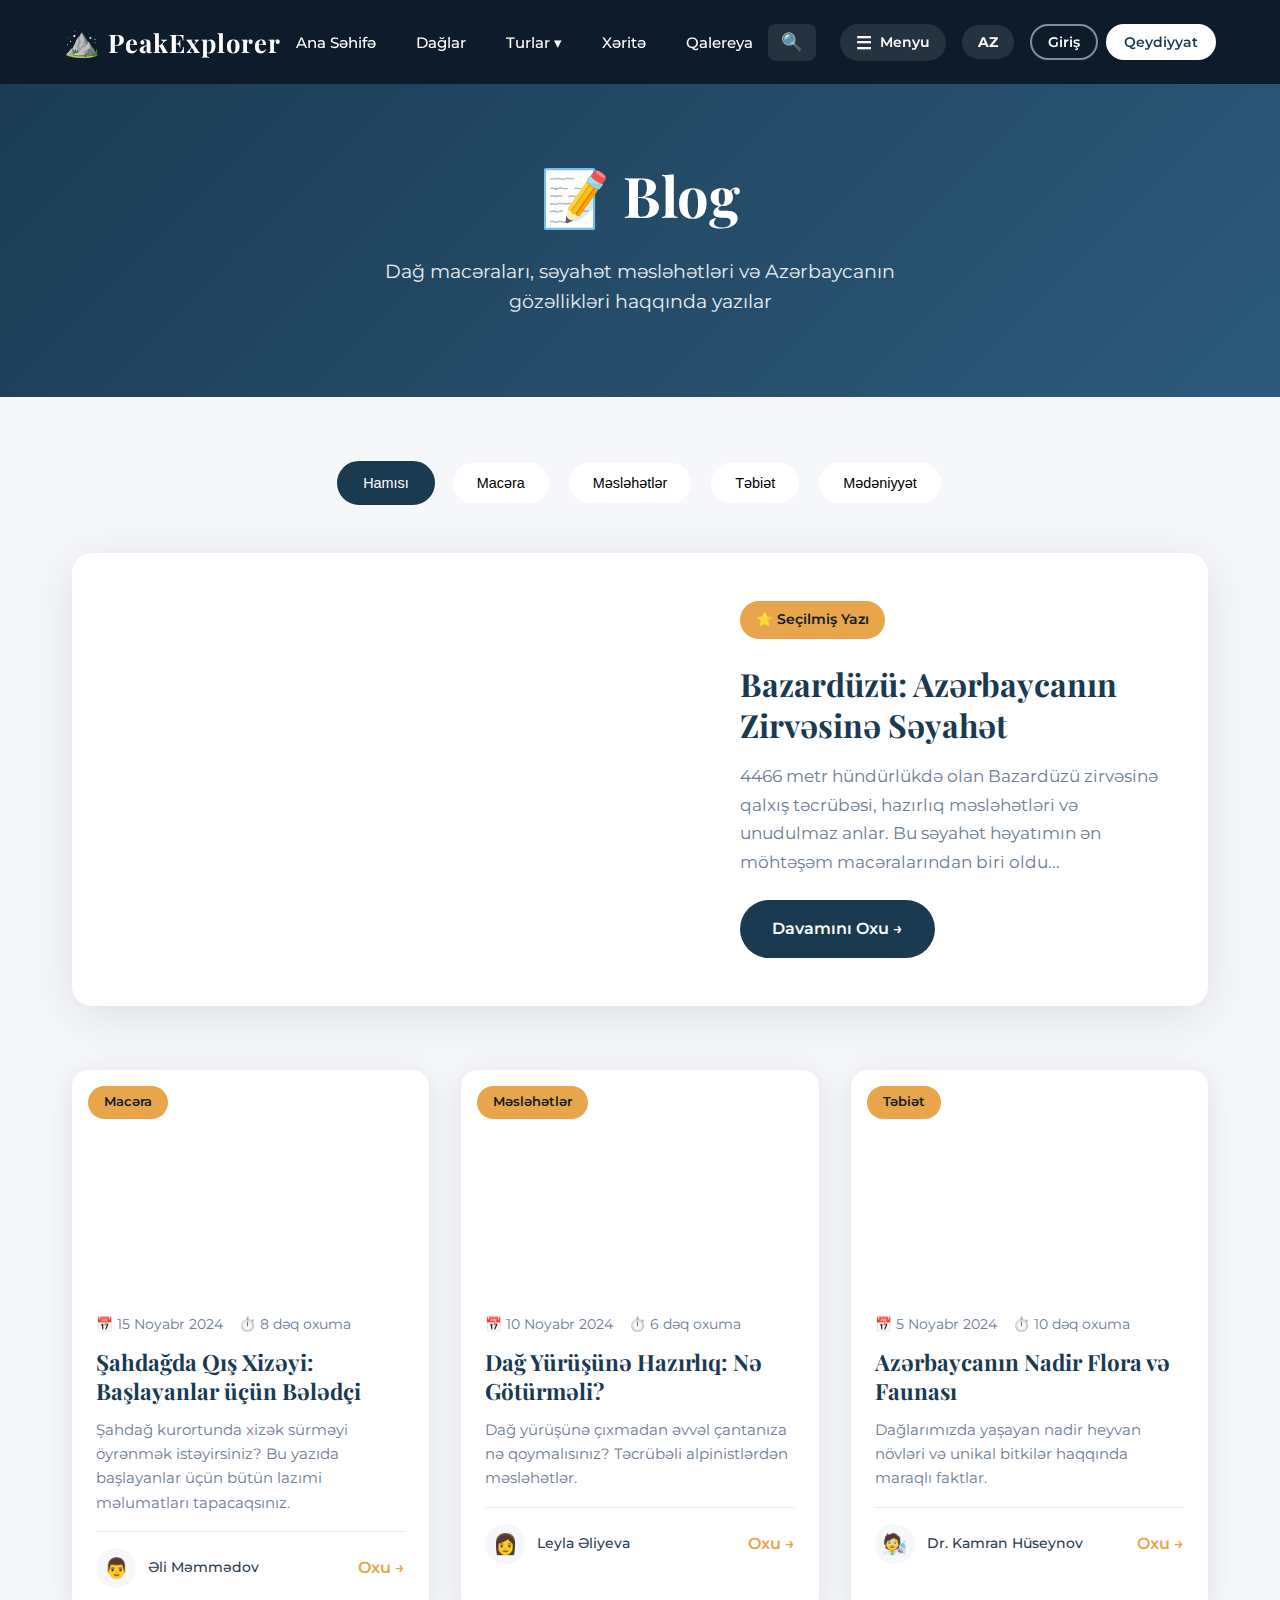
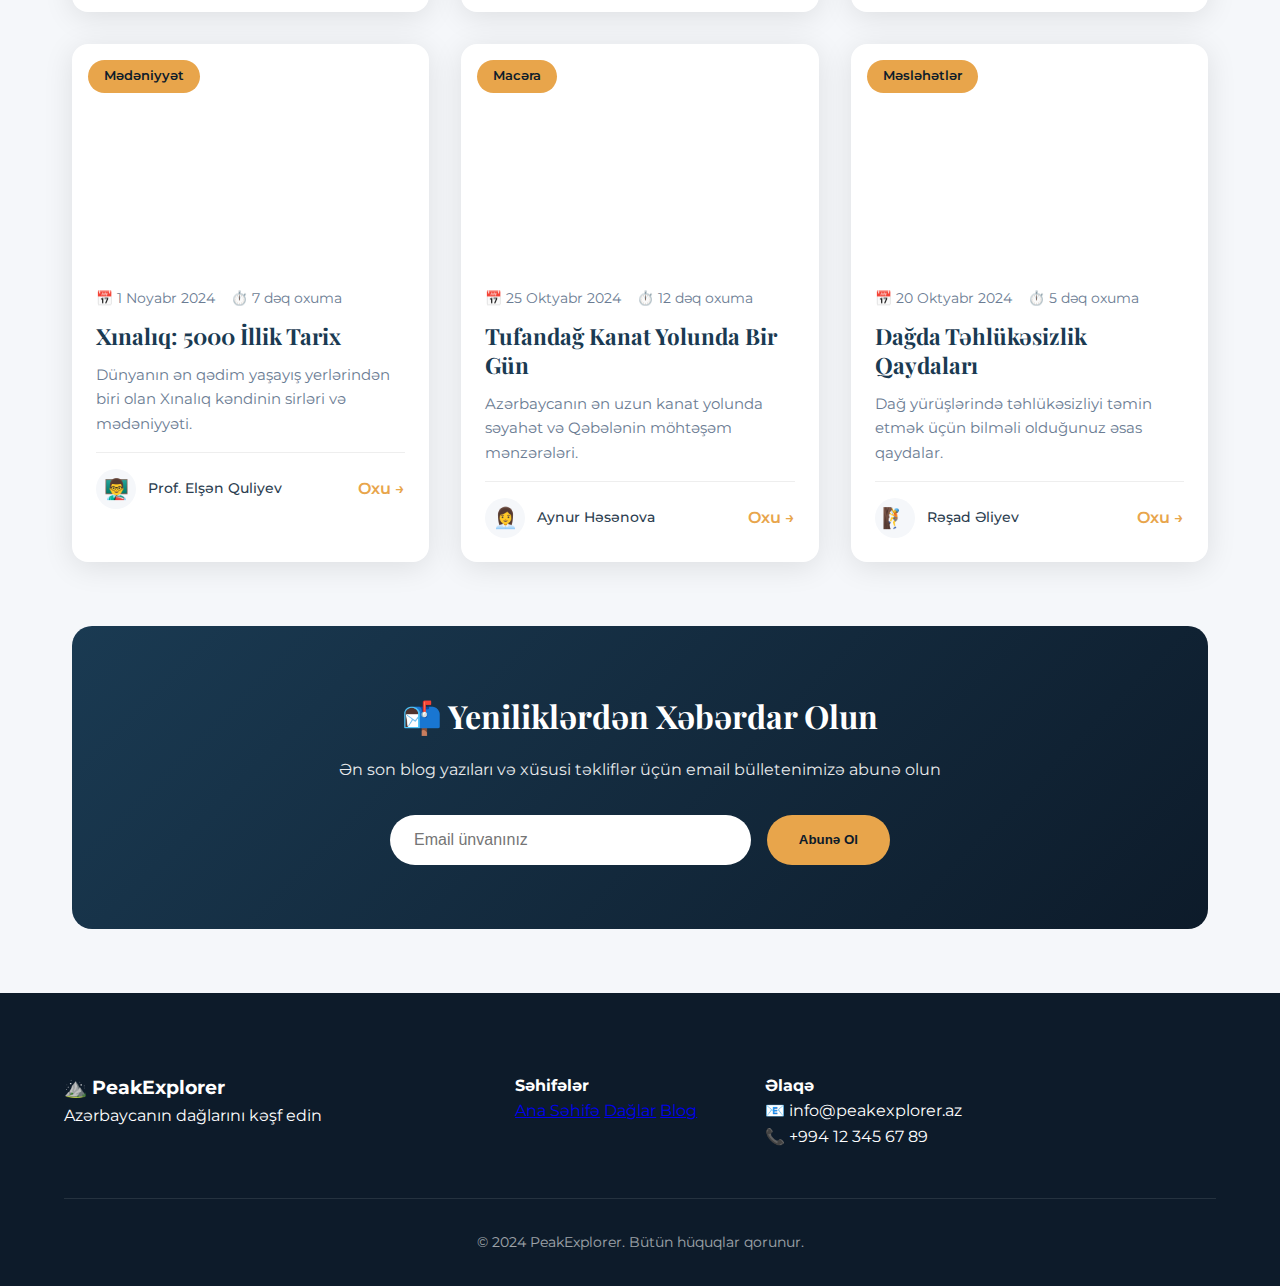
<file: blog.html>
﻿<!DOCTYPE html>
<html lang="az">
<head>
    <meta charset="UTF-8">
    <meta name="viewport" content="width=device-width, initial-scale=1.0">
    <title>Blog | PeakExplorer</title>
    <link rel="icon" href="data:image/svg+xml,<svg xmlns='http://www.w3.org/2000/svg' viewBox='0 0 100 100'><text y='0.9em' font-size='90'>⛰️</text></svg>">
    <link rel="stylesheet" href="style.css">
    <link rel="preconnect" href="https://fonts.googleapis.com">
    <link rel="preconnect" href="https://fonts.gstatic.com" crossorigin>
    <link href="https://fonts.googleapis.com/css2?family=Playfair+Display:wght@400;600;700&family=Montserrat:wght@300;400;500;600&display=swap" rel="stylesheet">
    <style>
        .blog-hero {
            background: linear-gradient(135deg, var(--color-primary) 0%, var(--color-secondary) 100%);
            padding: 150px 0 80px;
            text-align: center;
            color: white;
        }
        
        .blog-hero h1 {
            font-family: var(--font-heading);
            font-size: 3.5rem;
            margin-bottom: 1rem;
        }
        
        .blog-hero p {
            font-size: 1.2rem;
            opacity: 0.9;
            max-width: 600px;
            margin: 0 auto;
        }
        
        .blog-container {
            max-width: 1200px;
            margin: 0 auto;
            padding: 4rem 2rem;
        }
        
        .blog-categories {
            display: flex;
            justify-content: center;
            gap: 1rem;
            margin-bottom: 3rem;
            flex-wrap: wrap;
        }
        
        .category-btn {
            padding: 0.75rem 1.5rem;
            background: white;
            border: 2px solid var(--color-light);
            border-radius: 50px;
            font-size: 0.9rem;
            font-weight: 500;
            cursor: pointer;
            transition: all 0.3s ease;
        }
        
        .category-btn:hover,
        .category-btn.active {
            background: var(--color-primary);
            color: white;
            border-color: var(--color-primary);
        }
        
        .blog-grid {
            display: grid;
            grid-template-columns: repeat(auto-fill, minmax(350px, 1fr));
            gap: 2rem;
        }
        
        .blog-card {
            background: white;
            border-radius: 16px;
            overflow: hidden;
            box-shadow: 0 5px 30px rgba(0, 0, 0, 0.1);
            transition: all 0.3s ease;
        }
        
        .blog-card:hover {
            transform: translateY(-10px);
            box-shadow: 0 15px 50px rgba(0, 0, 0, 0.15);
        }
        
        .blog-card-image {
            height: 220px;
            background-size: cover;
            background-position: center;
            position: relative;
        }
        
        .blog-card-category {
            position: absolute;
            top: 1rem;
            left: 1rem;
            background: var(--color-accent);
            color: var(--color-dark);
            padding: 0.4rem 1rem;
            border-radius: 50px;
            font-size: 0.8rem;
            font-weight: 600;
        }
        
        .blog-card-content {
            padding: 1.5rem;
        }
        
        .blog-card-meta {
            display: flex;
            align-items: center;
            gap: 1rem;
            font-size: 0.85rem;
            color: var(--color-text-light);
            margin-bottom: 0.75rem;
        }
        
        .blog-card-title {
            font-family: var(--font-heading);
            font-size: 1.4rem;
            color: var(--color-primary);
            margin-bottom: 0.75rem;
            line-height: 1.3;
        }
        
        .blog-card-excerpt {
            color: var(--color-text-light);
            font-size: 0.95rem;
            line-height: 1.6;
            margin-bottom: 1rem;
        }
        
        .blog-card-footer {
            display: flex;
            justify-content: space-between;
            align-items: center;
            padding-top: 1rem;
            border-top: 1px solid #eee;
        }
        
        .blog-author {
            display: flex;
            align-items: center;
            gap: 0.75rem;
        }
        
        .blog-author-avatar {
            width: 40px;
            height: 40px;
            border-radius: 50%;
            background: var(--color-light);
            display: flex;
            align-items: center;
            justify-content: center;
            font-size: 1.25rem;
        }
        
        .blog-author-name {
            font-weight: 500;
            font-size: 0.9rem;
        }
        
        .blog-read-more {
            color: var(--color-accent);
            font-weight: 600;
            text-decoration: none;
            display: flex;
            align-items: center;
            gap: 0.5rem;
            transition: all 0.3s ease;
        }
        
        .blog-read-more:hover {
            color: var(--color-accent-dark);
            gap: 0.75rem;
        }
        
        /* Featured Post */
        .featured-post {
            background: white;
            border-radius: 20px;
            overflow: hidden;
            box-shadow: 0 10px 50px rgba(0, 0, 0, 0.1);
            margin-bottom: 4rem;
            display: grid;
            grid-template-columns: 1.2fr 1fr;
        }
        
        .featured-image {
            height: 100%;
            min-height: 400px;
            background-size: cover;
            background-position: center;
        }
        
        .featured-content {
            padding: 3rem;
            display: flex;
            flex-direction: column;
            justify-content: center;
        }
        
        .featured-badge {
            display: inline-flex;
            align-items: center;
            gap: 0.5rem;
            background: var(--color-accent);
            color: var(--color-dark);
            padding: 0.5rem 1rem;
            border-radius: 50px;
            font-size: 0.85rem;
            font-weight: 600;
            width: fit-content;
            margin-bottom: 1.5rem;
        }
        
        .featured-title {
            font-family: var(--font-heading);
            font-size: 2rem;
            color: var(--color-primary);
            margin-bottom: 1rem;
            line-height: 1.3;
        }
        
        .featured-excerpt {
            color: var(--color-text-light);
            font-size: 1.05rem;
            line-height: 1.7;
            margin-bottom: 1.5rem;
        }
        
        .featured-btn {
            display: inline-flex;
            align-items: center;
            gap: 0.5rem;
            background: var(--color-primary);
            color: white;
            padding: 1rem 2rem;
            border-radius: 50px;
            text-decoration: none;
            font-weight: 600;
            transition: all 0.3s ease;
            width: fit-content;
        }
        
        .featured-btn:hover {
            background: var(--color-secondary);
            transform: translateX(5px);
        }
        
        /* Newsletter */
        .newsletter-section {
            background: linear-gradient(135deg, var(--color-primary) 0%, var(--color-dark) 100%);
            padding: 4rem;
            border-radius: 20px;
            text-align: center;
            margin-top: 4rem;
            color: white;
        }
        
        .newsletter-section h2 {
            font-family: var(--font-heading);
            font-size: 2rem;
            margin-bottom: 1rem;
        }
        
        .newsletter-section p {
            opacity: 0.9;
            margin-bottom: 2rem;
        }
        
        .newsletter-form {
            display: flex;
            gap: 1rem;
            max-width: 500px;
            margin: 0 auto;
        }
        
        .newsletter-form input {
            flex: 1;
            padding: 1rem 1.5rem;
            border: none;
            border-radius: 50px;
            font-size: 1rem;
        }
        
        .newsletter-form button {
            background: var(--color-accent);
            color: var(--color-dark);
            border: none;
            padding: 1rem 2rem;
            border-radius: 50px;
            font-weight: 600;
            cursor: pointer;
            transition: all 0.3s ease;
        }
        
        .newsletter-form button:hover {
            background: var(--color-accent-dark);
        }
        
        @media (max-width: 768px) {
            .blog-hero h1 {
                font-size: 2.5rem;
            }
            
            .featured-post {
                grid-template-columns: 1fr;
            }
            
            .featured-image {
                min-height: 250px;
            }
            
            .blog-grid {
                grid-template-columns: 1fr;
            }
            
            .newsletter-form {
                flex-direction: column;
            }
        }
    </style>
</head>
<body>
    
    <nav class="navbar navbar-dark">
        <a href="index.html" class="logo">
            <span class="logo-icon">⛰️</span>
            <span class="logo-text">PeakExplorer</span>
        </a>
        <ul class="nav-links">
            <li><a href="index.html">Ana Səhifə</a></li>
            <li><a href="index.html#mountains">Dağlar</a></li>
            <li class="nav-dropdown-item">
                <a href="index.html#tours" class="nav-dropdown-trigger">Turlar ▾</a>
                <div class="nav-submenu">
                    <a href="index.html#tours" class="submenu-item">
                        <span class="submenu-icon">🌟</span>
                        <span>Popular Turlar</span>
                    </a>
                    <a href="hotels.html" class="submenu-item">
                        <span class="submenu-icon">🏨</span>
                        <span>Otellər</span>
                    </a>
                    <a href="restaurants.html" class="submenu-item">
                        <span class="submenu-icon">🍽️</span>
                        <span>Restoranlar</span>
                    </a>
                    <a href="car-rental.html" class="submenu-item">
                        <span class="submenu-icon">🚗</span>
                        <span>Maşın Kirayəsi</span>
                    </a>
                </div>
            </li>
            <li><a href="index.html#map">Xəritə</a></li>
            <li><a href="index.html#gallery">Qalereya</a></li>
        </ul>
        <div class="nav-actions">
            
            <div class="nav-search">
                <button class="search-toggle-btn" id="searchToggleBtn" title="Axtar">🔍</button>
            </div>
            
            
            <div class="nav-dropdown menu-dropdown">
                <button class="nav-dropdown-btn">
                    <span>☰</span>
                    <span>Menyu</span>
                </button>
                <div class="nav-dropdown-content">
                    <a href="about.html">Haqqımızda</a>
                    <a href="contact.html">Əlaqə</a>
                    <a href="blog.html" class="active">Blog</a>
                    <a href="faq.html">FAQ</a>
                </div>
            </div>
            
            
            <div class="nav-dropdown lang-dropdown">
                <button class="nav-dropdown-btn" id="langDropdownBtn">
                    <span class="lang-current">AZ</span>
                </button>
                <div class="nav-dropdown-content">
                    <button class="lang-option active" data-lang="az">
                        <span class="lang-flag">🇦🇿</span>
                        <span>Azərbaycan</span>
                    </button>
                    <button class="lang-option" data-lang="en">
                        <span class="lang-flag">🇬🇧</span>
                        <span>English</span>
                    </button>
                    <button class="lang-option" data-lang="ru">
                        <span class="lang-flag">🇷🇺</span>
                        <span>Русский</span>
                    </button>
                    <button class="lang-option" data-lang="tr">
                        <span class="lang-flag">🇹🇷</span>
                        <span>Türkçe</span>
                    </button>
                </div>
            </div>
            
            
            <div class="auth-buttons" id="authButtons">
                <button class="auth-btn login-btn" onclick="window.location.href='index.html'">Giriş</button>
                <button class="auth-btn signup-btn" onclick="window.location.href='index.html'">Qeydiyyat</button>
            </div>
            
            <div class="nav-dropdown user-dropdown" id="userProfile" style="display: none;">
                <button class="nav-dropdown-btn user-dropdown-btn" id="userDropdownBtn">
                    <span class="user-avatar" id="userAvatarNav">👤</span>
                    <span class="user-name" id="userName"></span>
                </button>
                <div class="nav-dropdown-content" id="userDropdownContent">
                    <a href="profile.html" class="dropdown-item">
                        <span>👤</span>
                        <span>Profil</span>
                    </a>
                    <button class="dropdown-item logout-item" onclick="logout()">
                        <span>🚪</span>
                        <span>Çıxış</span>
                    </button>
                </div>
            </div>
        </div>
    </nav>

    
    <div class="search-modal" id="searchModal">
        <div class="search-modal-content">
            <button class="search-close-btn" id="searchCloseBtn">✕</button>
            <div class="search-header">
                <h2 data-lang-az="Axtar" data-lang-en="Search" data-lang-ru="Поиск" data-lang-tr="Ara">Axtar</h2>
            </div>
            <div class="search-input-wrapper">
                <span class="search-icon">🔍</span>
                <input type="text" id="searchInput" placeholder="Dağ, tur və ya məkan axtar..." data-placeholder-az="Dağ, tur və ya məkan axtar..." data-placeholder-en="Search for mountains, tours or locations..." data-placeholder-ru="Поиск гор, туров или мест..." data-placeholder-tr="Dağ, tur veya yer ara...">
                <button class="search-clear-btn" id="searchClearBtn" style="display: none;">✕</button>
            </div>
            <div class="search-filters">
                <button class="search-filter-btn active" data-filter="all" data-lang-az="Hamısı" data-lang-en="All" data-lang-ru="Все" data-lang-tr="Tümü">Hamısı</button>
                <button class="search-filter-btn" data-filter="mountains" data-lang-az="Dağlar" data-lang-en="Mountains" data-lang-ru="Горы" data-lang-tr="Dağlar">Dağlar</button>
                <button class="search-filter-btn" data-filter="tours" data-lang-az="Turlar" data-lang-en="Tours" data-lang-ru="Туры" data-lang-tr="Turlar">Turlar</button>
            </div>
            <div class="search-results" id="searchResults">
                <div class="search-placeholder">
                    <span>🔍</span>
                    <p data-lang-az="Axtarış nəticələri burada görünəcək" data-lang-en="Search results will appear here" data-lang-ru="Результаты поиска появятся здесь" data-lang-tr="Arama sonuçları burada görünecek">Axtarış nəticələri burada görünəcək</p>
                </div>
            </div>
        </div>
    </div>

    
    <section class="blog-hero">
        <h1>📝 Blog</h1>
        <p>Dağ macəraları, səyahət məsləhətləri və Azərbaycanın gözəllikləri haqqında yazılar</p>
    </section>

    
    <div class="blog-container">
        
        <div class="blog-categories">
            <button class="category-btn active" data-category="all">Hamısı</button>
            <button class="category-btn" data-category="adventure">Macəra</button>
            <button class="category-btn" data-category="tips">Məsləhətlər</button>
            <button class="category-btn" data-category="nature">Təbiət</button>
            <button class="category-btn" data-category="culture">Mədəniyyət</button>
        </div>

        
        <article class="featured-post">
            <div class="featured-image" style="background-image: url('https://images.unsplash.com/photo-1464822759023-fed622ff2c3b?q=80&w=2070')"></div>
            <div class="featured-content">
                <span class="featured-badge">⭐ Seçilmiş Yazı</span>
                <h2 class="featured-title">Bazardüzü: Azərbaycanın Zirvəsinə Səyahət</h2>
                <p class="featured-excerpt">4466 metr hündürlükdə olan Bazardüzü zirvəsinə qalxış təcrübəsi, hazırlıq məsləhətləri və unudulmaz anlar. Bu səyahət həyatımın ən möhtəşəm macəralarından biri oldu...</p>
                <a href="javascript:void(0)" class="featured-btn" onclick="openBlogPost('featured')">Davamını Oxu →</a>
            </div>
        </article>

        
        <div class="blog-grid">
            <article class="blog-card" data-category="adventure">
                <div class="blog-card-image" style="background-image: url('https://images.unsplash.com/photo-1491002052546-bf38f186af56?q=80&w=2083')">
                    <span class="blog-card-category">Macəra</span>
                </div>
                <div class="blog-card-content">
                    <div class="blog-card-meta">
                        <span>📅 15 Noyabr 2024</span>
                        <span>⏱️ 8 dəq oxuma</span>
                    </div>
                    <h3 class="blog-card-title">Şahdağda Qış Xizəyi: Başlayanlar üçün Bələdçi</h3>
                    <p class="blog-card-excerpt">Şahdağ kurortunda xizək sürməyi öyrənmək istəyirsiniz? Bu yazıda başlayanlar üçün bütün lazımi məlumatları tapacaqsınız.</p>
                    <div class="blog-card-footer">
                        <div class="blog-author">
                            <span class="blog-author-avatar">👨</span>
                            <span class="blog-author-name">Əli Məmmədov</span>
                        </div>
                        <a href="javascript:void(0)" class="blog-read-more" onclick="openBlogPost('shahdag-ski')">Oxu →</a>
                    </div>
                </div>
            </article>

            <article class="blog-card" data-category="tips">
                <div class="blog-card-image" style="background-image: url('https://images.unsplash.com/photo-1551632811-561732d1e306?q=80&w=2070')">
                    <span class="blog-card-category">Məsləhətlər</span>
                </div>
                <div class="blog-card-content">
                    <div class="blog-card-meta">
                        <span>📅 10 Noyabr 2024</span>
                        <span>⏱️ 6 dəq oxuma</span>
                    </div>
                    <h3 class="blog-card-title">Dağ Yürüşünə Hazırlıq: Nə Götürməli?</h3>
                    <p class="blog-card-excerpt">Dağ yürüşünə çıxmadan əvvəl çantanıza nə qoymalısınız? Təcrübəli alpinistlərdən məsləhətlər.</p>
                    <div class="blog-card-footer">
                        <div class="blog-author">
                            <span class="blog-author-avatar">👩</span>
                            <span class="blog-author-name">Leyla Əliyeva</span>
                        </div>
                        <a href="javascript:void(0)" class="blog-read-more" onclick="openBlogPost('hiking-prep')">Oxu →</a>
                    </div>
                </div>
            </article>

            <article class="blog-card" data-category="nature">
                <div class="blog-card-image" style="background-image: url('https://images.unsplash.com/photo-1506905925346-21bda4d32df4?q=80&w=2070')">
                    <span class="blog-card-category">Təbiət</span>
                </div>
                <div class="blog-card-content">
                    <div class="blog-card-meta">
                        <span>📅 5 Noyabr 2024</span>
                        <span>⏱️ 10 dəq oxuma</span>
                    </div>
                    <h3 class="blog-card-title">Azərbaycanın Nadir Flora və Faunası</h3>
                    <p class="blog-card-excerpt">Dağlarımızda yaşayan nadir heyvan növləri və unikal bitkilər haqqında maraqlı faktlar.</p>
                    <div class="blog-card-footer">
                        <div class="blog-author">
                            <span class="blog-author-avatar">🧑‍🔬</span>
                            <span class="blog-author-name">Dr. Kamran Hüseynov</span>
                        </div>
                        <a href="javascript:void(0)" class="blog-read-more" onclick="openBlogPost('flora-fauna')">Oxu →</a>
                    </div>
                </div>
            </article>

            <article class="blog-card" data-category="culture">
                <div class="blog-card-image" style="background-image: url('https://images.unsplash.com/photo-1518709268805-4e9042af9f23?q=80&w=2084')">
                    <span class="blog-card-category">Mədəniyyət</span>
                </div>
                <div class="blog-card-content">
                    <div class="blog-card-meta">
                        <span>📅 1 Noyabr 2024</span>
                        <span>⏱️ 7 dəq oxuma</span>
                    </div>
                    <h3 class="blog-card-title">Xınalıq: 5000 İllik Tarix</h3>
                    <p class="blog-card-excerpt">Dünyanın ən qədim yaşayış yerlərindən biri olan Xınalıq kəndinin sirləri və mədəniyyəti.</p>
                    <div class="blog-card-footer">
                        <div class="blog-author">
                            <span class="blog-author-avatar">👨‍🏫</span>
                            <span class="blog-author-name">Prof. Elşən Quliyev</span>
                        </div>
                        <a href="javascript:void(0)" class="blog-read-more" onclick="openBlogPost('khinaliq')">Oxu →</a>
                    </div>
                </div>
            </article>

            <article class="blog-card" data-category="adventure">
                <div class="blog-card-image" style="background-image: url('https://images.unsplash.com/photo-1454496522488-7a8e488e8606?q=80&w=2076')">
                    <span class="blog-card-category">Macəra</span>
                </div>
                <div class="blog-card-content">
                    <div class="blog-card-meta">
                        <span>📅 25 Oktyabr 2024</span>
                        <span>⏱️ 12 dəq oxuma</span>
                    </div>
                    <h3 class="blog-card-title">Tufandağ Kanat Yolunda Bir Gün</h3>
                    <p class="blog-card-excerpt">Azərbaycanın ən uzun kanat yolunda səyahət və Qəbələnin möhtəşəm mənzərələri.</p>
                    <div class="blog-card-footer">
                        <div class="blog-author">
                            <span class="blog-author-avatar">👩‍💼</span>
                            <span class="blog-author-name">Aynur Həsənova</span>
                        </div>
                        <a href="javascript:void(0)" class="blog-read-more" onclick="openBlogPost('tufandag')">Oxu →</a>
                    </div>
                </div>
            </article>

            <article class="blog-card" data-category="tips">
                <div class="blog-card-image" style="background-image: url('https://images.unsplash.com/photo-1533240332313-0db49b459ad6?q=80&w=2074')">
                    <span class="blog-card-category">Məsləhətlər</span>
                </div>
                <div class="blog-card-content">
                    <div class="blog-card-meta">
                        <span>📅 20 Oktyabr 2024</span>
                        <span>⏱️ 5 dəq oxuma</span>
                    </div>
                    <h3 class="blog-card-title">Dağda Təhlükəsizlik Qaydaları</h3>
                    <p class="blog-card-excerpt">Dağ yürüşlərində təhlükəsizliyi təmin etmək üçün bilməli olduğunuz əsas qaydalar.</p>
                    <div class="blog-card-footer">
                        <div class="blog-author">
                            <span class="blog-author-avatar">🧗</span>
                            <span class="blog-author-name">Rəşad Əliyev</span>
                        </div>
                        <a href="javascript:void(0)" class="blog-read-more" onclick="openBlogPost('safety')">Oxu →</a>
                    </div>
                </div>
            </article>
        </div>

        
        <div class="newsletter-section">
            <h2>📬 Yeniliklərdən Xəbərdar Olun</h2>
            <p>Ən son blog yazıları və xüsusi təkliflər üçün email bülletenimizə abunə olun</p>
            <form class="newsletter-form" onsubmit="subscribeNewsletter(event)">
                <input type="email" placeholder="Email ünvanınız" required>
                <button type="submit">Abunə Ol</button>
            </form>
        </div>
    </div>

    
    <footer class="footer">
        <div class="footer-content">
            <div class="footer-section">
                <h3>⛰️ PeakExplorer</h3>
                <p>Azərbaycanın dağlarını kəşf edin</p>
            </div>
            <div class="footer-section">
                <h4>Səhifələr</h4>
                <a href="index.html">Ana Səhifə</a>
                <a href="index.html#mountains">Dağlar</a>
                <a href="blog.html">Blog</a>
            </div>
            <div class="footer-section">
                <h4>Əlaqə</h4>
                <p>📧 info@peakexplorer.az</p>
                <p>📞 +994 12 345 67 89</p>
            </div>
        </div>
        <div class="footer-bottom">
            <p>© 2024 PeakExplorer. Bütün hüquqlar qorunur.</p>
        </div>
    </footer>

    
    <div class="blog-modal" id="blogModal">
        <div class="blog-modal-content">
            <button class="blog-modal-close" onclick="closeBlogModal()">✕</button>
            <div class="blog-modal-image" id="modalImage"></div>
            <div class="blog-modal-body">
                <span class="blog-modal-category" id="modalCategory">Kateqoriya</span>
                <h1 class="blog-modal-title" id="modalTitle">Başlıq</h1>
                <div class="blog-modal-meta">
                    <span id="modalDate">📅 Tarix</span>
                    <span id="modalReadTime">⏱️ Oxuma vaxtı</span>
                    <span id="modalAuthor">✍️ Müəllif</span>
                </div>
                <div class="blog-modal-text" id="modalText">
                    Mətn...
                </div>
                <div class="blog-modal-tags">
                    <span class="blog-tag">#dağlar</span>
                    <span class="blog-tag">#səyahət</span>
                    <span class="blog-tag">#Azərbaycan</span>
                </div>
                <div class="blog-modal-share">
                    <span>Paylaş:</span>
                    <button onclick="sharePost('facebook')">📘 Facebook</button>
                    <button onclick="sharePost('twitter')">🐦 Twitter</button>
                    <button onclick="sharePost('whatsapp')">💬 WhatsApp</button>
                </div>
            </div>
        </div>
    </div>

    <style>
        .blog-modal {
            display: none;
            position: fixed;
            top: 0;
            left: 0;
            width: 100%;
            height: 100%;
            background: rgba(0, 0, 0, 0.8);
            z-index: 10000;
            overflow-y: auto;
            padding: 2rem;
        }
        
        .blog-modal.active {
            display: flex;
            justify-content: center;
            align-items: flex-start;
        }
        
        .blog-modal-content {
            background: white;
            border-radius: 20px;
            max-width: 800px;
            width: 100%;
            margin: 2rem auto;
            overflow: hidden;
            position: relative;
        }
        
        .blog-modal-close {
            position: absolute;
            top: 1rem;
            right: 1rem;
            width: 40px;
            height: 40px;
            border: none;
            background: white;
            border-radius: 50%;
            font-size: 1.25rem;
            cursor: pointer;
            z-index: 10;
            transition: all 0.3s ease;
        }
        
        .blog-modal-close:hover {
            background: #ff4757;
            color: white;
        }
        
        .blog-modal-image {
            height: 350px;
            background-size: cover;
            background-position: center;
        }
        
        .blog-modal-body {
            padding: 2rem;
        }
        
        .blog-modal-category {
            display: inline-block;
            background: var(--color-accent);
            color: var(--color-dark);
            padding: 0.4rem 1rem;
            border-radius: 50px;
            font-size: 0.85rem;
            font-weight: 600;
            margin-bottom: 1rem;
        }
        
        .blog-modal-title {
            font-family: var(--font-heading);
            font-size: 2rem;
            color: var(--color-primary);
            margin-bottom: 1rem;
            line-height: 1.3;
        }
        
        .blog-modal-meta {
            display: flex;
            gap: 1.5rem;
            margin-bottom: 1.5rem;
            color: var(--color-text-light);
            font-size: 0.9rem;
            flex-wrap: wrap;
        }
        
        .blog-modal-text {
            color: var(--color-text);
            line-height: 1.8;
            font-size: 1.05rem;
        }
        
        .blog-modal-text p {
            margin-bottom: 1rem;
        }
        
        .blog-modal-text h3 {
            font-family: var(--font-heading);
            color: var(--color-primary);
            margin: 1.5rem 0 1rem;
        }
        
        .blog-modal-text ul {
            margin: 1rem 0;
            padding-left: 1.5rem;
        }
        
        .blog-modal-text li {
            margin-bottom: 0.5rem;
        }
        
        .blog-modal-tags {
            display: flex;
            gap: 0.5rem;
            margin: 2rem 0;
            flex-wrap: wrap;
        }
        
        .blog-tag {
            background: var(--color-light);
            padding: 0.4rem 1rem;
            border-radius: 50px;
            font-size: 0.85rem;
            color: var(--color-text-light);
        }
        
        .blog-modal-share {
            display: flex;
            align-items: center;
            gap: 1rem;
            padding-top: 1.5rem;
            border-top: 1px solid #eee;
            flex-wrap: wrap;
        }
        
        .blog-modal-share span {
            font-weight: 600;
            color: var(--color-text);
        }
        
        .blog-modal-share button {
            background: var(--color-light);
            border: none;
            padding: 0.5rem 1rem;
            border-radius: 50px;
            cursor: pointer;
            transition: all 0.3s ease;
        }
        
        .blog-modal-share button:hover {
            background: var(--color-primary);
            color: white;
        }
        
        @media (max-width: 768px) {
            .blog-modal-title {
                font-size: 1.5rem;
            }
            
            .blog-modal-image {
                height: 200px;
            }
        }
    </style>

    <script>
        const blogPosts = {
            'featured': {
                title: 'Bazardüzü: Azərbaycanın Zirvəsinə Səyahət',
                category: 'Macəra',
                date: '20 Noyabr 2024',
                readTime: '15 dəq oxuma',
                author: 'Tural Həsənov',
                image: 'https://images.unsplash.com/photo-1464822759023-fed622ff2c3b?q=80&w=2070',
                content: `
                    <p>4466 metr hündürlükdə olan Bazardüzü zirvəsinə qalxış təcrübəsi, hazırlıq məsləhətləri və unudulmaz anlar. Bu səyahət həyatımın ən möhtəşəm macəralarından biri oldu.</p>
                    
                    <h3>Hazırlıq Mərhələsi</h3>
                    <p>Bazardüzü zirvəsinə qalxış üçün ciddi hazırlıq tələb olunur. Ən azı 3-4 ay əvvəldən fiziki hazırlığa başlamaq lazımdır. Gündəlik qaçış, dağ yürüşləri və güc məşqləri mütləqdir.</p>
                    
                    <h3>Lazımi Avadanlıq</h3>
                    <ul>
                        <li>Professional alpinizm çəkmələri</li>
                        <li>Qış geyimləri və termal alt paltarları</li>
                        <li>Alpinizm ipi və karabinlər</li>
                        <li>Buz baltası və kramponlar</li>
                        <li>Çadır və yataq torbası (-20°C)</li>
                    </ul>
                    
                    <h3>Marşrut</h3>
                    <p>Ləzə kəndindən başlayan marşrut 2-3 gün çəkir. İlk gün baza düşərgəsinə qədər yürüş, ikinci gün zirvəyə qalxış və geri dönüş.</p>
                    
                    <h3>Zirvədə</h3>
                    <p>Zirvəyə çatdığınız an bütün yorğunluğu unudursunuz. 360 dərəcə panoramik mənzərə, Qafqaz silsiləsinin möhtəşəm görünüşü və Azərbaycanın ən hündür nöqtəsində olmaq hissi təsvirəgəlməzdir.</p>
                `
            },
            'shahdag-ski': {
                title: 'Şahdağda Qış Xizəyi: Başlayanlar üçün Bələdçi',
                category: 'Macəra',
                date: '15 Noyabr 2024',
                readTime: '8 dəq oxuma',
                author: 'Əli Məmmədov',
                image: 'https://images.unsplash.com/photo-1491002052546-bf38f186af56?q=80&w=2083',
                content: `
                    <p>Şahdağ kurortunda xizək sürməyi öyrənmək istəyirsiniz? Bu yazıda başlayanlar üçün bütün lazımi məlumatları tapacaqsınız.</p>
                    
                    <h3>Şahdağ Haqqında</h3>
                    <p>Şahdağ Azərbaycanın ən müasir qış idmanı kurortudur. 2012-ci ildə açılıb və hər il minlərlə turisti cəlb edir.</p>
                    
                    <h3>Xizək Dərsləri</h3>
                    <p>Kurortda professional instruktorlar var. Başlayanlar üçün 2-3 saatlıq dərslər kifayətdir. Qiymət təxminən 50-80 AZN arasındadır.</p>
                    
                    <h3>Avadanlıq Kirayəsi</h3>
                    <ul>
                        <li>Xizək dəsti: 40-60 AZN/gün</li>
                        <li>Snowboard: 50-70 AZN/gün</li>
                        <li>Dəbilqə: 10 AZN/gün</li>
                        <li>Geyim: 30-50 AZN/gün</li>
                    </ul>
                    
                    <h3>Ən Yaxşı Vaxt</h3>
                    <p>Dekabr-Mart ayları xizək üçün ən yaxşı dövrdür. Qar örtüyü bu aylarda ən qalın olur.</p>
                `
            },
            'hiking-prep': {
                title: 'Dağ Yürüşünə Hazırlıq: Nə Götürməli?',
                category: 'Məsləhətlər',
                date: '10 Noyabr 2024',
                readTime: '6 dəq oxuma',
                author: 'Leyla Əliyeva',
                image: 'https://images.unsplash.com/photo-1551632811-561732d1e306?q=80&w=2070',
                content: `
                    <p>Dağ yürüşünə çıxmadan əvvəl çantanıza nə qoymalısınız? Təcrübəli alpinistlərdən məsləhətlər.</p>
                    
                    <h3>Əsas Avadanlıq</h3>
                    <ul>
                        <li>Rahat trekking ayaqqabıları</li>
                        <li>Su keçirməyən gödəkçə</li>
                        <li>Trekking çubuqları</li>
                        <li>Günəş eynəyi və şlyapa</li>
                        <li>Baş lampası</li>
                    </ul>
                    
                    <h3>Qidalanma</h3>
                    <ul>
                        <li>Ən azı 2 litr su</li>
                        <li>Enerji barları</li>
                        <li>Quru meyvələr</li>
                        <li>Sendviçlər</li>
                    </ul>
                    
                    <h3>Təhlükəsizlik</h3>
                    <ul>
                        <li>İlk yardım dəsti</li>
                        <li>Fit (fitil)</li>
                        <li>Xəritə və kompas</li>
                        <li>Telefon + əlavə batareya</li>
                    </ul>
                `
            },
            'flora-fauna': {
                title: 'Azərbaycanın Nadir Flora və Faunası',
                category: 'Təbiət',
                date: '5 Noyabr 2024',
                readTime: '10 dəq oxuma',
                author: 'Dr. Kamran Hüseynov',
                image: 'https://images.unsplash.com/photo-1506905925346-21bda4d32df4?q=80&w=2070',
                content: `
                    <p>Dağlarımızda yaşayan nadir heyvan növləri və unikal bitkilər haqqında maraqlı faktlar.</p>
                    
                    <h3>Nadir Heyvanlar</h3>
                    <p>Azərbaycan dağlarında bir çox nadir heyvan növü yaşayır:</p>
                    <ul>
                        <li><strong>Qafqaz bəbiri</strong> - Ən nadir böyük pişik növü</li>
                        <li><strong>Bezoar keçisi</strong> - Dağ keçilərinin əcdadı</li>
                        <li><strong>Qafqaz tetrası</strong> - Endemik quş növü</li>
                        <li><strong>Cüyür</strong> - Nadir maral növü</li>
                    </ul>
                    
                    <h3>Unikal Bitkilər</h3>
                    <p>Azərbaycanın dağ florasında 4500-dən çox bitki növü var. Bunların 950-si endemikdir.</p>
                    
                    <h3>Qorunan Ərazilər</h3>
                    <p>Bu nadir növləri qorumaq üçün bir neçə milli park yaradılıb: Şahdağ, Hirkan, Qobustan və s.</p>
                `
            },
            'khinaliq': {
                title: 'Xınalıq: 5000 İllik Tarix',
                category: 'Mədəniyyət',
                date: '1 Noyabr 2024',
                readTime: '7 dəq oxuma',
                author: 'Prof. Elşən Quliyev',
                image: 'https://images.unsplash.com/photo-1518709268805-4e9042af9f23?q=80&w=2084',
                content: `
                    <p>Dünyanın ən qədim yaşayış yerlərindən biri olan Xınalıq kəndinin sirləri və mədəniyyəti.</p>
                    
                    <h3>Tarixi</h3>
                    <p>Xınalıq kəndi 5000 ildən çox tarixə malikdir. Dəniz səviyyəsindən 2350 metr yüksəklikdə yerləşir.</p>
                    
                    <h3>Unikal Dil</h3>
                    <p>Xınalıq dili dünyada yalnız bu kənddə danışılır. Təxminən 2000 nəfər bu dildə danışır.</p>
                    
                    <h3>Mədəniyyət</h3>
                    <p>Xınalıqlılar öz ənənəvi həyat tərzini qoruyub saxlayıblar. Xalça toxuculuğu, maldarlıq və əkinçilik əsas məşğuliyyətləridir.</p>
                    
                    <h3>Ziyarət</h3>
                    <p>Kəndə Qubadan 2-3 saatlıq yolla çatmaq olar. Yay ayları ziyarət üçün ən yaxşı vaxtdır.</p>
                `
            },
            'tufandag': {
                title: 'Tufandağ Kanat Yolunda Bir Gün',
                category: 'Macəra',
                date: '25 Oktyabr 2024',
                readTime: '12 dəq oxuma',
                author: 'Aynur Həsənova',
                image: 'https://images.unsplash.com/photo-1454496522488-7a8e488e8606?q=80&w=2076',
                content: `
                    <p>Azərbaycanın ən uzun kanat yolunda səyahət və Qəbələnin möhtəşəm mənzərələri.</p>
                    
                    <h3>Kanat Yolu</h3>
                    <p>Tufandağ kanat yolu 3.2 km uzunluğundadır - Azərbaycanda ən uzun. Yol 15-20 dəqiqə çəkir.</p>
                    
                    <h3>Mənzərələr</h3>
                    <p>Kanat yolunda Qəbələnin meşələri, dağları və vadilərinin panoramik görünüşü açılır.</p>
                    
                    <h3>Qiymətlər</h3>
                    <ul>
                        <li>Böyüklər: 15 AZN</li>
                        <li>Uşaqlar: 10 AZN</li>
                        <li>İş günləri endirimli</li>
                    </ul>
                    
                    <h3>Zirvədə</h3>
                    <p>Zirvədə kafe, baxış meydançası və yürüş cığırları var. Qışda xizək pistləri açılır.</p>
                `
            },
            'safety': {
                title: 'Dağda Təhlükəsizlik Qaydaları',
                category: 'Məsləhətlər',
                date: '20 Oktyabr 2024',
                readTime: '5 dəq oxuma',
                author: 'Rəşad Əliyev',
                image: 'https://images.unsplash.com/photo-1533240332313-0db49b459ad6?q=80&w=2074',
                content: `
                    <p>Dağ yürüşlərində təhlükəsizliyi təmin etmək üçün bilməli olduğunuz əsas qaydalar.</p>
                    
                    <h3>Planlaşdırma</h3>
                    <ul>
                        <li>Hava proqnozunu yoxlayın</li>
                        <li>Marşrutu öncədən öyrənin</li>
                        <li>Kimisə məlumatlandırın</li>
                    </ul>
                    
                    <h3>Yürüş Zamanı</h3>
                    <ul>
                        <li>Tək getməyin</li>
                        <li>Cığırdan çıxmayın</li>
                        <li>Tempinizi tənzimləyin</li>
                        <li>Hidrasiyaya diqqət edin</li>
                    </ul>
                    
                    <h3>Təcili Hallar</h3>
                    <ul>
                        <li>Sakit qalın</li>
                        <li>112-yə zəng edin</li>
                        <li>Yerinizdə qalın</li>
                        <li>Görünən olun</li>
                    </ul>
                `
            }
        };
        document.querySelectorAll('.category-btn').forEach(btn => {
            btn.addEventListener('click', function() {
                document.querySelectorAll('.category-btn').forEach(b => b.classList.remove('active'));
                this.classList.add('active');
                
                const category = this.dataset.category;
                document.querySelectorAll('.blog-card').forEach(card => {
                    if (category === 'all' || card.dataset.category === category) {
                        card.style.display = 'block';
                    } else {
                        card.style.display = 'none';
                    }
                });
            });
        });
        function openBlogPost(postId) {
            const post = blogPosts[postId];
            if (!post) return;
            
            document.getElementById('modalImage').style.backgroundImage = `url('${post.image}')`;
            document.getElementById('modalCategory').textContent = post.category;
            document.getElementById('modalTitle').textContent = post.title;
            document.getElementById('modalDate').textContent = '📅 ' + post.date;
            document.getElementById('modalReadTime').textContent = '⏱️ ' + post.readTime;
            document.getElementById('modalAuthor').textContent = '✍️ ' + post.author;
            document.getElementById('modalText').innerHTML = post.content;
            
            document.getElementById('blogModal').classList.add('active');
            document.body.style.overflow = 'hidden';
        }
        
        function closeBlogModal() {
            document.getElementById('blogModal').classList.remove('active');
            document.body.style.overflow = 'auto';
        }
        document.addEventListener('keydown', function(e) {
            if (e.key === 'Escape') closeBlogModal();
        });
        document.getElementById('blogModal').addEventListener('click', function(e) {
            if (e.target === this) closeBlogModal();
        });
        function sharePost(platform) {
            const url = window.location.href;
            const title = document.getElementById('modalTitle').textContent;
            
            let shareUrl;
            switch(platform) {
                case 'facebook':
                    shareUrl = `https://www.facebook.com/sharer/sharer.php?u=${encodeURIComponent(url)}`;
                    break;
                case 'twitter':
                    shareUrl = `https://twitter.com/intent/tweet?text=${encodeURIComponent(title)}&url=${encodeURIComponent(url)}`;
                    break;
                case 'whatsapp':
                    shareUrl = `https://wa.me/?text=${encodeURIComponent(title + ' ' + url)}`;
                    break;
            }
            
            window.open(shareUrl, '_blank', 'width=600,height=400');
        }
        function subscribeNewsletter(e) {
            e.preventDefault();
            const email = e.target.querySelector('input').value;
            alert('Təşəkkür edirik! ' + email + ' ünvanına abunə oldunuz.');
            e.target.reset();
        }
        
        const CURRENT_USER_KEY = 'peakexplorer_current_user';
        function checkSession() {
            const savedUser = localStorage.getItem(CURRENT_USER_KEY);
            if (savedUser) {
                try {
                    const user = JSON.parse(savedUser);
                    document.getElementById('authButtons').style.display = 'none';
                    document.getElementById('userProfile').style.display = 'block';
                    document.getElementById('userName').textContent = user.name || 'İstifadəçi';
                } catch (e) {}
            }
        }
        function logout() {
            localStorage.removeItem(CURRENT_USER_KEY);
            window.location.reload();
        }
        checkSession();
        
        document.getElementById('userDropdownBtn')?.addEventListener('click', function(e) {
            e.stopPropagation();
            const dropdown = this.closest('.nav-dropdown');
            const isActive = dropdown.classList.contains('active');
            document.querySelectorAll('.nav-dropdown').forEach(d => d.classList.remove('active'));
            if (!isActive) dropdown.classList.add('active');
        });
        
        // Language system
        let currentLanguage = localStorage.getItem('language') || 'az';
        
        const langFlags = { 'az': '🇦🇿', 'en': '🇬🇧', 'ru': '🇷🇺', 'tr': '🇹🇷' };
        const langNames = { 'az': 'AZ', 'en': 'EN', 'ru': 'RU', 'tr': 'TR' };
        
        function changeLanguage(lang) {
            currentLanguage = lang;
            localStorage.setItem('language', lang);
            
            // Update language option buttons
            document.querySelectorAll('.lang-option').forEach(btn => {
                btn.classList.toggle('active', btn.dataset.lang === lang);
            });
            document.querySelectorAll('.lang-btn').forEach(btn => {
                btn.classList.toggle('active', btn.dataset.lang === lang);
            });
            
            // Update language dropdown button
            const langBtn = document.getElementById('langDropdownBtn');
            if (langBtn) {
                const flagEl = langBtn.querySelector('.lang-flag');
                const currentEl = langBtn.querySelector('.lang-current');
                if (flagEl) flagEl.textContent = langFlags[lang];
                if (currentEl) currentEl.textContent = langNames[lang];
            }
            
            // Update all elements with data-lang attributes
            document.querySelectorAll('[data-lang-az]').forEach(el => {
                const text = el.getAttribute(`data-lang-${lang}`) || el.getAttribute('data-lang-az');
                if (text) el.textContent = text;
            });
            
            // Update placeholders
            document.querySelectorAll('[data-placeholder-az]').forEach(el => {
                const placeholder = el.getAttribute(`data-placeholder-${lang}`) || el.getAttribute('data-placeholder-az');
                if (placeholder) el.placeholder = placeholder;
            });
            
            // Update select options
            document.querySelectorAll('select option[data-lang-az]').forEach(option => {
                const text = option.getAttribute(`data-lang-${lang}`) || option.getAttribute('data-lang-az');
                if (text) option.textContent = text;
            });
            
            // Update HTML lang attribute
            document.documentElement.lang = lang;
            
            // Close dropdowns
            document.querySelectorAll('.nav-dropdown').forEach(d => d.classList.remove('active'));
        }
        
        document.addEventListener('DOMContentLoaded', function() {
            changeLanguage(currentLanguage);
            
            document.querySelectorAll('.nav-dropdown-btn').forEach(btn => {
                btn.addEventListener('click', function(e) {
                    e.stopPropagation();
                    const dropdown = this.closest('.nav-dropdown');
                    const isActive = dropdown.classList.contains('active');
                    document.querySelectorAll('.nav-dropdown').forEach(d => d.classList.remove('active'));
                    if (!isActive) dropdown.classList.add('active');
                });
            });
            
            document.addEventListener('click', function(e) {
                if (!e.target.closest('.nav-dropdown')) {
                    document.querySelectorAll('.nav-dropdown').forEach(d => d.classList.remove('active'));
                }
            });
            
            document.querySelectorAll('.lang-option').forEach(btn => {
                btn.addEventListener('click', () => changeLanguage(btn.dataset.lang));
            });
            document.querySelectorAll('.lang-btn').forEach(btn => {
                btn.addEventListener('click', () => changeLanguage(btn.dataset.lang));
            });
            
            // Search modal functions
            function openSearchModal() {
                const modal = document.getElementById('searchModal');
                if (modal) {
                    modal.classList.add('active');
                    const input = document.getElementById('searchInput');
                    if (input) input.focus();
                }
            }
            
            function closeSearchModal() {
                const modal = document.getElementById('searchModal');
                if (modal) {
                    modal.classList.remove('active');
                    const input = document.getElementById('searchInput');
                    if (input) input.value = '';
                    const results = document.getElementById('searchResults');
                    if (results) {
                        results.innerHTML = `
                            <div class="search-placeholder">
                                <span>🔍</span>
                                <p data-lang-az="Axtarış nəticələri burada görünəcək" data-lang-en="Search results will appear here" data-lang-ru="Результаты поиска появятся здесь" data-lang-tr="Arama sonuçları burada görünecek">Axtarış nəticələri burada görünəcək</p>
                            </div>
                        `;
                    }
                }
            }
            
            const searchToggleBtn = document.getElementById('searchToggleBtn');
            const searchCloseBtn = document.getElementById('searchCloseBtn');
            const searchModal = document.getElementById('searchModal');
            
            if (searchToggleBtn) {
                searchToggleBtn.addEventListener('click', openSearchModal);
            }
            
            if (searchCloseBtn) {
                searchCloseBtn.addEventListener('click', closeSearchModal);
            }
            
            if (searchModal) {
                searchModal.addEventListener('click', function(e) {
                    if (e.target === this) closeSearchModal();
                });
            }
            
            // Close on Escape key
            document.addEventListener('keydown', function(e) {
                if (e.key === 'Escape') {
                    closeSearchModal();
                }
            });
        });
    </script>
</body>
</html>
</file>
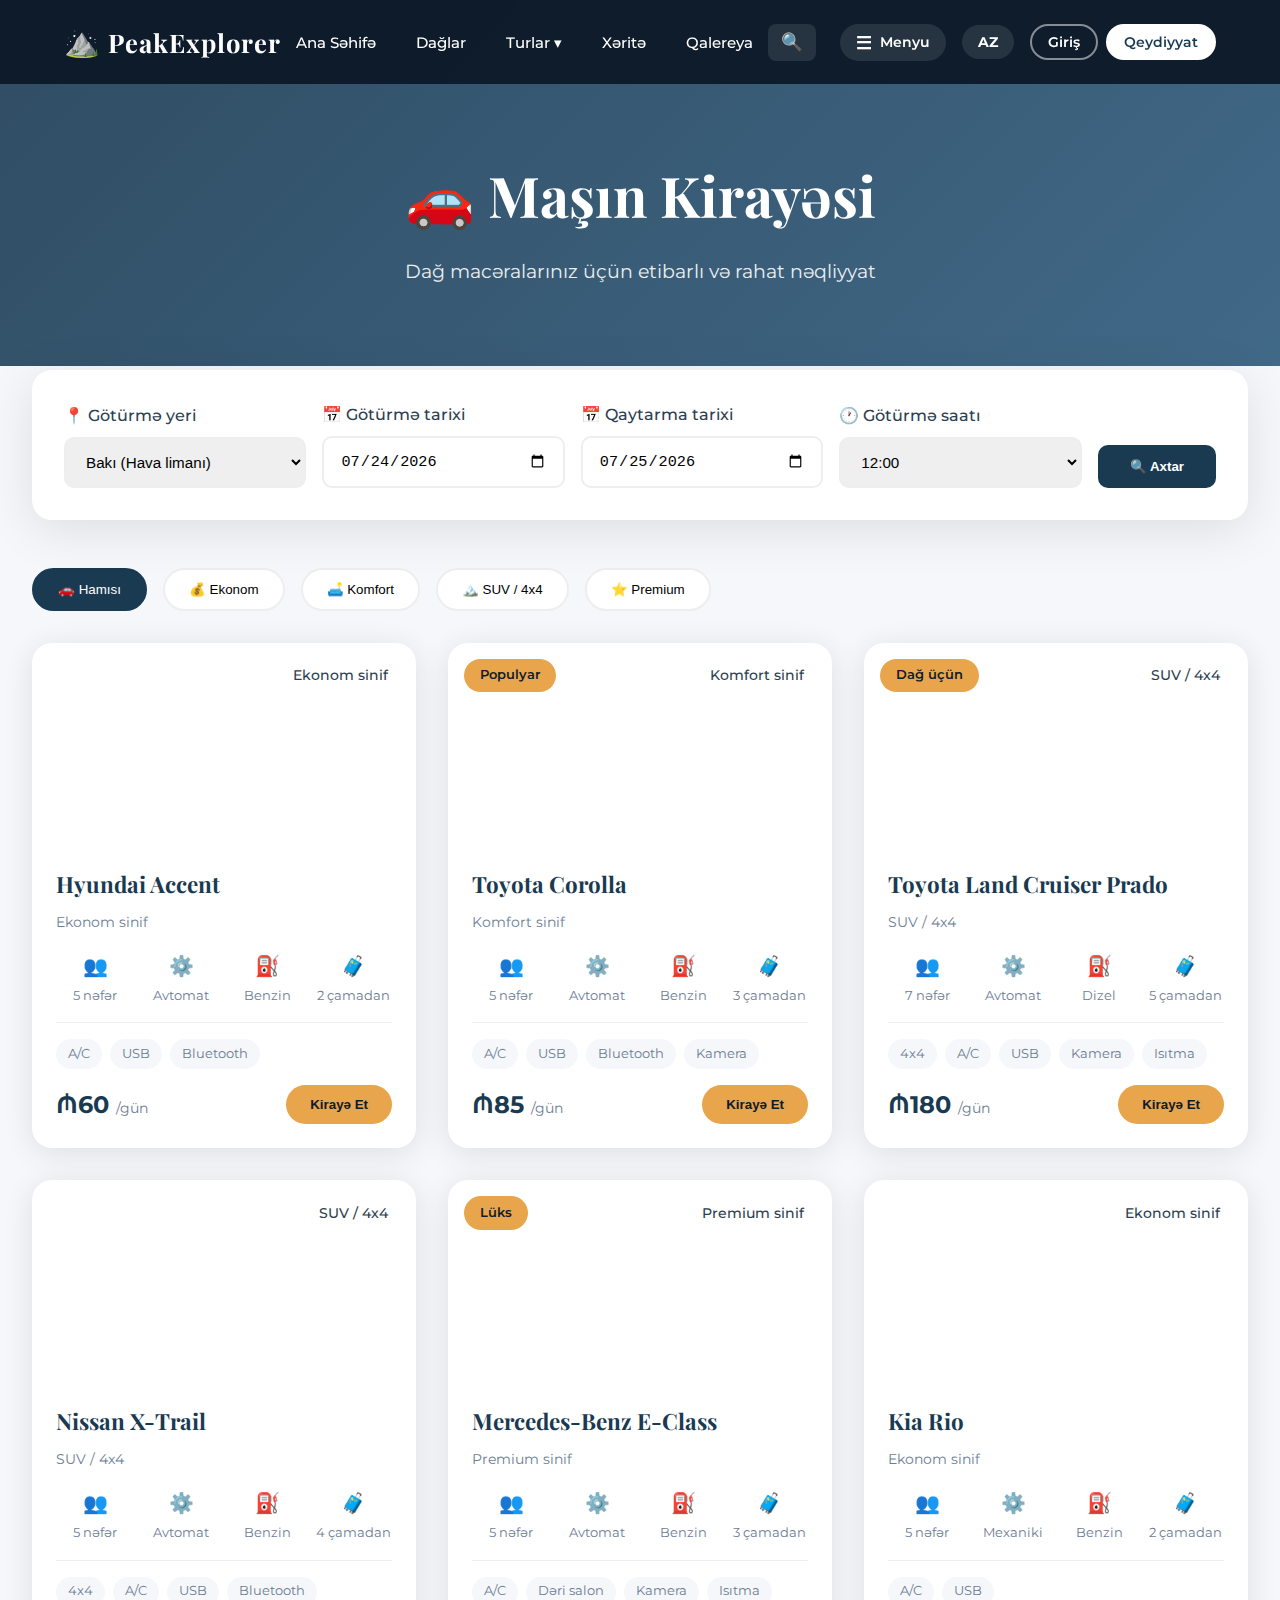
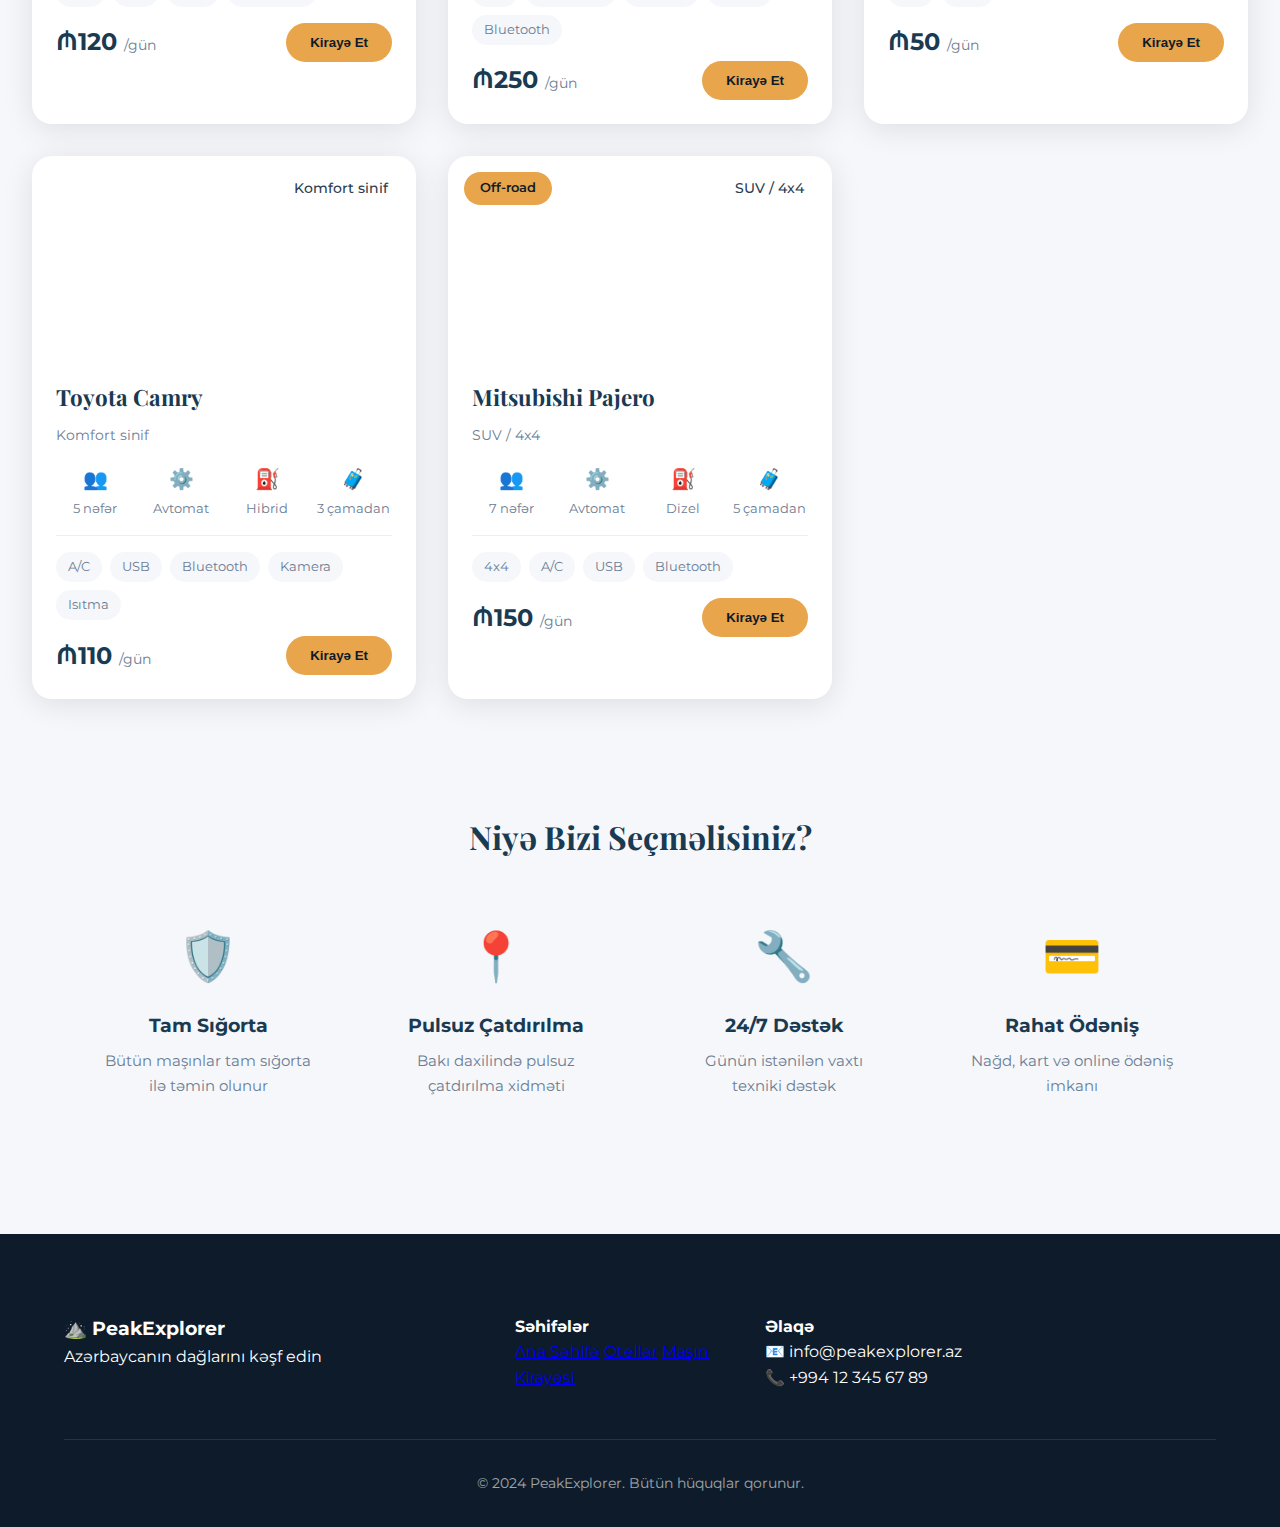
<file: car-rental.html>
﻿<!DOCTYPE html>
<html lang="az">
<head>
    <meta charset="UTF-8">
    <meta name="viewport" content="width=device-width, initial-scale=1.0">
    <title>Maşın Kirayəsi | PeakExplorer</title>
    <link rel="icon" href="data:image/svg+xml,<svg xmlns='http://www.w3.org/2000/svg' viewBox='0 0 100 100'><text y='0.9em' font-size='90'>⛰️</text></svg>">
    <link rel="stylesheet" href="style.css">
    <link rel="preconnect" href="https://fonts.googleapis.com">
    <link rel="preconnect" href="https://fonts.gstatic.com" crossorigin>
    <link href="https://fonts.googleapis.com/css2?family=Playfair+Display:wght@400;600;700&family=Montserrat:wght@300;400;500;600&display=swap" rel="stylesheet">
    <style>
        .rental-hero {
            background: linear-gradient(135deg, rgba(26, 58, 82, 0.9), rgba(45, 90, 123, 0.9)),
                        url('https://images.unsplash.com/photo-1449965408869-eaa3f722e40d?q=80&w=2070') center/cover;
            padding: 150px 0 80px;
            text-align: center;
            color: white;
        }
        
        .rental-hero h1 {
            font-family: var(--font-heading);
            font-size: 3.5rem;
            margin-bottom: 1rem;
        }
        
        .rental-hero p {
            font-size: 1.2rem;
            opacity: 0.9;
            max-width: 600px;
            margin: 0 auto;
        }
        
        .rental-container {
            max-width: 1400px;
            margin: 0 auto;
            padding: 4rem 2rem;
        }
        
        /* Search Form */
        .rental-search {
            background: white;
            border-radius: 20px;
            padding: 2rem;
            box-shadow: 0 10px 50px rgba(0, 0, 0, 0.1);
            margin-bottom: 3rem;
            margin-top: -60px;
            position: relative;
            z-index: 10;
        }
        
        .search-grid {
            display: grid;
            grid-template-columns: 1fr 1fr 1fr 1fr auto;
            gap: 1rem;
            align-items: end;
        }
        
        .search-group label {
            display: block;
            font-weight: 500;
            margin-bottom: 0.5rem;
            color: var(--color-text);
        }
        
        .search-group input,
        .search-group select {
            width: 100%;
            padding: 0.875rem 1rem;
            border: 2px solid #eee;
            border-radius: 10px;
            font-size: 0.95rem;
            transition: all 0.3s ease;
        }
        
        .search-group input:focus,
        .search-group select:focus {
            border-color: var(--color-primary);
            outline: none;
        }
        
        .search-btn {
            background: var(--color-primary);
            color: white;
            border: none;
            padding: 0.875rem 2rem;
            border-radius: 10px;
            font-weight: 600;
            cursor: pointer;
            transition: all 0.3s ease;
            height: fit-content;
        }
        
        .search-btn:hover {
            background: var(--color-secondary);
        }
        
        /* Car Type Tabs */
        .car-types {
            display: flex;
            gap: 1rem;
            margin-bottom: 2rem;
            flex-wrap: wrap;
        }
        
        .car-type-btn {
            padding: 0.75rem 1.5rem;
            background: white;
            border: 2px solid #eee;
            border-radius: 50px;
            font-weight: 500;
            cursor: pointer;
            transition: all 0.3s ease;
            display: flex;
            align-items: center;
            gap: 0.5rem;
        }
        
        .car-type-btn:hover,
        .car-type-btn.active {
            background: var(--color-primary);
            color: white;
            border-color: var(--color-primary);
        }
        
        /* Cars Grid */
        .cars-grid {
            display: grid;
            grid-template-columns: repeat(auto-fill, minmax(380px, 1fr));
            gap: 2rem;
        }
        
        .car-card {
            background: white;
            border-radius: 20px;
            overflow: hidden;
            box-shadow: 0 5px 30px rgba(0, 0, 0, 0.1);
            transition: all 0.3s ease;
        }
        
        .car-card:hover {
            transform: translateY(-10px);
            box-shadow: 0 20px 60px rgba(0, 0, 0, 0.15);
        }
        
        .car-image {
            height: 200px;
            background-size: cover;
            background-position: center;
            position: relative;
        }
        
        .car-badge {
            position: absolute;
            top: 1rem;
            left: 1rem;
            background: var(--color-accent);
            color: var(--color-dark);
            padding: 0.4rem 1rem;
            border-radius: 50px;
            font-size: 0.8rem;
            font-weight: 600;
        }
        
        .car-type-badge {
            position: absolute;
            top: 1rem;
            right: 1rem;
            background: white;
            padding: 0.4rem 0.75rem;
            border-radius: 50px;
            font-size: 0.85rem;
            font-weight: 500;
        }
        
        .car-content {
            padding: 1.5rem;
        }
        
        .car-name {
            font-family: var(--font-heading);
            font-size: 1.4rem;
            color: var(--color-primary);
            margin-bottom: 0.5rem;
        }
        
        .car-category {
            color: var(--color-text-light);
            font-size: 0.9rem;
            margin-bottom: 1rem;
        }
        
        .car-specs {
            display: grid;
            grid-template-columns: repeat(4, 1fr);
            gap: 0.5rem;
            margin-bottom: 1rem;
            padding-bottom: 1rem;
            border-bottom: 1px solid #eee;
        }
        
        .car-spec {
            text-align: center;
        }
        
        .car-spec-icon {
            font-size: 1.25rem;
            margin-bottom: 0.25rem;
        }
        
        .car-spec-value {
            font-size: 0.8rem;
            color: var(--color-text-light);
        }
        
        .car-features {
            display: flex;
            gap: 0.5rem;
            flex-wrap: wrap;
            margin-bottom: 1rem;
        }
        
        .car-feature {
            background: var(--color-light);
            padding: 0.3rem 0.75rem;
            border-radius: 50px;
            font-size: 0.8rem;
            color: var(--color-text-light);
        }
        
        .car-footer {
            display: flex;
            justify-content: space-between;
            align-items: center;
        }
        
        .car-price {
            font-size: 1.5rem;
            font-weight: 700;
            color: var(--color-primary);
        }
        
        .car-price span {
            font-size: 0.9rem;
            font-weight: 400;
            color: var(--color-text-light);
        }
        
        .car-rent-btn {
            background: var(--color-accent);
            color: var(--color-dark);
            border: none;
            padding: 0.75rem 1.5rem;
            border-radius: 50px;
            font-weight: 600;
            cursor: pointer;
            transition: all 0.3s ease;
        }
        
        .car-rent-btn:hover {
            background: var(--color-accent-dark);
            transform: translateY(-2px);
        }
        
        /* Rental Modal */
        .rental-modal {
            display: none;
            position: fixed;
            top: 0;
            left: 0;
            width: 100%;
            height: 100%;
            background: rgba(0, 0, 0, 0.7);
            z-index: 10000;
            justify-content: center;
            align-items: center;
            padding: 2rem;
        }
        
        .rental-modal.active {
            display: flex;
        }
        
        .rental-content {
            background: white;
            border-radius: 20px;
            max-width: 700px;
            width: 100%;
            max-height: 90vh;
            overflow-y: auto;
        }
        
        .rental-header {
            display: flex;
            gap: 1.5rem;
            padding: 2rem;
            border-bottom: 1px solid #eee;
        }
        
        .rental-car-image {
            width: 200px;
            height: 120px;
            border-radius: 12px;
            background-size: cover;
            background-position: center;
        }
        
        .rental-car-info h2 {
            font-family: var(--font-heading);
            color: var(--color-primary);
            margin-bottom: 0.5rem;
        }
        
        .rental-car-info p {
            color: var(--color-text-light);
        }
        
        .rental-close {
            position: absolute;
            top: 1rem;
            right: 1rem;
            width: 40px;
            height: 40px;
            border: none;
            background: var(--color-light);
            border-radius: 50%;
            font-size: 1.25rem;
            cursor: pointer;
            transition: all 0.3s ease;
        }
        
        .rental-close:hover {
            background: #ff4757;
            color: white;
        }
        
        .rental-body {
            padding: 2rem;
            position: relative;
        }
        
        .rental-form-group {
            margin-bottom: 1.5rem;
        }
        
        .rental-form-group label {
            display: block;
            font-weight: 500;
            margin-bottom: 0.5rem;
        }
        
        .rental-form-group input,
        .rental-form-group select {
            width: 100%;
            padding: 0.875rem 1rem;
            border: 2px solid #eee;
            border-radius: 10px;
            font-size: 1rem;
        }
        
        .rental-form-row {
            display: grid;
            grid-template-columns: 1fr 1fr;
            gap: 1rem;
        }
        
        .rental-extras {
            background: var(--color-light);
            border-radius: 12px;
            padding: 1.5rem;
            margin-bottom: 1.5rem;
        }
        
        .rental-extras h4 {
            margin-bottom: 1rem;
            color: var(--color-primary);
        }
        
        .extra-item {
            display: flex;
            justify-content: space-between;
            align-items: center;
            padding: 0.75rem 0;
            border-bottom: 1px solid #ddd;
        }
        
        .extra-item:last-child {
            border-bottom: none;
        }
        
        .extra-item label {
            display: flex;
            align-items: center;
            gap: 0.5rem;
            cursor: pointer;
        }
        
        .extra-item input[type="checkbox"] {
            width: 18px;
            height: 18px;
        }
        
        .extra-price {
            color: var(--color-accent);
            font-weight: 600;
        }
        
        .rental-summary {
            background: var(--color-primary);
            color: white;
            border-radius: 12px;
            padding: 1.5rem;
            margin-bottom: 1.5rem;
        }
        
        .rental-summary-row {
            display: flex;
            justify-content: space-between;
            margin-bottom: 0.5rem;
        }
        
        .rental-summary-total {
            font-size: 1.25rem;
            font-weight: 700;
            padding-top: 0.5rem;
            border-top: 1px solid rgba(255,255,255,0.3);
            margin-top: 0.5rem;
        }
        
        .rental-submit {
            width: 100%;
            background: var(--color-accent);
            color: var(--color-dark);
            border: none;
            padding: 1rem;
            border-radius: 10px;
            font-size: 1.1rem;
            font-weight: 600;
            cursor: pointer;
            transition: all 0.3s ease;
        }
        
        .rental-submit:hover {
            background: var(--color-accent-dark);
        }
        
        /* Benefits Section */
        .benefits-section {
            margin-top: 4rem;
            padding: 3rem;
            background: var(--color-light);
            border-radius: 20px;
        }
        
        .benefits-title {
            text-align: center;
            font-family: var(--font-heading);
            font-size: 2rem;
            color: var(--color-primary);
            margin-bottom: 2rem;
        }
        
        .benefits-grid {
            display: grid;
            grid-template-columns: repeat(auto-fit, minmax(250px, 1fr));
            gap: 2rem;
        }
        
        .benefit-card {
            text-align: center;
            padding: 1.5rem;
        }
        
        .benefit-icon {
            font-size: 3rem;
            margin-bottom: 1rem;
        }
        
        .benefit-card h3 {
            color: var(--color-primary);
            margin-bottom: 0.5rem;
        }
        
        .benefit-card p {
            color: var(--color-text-light);
            font-size: 0.95rem;
        }
        
        @media (max-width: 768px) {
            .rental-hero h1 {
                font-size: 2.5rem;
            }
            
            .search-grid {
                grid-template-columns: 1fr;
            }
            
            .cars-grid {
                grid-template-columns: 1fr;
            }
            
            .rental-form-row {
                grid-template-columns: 1fr;
            }
            
            .rental-header {
                flex-direction: column;
            }
            
            .rental-car-image {
                width: 100%;
            }
        }
    </style>
</head>
<body>
    
    <nav class="navbar navbar-dark">
        <a href="index.html" class="logo">
            <span class="logo-icon">⛰️</span>
            <span class="logo-text">PeakExplorer</span>
        </a>
        <ul class="nav-links">
            <li><a href="index.html">Ana Səhifə</a></li>
            <li><a href="index.html#mountains">Dağlar</a></li>
            <li class="nav-dropdown-item">
                <a href="index.html#tours" class="nav-dropdown-trigger">Turlar ▾</a>
                <div class="nav-submenu">
                    <a href="index.html#tours" class="submenu-item">
                        <span class="submenu-icon">🌟</span>
                        <span>Popular Turlar</span>
                    </a>
                    <a href="hotels.html" class="submenu-item">
                        <span class="submenu-icon">🏨</span>
                        <span>Otellər</span>
                    </a>
                    <a href="restaurants.html" class="submenu-item">
                        <span class="submenu-icon">🍽️</span>
                        <span>Restoranlar</span>
                    </a>
                    <a href="car-rental.html" class="submenu-item active">
                        <span class="submenu-icon">🚗</span>
                        <span>Maşın Kirayəsi</span>
                    </a>
                </div>
            </li>
            <li><a href="index.html#map">Xəritə</a></li>
            <li><a href="index.html#gallery">Qalereya</a></li>
        </ul>
        <div class="nav-actions">
            
            <div class="nav-search">
                <button class="search-toggle-btn" id="searchToggleBtn" title="Axtar">🔍</button>
            </div>
            
            
            <div class="nav-dropdown menu-dropdown">
                <button class="nav-dropdown-btn">
                    <span>☰</span>
                    <span>Menyu</span>
                </button>
                <div class="nav-dropdown-content">
                    <a href="about.html">Haqqımızda</a>
                    <a href="contact.html">Əlaqə</a>
                    <a href="blog.html">Blog</a>
                    <a href="faq.html">FAQ</a>
                </div>
            </div>
            
            
            <div class="nav-dropdown lang-dropdown">
                <button class="nav-dropdown-btn" id="langDropdownBtn">
                    <span class="lang-current">AZ</span>
                </button>
                <div class="nav-dropdown-content">
                    <button class="lang-option active" data-lang="az">
                        <span class="lang-flag">🇦🇿</span>
                        <span>Azərbaycan</span>
                    </button>
                    <button class="lang-option" data-lang="en">
                        <span class="lang-flag">🇬🇧</span>
                        <span>English</span>
                    </button>
                    <button class="lang-option" data-lang="ru">
                        <span class="lang-flag">🇷🇺</span>
                        <span>Русский</span>
                    </button>
                    <button class="lang-option" data-lang="tr">
                        <span class="lang-flag">🇹🇷</span>
                        <span>Türkçe</span>
                    </button>
                </div>
            </div>
            
            
            <div class="auth-buttons" id="authButtons">
                <button class="auth-btn login-btn" onclick="window.location.href='index.html'">Giriş</button>
                <button class="auth-btn signup-btn" onclick="window.location.href='index.html'">Qeydiyyat</button>
            </div>
            
            <div class="nav-dropdown user-dropdown" id="userProfile" style="display: none;">
                <button class="nav-dropdown-btn user-dropdown-btn" id="userDropdownBtn">
                    <span class="user-avatar" id="userAvatarNav">👤</span>
                    <span class="user-name" id="userName"></span>
                </button>
                <div class="nav-dropdown-content" id="userDropdownContent">
                    <a href="profile.html" class="dropdown-item">
                        <span>👤</span>
                        <span>Profil</span>
                    </a>
                    <button class="dropdown-item logout-item" onclick="logout()">
                        <span>🚪</span>
                        <span>Çıxış</span>
                    </button>
                </div>
            </div>
        </div>
    </nav>

    
    <div class="search-modal" id="searchModal">
        <div class="search-modal-content">
            <button class="search-close-btn" id="searchCloseBtn">✕</button>
            <div class="search-header">
                <h2 data-lang-az="Axtar" data-lang-en="Search" data-lang-ru="Поиск" data-lang-tr="Ara">Axtar</h2>
            </div>
            <div class="search-input-wrapper">
                <span class="search-icon">🔍</span>
                <input type="text" id="searchInput" placeholder="Dağ, tur və ya məkan axtar..." data-placeholder-az="Dağ, tur və ya məkan axtar..." data-placeholder-en="Search for mountains, tours or locations..." data-placeholder-ru="Поиск гор, туров или мест..." data-placeholder-tr="Dağ, tur veya yer ara...">
                <button class="search-clear-btn" id="searchClearBtn" style="display: none;">✕</button>
            </div>
            <div class="search-filters">
                <button class="search-filter-btn active" data-filter="all" data-lang-az="Hamısı" data-lang-en="All" data-lang-ru="Все" data-lang-tr="Tümü">Hamısı</button>
                <button class="search-filter-btn" data-filter="mountains" data-lang-az="Dağlar" data-lang-en="Mountains" data-lang-ru="Горы" data-lang-tr="Dağlar">Dağlar</button>
                <button class="search-filter-btn" data-filter="tours" data-lang-az="Turlar" data-lang-en="Tours" data-lang-ru="Туры" data-lang-tr="Turlar">Turlar</button>
            </div>
            <div class="search-results" id="searchResults">
                <div class="search-placeholder">
                    <span>🔍</span>
                    <p data-lang-az="Axtarış nəticələri burada görünəcək" data-lang-en="Search results will appear here" data-lang-ru="Результаты поиска появятся здесь" data-lang-tr="Arama sonuçları burada görünecek">Axtarış nəticələri burada görünəcək</p>
                </div>
            </div>
        </div>
    </div>

    
    <section class="rental-hero">
        <h1 data-lang-az="🚗 Maşın Kirayəsi" data-lang-en="🚗 Car Rental" data-lang-ru="🚗 Аренда автомобилей" data-lang-tr="🚗 Araba Kiralama">🚗 Maşın Kirayəsi</h1>
        <p data-lang-az="Dağ macəralarınız üçün etibarlı və rahat nəqliyyat" data-lang-en="Reliable and comfortable transportation for your mountain adventures" data-lang-ru="Надежный и комфортный транспорт для ваших горных приключений" data-lang-tr="Dağ maceralarınız için güvenilir ve rahat ulaşım">Dağ macəralarınız üçün etibarlı və rahat nəqliyyat</p>
    </section>

    
    <div class="rental-container">
        
        <div class="rental-search">
            <div class="search-grid">
                <div class="search-group">
                    <label data-lang-az="📍 Götürmə yeri" data-lang-en="📍 Pickup location" data-lang-ru="📍 Место получения" data-lang-tr="📍 Teslim yeri">📍 Götürmə yeri</label>
                    <select id="pickupLocation">
                        <option value="baku" data-lang-az="Bakı (Hava limanı)" data-lang-en="Baku (Airport)" data-lang-ru="Баку (Аэропорт)" data-lang-tr="Bakü (Havalimanı)">Bakı (Hava limanı)</option>
                        <option value="baku-center" data-lang-az="Bakı (Mərkəz)" data-lang-en="Baku (Center)" data-lang-ru="Баку (Центр)" data-lang-tr="Bakü (Merkez)">Bakı (Mərkəz)</option>
                        <option value="quba">Quba</option>
                        <option value="qebele">Qəbələ</option>
                        <option value="sheki">Şəki</option>
                    </select>
                </div>
                <div class="search-group">
                    <label data-lang-az="📅 Götürmə tarixi" data-lang-en="📅 Pickup date" data-lang-ru="📅 Дата получения" data-lang-tr="📅 Teslim tarihi">📅 Götürmə tarixi</label>
                    <input type="date" id="pickupDate">
                </div>
                <div class="search-group">
                    <label data-lang-az="📅 Qaytarma tarixi" data-lang-en="📅 Return date" data-lang-ru="📅 Дата возврата" data-lang-tr="📅 İade tarihi">📅 Qaytarma tarixi</label>
                    <input type="date" id="returnDate">
                </div>
                <div class="search-group">
                    <label data-lang-az="🕐 Götürmə saatı" data-lang-en="🕐 Pickup time" data-lang-ru="🕐 Время получения" data-lang-tr="🕐 Teslim saati">🕐 Götürmə saatı</label>
                    <select id="pickupTime">
                        <option value="09:00">09:00</option>
                        <option value="10:00">10:00</option>
                        <option value="11:00">11:00</option>
                        <option value="12:00" selected>12:00</option>
                        <option value="14:00">14:00</option>
                        <option value="16:00">16:00</option>
                        <option value="18:00">18:00</option>
                    </select>
                </div>
                <button class="search-btn" onclick="searchCars()" data-lang-az="🔍 Axtar" data-lang-en="🔍 Search" data-lang-ru="🔍 Поиск" data-lang-tr="🔍 Ara">🔍 Axtar</button>
            </div>
        </div>

        
        <div class="car-types">
            <button class="car-type-btn active" data-type="all" data-lang-az="🚗 Hamısı" data-lang-en="🚗 All" data-lang-ru="🚗 Все" data-lang-tr="🚗 Tümü">🚗 Hamısı</button>
            <button class="car-type-btn" data-type="economy" data-lang-az="💰 Ekonom" data-lang-en="💰 Economy" data-lang-ru="💰 Эконом" data-lang-tr="💰 Ekonomi">💰 Ekonom</button>
            <button class="car-type-btn" data-type="comfort" data-lang-az="🛋️ Komfort" data-lang-en="🛋️ Comfort" data-lang-ru="🛋️ Комфорт" data-lang-tr="🛋️ Konfor">🛋️ Komfort</button>
            <button class="car-type-btn" data-type="suv" data-lang-az="🏔️ SUV / 4x4" data-lang-en="🏔️ SUV / 4x4" data-lang-ru="🏔️ SUV / 4x4" data-lang-tr="🏔️ SUV / 4x4">🏔️ SUV / 4x4</button>
            <button class="car-type-btn" data-type="premium" data-lang-az="⭐ Premium" data-lang-en="⭐ Premium" data-lang-ru="⭐ Премиум" data-lang-tr="⭐ Premium">⭐ Premium</button>
        </div>

        
        <div class="cars-grid" id="carsGrid">
            
        </div>

        
        <div class="benefits-section">
            <h2 class="benefits-title" data-lang-az="Niyə Bizi Seçməlisiniz?" data-lang-en="Why Choose Us?" data-lang-ru="Почему выбирают нас?" data-lang-tr="Neden Bizi Seçmelisiniz?">Niyə Bizi Seçməlisiniz?</h2>
            <div class="benefits-grid">
                <div class="benefit-card">
                    <div class="benefit-icon">🛡️</div>
                    <h3 data-lang-az="Tam Sığorta" data-lang-en="Full Insurance" data-lang-ru="Полная страховка" data-lang-tr="Tam Sigorta">Tam Sığorta</h3>
                    <p data-lang-az="Bütün maşınlar tam sığorta ilə təmin olunur" data-lang-en="All cars are fully insured" data-lang-ru="Все автомобили полностью застрахованы" data-lang-tr="Tüm arabalar tam sigortalıdır">Bütün maşınlar tam sığorta ilə təmin olunur</p>
                </div>
                <div class="benefit-card">
                    <div class="benefit-icon">📍</div>
                    <h3 data-lang-az="Pulsuz Çatdırılma" data-lang-en="Free Delivery" data-lang-ru="Бесплатная доставка" data-lang-tr="Ücretsiz Teslimat">Pulsuz Çatdırılma</h3>
                    <p data-lang-az="Bakı daxilində pulsuz çatdırılma xidməti" data-lang-en="Free delivery service within Baku" data-lang-ru="Бесплатная доставка в пределах Баку" data-lang-tr="Bakü içinde ücretsiz teslimat hizmeti">Bakı daxilində pulsuz çatdırılma xidməti</p>
                </div>
                <div class="benefit-card">
                    <div class="benefit-icon">🔧</div>
                    <h3 data-lang-az="24/7 Dəstək" data-lang-en="24/7 Support" data-lang-ru="Поддержка 24/7" data-lang-tr="7/24 Destek">24/7 Dəstək</h3>
                    <p data-lang-az="Günün istənilən vaxtı texniki dəstək" data-lang-en="Technical support anytime" data-lang-ru="Техническая поддержка в любое время" data-lang-tr="Her zaman teknik destek">Günün istənilən vaxtı texniki dəstək</p>
                </div>
                <div class="benefit-card">
                    <div class="benefit-icon">💳</div>
                    <h3 data-lang-az="Rahat Ödəniş" data-lang-en="Easy Payment" data-lang-ru="Удобная оплата" data-lang-tr="Kolay Ödeme">Rahat Ödəniş</h3>
                    <p data-lang-az="Nağd, kart və online ödəniş imkanı" data-lang-en="Cash, card and online payment options" data-lang-ru="Наличные, карта и онлайн оплата" data-lang-tr="Nakit, kart ve online ödeme seçenekleri">Nağd, kart və online ödəniş imkanı</p>
                </div>
            </div>
        </div>
    </div>

    
    <div class="rental-modal" id="rentalModal">
        <div class="rental-content">
            <div class="rental-body">
                <button class="rental-close" onclick="closeRentalModal()">✕</button>
                
                <div class="rental-header">
                    <div class="rental-car-image" id="modalCarImage"></div>
                    <div class="rental-car-info">
                        <h2 id="modalCarName">Maşın Adı</h2>
                        <p id="modalCarCategory">Kateqoriya</p>
                    </div>
                </div>
                
                <form id="rentalForm" onsubmit="submitRental(event)">
                    <div class="rental-form-row">
                        <div class="rental-form-group">
                            <label data-lang-az="Ad Soyad" data-lang-en="Full Name" data-lang-ru="ФИО" data-lang-tr="Ad Soyad">Ad Soyad</label>
                            <input type="text" required data-placeholder-az="Tam adınız" data-placeholder-en="Your full name" data-placeholder-ru="Ваше полное имя" data-placeholder-tr="Tam adınız" placeholder="Tam adınız">
                        </div>
                        <div class="rental-form-group">
                            <label data-lang-az="Telefon" data-lang-en="Phone" data-lang-ru="Телефон" data-lang-tr="Telefon">Telefon</label>
                            <input type="tel" required placeholder="+994 XX XXX XX XX">
                        </div>
                    </div>
                    
                    <div class="rental-form-group">
                        <label data-lang-az="Email" data-lang-en="Email" data-lang-ru="Email" data-lang-tr="E-posta">Email</label>
                        <input type="email" required placeholder="email@example.com">
                    </div>
                    
                    <div class="rental-form-row">
                        <div class="rental-form-group">
                            <label data-lang-az="Sürücülük vəsiqəsi №" data-lang-en="Driver's license №" data-lang-ru="№ водительских прав" data-lang-tr="Ehliyet numarası">Sürücülük vəsiqəsi №</label>
                            <input type="text" required placeholder="AA1234567">
                        </div>
                        <div class="rental-form-group">
                            <label data-lang-az="Yaş" data-lang-en="Age" data-lang-ru="Возраст" data-lang-tr="Yaş">Yaş</label>
                            <select required>
                                <option value="" data-lang-az="Seçin" data-lang-en="Select" data-lang-ru="Выберите" data-lang-tr="Seçin">Seçin</option>
                                <option value="21-25">21-25</option>
                                <option value="26-35">26-35</option>
                                <option value="36-50">36-50</option>
                                <option value="50+">50+</option>
                            </select>
                        </div>
                    </div>
                    
                    <div class="rental-extras">
                        <h4 data-lang-az="🎁 Əlavə xidmətlər" data-lang-en="🎁 Additional services" data-lang-ru="🎁 Дополнительные услуги" data-lang-tr="🎁 Ek hizmetler">🎁 Əlavə xidmətlər</h4>
                        <div class="extra-item">
                            <label>
                                <input type="checkbox" id="extraGPS" onchange="updateTotal()">
                                <span data-lang-az="📍 GPS naviqasiya" data-lang-en="📍 GPS navigation" data-lang-ru="📍 GPS навигация" data-lang-tr="📍 GPS navigasyon">📍 GPS naviqasiya</span>
                            </label>
                            <span class="extra-price">₼10/gün</span>
                        </div>
                        <div class="extra-item">
                            <label>
                                <input type="checkbox" id="extraChildSeat" onchange="updateTotal()">
                                <span data-lang-az="👶 Uşaq oturacağı" data-lang-en="👶 Child seat" data-lang-ru="👶 Детское кресло" data-lang-tr="👶 Çocuk koltuğu">👶 Uşaq oturacağı</span>
                            </label>
                            <span class="extra-price">₼15/gün</span>
                        </div>
                        <div class="extra-item">
                            <label>
                                <input type="checkbox" id="extraDriver" onchange="updateTotal()">
                                <span data-lang-az="👨‍✈️ Əlavə sürücü" data-lang-en="👨‍✈️ Additional driver" data-lang-ru="👨‍✈️ Дополнительный водитель" data-lang-tr="👨‍✈️ Ek sürücü">👨‍✈️ Əlavə sürücü</span>
                            </label>
                            <span class="extra-price">₼20/gün</span>
                        </div>
                        <div class="extra-item">
                            <label>
                                <input type="checkbox" id="extraInsurance" onchange="updateTotal()">
                                <span data-lang-az="🛡️ Tam sığorta" data-lang-en="🛡️ Full insurance" data-lang-ru="🛡️ Полная страховка" data-lang-tr="🛡️ Tam sigorta">🛡️ Tam sığorta</span>
                            </label>
                            <span class="extra-price">₼25/gün</span>
                        </div>
                    </div>
                    
                    <div class="rental-summary">
                        <div class="rental-summary-row">
                            <span data-lang-az="Maşın kirayəsi" data-lang-en="Car rental" data-lang-ru="Аренда автомобиля" data-lang-tr="Araba kiralama">Maşın kirayəsi</span>
                            <span id="carRentalPrice">₼0</span>
                        </div>
                        <div class="rental-summary-row">
                            <span data-lang-az="Gün sayı" data-lang-en="Number of days" data-lang-ru="Количество дней" data-lang-tr="Gün sayısı">Gün sayı</span>
                            <span id="rentalDays">1 gün</span>
                        </div>
                        <div class="rental-summary-row">
                            <span data-lang-az="Əlavə xidmətlər" data-lang-en="Additional services" data-lang-ru="Дополнительные услуги" data-lang-tr="Ek hizmetler">Əlavə xidmətlər</span>
                            <span id="extrasPrice">₼0</span>
                        </div>
                        <div class="rental-summary-row rental-summary-total">
                            <span>Cəmi</span>
                            <span id="totalRentalPrice">₼0</span>
                        </div>
                    </div>
                    
                    <button type="submit" class="rental-submit">🚗 Kirayə Et</button>
                </form>
            </div>
        </div>
    </div>

    
    <footer class="footer">
        <div class="footer-content">
            <div class="footer-section">
                <h3>⛰️ PeakExplorer</h3>
                <p>Azərbaycanın dağlarını kəşf edin</p>
            </div>
            <div class="footer-section">
                <h4>Səhifələr</h4>
                <a href="index.html">Ana Səhifə</a>
                <a href="hotels.html">Otellər</a>
                <a href="car-rental.html">Maşın Kirayəsi</a>
            </div>
            <div class="footer-section">
                <h4>Əlaqə</h4>
                <p>📧 info@peakexplorer.az</p>
                <p>📞 +994 12 345 67 89</p>
            </div>
        </div>
        <div class="footer-bottom">
            <p>© 2024 PeakExplorer. Bütün hüquqlar qorunur.</p>
        </div>
    </footer>

    <script>
        const cars = [
            {
                id: 1,
                name: 'Hyundai Accent',
                category: 'Ekonom sinif',
                type: 'economy',
                image: 'https://www.hyundai.com/content/dam/hyundai/ww/en/images/find-a-car/pip/cars/accent-hc/accent-hc-highlights-right-side-rear-view-silver-m.jpg',
                price: 60,
                seats: 5,
                transmission: 'Avtomat',
                fuel: 'Benzin',
                luggage: 2,
                features: ['A/C', 'USB', 'Bluetooth']
            },
            {
                id: 2,
                name: 'Toyota Corolla',
                category: 'Komfort sinif',
                type: 'comfort',
                image: 'https://images.unsplash.com/photo-1621007947382-bb3c3994e3fb?w=800',
                price: 85,
                badge: 'Populyar',
                seats: 5,
                transmission: 'Avtomat',
                fuel: 'Benzin',
                luggage: 3,
                features: ['A/C', 'USB', 'Bluetooth', 'Kamera']
            },
            {
                id: 3,
                name: 'Toyota Land Cruiser Prado',
                category: 'SUV / 4x4',
                type: 'suv',
                image: 'https://images.unsplash.com/photo-1519641471654-76ce0107ad1b?w=800',
                price: 180,
                badge: 'Dağ üçün',
                seats: 7,
                transmission: 'Avtomat',
                fuel: 'Dizel',
                luggage: 5,
                features: ['4x4', 'A/C', 'USB', 'Kamera', 'Isıtma']
            },
            {
                id: 4,
                name: 'Nissan X-Trail',
                category: 'SUV / 4x4',
                type: 'suv',
                image: 'https://images.unsplash.com/photo-1609521263047-f8f205293f24?w=800',
                price: 120,
                seats: 5,
                transmission: 'Avtomat',
                fuel: 'Benzin',
                luggage: 4,
                features: ['4x4', 'A/C', 'USB', 'Bluetooth']
            },
            {
                id: 5,
                name: 'Mercedes-Benz E-Class',
                category: 'Premium sinif',
                type: 'premium',
                image: 'https://images.unsplash.com/photo-1618843479313-40f8afb4b4d8?w=800',
                price: 250,
                badge: 'Lüks',
                seats: 5,
                transmission: 'Avtomat',
                fuel: 'Benzin',
                luggage: 3,
                features: ['A/C', 'Dəri salon', 'Kamera', 'Isıtma', 'Bluetooth']
            },
            {
                id: 6,
                name: 'Kia Rio',
                category: 'Ekonom sinif',
                type: 'economy',
                image: 'https://images.prismic.io/carwow/1993a4c8-cfbd-49ef-a6eb-22e942bfd0e6_Kia+Rio+Front+%C2%BE+static.jpg?auto=format&cs=tinysrgb&fit=max&q=60',
                price: 50,
                seats: 5,
                transmission: 'Mexaniki',
                fuel: 'Benzin',
                luggage: 2,
                features: ['A/C', 'USB']
            },
            {
                id: 7,
                name: 'Toyota Camry',
                category: 'Komfort sinif',
                type: 'comfort',
                image: 'https://images.unsplash.com/photo-1621993202323-f438eec934ff?w=800',
                price: 110,
                seats: 5,
                transmission: 'Avtomat',
                fuel: 'Hibrid',
                luggage: 3,
                features: ['A/C', 'USB', 'Bluetooth', 'Kamera', 'Isıtma']
            },
            {
                id: 8,
                name: 'Mitsubishi Pajero',
                category: 'SUV / 4x4',
                type: 'suv',
                image: 'https://images.unsplash.com/photo-1533473359331-0135ef1b58bf?w=800',
                price: 150,
                badge: 'Off-road',
                seats: 7,
                transmission: 'Avtomat',
                fuel: 'Dizel',
                luggage: 5,
                features: ['4x4', 'A/C', 'USB', 'Bluetooth']
            }
        ];

        let selectedCar = null;
        let rentalDays = 1;
        function renderCars(filteredCars = cars) {
            const grid = document.getElementById('carsGrid');
            grid.innerHTML = filteredCars.map(car => `
                <div class="car-card" data-type="${car.type}">
                    <div class="car-image" style="background-image: url('${car.image}')">
                        ${car.badge ? `<span class="car-badge">${car.badge}</span>` : ''}
                        <span class="car-type-badge">${car.category}</span>
                    </div>
                    <div class="car-content">
                        <h3 class="car-name">${car.name}</h3>
                        <p class="car-category">${car.category}</p>
                        <div class="car-specs">
                            <div class="car-spec">
                                <div class="car-spec-icon">👥</div>
                                <div class="car-spec-value">${car.seats} nəfər</div>
                            </div>
                            <div class="car-spec">
                                <div class="car-spec-icon">⚙️</div>
                                <div class="car-spec-value">${car.transmission}</div>
                            </div>
                            <div class="car-spec">
                                <div class="car-spec-icon">⛽</div>
                                <div class="car-spec-value">${car.fuel}</div>
                            </div>
                            <div class="car-spec">
                                <div class="car-spec-icon">🧳</div>
                                <div class="car-spec-value">${car.luggage} çamadan</div>
                            </div>
                        </div>
                        <div class="car-features">
                            ${car.features.map(f => `<span class="car-feature">${f}</span>`).join('')}
                        </div>
                        <div class="car-footer">
                            <div class="car-price">
                                ₼${car.price} <span>/gün</span>
                            </div>
                            <button class="car-rent-btn" onclick="openRentalModal(${car.id})">Kirayə Et</button>
                        </div>
                    </div>
                </div>
            `).join('');
        }
        document.querySelectorAll('.car-type-btn').forEach(btn => {
            btn.addEventListener('click', function() {
                document.querySelectorAll('.car-type-btn').forEach(b => b.classList.remove('active'));
                this.classList.add('active');
                
                const type = this.dataset.type;
                if (type === 'all') {
                    renderCars(cars);
                } else {
                    renderCars(cars.filter(c => c.type === type));
                }
            });
        });
        function openRentalModal(carId) {
            selectedCar = cars.find(c => c.id === carId);
            if (!selectedCar) return;
            
            document.getElementById('modalCarImage').style.backgroundImage = `url('${selectedCar.image}')`;
            document.getElementById('modalCarName').textContent = selectedCar.name;
            document.getElementById('modalCarCategory').textContent = selectedCar.category;
            
            calculateDays();
            updateTotal();
            
            document.getElementById('rentalModal').classList.add('active');
        }
        function closeRentalModal() {
            document.getElementById('rentalModal').classList.remove('active');
        }
        function calculateDays() {
            const pickup = document.getElementById('pickupDate').value;
            const returnD = document.getElementById('returnDate').value;
            
            if (pickup && returnD) {
                const diff = new Date(returnD) - new Date(pickup);
                rentalDays = Math.max(1, Math.ceil(diff / (1000 * 60 * 60 * 24)));
            } else {
                rentalDays = 1;
            }
            
            document.getElementById('rentalDays').textContent = rentalDays + ' gün';
        }
        function updateTotal() {
            if (!selectedCar) return;
            
            const basePrice = selectedCar.price * rentalDays;
            
            let extras = 0;
            if (document.getElementById('extraGPS')?.checked) extras += 10 * rentalDays;
            if (document.getElementById('extraChildSeat')?.checked) extras += 15 * rentalDays;
            if (document.getElementById('extraDriver')?.checked) extras += 20 * rentalDays;
            if (document.getElementById('extraInsurance')?.checked) extras += 25 * rentalDays;
            
            document.getElementById('carRentalPrice').textContent = '₼' + basePrice;
            document.getElementById('extrasPrice').textContent = '₼' + extras;
            document.getElementById('totalRentalPrice').textContent = '₼' + (basePrice + extras);
        }
        function submitRental(e) {
            e.preventDefault();
            
            const orderNumber = 'CAR-' + Date.now().toString().slice(-8);
            
            alert(`✅ Kirayə sifarişiniz təsdiqləndi!\n\nSifariş №: ${orderNumber}\nMaşın: ${selectedCar.name}\nMüddət: ${rentalDays} gün\n\nTəsdiq emaili göndəriləcək.`);
            
            closeRentalModal();
        }
        function searchCars() {
            calculateDays();
            alert('Axtarış nəticələri yeniləndi!');
        }
        const today = new Date();
        const tomorrow = new Date(today);
        tomorrow.setDate(tomorrow.getDate() + 1);
        
        document.getElementById('pickupDate').value = today.toISOString().split('T')[0];
        document.getElementById('returnDate').value = tomorrow.toISOString().split('T')[0];
        document.getElementById('pickupDate').addEventListener('change', () => {
            calculateDays();
            updateTotal();
        });
        document.getElementById('returnDate').addEventListener('change', () => {
            calculateDays();
            updateTotal();
        });
        renderCars();
        
        const CURRENT_USER_KEY = 'peakexplorer_current_user';
        function checkSession() {
            const savedUser = localStorage.getItem(CURRENT_USER_KEY);
            if (savedUser) {
                try {
                    const user = JSON.parse(savedUser);
                    document.getElementById('authButtons').style.display = 'none';
                    document.getElementById('userProfile').style.display = 'block';
                    document.getElementById('userName').textContent = user.name || 'İstifadəçi';
                } catch (e) {}
            }
        }
        function logout() {
            localStorage.removeItem(CURRENT_USER_KEY);
            window.location.reload();
        }
        checkSession();
        
        document.getElementById('userDropdownBtn')?.addEventListener('click', function(e) {
            e.stopPropagation();
            const dropdown = this.closest('.nav-dropdown');
            const isActive = dropdown.classList.contains('active');
            document.querySelectorAll('.nav-dropdown').forEach(d => d.classList.remove('active'));
            if (!isActive) dropdown.classList.add('active');
        });
        
        // Language system
        let currentLanguage = localStorage.getItem('language') || 'az';
        
        const langFlags = { 'az': '🇦🇿', 'en': '🇬🇧', 'ru': '🇷🇺', 'tr': '🇹🇷' };
        const langNames = { 'az': 'AZ', 'en': 'EN', 'ru': 'RU', 'tr': 'TR' };
        
        function changeLanguage(lang) {
            currentLanguage = lang;
            localStorage.setItem('language', lang);
            
            // Update language option buttons
            document.querySelectorAll('.lang-option').forEach(btn => {
                btn.classList.toggle('active', btn.dataset.lang === lang);
            });
            document.querySelectorAll('.lang-btn').forEach(btn => {
                btn.classList.toggle('active', btn.dataset.lang === lang);
            });
            
            // Update language dropdown button
            const langBtn = document.getElementById('langDropdownBtn');
            if (langBtn) {
                const flagEl = langBtn.querySelector('.lang-flag');
                const currentEl = langBtn.querySelector('.lang-current');
                if (flagEl) flagEl.textContent = langFlags[lang];
                if (currentEl) currentEl.textContent = langNames[lang];
            }
            
            // Update all elements with data-lang attributes
            document.querySelectorAll('[data-lang-az]').forEach(el => {
                const text = el.getAttribute(`data-lang-${lang}`) || el.getAttribute('data-lang-az');
                if (text) el.textContent = text;
            });
            
            // Update placeholders
            document.querySelectorAll('[data-placeholder-az]').forEach(el => {
                const placeholder = el.getAttribute(`data-placeholder-${lang}`) || el.getAttribute('data-placeholder-az');
                if (placeholder) el.placeholder = placeholder;
            });
            
            // Update select options
            document.querySelectorAll('select option[data-lang-az]').forEach(option => {
                const text = option.getAttribute(`data-lang-${lang}`) || option.getAttribute('data-lang-az');
                if (text) option.textContent = text;
            });
            
            // Update HTML lang attribute
            document.documentElement.lang = lang;
            
            // Close dropdowns
            document.querySelectorAll('.nav-dropdown').forEach(d => d.classList.remove('active'));
        }
        
        document.addEventListener('DOMContentLoaded', function() {
            changeLanguage(currentLanguage);
            
            document.querySelectorAll('.nav-dropdown-btn').forEach(btn => {
                btn.addEventListener('click', function(e) {
                    e.stopPropagation();
                    const dropdown = this.closest('.nav-dropdown');
                    const isActive = dropdown.classList.contains('active');
                    document.querySelectorAll('.nav-dropdown').forEach(d => d.classList.remove('active'));
                    if (!isActive) dropdown.classList.add('active');
                });
            });
            
            document.addEventListener('click', function(e) {
                if (!e.target.closest('.nav-dropdown')) {
                    document.querySelectorAll('.nav-dropdown').forEach(d => d.classList.remove('active'));
                }
            });
            
            document.querySelectorAll('.lang-option').forEach(btn => {
                btn.addEventListener('click', () => changeLanguage(btn.dataset.lang));
            });
            document.querySelectorAll('.lang-btn').forEach(btn => {
                btn.addEventListener('click', () => changeLanguage(btn.dataset.lang));
            });
            
            // Search modal functions
            function openSearchModal() {
                const modal = document.getElementById('searchModal');
                if (modal) {
                    modal.classList.add('active');
                    const input = document.getElementById('searchInput');
                    if (input) input.focus();
                }
            }
            
            function closeSearchModal() {
                const modal = document.getElementById('searchModal');
                if (modal) {
                    modal.classList.remove('active');
                    const input = document.getElementById('searchInput');
                    if (input) input.value = '';
                    const results = document.getElementById('searchResults');
                    if (results) {
                        results.innerHTML = `
                            <div class="search-placeholder">
                                <span>🔍</span>
                                <p data-lang-az="Axtarış nəticələri burada görünəcək" data-lang-en="Search results will appear here" data-lang-ru="Результаты поиска появятся здесь" data-lang-tr="Arama sonuçları burada görünecek">Axtarış nəticələri burada görünəcək</p>
                            </div>
                        `;
                    }
                }
            }
            
            const searchToggleBtn = document.getElementById('searchToggleBtn');
            const searchCloseBtn = document.getElementById('searchCloseBtn');
            const searchModal = document.getElementById('searchModal');
            
            if (searchToggleBtn) {
                searchToggleBtn.addEventListener('click', openSearchModal);
            }
            
            if (searchCloseBtn) {
                searchCloseBtn.addEventListener('click', closeSearchModal);
            }
            
            if (searchModal) {
                searchModal.addEventListener('click', function(e) {
                    if (e.target === this) closeSearchModal();
                });
            }
            
            // Close on Escape key
            document.addEventListener('keydown', function(e) {
                if (e.key === 'Escape') {
                    closeSearchModal();
                }
            });
        });
    </script>
</body>
</html>
</file>
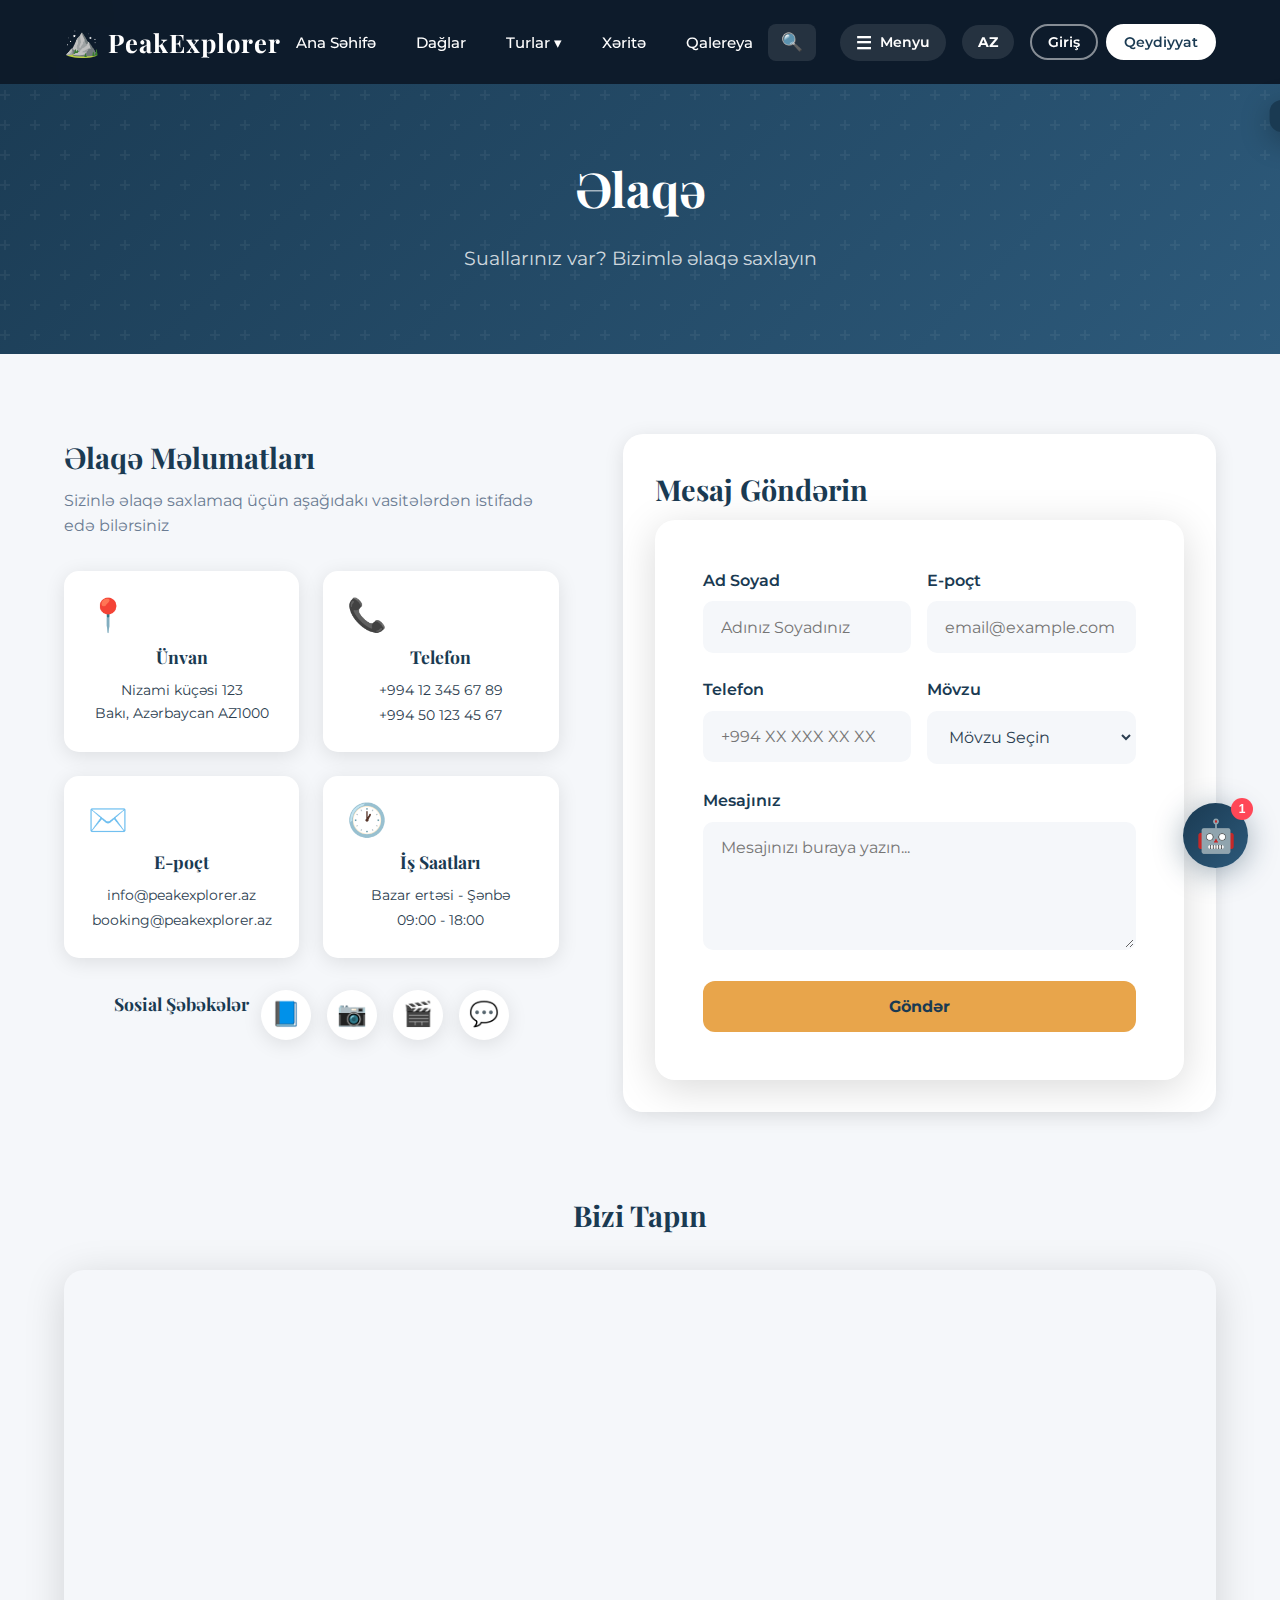
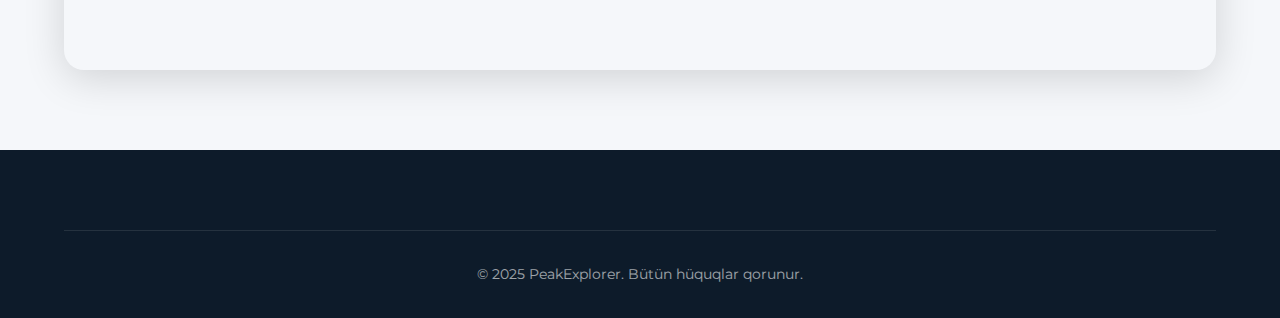
<file: contact.html>
﻿<!DOCTYPE html>
<html lang="az">
<head>
    <meta charset="UTF-8">
    <meta name="viewport" content="width=device-width, initial-scale=1.0">
    <title>Əlaqə | PeakExplorer</title>
    <link rel="icon" href="data:image/svg+xml,<svg xmlns='http://www.w3.org/2000/svg' viewBox='0 0 100 100'><text y='0.9em' font-size='90'>⛰️</text></svg>">
    <link rel="stylesheet" href="style.css">
    <link rel="preconnect" href="https://fonts.googleapis.com">
    <link rel="preconnect" href="https://fonts.gstatic.com" crossorigin>
    <link href="https://fonts.googleapis.com/css2?family=Playfair+Display:wght@400;600;700&family=Montserrat:wght@300;400;500;600&display=swap" rel="stylesheet">
</head>
<body class="contact-page">
    
    <nav class="navbar navbar-dark">
        <a href="index.html" class="logo">
            <span class="logo-icon">⛰️</span>
            <span class="logo-text">PeakExplorer</span>
        </a>
        <ul class="nav-links">
            <li><a href="index.html">Ana Səhifə</a></li>
            <li><a href="index.html#mountains">Dağlar</a></li>
            <li class="nav-dropdown-item">
                <a href="index.html#tours" class="nav-dropdown-trigger">Turlar ▾</a>
                <div class="nav-submenu">
                    <a href="index.html#tours" class="submenu-item">
                        <span class="submenu-icon">🌟</span>
                        <span>Popular Turlar</span>
                    </a>
                    <a href="hotels.html" class="submenu-item">
                        <span class="submenu-icon">🏨</span>
                        <span>Otellər</span>
                    </a>
                    <a href="restaurants.html" class="submenu-item">
                        <span class="submenu-icon">🍽️</span>
                        <span>Restoranlar</span>
                    </a>
                    <a href="car-rental.html" class="submenu-item">
                        <span class="submenu-icon">🚗</span>
                        <span>Maşın Kirayəsi</span>
                    </a>
                </div>
            </li>
            <li><a href="index.html#map">Xəritə</a></li>
            <li><a href="index.html#gallery">Qalereya</a></li>
        </ul>
        <div class="nav-actions">
            
            <div class="nav-search">
                <button class="search-toggle-btn" id="searchToggleBtn" title="Axtar">🔍</button>
            </div>
            
            
            <div class="nav-dropdown menu-dropdown">
                <button class="nav-dropdown-btn">
                    <span>☰</span>
                    <span>Menyu</span>
                </button>
                <div class="nav-dropdown-content">
                    <a href="about.html">Haqqımızda</a>
                    <a href="contact.html" class="active">Əlaqə</a>
                    <a href="blog.html">Blog</a>
                    <a href="faq.html">FAQ</a>
                </div>
            </div>
            
            
            <div class="nav-dropdown lang-dropdown">
                <button class="nav-dropdown-btn">
                    <span class="lang-current">AZ</span>
                </button>
                <div class="nav-dropdown-content">
                    <button class="lang-option active" data-lang="az">
                        <span class="lang-flag">🇦🇿</span>
                        <span>Azərbaycan</span>
                    </button>
                    <button class="lang-option" data-lang="en">
                        <span class="lang-flag">🇬🇧</span>
                        <span>English</span>
                    </button>
                    <button class="lang-option" data-lang="ru">
                        <span class="lang-flag">🇷🇺</span>
                        <span>Русский</span>
                    </button>
                    <button class="lang-option" data-lang="tr">
                        <span class="lang-flag">🇹🇷</span>
                        <span>Türkçe</span>
                    </button>
                </div>
            </div>
            
            
            <div class="auth-buttons" id="authButtons">
                <button class="auth-btn login-btn" onclick="window.location.href='index.html'">Giriş</button>
                <button class="auth-btn signup-btn" onclick="window.location.href='index.html'">Qeydiyyat</button>
            </div>
            
            <div class="nav-dropdown user-dropdown" id="userProfile" style="display: none;">
                <button class="nav-dropdown-btn user-dropdown-btn" id="userDropdownBtn">
                    <span class="user-avatar" id="userAvatarNav">👤</span>
                    <span class="user-name" id="userName"></span>
                </button>
                <div class="nav-dropdown-content" id="userDropdownContent">
                    <a href="profile.html" class="dropdown-item">
                        <span>👤</span>
                        <span>Profil</span>
                    </a>
                    <button class="dropdown-item logout-item" onclick="logout()">
                        <span>🚪</span>
                        <span>Çıxış</span>
                    </button>
                </div>
            </div>
        </div>
    </nav>

    
    <div class="search-modal" id="searchModal">
        <div class="search-modal-content">
            <button class="search-close-btn" id="searchCloseBtn">✕</button>
            <div class="search-header">
                <h2 data-lang-az="Axtar" data-lang-en="Search" data-lang-ru="Поиск" data-lang-tr="Ara">Axtar</h2>
            </div>
            <div class="search-input-wrapper">
                <span class="search-icon">🔍</span>
                <input type="text" id="searchInput" placeholder="Dağ, tur və ya məkan axtar..." data-placeholder-az="Dağ, tur və ya məkan axtar..." data-placeholder-en="Search for mountains, tours or locations..." data-placeholder-ru="Поиск гор, туров или мест..." data-placeholder-tr="Dağ, tur veya yer ara...">
                <button class="search-clear-btn" id="searchClearBtn" style="display: none;">✕</button>
            </div>
            <div class="search-filters">
                <button class="search-filter-btn active" data-filter="all" data-lang-az="Hamısı" data-lang-en="All" data-lang-ru="Все" data-lang-tr="Tümü">Hamısı</button>
                <button class="search-filter-btn" data-filter="mountains" data-lang-az="Dağlar" data-lang-en="Mountains" data-lang-ru="Горы" data-lang-tr="Dağlar">Dağlar</button>
                <button class="search-filter-btn" data-filter="tours" data-lang-az="Turlar" data-lang-en="Tours" data-lang-ru="Туры" data-lang-tr="Turlar">Turlar</button>
            </div>
            <div class="search-results" id="searchResults">
                <div class="search-placeholder">
                    <span>🔍</span>
                    <p data-lang-az="Axtarış nəticələri burada görünəcək" data-lang-en="Search results will appear here" data-lang-ru="Результаты поиска появятся здесь" data-lang-tr="Arama sonuçları burada görünecek">Axtarış nəticələri burada görünəcək</p>
                </div>
            </div>
        </div>
    </div>

    
    <section class="page-hero contact-hero">
        <div class="page-hero-content">
            <h1 data-lang-az="Əlaqə" data-lang-en="Contact Us" data-lang-ru="Контакты" data-lang-tr="İletişim">Əlaqə</h1>
            <p data-lang-az="Suallarınız var? Bizimlə əlaqə saxlayın" data-lang-en="Have questions? Get in touch with us" data-lang-ru="Есть вопросы? Свяжитесь с нами" data-lang-tr="Sorularınız mı var? Bizimle iletişime geçin">Suallarınız var? Bizimlə əlaqə saxlayın</p>
        </div>
    </section>

    
    <section class="contact-content">
        <div class="contact-container">
            
            <div class="contact-info-section">
                <h2 data-lang-az="Əlaqə Məlumatları" data-lang-en="Contact Information" data-lang-ru="Контактная информация" data-lang-tr="İletişim Bilgileri">Əlaqə Məlumatları</h2>
                <p data-lang-az="Sizinlə əlaqə saxlamaq üçün aşağıdakı vasitələrdən istifadə edə bilərsiniz" data-lang-en="You can use the following methods to contact us" data-lang-ru="Вы можете связаться с нами следующими способами" data-lang-tr="Bizimle iletişime geçmek için aşağıdaki yöntemleri kullanabilirsiniz">Sizinlə əlaqə saxlamaq üçün aşağıdakı vasitələrdən istifadə edə bilərsiniz</p>
                
                <div class="contact-cards">
                    <div class="contact-card">
                        <span class="contact-card-icon">📍</span>
                        <h3 data-lang-az="Ünvan" data-lang-en="Address" data-lang-ru="Адрес" data-lang-tr="Adres">Ünvan</h3>
                        <p>Nizami küçəsi 123<br>Bakı, Azərbaycan AZ1000</p>
                    </div>
                    <div class="contact-card">
                        <span class="contact-card-icon">📞</span>
                        <h3 data-lang-az="Telefon" data-lang-en="Phone" data-lang-ru="Телефон" data-lang-tr="Telefon">Telefon</h3>
                        <p><a href="tel:+994123456789">+994 12 345 67 89</a></p>
                        <p><a href="tel:+994501234567">+994 50 123 45 67</a></p>
                    </div>
                    <div class="contact-card">
                        <span class="contact-card-icon">✉️</span>
                        <h3 data-lang-az="E-poçt" data-lang-en="Email" data-lang-ru="Эл. почта" data-lang-tr="E-posta">E-poçt</h3>
                        <p><a href="mailto:info@peakexplorer.az">info@peakexplorer.az</a></p>
                        <p><a href="mailto:booking@peakexplorer.az">booking@peakexplorer.az</a></p>
                    </div>
                    <div class="contact-card">
                        <span class="contact-card-icon">🕐</span>
                        <h3 data-lang-az="İş Saatları" data-lang-en="Working Hours" data-lang-ru="Рабочие часы" data-lang-tr="Çalışma Saatleri">İş Saatları</h3>
                        <p data-lang-az="Bazar ertəsi - Şənbə" data-lang-en="Monday - Saturday" data-lang-ru="Понедельник - Суббота" data-lang-tr="Pazartesi - Cumartesi">Bazar ertəsi - Şənbə</p>
                        <p>09:00 - 18:00</p>
                    </div>
                </div>

                
                <div class="contact-social">
                    <h3 data-lang-az="Sosial Şəbəkələr" data-lang-en="Social Media" data-lang-ru="Социальные сети" data-lang-tr="Sosyal Medya">Sosial Şəbəkələr</h3>
                    <div class="social-links">
                        <a href="#" class="social-link" title="Facebook">📘</a>
                        <a href="#" class="social-link" title="Instagram">📷</a>
                        <a href="#" class="social-link" title="YouTube">🎬</a>
                        <a href="#" class="social-link" title="WhatsApp">💬</a>
                    </div>
                </div>
            </div>

            
            <div class="contact-form-section">
                <h2 data-lang-az="Mesaj Göndərin" data-lang-en="Send a Message" data-lang-ru="Отправить сообщение" data-lang-tr="Mesaj Gönderin">Mesaj Göndərin</h2>
                <form class="contact-form" id="contactForm">
                    <div class="form-row">
                        <div class="form-group">
                            <label data-lang-az="Ad Soyad" data-lang-en="Full Name" data-lang-ru="Полное имя" data-lang-tr="Ad Soyad">Ad Soyad</label>
                            <input type="text" id="contactName" required data-placeholder-az="Adınız Soyadınız" data-placeholder-en="Your Full Name" data-placeholder-ru="Ваше полное имя" data-placeholder-tr="Adınız Soyadınız" placeholder="Adınız Soyadınız">
                        </div>
                        <div class="form-group">
                            <label data-lang-az="E-poçt" data-lang-en="Email" data-lang-ru="Эл. почта" data-lang-tr="E-posta">E-poçt</label>
                            <input type="email" id="contactEmail" required placeholder="email@example.com">
                        </div>
                    </div>
                    <div class="form-row">
                        <div class="form-group">
                            <label data-lang-az="Telefon" data-lang-en="Phone" data-lang-ru="Телефон" data-lang-tr="Telefon">Telefon</label>
                            <input type="tel" id="contactPhone" placeholder="+994 XX XXX XX XX">
                        </div>
                        <div class="form-group">
                            <label data-lang-az="Mövzu" data-lang-en="Subject" data-lang-ru="Тема" data-lang-tr="Konu">Mövzu</label>
                            <select id="contactSubject" required>
                                <option value="" data-lang-az="Mövzu Seçin" data-lang-en="Select Subject" data-lang-ru="Выберите тему" data-lang-tr="Konu Seçin">Mövzu Seçin</option>
                                <option value="tour" data-lang-az="Tur Sorğusu" data-lang-en="Tour Inquiry" data-lang-ru="Запрос тура" data-lang-tr="Tur Sorgusu">Tur Sorğusu</option>
                                <option value="booking" data-lang-az="Sifariş" data-lang-en="Booking" data-lang-ru="Бронирование" data-lang-tr="Rezervasyon">Sifariş</option>
                                <option value="complaint" data-lang-az="Şikayət" data-lang-en="Complaint" data-lang-ru="Жалоба" data-lang-tr="Şikayet">Şikayət</option>
                                <option value="partnership" data-lang-az="Əməkdaşlıq" data-lang-en="Partnership" data-lang-ru="Партнерство" data-lang-tr="Ortaklık">Əməkdaşlıq</option>
                                <option value="other" data-lang-az="Digər" data-lang-en="Other" data-lang-ru="Другое" data-lang-tr="Diğer">Digər</option>
                            </select>
                        </div>
                    </div>
                    <div class="form-group">
                        <label data-lang-az="Mesajınız" data-lang-en="Your Message" data-lang-ru="Ваше сообщение" data-lang-tr="Mesajınız">Mesajınız</label>
                        <textarea id="contactMessage" rows="5" required data-placeholder-az="Mesajınızı buraya yazın..." data-placeholder-en="Write your message here..." data-placeholder-ru="Напишите ваше сообщение здесь..." data-placeholder-tr="Mesajınızı buraya yazın..." placeholder="Mesajınızı buraya yazın..."></textarea>
                    </div>
                    <button type="submit" class="submit-btn" data-lang-az="Göndər" data-lang-en="Send" data-lang-ru="Отправить" data-lang-tr="Gönder">Göndər</button>
                </form>
            </div>
        </div>
    </section>

    
    <section class="contact-map-section">
        <h2 data-lang-az="Bizi Tapın" data-lang-en="Find Us" data-lang-ru="Найдите нас" data-lang-tr="Bizi Bulun">Bizi Tapın</h2>
        <div class="contact-map">
            <iframe 
                src="https://www.google.com/maps/embed?pb=!1m18!1m12!1m3!1d3039.4!2d49.8671!3d40.4093!2m3!1f0!2f0!3f0!3m2!1i1024!2i768!4f13.1!3m3!1m2!1s0x0%3A0x0!2zNDDCsDI0JzMzLjUiTiA0OcKwNTInMDEuNiJF!5e0!3m2!1sen!2saz!4v1234567890"
                width="100%" 
                height="400" 
                style="border:0;" 
                allowfullscreen="" 
                loading="lazy" 
                referrerpolicy="no-referrer-when-downgrade">
            </iframe>
        </div>
    </section>

    
    <footer class="footer">
        <div class="footer-bottom">
            <p data-lang-az="© 2025 PeakExplorer. Bütün hüquqlar qorunur." data-lang-en="© 2025 PeakExplorer. All rights reserved." data-lang-ru="© 2025 PeakExplorer. Все права защищены." data-lang-tr="© 2025 PeakExplorer. Tüm hakları saklıdır.">© 2025 PeakExplorer. Bütün hüquqlar qorunur.</p>
        </div>
    </footer>

    
    <div class="notification" id="notification"></div>

    <script>
        let currentLanguage = localStorage.getItem('language') || 'az';
        
        const langFlags = { 'az': '🇦🇿', 'en': '🇬🇧', 'ru': '🇷🇺', 'tr': '🇹🇷' };
        const langNames = { 'az': 'AZ', 'en': 'EN', 'ru': 'RU', 'tr': 'TR' };

        function changeLanguage(lang) {
            currentLanguage = lang;
            localStorage.setItem('language', lang);
            
            // Update language option buttons
            document.querySelectorAll('.lang-option').forEach(btn => {
                btn.classList.toggle('active', btn.dataset.lang === lang);
            });
            document.querySelectorAll('.lang-btn').forEach(btn => {
                btn.classList.toggle('active', btn.dataset.lang === lang);
            });
            
            // Update language dropdown button
            const langBtn = document.getElementById('langDropdownBtn');
            if (langBtn) {
                const flagEl = langBtn.querySelector('.lang-flag');
                const currentEl = langBtn.querySelector('.lang-current');
                if (flagEl) flagEl.textContent = langFlags[lang];
                if (currentEl) currentEl.textContent = langNames[lang];
            }
            
            // Update all elements with data-lang attributes
            document.querySelectorAll('[data-lang-az]').forEach(el => {
                const text = el.getAttribute(`data-lang-${lang}`) || el.getAttribute('data-lang-az');
                if (text) el.textContent = text;
            });
            
            // Update placeholders
            document.querySelectorAll('[data-placeholder-az]').forEach(el => {
                const placeholder = el.getAttribute(`data-placeholder-${lang}`) || el.getAttribute('data-placeholder-az');
                if (placeholder) el.placeholder = placeholder;
            });
            
            // Update select options
            document.querySelectorAll('select option[data-lang-az]').forEach(option => {
                const text = option.getAttribute(`data-lang-${lang}`) || option.getAttribute('data-lang-az');
                if (text) option.textContent = text;
            });
            
            // Update HTML lang attribute
            document.documentElement.lang = lang;
            
            // Close dropdowns
            document.querySelectorAll('.nav-dropdown').forEach(d => d.classList.remove('active'));
        }
        function showNotification(message, type = 'success') {
            const notification = document.getElementById('notification');
            notification.textContent = message;
            notification.className = `notification ${type} show`;
            
            setTimeout(() => {
                notification.classList.remove('show');
            }, 3000);
        }
        document.getElementById('contactForm').addEventListener('submit', function(e) {
            e.preventDefault();
            
            const name = document.getElementById('contactName').value;
            const email = document.getElementById('contactEmail').value;
            const phone = document.getElementById('contactPhone').value;
            const subject = document.getElementById('contactSubject').value;
            const message = document.getElementById('contactMessage').value;
            const messages = {
                az: 'Mesajınız uğurla göndərildi! Tezliklə sizinlə əlaqə saxlayacağıq.',
                en: 'Your message has been sent successfully! We will contact you soon.',
                ru: 'Ваше сообщение успешно отправлено! Мы скоро свяжемся с вами.',
                tr: 'Mesajınız başarıyla gönderildi! En kısa sürede sizinle iletişime geçeceğiz.'
            };

            showNotification(messages[currentLanguage] || messages.az, 'success');
            this.reset();
        });
        document.addEventListener('DOMContentLoaded', function() {
            changeLanguage(currentLanguage);
            document.querySelectorAll('.nav-dropdown-btn').forEach(btn => {
                btn.addEventListener('click', function(e) {
                    e.stopPropagation();
                    const dropdown = this.closest('.nav-dropdown');
                    const isActive = dropdown.classList.contains('active');
                    document.querySelectorAll('.nav-dropdown').forEach(d => d.classList.remove('active'));
                    if (!isActive) dropdown.classList.add('active');
                });
            });
            
            document.addEventListener('click', function(e) {
                if (!e.target.closest('.nav-dropdown')) {
                    document.querySelectorAll('.nav-dropdown').forEach(d => d.classList.remove('active'));
                }
            });
            
            document.querySelectorAll('.lang-option').forEach(btn => {
                btn.addEventListener('click', () => changeLanguage(btn.dataset.lang));
            });
            document.querySelectorAll('.lang-btn').forEach(btn => {
                btn.addEventListener('click', () => changeLanguage(btn.dataset.lang));
            });
            
            // Search modal functions
            function openSearchModal() {
                const modal = document.getElementById('searchModal');
                if (modal) {
                    modal.classList.add('active');
                    const input = document.getElementById('searchInput');
                    if (input) input.focus();
                }
            }
            
            function closeSearchModal() {
                const modal = document.getElementById('searchModal');
                if (modal) {
                    modal.classList.remove('active');
                    const input = document.getElementById('searchInput');
                    if (input) input.value = '';
                    const results = document.getElementById('searchResults');
                    if (results) {
                        results.innerHTML = `
                            <div class="search-placeholder">
                                <span>🔍</span>
                                <p data-lang-az="Axtarış nəticələri burada görünəcək" data-lang-en="Search results will appear here" data-lang-ru="Результаты поиска появятся здесь" data-lang-tr="Arama sonuçları burada görünecek">Axtarış nəticələri burada görünəcək</p>
                            </div>
                        `;
                    }
                }
            }
            
            const searchToggleBtn = document.getElementById('searchToggleBtn');
            const searchCloseBtn = document.getElementById('searchCloseBtn');
            const searchModal = document.getElementById('searchModal');
            
            if (searchToggleBtn) {
                searchToggleBtn.addEventListener('click', openSearchModal);
            }
            
            if (searchCloseBtn) {
                searchCloseBtn.addEventListener('click', closeSearchModal);
            }
            
            if (searchModal) {
                searchModal.addEventListener('click', function(e) {
                    if (e.target === this) closeSearchModal();
                });
            }
            
            // Close on Escape key
            document.addEventListener('keydown', function(e) {
                if (e.key === 'Escape') {
                    closeSearchModal();
                }
            });
        });
        
        const CURRENT_USER_KEY = 'peakexplorer_current_user';
        function checkSession() {
            const savedUser = localStorage.getItem(CURRENT_USER_KEY);
            if (savedUser) {
                try {
                    const user = JSON.parse(savedUser);
                    document.getElementById('authButtons').style.display = 'none';
                    document.getElementById('userProfile').style.display = 'block';
                    document.getElementById('userName').textContent = user.name || 'İstifadəçi';
                } catch (e) {}
            }
        }
        function logout() {
            localStorage.removeItem(CURRENT_USER_KEY);
            window.location.reload();
        }
        checkSession();
        
        document.getElementById('userDropdownBtn')?.addEventListener('click', function(e) {
            e.stopPropagation();
            const dropdown = this.closest('.nav-dropdown');
            const isActive = dropdown.classList.contains('active');
            document.querySelectorAll('.nav-dropdown').forEach(d => d.classList.remove('active'));
            if (!isActive) dropdown.classList.add('active');
        });
        
        // Chatbot functions - Same as about.html
        let chatbotOpen = false;
        function toggleChatbot() {
            chatbotOpen = !chatbotOpen;
            const chatbotWindow = document.getElementById('chatbotWindow');
            const chatbotBadge = document.getElementById('chatbotBadge');
            if (chatbotWindow) chatbotWindow.classList.toggle('active', chatbotOpen);
            if (chatbotBadge) chatbotBadge.classList.add('hidden');
        }
        function sendSuggestion(text) {
            const chatInput = document.getElementById('chatInput');
            if (chatInput) { chatInput.value = text; sendMessage(); }
        }
        function handleChatKeypress(e) {
            if (e.key === 'Enter') sendMessage();
        }
        function sendMessage() {
            const input = document.getElementById('chatInput');
            if (!input) return;
            const message = input.value.trim();
            if (!message) return;
            addMessage(message, 'user');
            input.value = '';
            showTyping();
            setTimeout(() => {
                hideTyping();
                const response = generateResponse(message);
                addMessage(response, 'bot');
            }, 1000 + Math.random() * 1000);
        }
        function formatMessage(text) {
            let formatted = text.replace(/\*\*(.+?)\*\*/g, '<strong>$1</strong>').replace(/\n/g, '<br>');
            formatted = formatted.replace(/(\d+️⃣)\s+(.+?)(?=\d+️⃣|<br>|$)/g, '<div style="margin: 0.5rem 0; padding-left: 0.5rem;"><strong>$1</strong> $2</div>');
            formatted = formatted.replace(/([📏📍⛰️📅💰🎯🏨💡❄️🌲🎫🌤️📊⚠️✅📱🚨⭐🥇🥈🥉📋💳📧🕒💬🏔️🎒🍽️🚗📅🌸☀️🍂🎒🏕️])/g, '<span style="font-size: 1.1em;">$1</span>');
            return `<p style="white-space: pre-line;">${formatted}</p>`;
        }
        function addMessage(text, type) {
            const messagesDiv = document.getElementById('chatbotMessages');
            if (!messagesDiv) return;
            const avatar = type === 'bot' ? '🤖' : '👤';
            const formattedText = type === 'bot' ? formatMessage(text) : text;
            const messageHtml = `<div class="chat-message ${type}"><span class="message-avatar">${avatar}</span><div class="message-content">${type === 'bot' ? formattedText : `<p>${text}</p>`}</div></div>`;
            messagesDiv.insertAdjacentHTML('beforeend', messageHtml);
            messagesDiv.scrollTop = messagesDiv.scrollHeight;
        }
        function showTyping() {
            const messagesDiv = document.getElementById('chatbotMessages');
            if (!messagesDiv) return;
            const typingHtml = `<div class="chat-message bot" id="typingIndicator"><span class="message-avatar">🤖</span><div class="message-content"><div class="typing-indicator"><span></span><span></span><span></span></div></div></div>`;
            messagesDiv.insertAdjacentHTML('beforeend', typingHtml);
            messagesDiv.scrollTop = messagesDiv.scrollHeight;
        }
        function hideTyping() {
            const typing = document.getElementById('typingIndicator');
            if (typing) typing.remove();
        }
        function generateResponse(message) {
            const lowerMsg = message.toLowerCase();
            const lang = localStorage.getItem('language') || 'az';
            const responses = {
                az: {
                    greeting: 'Salam! 👋 Mən PeakBot-am. Azərbaycanın dağları, turlar, otellər, restoranlar və səyahət məsləhətləri haqqında suallarınıza cavab verə bilərəm. Sizə necə kömək edə bilərəm?',
                    thanks: 'Dəyməz! 😊 Başqa sualınız varsa, soruşmaqdan çəkinməyin. Yaxşı səyahətlər və unudulmaz xatirələr! 🏔️',
                    default: 'Maraqlı sual! Dağlar, turlar, otellər, restoranlar, maşın kirayəsi və ya səyahət məsləhətləri haqqında daha dəqiq sual versəniz, sizə daha yaxşı kömək edə bilərəm. 🏔️',
                    bazarduzu: '🏔️ **Bazardüzü** - Azərbaycanın ən hündür zirvəsi!\n\n📏 Hündürlük: 4466 metr\n📍 Yerləşmə: Qusar rayonu, Böyük Qafqaz silsiləsi\n⛰️ Çətinlik: Mürəkkəb (təcrübəli alpinistlər üçün)\n\n📅 Ən yaxşı vaxt: İyul-Sentyabr ayları\n💰 Tur qiyməti: ₼1200-dən başlayır\n\n🎯 Fəaliyyətlər: Alpinizm, trekking, foto-tur, düşərgə\n🏨 Yaxın otellər: Şahdağ Resort, Qusar Park Hotel\n\n💡 Məsləhət: Hündür zirvə olduğu üçün fiziki hazırlıq və xüsusi avadanlıq tələb olunur. Dağ bələdçisi ilə getmək tövsiyə olunur.',
                    shahdag: '⛷️ **Şahdağ** - Azərbaycanın ən populyar qış kurortu!\n\n📏 Hündürlük: 4243 metr\n📍 Yerləşmə: Qusar rayonu\n⛰️ Çətinlik: Orta\n\n❄️ Qış fəaliyyətləri: Xizək, snowboard, paraqlaydinq\n🌲 Yay fəaliyyətləri: Trekking, ATV turu, təbiət gəzintiləri\n\n🏨 Otel qiymətləri: ₼250-400/gecə\n🎫 Kanat yolu: Mövcuddur\n\n💡 Məsləhət: Həm qışda, həm yayda ziyarət edə bilərsiniz. Qışda xizək üçün, yayda isə təbiət görmək üçün mükəmməl yerdir. Əvvəlcədən rezervasiya etmək tövsiyə olunur.',
                    tours: '🎒 **Ən Populyar Turlarımız:**\n\n1️⃣ **Şahdağ Qış Turu** - ₼450\n   ❄️ Xizək, snowboard, qış əyləncələri\n\n2️⃣ **Bazardüzü Alpinizm** - ₼1200\n   ⛰️ Azərbaycanın ən hündür zirvəsinə çıxış\n\n3️⃣ **Xınalıq Mədəni Tur** - ₼350\n   🏘️ Qədim kənd, mədəni irs, autentik yeməklər\n\n4️⃣ **Qəbələ Weekend** - ₼200\n   🎢 Əyləncə parkı, təbiət, rahatlıq\n\n5️⃣ **Şəki Mədəni Tur** - ₼280\n   🏛️ Tarixi abidələr, Şəki xan sarayı\n\n📱 Ana səhifədəki "Turlar" bölməsinə baxın daha ətraflı məlumat üçün!',
                    hotels: '🏨 **Ən Yaxşı Otellərimiz:**\n\n⭐ **Premium Otellər:**\n• Şahdağ Hotel & Spa (5⭐) - ₼350/gecə\n  Spa, restoran, xizək yolu yaxınlığında\n\n• Pik Palace (5⭐) - ₼400/gecə\n  Lüks otaqlar, panoramik görünüş\n\n• Qafqaz Riverside (5⭐) - ₼320/gecə\n  Çay kənarında, təbiət içində\n\n⭐ **Orta Qiymətli:**\n• Qusar Park Hotel (4⭐) - ₼150/gecə\n• Qəbələ Resort (4⭐) - ₼180/gecə\n\n💡 Məsləhət: Qış mövsümündə (dekabr-mart) əvvəlcədən rezervasiya etmək vacibdir. Otellər səhifəsinə keçid edin rezervasiya üçün!',
                    restaurants: '🍽️ **Dağ Bölgələrində Ən Yaxşı Restoranlar:**\n\n🥇 **Premium:**\n• Şahdağ Dağ Restoranı - Premium mətbəx, panoramik görünüş\n• Altitude Restaurant - Müasir Avropa mətbəxi\n\n🥈 **Ənənəvi:**\n• Şəki Piti Evi - Ənənəvi Azərbaycan yeməkləri\n• Xınalıq Ev Yeməkləri - Autentik ləzgi mətbəxi\n• Qusar Milli Mətbəx - Regional spesiallar\n\n🥉 **Kafe və Snack:**\n• Dağ Evi - Qəhvə, dessert, yüngül yeməklər\n• Şahdağ Lounge - İçkilər və snack\n\n💡 Məsləhət: Restoranlar səhifəsinə baxın menyu və rezervasiya üçün!',
                    carRental: '🚗 **Maşın Kirayəsi:**\n\nDağ turları üçün **SUV/4x4** maşınlar tövsiyə olunur.\n\n💰 **Qiymət Aralığı:**\n• Ekonom (kiçik maşın) - ₼50-60/gün\n• Orta (sedan) - ₼80-100/gün\n• SUV/4x4 - ₼120-180/gün\n• Premium (lüks) - ₼200-300/gün\n\n📋 **Daxildir:**\n✓ Sığorta\n✓ 24/7 dəstək\n✓ GPS navigasiya\n✓ Uşaq oturacağı (tələb olunarsa)\n\n💡 Məsləhət: Qışda 4x4 maşın seçmək vacibdir. Maşın Kirayəsi səhifəsinə keçin rezervasiya üçün!',
                    weather: '🌤️ **Dağ Hava Şəraiti:**\n\nDağ hava şəraiti dəyişkəndir və tez dəyişə bilər.\n\n📊 **Ümumi Məlumat:**\n• Hündür zirvələrdə hətta yayda soyuq ola bilər\n• Qışda temperatur -10°C-dən aşağı düşə bilər\n• Yayda gündüz +20-25°C, gecə +5-10°C\n\n💡 **Məsləhətlər:**\n✓ Həmişə qat-qat geyinmək (layering)\n✓ Külək və yağışdan qoruyan geyim\n✓ Günəş gözlüyü və krem (UV qoruyucu)\n✓ Dağ səhifəsində hər dağın cari hava durumunu yoxlayın\n\n⚠️ Xəbərdarlıq: Hava şəraiti pisləşərsə, turları ləğv etmək daha yaxşıdır.',
                    price: '💰 **Qiymət Məlumatları:**\n\n🏔️ **Turlar:**\n• Qısa turlar (1-2 gün): ₼200-450\n• Orta turlar (3-5 gün): ₼600-1200\n• Uzun turlar (6+ gün): ₼1500+\n\n🏨 **Otellər (gecə):**\n• Ekonom: ₼80-150\n• Orta: ₼150-250\n• Premium: ₼250-400\n• Lüks: ₼400+\n\n🍽️ **Yemək:**\n• Kafe: ₼15-30/şəxs\n• Restoran: ₼30-80/şəxs\n• Premium: ₼80+/şəxs\n\n🚗 **Nəqliyyat:**\n• Maşın kirayəsi: ₼50-300/gün\n• Transfer: ₼100-200\n\n💡 Məsləhət: Qış mövsümündə qiymətlər yüksələ bilər. Əvvəlcədən rezervasiya etmək qənaət edir.',
                    contact: '📞 **Əlaqə Məlumatları:**\n\n📧 Email: info@peakexplorer.az\n📱 Telefon: +994 12 XXX XX XX\n💬 WhatsApp: +994 50 XXX XX XX\n\n🕒 **İş Saatları:**\nBazar ertəsi - Cümə: 09:00 - 18:00\nŞənbə: 10:00 - 16:00\nBazar: Qeyri-iş günü\n\n📍 **Ofis:**\nBakı şəhəri, [Ünvan]\n\n💡 Bizimlə əlaqə saxlayın suallarınız və rezervasiyalar üçün!',
                    help: '💬 **Mən sizə kömək edə bilərəm:**\n\n🏔️ Dağlar haqqında məlumat\n🎒 Tur paketləri və qiymətlər\n🏨 Otel tövsiyələri və rezervasiya\n🍽️ Restoranlar və yemək\n🚗 Maşın kirayəsi\n🌤️ Hava şəraiti\n📅 Mövsüm məsləhətləri\n🎒 Avadanlıq tövsiyələri\n⚠️ Təhlükəsizlik məsləhətləri\n\n💡 Daha dəqiq sual versəniz, daha yaxşı kömək edə bilərəm!'
                },
                en: {
                    greeting: 'Hello! 👋 I\'m PeakBot. I can answer your questions about Azerbaijan\'s mountains, tours, hotels, restaurants, and travel advice. How can I help you?',
                    thanks: 'You\'re welcome! 😊 If you have any other questions, don\'t hesitate to ask. Have great travels and unforgettable memories! 🏔️',
                    default: 'Interesting question! If you ask a more specific question about mountains, tours, hotels, restaurants, car rental, or travel advice, I can help you better. 🏔️',
                    bazarduzu: '🏔️ **Bazardüzü** - Azerbaijan\'s highest peak!\n\n📏 Height: 4466 meters\n📍 Location: Qusar district, Greater Caucasus range\n⛰️ Difficulty: Hard (for experienced climbers)\n\n📅 Best time: July-September\n💰 Tour price: Starting from ₼1200\n\n🎯 Activities: Mountaineering, trekking, photo tour, camping\n🏨 Nearby hotels: Shahdag Resort, Qusar Park Hotel\n\n💡 Tip: Physical preparation and special equipment are required due to the high altitude. It is recommended to go with a mountain guide.',
                    shahdag: '⛷️ **Shahdag** - Azerbaijan\'s most popular winter resort!\n\n📏 Height: 4243 meters\n📍 Location: Qusar district\n⛰️ Difficulty: Medium\n\n❄️ Winter activities: Skiing, snowboarding, paragliding\n🌲 Summer activities: Trekking, ATV tour, nature walks\n\n🏨 Hotel prices: ₼250-400/night\n🎫 Cable car: Available\n\n💡 Tip: You can visit both in winter and summer. Perfect for skiing in winter and enjoying nature in summer. Advance booking is recommended.',
                    tours: '🎒 **Our Most Popular Tours:**\n\n1️⃣ **Shahdag Winter Tour** - ₼450\n   ❄️ Skiing, snowboarding, winter fun\n\n2️⃣ **Bazardüzü Mountaineering** - ₼1200\n   ⛰️ Climb to Azerbaijan\'s highest peak\n\n3️⃣ **Khinalug Cultural Tour** - ₼350\n   🏘️ Ancient village, cultural heritage, authentic food\n\n4️⃣ **Gabala Weekend** - ₼200\n   🎢 Amusement park, nature, relaxation\n\n5️⃣ **Sheki Cultural Tour** - ₼280\n   🏛️ Historical monuments, Sheki Khan Palace\n\n📱 Check the "Tours" section on the homepage for more details!',
                    hotels: '🏨 **Our Best Hotels:**\n\n⭐ **Premium Hotels:**\n• Shahdag Hotel & Spa (5⭐) - ₼350/night\n  Spa, restaurant, near ski slopes\n\n• Pik Palace (5⭐) - ₼400/night\n  Luxury rooms, panoramic views\n\n• Caucasus Riverside (5⭐) - ₼320/night\n  By the river, in nature\n\n⭐ **Mid-Range:**\n• Qusar Park Hotel (4⭐) - ₼150/night\n• Gabala Resort (4⭐) - ₼180/night\n\n💡 Tip: Advance booking is essential during winter season (December-March). Visit the Hotels page to book!',
                    restaurants: '🍽️ **Best Restaurants in Mountain Regions:**\n\n🥇 **Premium:**\n• Shahdag Mountain Restaurant - Premium cuisine, panoramic views\n• Altitude Restaurant - Modern European cuisine\n\n🥈 **Traditional:**\n• Sheki Piti House - Traditional Azerbaijani dishes\n• Khinalug Home Cooking - Authentic Lezgi cuisine\n• Qusar National Cuisine - Regional specialties\n\n🥉 **Cafes & Snacks:**\n• Mountain House - Coffee, desserts, light meals\n• Shahdag Lounge - Drinks and snacks\n\n💡 Tip: Check the Restaurants page for menus and reservations!',
                    carRental: '🚗 **Car Rental:**\n\n**SUV/4x4** vehicles are recommended for mountain tours.\n\n💰 **Price Range:**\n• Economy (small car) - ₼50-60/day\n• Mid-size (sedan) - ₼80-100/day\n• SUV/4x4 - ₼120-180/day\n• Premium (luxury) - ₼200-300/day\n\n📋 **Included:**\n✓ Insurance\n✓ 24/7 support\n✓ GPS navigation\n✓ Child seat (if needed)\n\n💡 Tip: Choosing a 4x4 vehicle is essential in winter. Visit the Car Rental page to book!',
                    weather: '🌤️ **Mountain Weather:**\n\nMountain weather is variable and can change quickly.\n\n📊 **General Information:**\n• High peaks can be cold even in summer\n• Winter temperatures can drop below -10°C\n• Summer: +20-25°C during day, +5-10°C at night\n\n💡 **Tips:**\n✓ Always dress in layers\n✓ Wind and rain protection\n✓ Sunglasses and sunscreen (UV protection)\n✓ Check current weather for each mountain on the mountain page\n\n⚠️ Warning: If weather conditions worsen, it\'s better to cancel tours.',
                    price: '💰 **Price Information:**\n\n🏔️ **Tours:**\n• Short tours (1-2 days): ₼200-450\n• Medium tours (3-5 days): ₼600-1200\n• Long tours (6+ days): ₼1500+\n\n🏨 **Hotels (per night):**\n• Economy: ₼80-150\n• Mid-range: ₼150-250\n• Premium: ₼250-400\n• Luxury: ₼400+\n\n🍽️ **Food:**\n• Cafe: ₼15-30/person\n• Restaurant: ₼30-80/person\n• Premium: ₼80+/person\n\n🚗 **Transportation:**\n• Car rental: ₼50-300/day\n• Transfer: ₼100-200\n\n💡 Tip: Prices may increase during winter season. Advance booking saves money.',
                    contact: '📞 **Contact Information:**\n\n📧 Email: info@peakexplorer.az\n📱 Phone: +994 12 XXX XX XX\n💬 WhatsApp: +994 50 XXX XX XX\n\n🕒 **Working Hours:**\nMonday - Friday: 09:00 - 18:00\nSaturday: 10:00 - 16:00\nSunday: Day off\n\n📍 **Office:**\nBaku city, [Address]\n\n💡 Contact us for questions and bookings!',
                    help: '💬 **I can help you with:**\n\n🏔️ Information about mountains\n🎒 Tour packages and prices\n🏨 Hotel recommendations and booking\n🍽️ Restaurants and food\n🚗 Car rental\n🌤️ Weather conditions\n📅 Seasonal advice\n🎒 Equipment recommendations\n⚠️ Safety tips\n\n💡 If you ask a more specific question, I can help you better!'
                }
            };
            const resp = responses[lang] || responses['az'];
            if (lowerMsg.includes('salam') || lowerMsg.includes('hello') || lowerMsg.includes('hi') || lowerMsg.includes('hey') || lowerMsg.includes('привет') || lowerMsg.includes('merhaba')) {
                return resp.greeting;
            }
            if (lowerMsg.includes('təşəkkür') || lowerMsg.includes('sağol') || lowerMsg.includes('thanks') || lowerMsg.includes('thank you') || lowerMsg.includes('спасибо') || lowerMsg.includes('teşekkür')) {
                return resp.thanks;
            }
            if (lowerMsg.includes('bazardüzü') || lowerMsg.includes('bazarduzu') || lowerMsg.includes('bazarduzi')) {
                return resp.bazarduzu;
            }
            if (lowerMsg.includes('şahdağ') || lowerMsg.includes('shahdag') || lowerMsg.includes('шахдаг') || lowerMsg.includes('shah dag')) {
                return resp.shahdag;
            }
            if (lowerMsg.includes('tufandağ') || lowerMsg.includes('tufandag') || lowerMsg.includes('туфандаг') || lowerMsg.includes('tufan dag')) {
                return resp.tufandag;
            }
            if (lowerMsg.includes('tur') || lowerMsg.includes('tour') || lowerMsg.includes('туры') || lowerMsg.includes('turlar') || lowerMsg.includes('turları')) {
                return resp.tours;
            }
            if (lowerMsg.includes('otel') || lowerMsg.includes('hotel') || lowerMsg.includes('отель') || lowerMsg.includes('oteller') || lowerMsg.includes('otellər')) {
                return resp.hotels;
            }
            if (lowerMsg.includes('restoran') || lowerMsg.includes('yemək') || lowerMsg.includes('mətbəx') || lowerMsg.includes('restaurant') || lowerMsg.includes('ресторан') || lowerMsg.includes('yemek') || lowerMsg.includes('yemekler')) {
                return resp.restaurants;
            }
            if (lowerMsg.includes('maşın') || lowerMsg.includes('kiraye') || lowerMsg.includes('avtomobil') || lowerMsg.includes('car') || lowerMsg.includes('rental') || lowerMsg.includes('машина') || lowerMsg.includes('araba') || lowerMsg.includes('kiralama')) {
                return resp.carRental;
            }
            if (lowerMsg.includes('hava') || lowerMsg.includes('weather') || lowerMsg.includes('погода') || lowerMsg.includes('hava durumu') || lowerMsg.includes('temperatur') || lowerMsg.includes('temperature')) {
                return resp.weather;
            }
            if (lowerMsg.includes('qiymət') || lowerMsg.includes('price') || lowerMsg.includes('стоимость') || lowerMsg.includes('fiyat') || lowerMsg.includes('neçə') || lowerMsg.includes('how much') || lowerMsg.includes('сколько')) {
                return resp.price;
            }
            if (lowerMsg.includes('mövsüm') || lowerMsg.includes('season') || lowerMsg.includes('сезон') || lowerMsg.includes('mevsim') || lowerMsg.includes('qış') || lowerMsg.includes('yay') || lowerMsg.includes('winter') || lowerMsg.includes('summer')) {
                return resp.season;
            }
            if (lowerMsg.includes('avadanlıq') || lowerMsg.includes('equipment') || lowerMsg.includes('снаряжение') || lowerMsg.includes('ekipman') || lowerMsg.includes('nə götürməli') || lowerMsg.includes('what to bring')) {
                return resp.equipment;
            }
            if (lowerMsg.includes('təhlükəsizlik') || lowerMsg.includes('safety') || lowerMsg.includes('безопасность') || lowerMsg.includes('güvenlik') || lowerMsg.includes('təhlükə') || lowerMsg.includes('danger')) {
                return resp.safety;
            }
            if (lowerMsg.includes('rezervasiya') || lowerMsg.includes('booking') || lowerMsg.includes('бронирование') || lowerMsg.includes('rezervasyon') || lowerMsg.includes('sifariş') || lowerMsg.includes('order')) {
                return resp.booking;
            }
            if (lowerMsg.includes('əlaqə') || lowerMsg.includes('contact') || lowerMsg.includes('контакт') || lowerMsg.includes('iletişim') || lowerMsg.includes('telefon') || lowerMsg.includes('phone') || lowerMsg.includes('email')) {
                return resp.contact;
            }
            if (lowerMsg.includes('kömək') || lowerMsg.includes('help') || lowerMsg.includes('помощь') || lowerMsg.includes('yardım') || lowerMsg.includes('nə edə bilərəm') || lowerMsg.includes('what can')) {
                return resp.help;
            }
            if (lowerMsg.includes('ən yaxşı') || lowerMsg.includes('best') || lowerMsg.includes('лучший') || lowerMsg.includes('en iyi') || lowerMsg.includes('hansı') || lowerMsg.includes('which')) {
                if (lowerMsg.includes('tur') || lowerMsg.includes('tour')) {
                    return resp.tours;
                }
            }
            return resp.default;
        }
    </script>
    
    <!-- Chatbot HTML - Same as about.html -->
    <div class="chatbot-container" id="chatbotContainer">
        <button class="chatbot-toggle" id="chatbotToggle" onclick="toggleChatbot()">
            <span class="chatbot-icon">🤖</span>
            <span class="chatbot-badge" id="chatbotBadge">1</span>
        </button>
        <div class="chatbot-window" id="chatbotWindow">
            <div class="chatbot-header">
                <div class="chatbot-header-info">
                    <span class="chatbot-avatar">🤖</span>
                    <div>
                        <h4>PeakBot</h4>
                        <span class="chatbot-status" data-lang-az="🟢 Online" data-lang-en="🟢 Online" data-lang-ru="🟢 Онлайн" data-lang-tr="🟢 Çevrimiçi">🟢 Online</span>
                    </div>
                </div>
                <button class="chatbot-close" onclick="toggleChatbot()">✕</button>
            </div>
            <div class="chatbot-messages" id="chatbotMessages">
                <div class="chat-message bot">
                    <span class="message-avatar">🤖</span>
                    <div class="message-content">
                        <p data-lang-az="Salam! Mən PeakBot-am 👋" data-lang-en="Hello! I'm PeakBot 👋" data-lang-ru="Привет! Я PeakBot 👋" data-lang-tr="Merhaba! Ben PeakBot 👋">Salam! Mən PeakBot-am 👋</p>
                        <p data-lang-az="Azərbaycanın dağları, turlar və səyahətlər haqqında suallarınıza cavab verə bilərəm." data-lang-en="I can answer your questions about Azerbaijan's mountains, tours and travels." data-lang-ru="Я могу ответить на ваши вопросы о горах Азербайджана, турах и путешествиях." data-lang-tr="Azerbaycan'ın dağları, turları ve seyahatleri hakkında sorularınıza cevap verebilirim.">Azərbaycanın dağları, turlar və səyahətlər haqqında suallarınıza cavab verə bilərəm.</p>
                    </div>
                </div>
                <div class="chat-suggestions">
                    <button onclick="sendSuggestion('Ən yaxşı dağ turları hansılardır?')" data-lang-az="🏔️ Ən yaxşı turlar" data-lang-en="🏔️ Best tours" data-lang-ru="🏔️ Лучшие туры" data-lang-tr="🏔️ En iyi turlar">🏔️ Ən yaxşı turlar</button>
                    <button onclick="sendSuggestion('Şahdağ haqqında məlumat')" data-lang-az="⛷️ Şahdağ" data-lang-en="⛷️ Shahdag" data-lang-ru="⛷️ Шахдаг" data-lang-tr="⛷️ Şahdağ">⛷️ Şahdağ</button>
                    <button onclick="sendSuggestion('Otel tövsiyəsi')" data-lang-az="🏨 Otellər" data-lang-en="🏨 Hotels" data-lang-ru="🏨 Отели" data-lang-tr="🏨 Oteller">🏨 Otellər</button>
                </div>
            </div>
            <div class="chatbot-input">
                <input type="text" id="chatInput" data-placeholder-az="Sualınızı yazın..." data-placeholder-en="Type your question..." data-placeholder-ru="Введите ваш вопрос..." data-placeholder-tr="Sorunuzu yazın..." placeholder="Sualınızı yazın..." onkeypress="handleChatKeypress(event)">
                <button onclick="sendMessage()">📤</button>
            </div>
        </div>
    </div>
    
    <style>
        /* AI Chatbot Styles - Same as about.html */
        .chatbot-container { position: fixed; bottom: 2rem; right: 2rem; z-index: 9999; }
        .chatbot-toggle { width: 65px; height: 65px; border-radius: 50%; background: linear-gradient(135deg, var(--color-primary), var(--color-secondary)); border: none; cursor: pointer; display: flex; align-items: center; justify-content: center; box-shadow: 0 5px 30px rgba(26, 58, 82, 0.4); transition: all 0.3s ease; position: relative; animation: chatbotPulse 2s ease-in-out infinite, chatbotBounce 3s ease-in-out infinite; }
        @keyframes chatbotPulse { 0%, 100% { box-shadow: 0 5px 30px rgba(26, 58, 82, 0.4), 0 0 0 0 rgba(232, 165, 75, 0.4); } 50% { box-shadow: 0 5px 30px rgba(26, 58, 82, 0.4), 0 0 0 15px rgba(232, 165, 75, 0); } }
        @keyframes chatbotBounce { 0%, 100% { transform: translateY(0); } 25% { transform: translateY(-8px); } 50% { transform: translateY(0); } 75% { transform: translateY(-4px); } }
        .chatbot-toggle:hover { transform: scale(1.15); box-shadow: 0 8px 40px rgba(26, 58, 82, 0.5); animation: none; }
        .chatbot-icon { font-size: 2rem; animation: chatbotIconWiggle 2.5s ease-in-out infinite; }
        @keyframes chatbotIconWiggle { 0%, 100% { transform: rotate(0deg); } 10% { transform: rotate(-10deg); } 20% { transform: rotate(10deg); } 30% { transform: rotate(-10deg); } 40% { transform: rotate(10deg); } 50%, 100% { transform: rotate(0deg); } }
        .chatbot-badge { position: absolute; top: -5px; right: -5px; width: 22px; height: 22px; background: #ff4757; color: white; border-radius: 50%; font-size: 0.75rem; font-weight: 700; display: flex; align-items: center; justify-content: center; animation: pulse 2s infinite; }
        .chatbot-badge.hidden { display: none; }
        @keyframes pulse { 0%, 100% { transform: scale(1); } 50% { transform: scale(1.1); } }
        .chatbot-window { position: absolute; bottom: 80px; right: 0; width: 380px; height: 520px; background: white; border-radius: 20px; box-shadow: 0 15px 60px rgba(0, 0, 0, 0.2); display: none; flex-direction: column; overflow: hidden; animation: slideUp 0.3s ease; }
        .chatbot-window.active { display: flex; }
        @keyframes slideUp { from { opacity: 0; transform: translateY(20px); } to { opacity: 1; transform: translateY(0); } }
        .chatbot-header { background: linear-gradient(135deg, var(--color-primary), var(--color-secondary)); color: white; padding: 1rem 1.25rem; display: flex; justify-content: space-between; align-items: center; }
        .chatbot-header-info { display: flex; align-items: center; gap: 0.75rem; }
        .chatbot-avatar { font-size: 2rem; }
        .chatbot-header h4 { margin: 0; font-size: 1.1rem; }
        .chatbot-status { font-size: 0.75rem; opacity: 0.9; }
        .chatbot-close { background: rgba(255,255,255,0.2); border: none; color: white; width: 32px; height: 32px; border-radius: 50%; cursor: pointer; font-size: 1rem; transition: background 0.3s ease; }
        .chatbot-close:hover { background: rgba(255,255,255,0.3); }
        .chatbot-messages { flex: 1; overflow-y: auto; padding: 1rem; display: flex; flex-direction: column; gap: 1rem; }
        .chat-message { display: flex; gap: 0.75rem; max-width: 85%; }
        .chat-message.bot { align-self: flex-start; }
        .chat-message.user { align-self: flex-end; flex-direction: row-reverse; }
        .message-avatar { font-size: 1.5rem; flex-shrink: 0; }
        .message-content { background: var(--color-light); padding: 0.75rem 1rem; border-radius: 16px; border-top-left-radius: 4px; }
        .chat-message.user .message-content { background: var(--color-primary); color: white; border-radius: 16px; border-top-right-radius: 4px; }
        .message-content p { margin: 0; margin-bottom: 0.5rem; font-size: 0.9rem; line-height: 1.5; }
        .message-content p:last-child { margin-bottom: 0; }
        .chat-suggestions { display: flex; flex-wrap: wrap; gap: 0.5rem; margin-top: 0.5rem; }
        .chat-suggestions button { background: white; border: 1px solid var(--color-primary); color: var(--color-primary); padding: 0.4rem 0.75rem; border-radius: 50px; font-size: 0.8rem; cursor: pointer; transition: all 0.3s ease; }
        .chat-suggestions button:hover { background: var(--color-primary); color: white; }
        .chatbot-input { display: flex; gap: 0.5rem; padding: 1rem; border-top: 1px solid #eee; }
        .chatbot-input input { flex: 1; padding: 0.75rem 1rem; border: 2px solid #eee; border-radius: 50px; font-size: 0.9rem; outline: none; transition: border 0.3s ease; }
        .chatbot-input input:focus { border-color: var(--color-primary); }
        .chatbot-input button { width: 44px; height: 44px; border-radius: 50%; background: var(--color-primary); border: none; cursor: pointer; font-size: 1.1rem; transition: all 0.3s ease; }
        .chatbot-input button:hover { background: var(--color-secondary); transform: scale(1.05); }
        .typing-indicator { display: flex; gap: 4px; padding: 0.5rem; }
        .typing-indicator span { width: 8px; height: 8px; background: var(--color-text-light); border-radius: 50%; animation: typing 1.4s infinite ease-in-out; }
        .typing-indicator span:nth-child(2) { animation-delay: 0.2s; }
        .typing-indicator span:nth-child(3) { animation-delay: 0.4s; }
        @keyframes typing { 0%, 100% { transform: translateY(0); } 50% { transform: translateY(-5px); } }
        @media (max-width: 480px) { .chatbot-window { width: calc(100vw - 2rem); right: -1rem; height: 70vh; } }
    </style>
</body>
</html>
</file>
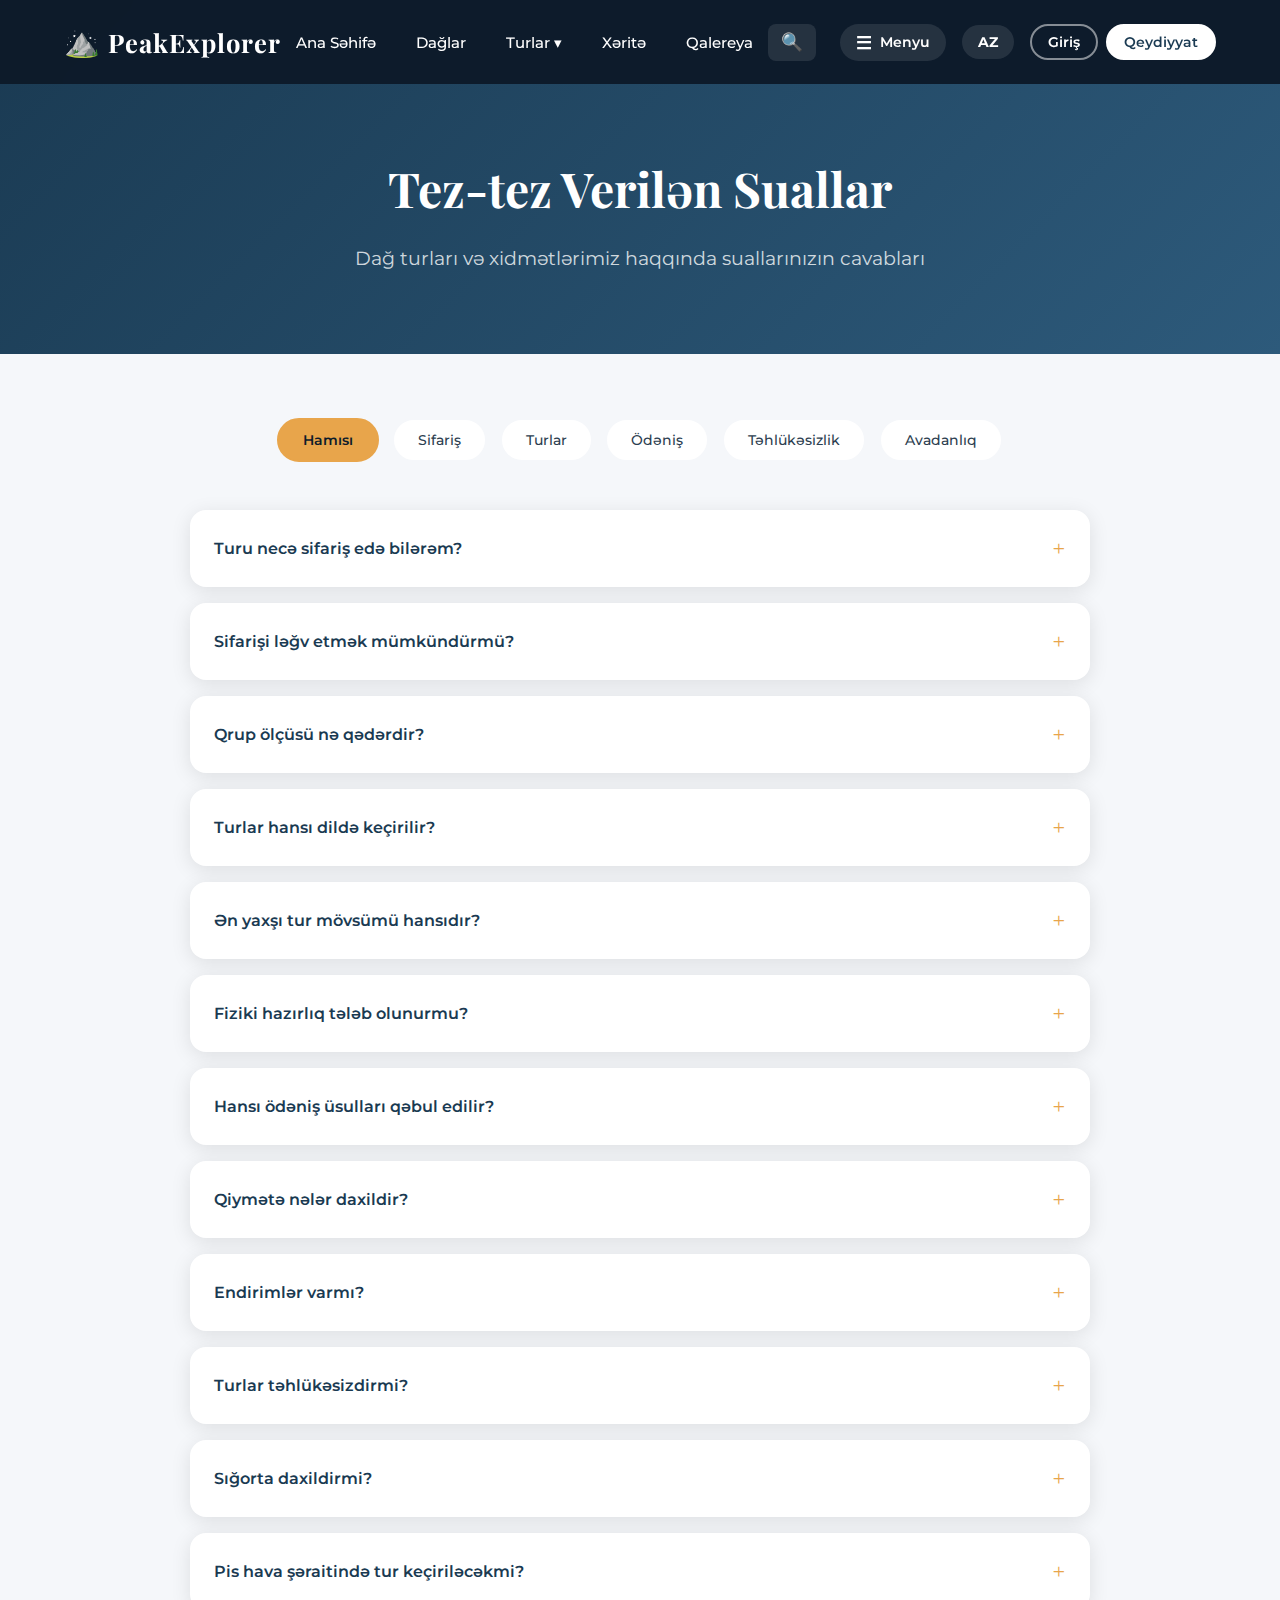
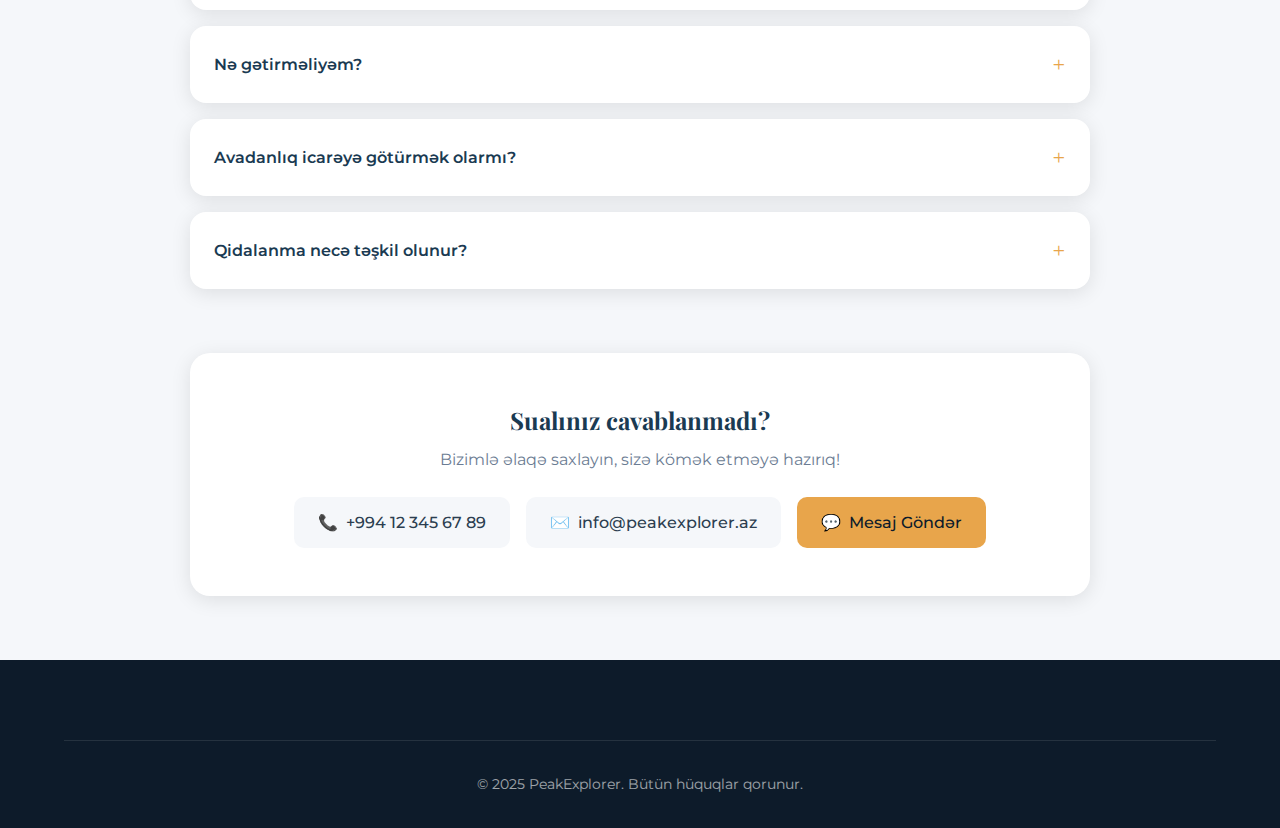
<file: faq.html>
﻿<!DOCTYPE html>
<html lang="az">
<head>
    <meta charset="UTF-8">
    <meta name="viewport" content="width=device-width, initial-scale=1.0">
    <title>FAQ | PeakExplorer</title>
    <link rel="icon" href="data:image/svg+xml,<svg xmlns='http://www.w3.org/2000/svg' viewBox='0 0 100 100'><text y='0.9em' font-size='90'>⛰️</text></svg>">
    <link rel="stylesheet" href="style.css">
    <link rel="preconnect" href="https://fonts.googleapis.com">
    <link rel="preconnect" href="https://fonts.gstatic.com" crossorigin>
    <link href="https://fonts.googleapis.com/css2?family=Playfair+Display:wght@400;600;700&family=Montserrat:wght@300;400;500;600&display=swap" rel="stylesheet">
</head>
<body class="faq-page">
    
    <nav class="navbar navbar-dark">
        <a href="index.html" class="logo">
            <span class="logo-icon">⛰️</span>
            <span class="logo-text">PeakExplorer</span>
        </a>
        <ul class="nav-links">
            <li><a href="index.html">Ana Səhifə</a></li>
            <li><a href="index.html#mountains">Dağlar</a></li>
            <li class="nav-dropdown-item">
                <a href="index.html#tours" class="nav-dropdown-trigger">Turlar ▾</a>
                <div class="nav-submenu">
                    <a href="index.html#tours" class="submenu-item">
                        <span class="submenu-icon">🌟</span>
                        <span>Popular Turlar</span>
                    </a>
                    <a href="hotels.html" class="submenu-item">
                        <span class="submenu-icon">🏨</span>
                        <span>Otellər</span>
                    </a>
                    <a href="restaurants.html" class="submenu-item">
                        <span class="submenu-icon">🍽️</span>
                        <span>Restoranlar</span>
                    </a>
                    <a href="car-rental.html" class="submenu-item">
                        <span class="submenu-icon">🚗</span>
                        <span>Maşın Kirayəsi</span>
                    </a>
                </div>
            </li>
            <li><a href="index.html#map">Xəritə</a></li>
            <li><a href="index.html#gallery">Qalereya</a></li>
        </ul>
        <div class="nav-actions">
            
            <div class="nav-search">
                <button class="search-toggle-btn" id="searchToggleBtn" title="Axtar">🔍</button>
            </div>
            
            
            <div class="nav-dropdown menu-dropdown">
                <button class="nav-dropdown-btn">
                    <span>☰</span>
                    <span>Menyu</span>
                </button>
                <div class="nav-dropdown-content">
                    <a href="about.html">Haqqımızda</a>
                    <a href="contact.html">Əlaqə</a>
                    <a href="blog.html">Blog</a>
                    <a href="faq.html" class="active">FAQ</a>
                </div>
            </div>
            
            
            <div class="nav-dropdown lang-dropdown">
                <button class="nav-dropdown-btn">
                    <span class="lang-current">AZ</span>
                </button>
                <div class="nav-dropdown-content">
                    <button class="lang-option active" data-lang="az">
                        <span class="lang-flag">🇦🇿</span>
                        <span>Azərbaycan</span>
                    </button>
                    <button class="lang-option" data-lang="en">
                        <span class="lang-flag">🇬🇧</span>
                        <span>English</span>
                    </button>
                    <button class="lang-option" data-lang="ru">
                        <span class="lang-flag">🇷🇺</span>
                        <span>Русский</span>
                    </button>
                    <button class="lang-option" data-lang="tr">
                        <span class="lang-flag">🇹🇷</span>
                        <span>Türkçe</span>
                    </button>
                </div>
            </div>
            
            
            <div class="auth-buttons" id="authButtons">
                <button class="auth-btn login-btn" onclick="window.location.href='index.html'">Giriş</button>
                <button class="auth-btn signup-btn" onclick="window.location.href='index.html'">Qeydiyyat</button>
            </div>
            
            <div class="nav-dropdown user-dropdown" id="userProfile" style="display: none;">
                <button class="nav-dropdown-btn user-dropdown-btn" id="userDropdownBtn">
                    <span class="user-avatar" id="userAvatarNav">👤</span>
                    <span class="user-name" id="userName"></span>
                </button>
                <div class="nav-dropdown-content" id="userDropdownContent">
                    <a href="profile.html" class="dropdown-item">
                        <span>👤</span>
                        <span>Profil</span>
                    </a>
                    <button class="dropdown-item logout-item" onclick="logout()">
                        <span>🚪</span>
                        <span>Çıxış</span>
                    </button>
                </div>
            </div>
        </div>
    </nav>

    
    <div class="search-modal" id="searchModal">
        <div class="search-modal-content">
            <button class="search-close-btn" id="searchCloseBtn">✕</button>
            <div class="search-header">
                <h2 data-lang-az="Axtar" data-lang-en="Search" data-lang-ru="Поиск" data-lang-tr="Ara">Axtar</h2>
            </div>
            <div class="search-input-wrapper">
                <span class="search-icon">🔍</span>
                <input type="text" id="searchInput" placeholder="Dağ, tur və ya məkan axtar..." data-placeholder-az="Dağ, tur və ya məkan axtar..." data-placeholder-en="Search for mountains, tours or locations..." data-placeholder-ru="Поиск гор, туров или мест..." data-placeholder-tr="Dağ, tur veya yer ara...">
                <button class="search-clear-btn" id="searchClearBtn" style="display: none;">✕</button>
            </div>
            <div class="search-filters">
                <button class="search-filter-btn active" data-filter="all" data-lang-az="Hamısı" data-lang-en="All" data-lang-ru="Все" data-lang-tr="Tümü">Hamısı</button>
                <button class="search-filter-btn" data-filter="mountains" data-lang-az="Dağlar" data-lang-en="Mountains" data-lang-ru="Горы" data-lang-tr="Dağlar">Dağlar</button>
                <button class="search-filter-btn" data-filter="tours" data-lang-az="Turlar" data-lang-en="Tours" data-lang-ru="Туры" data-lang-tr="Turlar">Turlar</button>
            </div>
            <div class="search-results" id="searchResults">
                <div class="search-placeholder">
                    <span>🔍</span>
                    <p data-lang-az="Axtarış nəticələri burada görünəcək" data-lang-en="Search results will appear here" data-lang-ru="Результаты поиска появятся здесь" data-lang-tr="Arama sonuçları burada görünecek">Axtarış nəticələri burada görünəcək</p>
                </div>
            </div>
        </div>
    </div>

    
    <section class="faq-hero">
        <div class="faq-hero-content">
            <h1 data-lang-az="Tez-tez Verilən Suallar" data-lang-en="Frequently Asked Questions">Tez-tez Verilən Suallar</h1>
            <p data-lang-az="Dağ turları və xidmətlərimiz haqqında suallarınızın cavabları" data-lang-en="Answers to your questions about mountain tours and our services">Dağ turları və xidmətlərimiz haqqında suallarınızın cavabları</p>
        </div>
    </section>

    
    <section class="faq-content">
        <div class="faq-container">
            
            <div class="faq-categories">
                <button class="faq-cat-btn active" data-category="all" data-lang-az="Hamısı" data-lang-en="All">Hamısı</button>
                <button class="faq-cat-btn" data-category="booking" data-lang-az="Sifariş" data-lang-en="Booking">Sifariş</button>
                <button class="faq-cat-btn" data-category="tours" data-lang-az="Turlar" data-lang-en="Tours">Turlar</button>
                <button class="faq-cat-btn" data-category="payment" data-lang-az="Ödəniş" data-lang-en="Payment">Ödəniş</button>
                <button class="faq-cat-btn" data-category="safety" data-lang-az="Təhlükəsizlik" data-lang-en="Safety">Təhlükəsizlik</button>
                <button class="faq-cat-btn" data-category="equipment" data-lang-az="Avadanlıq" data-lang-en="Equipment">Avadanlıq</button>
            </div>

            
            <div class="faq-list">
                
                <div class="faq-item" data-category="booking">
                    <button class="faq-question">
                        <span data-lang-az="Turu necə sifariş edə bilərəm?" data-lang-en="How can I book a tour?">Turu necə sifariş edə bilərəm?</span>
                        <span class="faq-icon">+</span>
                    </button>
                    <div class="faq-answer">
                        <p data-lang-az="Turu sifariş etmək üçün bir neçə yol var: 1) Saytımızda istədiyiniz turu seçib 'Sifariş' düyməsinə basın, 2) Bizimlə telefon vasitəsilə əlaqə saxlayın: +994 12 345 67 89, 3) E-poçt göndərin: info@peakexplorer.az. Sifariş zamanı şəxsi məlumatlarınızı, tur tarixini və iştirakçı sayını bildirməlisiniz." data-lang-en="There are several ways to book a tour: 1) Select your desired tour on our website and click 'Book', 2) Contact us by phone: +994 12 345 67 89, 3) Send an email: info@peakexplorer.az. When booking, you need to provide your personal information, tour date, and number of participants.">Turu sifariş etmək üçün bir neçə yol var: 1) Saytımızda istədiyiniz turu seçib 'Sifariş' düyməsinə basın, 2) Bizimlə telefon vasitəsilə əlaqə saxlayın: +994 12 345 67 89, 3) E-poçt göndərin: info@peakexplorer.az. Sifariş zamanı şəxsi məlumatlarınızı, tur tarixini və iştirakçı sayını bildirməlisiniz.</p>
                    </div>
                </div>

                <div class="faq-item" data-category="booking">
                    <button class="faq-question">
                        <span data-lang-az="Sifarişi ləğv etmək mümkündürmü?" data-lang-en="Is it possible to cancel a booking?">Sifarişi ləğv etmək mümkündürmü?</span>
                        <span class="faq-icon">+</span>
                    </button>
                    <div class="faq-answer">
                        <p data-lang-az="Bəli, sifarişi ləğv etmək mümkündür. Ləğv şərtləri: Turdan 14 gün əvvəl - tam geri ödəmə, 7-14 gün əvvəl - 50% geri ödəmə, 7 gündən az - geri ödəmə yoxdur. Fövqəladə hallarda (xəstəlik, ailə problemləri) fərdi yanaşma tətbiq olunur." data-lang-en="Yes, it is possible to cancel a booking. Cancellation terms: 14 days before tour - full refund, 7-14 days before - 50% refund, less than 7 days - no refund. In emergency cases (illness, family problems), individual approach is applied.">Bəli, sifarişi ləğv etmək mümkündür. Ləğv şərtləri: Turdan 14 gün əvvəl - tam geri ödəmə, 7-14 gün əvvəl - 50% geri ödəmə, 7 gündən az - geri ödəmə yoxdur. Fövqəladə hallarda (xəstəlik, ailə problemləri) fərdi yanaşma tətbiq olunur.</p>
                    </div>
                </div>

                <div class="faq-item" data-category="booking">
                    <button class="faq-question">
                        <span data-lang-az="Qrup ölçüsü nə qədərdir?" data-lang-en="What is the group size?">Qrup ölçüsü nə qədərdir?</span>
                        <span class="faq-icon">+</span>
                    </button>
                    <div class="faq-answer">
                        <p data-lang-az="Qrup ölçüsü tura görə dəyişir. Ümumiyyətlə: Trekking turları - 4-12 nəfər, Alpinizm ekspedisiyaları - 5-15 nəfər, Qış turları - 2-20 nəfər. Fərdi turlar da mümkündür - əlavə ödənişlə." data-lang-en="Group size varies by tour. Generally: Trekking tours - 4-12 people, Alpinism expeditions - 5-15 people, Winter tours - 2-20 people. Private tours are also available - with additional payment.">Qrup ölçüsü tura görə dəyişir. Ümumiyyətlə: Trekking turları - 4-12 nəfər, Alpinizm ekspedisiyaları - 5-15 nəfər, Qış turları - 2-20 nəfər. Fərdi turlar da mümkündür - əlavə ödənişlə.</p>
                    </div>
                </div>

                
                <div class="faq-item" data-category="tours">
                    <button class="faq-question">
                        <span data-lang-az="Turlar hansı dildə keçirilir?" data-lang-en="In what language are tours conducted?">Turlar hansı dildə keçirilir?</span>
                        <span class="faq-icon">+</span>
                    </button>
                    <div class="faq-answer">
                        <p data-lang-az="Turlarımız əsasən Azərbaycan və Rus dillərində keçirilir. İngilis dilli bələdçilər əvvəlcədən sifariş əsasında təmin edilə bilər. Bələdçilərimiz peşəkar təhsilli və təcrübəlidir." data-lang-en="Our tours are mainly conducted in Azerbaijani and Russian. English-speaking guides can be provided upon advance request. Our guides are professionally trained and experienced.">Turlarımız əsasən Azərbaycan və Rus dillərində keçirilir. İngilis dilli bələdçilər əvvəlcədən sifariş əsasında təmin edilə bilər. Bələdçilərimiz peşəkar təhsilli və təcrübəlidir.</p>
                    </div>
                </div>

                <div class="faq-item" data-category="tours">
                    <button class="faq-question">
                        <span data-lang-az="Ən yaxşı tur mövsümü hansıdır?" data-lang-en="What is the best tour season?">Ən yaxşı tur mövsümü hansıdır?</span>
                        <span class="faq-icon">+</span>
                    </button>
                    <div class="faq-answer">
                        <p data-lang-az="Mövsüm tur növünə görə dəyişir: Trekking və alpinizm - May-Oktyabr (ən yaxşısı İyun-Sentyabr), Qış idmanları - Dekabr-Mart, Mədəni turlar - Bütün il boyu. Hava şəraiti dağlarda tez dəyişə bilər, ona görə hazırlıqlı olun." data-lang-en="Season varies by tour type: Trekking and alpinism - May-October (best June-September), Winter sports - December-March, Cultural tours - Year-round. Weather conditions can change quickly in the mountains, so be prepared.">Mövsüm tur növünə görə dəyişir: Trekking və alpinizm - May-Oktyabr (ən yaxşısı İyun-Sentyabr), Qış idmanları - Dekabr-Mart, Mədəni turlar - Bütün il boyu. Hava şəraiti dağlarda tez dəyişə bilər, ona görə hazırlıqlı olun.</p>
                    </div>
                </div>

                <div class="faq-item" data-category="tours">
                    <button class="faq-question">
                        <span data-lang-az="Fiziki hazırlıq tələb olunurmu?" data-lang-en="Is physical fitness required?">Fiziki hazırlıq tələb olunurmu?</span>
                        <span class="faq-icon">+</span>
                    </button>
                    <div class="faq-answer">
                        <p data-lang-az="Fiziki hazırlıq tələbi turun çətinlik səviyyəsinə görə dəyişir. Asan turlar - xüsusi hazırlıq tələb olunmur, Orta turlar - müntəzəm gəzinti/qaçış təcrübəsi, Mürəkkəb turlar - yaxşı fiziki forma və əvvəlki dağ təcrübəsi tövsiyə olunur." data-lang-en="Physical fitness requirements vary by tour difficulty level. Easy tours - no special preparation required, Medium tours - regular walking/running experience, Difficult tours - good physical shape and previous mountain experience recommended.">Fiziki hazırlıq tələbi turun çətinlik səviyyəsinə görə dəyişir. Asan turlar - xüsusi hazırlıq tələb olunmur, Orta turlar - müntəzəm gəzinti/qaçış təcrübəsi, Mürəkkəb turlar - yaxşı fiziki forma və əvvəlki dağ təcrübəsi tövsiyə olunur.</p>
                    </div>
                </div>

                
                <div class="faq-item" data-category="payment">
                    <button class="faq-question">
                        <span data-lang-az="Hansı ödəniş üsulları qəbul edilir?" data-lang-en="What payment methods are accepted?">Hansı ödəniş üsulları qəbul edilir?</span>
                        <span class="faq-icon">+</span>
                    </button>
                    <div class="faq-answer">
                        <p data-lang-az="Biz müxtəlif ödəniş üsullarını qəbul edirik: Bank kartları (Visa, Mastercard), Nağd ödəniş (ofisdə və ya tura başlayarkən), Bank köçürməsi. Onlayn ödənişlər təhlükəsiz şifrələmə ilə qorunur." data-lang-en="We accept various payment methods: Bank cards (Visa, Mastercard), Cash payment (at office or at tour start), Bank transfer. Online payments are protected with secure encryption.">Biz müxtəlif ödəniş üsullarını qəbul edirik: Bank kartları (Visa, Mastercard), Nağd ödəniş (ofisdə və ya tura başlayarkən), Bank köçürməsi. Onlayn ödənişlər təhlükəsiz şifrələmə ilə qorunur.</p>
                    </div>
                </div>

                <div class="faq-item" data-category="payment">
                    <button class="faq-question">
                        <span data-lang-az="Qiymətə nələr daxildir?" data-lang-en="What is included in the price?">Qiymətə nələr daxildir?</span>
                        <span class="faq-icon">+</span>
                    </button>
                    <div class="faq-answer">
                        <p data-lang-az="Hər turun qiymətinə daxil olanlar fərqlidir. Ümumiyyətlə daxildir: Professional bələdçi, Transfer (göstərilən marşrut üzrə), Qidalanma (tur təsvirində qeyd edildiyi kimi), Sığorta. Daxil deyil: Şəxsi xərclər, Əlavə fəaliyyətlər, Tip/bəxşiş." data-lang-en="What's included varies by tour. Generally included: Professional guide, Transfer (on specified route), Meals (as stated in tour description), Insurance. Not included: Personal expenses, Additional activities, Tips/gratuities.">Hər turun qiymətinə daxil olanlar fərqlidir. Ümumiyyətlə daxildir: Professional bələdçi, Transfer (göstərilən marşrut üzrə), Qidalanma (tur təsvirində qeyd edildiyi kimi), Sığorta. Daxil deyil: Şəxsi xərclər, Əlavə fəaliyyətlər, Tip/bəxşiş.</p>
                    </div>
                </div>

                <div class="faq-item" data-category="payment">
                    <button class="faq-question">
                        <span data-lang-az="Endirimlər varmı?" data-lang-en="Are there any discounts?">Endirimlər varmı?</span>
                        <span class="faq-icon">+</span>
                    </button>
                    <div class="faq-answer">
                        <p data-lang-az="Bəli, müxtəlif endirimlərimiz var: Qrup endirimi (5+ nəfər) - 10%, Erkən sifariş (30+ gün əvvəl) - 15%, Sadiq müştəri (3+ tur) - 20%, Tələbə/pensiyaçı - 10%. Endirimlər birləşdirilə bilməz." data-lang-en="Yes, we have various discounts: Group discount (5+ people) - 10%, Early booking (30+ days in advance) - 15%, Loyal customer (3+ tours) - 20%, Student/pensioner - 10%. Discounts cannot be combined.">Bəli, müxtəlif endirimlərimiz var: Qrup endirimi (5+ nəfər) - 10%, Erkən sifariş (30+ gün əvvəl) - 15%, Sadiq müştəri (3+ tur) - 20%, Tələbə/pensiyaçı - 10%. Endirimlər birləşdirilə bilməz.</p>
                    </div>
                </div>

                
                <div class="faq-item" data-category="safety">
                    <button class="faq-question">
                        <span data-lang-az="Turlar təhlükəsizdirmi?" data-lang-en="Are tours safe?">Turlar təhlükəsizdirmi?</span>
                        <span class="faq-icon">+</span>
                    </button>
                    <div class="faq-answer">
                        <p data-lang-az="Təhlükəsizlik bizim əsas prioritetimizdir. Bütün turlarımızda: Sertifikatlı bələdçilər, İlk yardım dəstləri, Rabitə avadanlığı, Hava monitorinqi, Fövqəladə hal planları mövcuddur. Bütün iştirakçılar sığortalanır." data-lang-en="Safety is our top priority. All our tours include: Certified guides, First aid kits, Communication equipment, Weather monitoring, Emergency plans. All participants are insured.">Təhlükəsizlik bizim əsas prioritetimizdir. Bütün turlarımızda: Sertifikatlı bələdçilər, İlk yardım dəstləri, Rabitə avadanlığı, Hava monitorinqi, Fövqəladə hal planları mövcuddur. Bütün iştirakçılar sığortalanır.</p>
                    </div>
                </div>

                <div class="faq-item" data-category="safety">
                    <button class="faq-question">
                        <span data-lang-az="Sığorta daxildirmi?" data-lang-en="Is insurance included?">Sığorta daxildirmi?</span>
                        <span class="faq-icon">+</span>
                    </button>
                    <div class="faq-answer">
                        <p data-lang-az="Bəli, bütün turlarımıza əsas tibbi sığorta daxildir. Bu sığorta tur müddətində baş verə biləcək qəzaları əhatə edir. Əlavə genişləndirilmiş sığorta (helikopter evakuasiyası, xəstəlik və s.) əlavə ödənişlə təmin edilə bilər." data-lang-en="Yes, basic medical insurance is included in all our tours. This insurance covers accidents that may occur during the tour. Additional extended insurance (helicopter evacuation, illness, etc.) can be provided for an extra fee.">Bəli, bütün turlarımıza əsas tibbi sığorta daxildir. Bu sığorta tur müddətində baş verə biləcək qəzaları əhatə edir. Əlavə genişləndirilmiş sığorta (helikopter evakuasiyası, xəstəlik və s.) əlavə ödənişlə təmin edilə bilər.</p>
                    </div>
                </div>

                <div class="faq-item" data-category="safety">
                    <button class="faq-question">
                        <span data-lang-az="Pis hava şəraitində tur keçiriləcəkmi?" data-lang-en="Will the tour proceed in bad weather?">Pis hava şəraitində tur keçiriləcəkmi?</span>
                        <span class="faq-icon">+</span>
                    </button>
                    <div class="faq-answer">
                        <p data-lang-az="Hava şəraiti təhlükəli olduqda (güclü yağış, fırtına, dumanlılıq) tur təxirə salına və ya alternativ marşrut təklif edilə bilər. Qərar bələdçi tərəfindən iştirakçıların təhlükəsizliyini nəzərə alaraq verilir. Hava səbəbindən ləğv olunan turlarda tam geri ödəmə və ya yenidən planlaşdırma təklif edilir." data-lang-en="When weather conditions are dangerous (heavy rain, storm, fog), the tour may be postponed or an alternative route may be offered. The decision is made by the guide considering participants' safety. Tours cancelled due to weather receive full refund or rescheduling.">Hava şəraiti təhlükəli olduqda (güclü yağış, fırtına, dumanlılıq) tur təxirə salına və ya alternativ marşrut təklif edilə bilər. Qərar bələdçi tərəfindən iştirakçıların təhlükəsizliyini nəzərə alaraq verilir. Hava səbəbindən ləğv olunan turlarda tam geri ödəmə və ya yenidən planlaşdırma təklif edilir.</p>
                    </div>
                </div>

                
                <div class="faq-item" data-category="equipment">
                    <button class="faq-question">
                        <span data-lang-az="Nə gətirməliyəm?" data-lang-en="What should I bring?">Nə gətirməliyəm?</span>
                        <span class="faq-icon">+</span>
                    </button>
                    <div class="faq-answer">
                        <p data-lang-az="Əsas siyahı: Rahat trekking ayaqqabıları, Qatlı geyim (termal, fleece, yağmurluk), Günəş eynəyi və günəş kremi, Su qabı (1-2 litr), Şəxsi dərmanlar, Kiçik bel çantası. Xüsusi avadanlıq (alpinizm, xizək) bizdən icarəyə götürülə bilər." data-lang-en="Essential list: Comfortable trekking shoes, Layered clothing (thermal, fleece, rain jacket), Sunglasses and sunscreen, Water bottle (1-2 liters), Personal medications, Small backpack. Special equipment (alpinism, skiing) can be rented from us.">Əsas siyahı: Rahat trekking ayaqqabıları, Qatlı geyim (termal, fleece, yağmurluk), Günəş eynəyi və günəş kremi, Su qabı (1-2 litr), Şəxsi dərmanlar, Kiçik bel çantası. Xüsusi avadanlıq (alpinizm, xizək) bizdən icarəyə götürülə bilər.</p>
                    </div>
                </div>

                <div class="faq-item" data-category="equipment">
                    <button class="faq-question">
                        <span data-lang-az="Avadanlıq icarəyə götürmək olarmı?" data-lang-en="Can I rent equipment?">Avadanlıq icarəyə götürmək olarmı?</span>
                        <span class="faq-icon">+</span>
                    </button>
                    <div class="faq-answer">
                        <p data-lang-az="Bəli, müxtəlif avadanlıqları icarəyə verə bilərik: Trekking çubuqları - ₼10/gün, Yataq torbası - ₼15/gün, Çadır (2 nəfərlik) - ₼25/gün, Xizək dəsti - ₼50/gün, Alpinizm dəsti - ₼40/gün. Əvvəlcədən sifariş tövsiyə olunur." data-lang-en="Yes, we can rent various equipment: Trekking poles - ₼10/day, Sleeping bag - ₼15/day, Tent (2-person) - ₼25/day, Ski set - ₼50/day, Alpinism set - ₼40/day. Advance booking recommended.">Bəli, müxtəlif avadanlıqları icarəyə verə bilərik: Trekking çubuqları - ₼10/gün, Yataq torbası - ₼15/gün, Çadır (2 nəfərlik) - ₼25/gün, Xizək dəsti - ₼50/gün, Alpinizm dəsti - ₼40/gün. Əvvəlcədən sifariş tövsiyə olunur.</p>
                    </div>
                </div>

                <div class="faq-item" data-category="equipment">
                    <button class="faq-question">
                        <span data-lang-az="Qidalanma necə təşkil olunur?" data-lang-en="How is food organized?">Qidalanma necə təşkil olunur?</span>
                        <span class="faq-icon">+</span>
                    </button>
                    <div class="faq-answer">
                        <p data-lang-az="Qidalanma tur növünə görə dəyişir: Günübirlik turlar - snack və su təmin edilir, Çoxgünlük turlar - tam qidalanma (səhər, günorta, axşam), Otel turları - səhər yeməyi daxildir. Xüsusi pəhriz tələbləri (vegetarian, allergiya) əvvəlcədən bildirin." data-lang-en="Food varies by tour type: Day tours - snacks and water provided, Multi-day tours - full meals (breakfast, lunch, dinner), Hotel tours - breakfast included. Special dietary requirements (vegetarian, allergies) should be notified in advance.">Qidalanma tur növünə görə dəyişir: Günübirlik turlar - snack və su təmin edilir, Çoxgünlük turlar - tam qidalanma (səhər, günorta, axşam), Otel turları - səhər yeməyi daxildir. Xüsusi pəhriz tələbləri (vegetarian, allergiya) əvvəlcədən bildirin.</p>
                    </div>
                </div>
            </div>

            
            <div class="faq-contact">
                <h3 data-lang-az="Sualınız cavablanmadı?" data-lang-en="Question not answered?">Sualınız cavablanmadı?</h3>
                <p data-lang-az="Bizimlə əlaqə saxlayın, sizə kömək etməyə hazırıq!" data-lang-en="Contact us, we're ready to help!">Bizimlə əlaqə saxlayın, sizə kömək etməyə hazırıq!</p>
                <div class="faq-contact-buttons">
                    <a href="tel:+994123456789" class="faq-contact-btn">
                        <span>📞</span> +994 12 345 67 89
                    </a>
                    <a href="mailto:info@peakexplorer.az" class="faq-contact-btn">
                        <span>✉️</span> info@peakexplorer.az
                    </a>
                    <a href="index.html#contact" class="faq-contact-btn primary">
                        <span>💬</span> <span data-lang-az="Mesaj Göndər" data-lang-en="Send Message">Mesaj Göndər</span>
                    </a>
                </div>
            </div>
        </div>
    </section>

    
    <footer class="footer">
        <div class="footer-bottom">
            <p data-lang-az="© 2025 PeakExplorer. Bütün hüquqlar qorunur." data-lang-en="© 2025 PeakExplorer. All rights reserved.">© 2025 PeakExplorer. Bütün hüquqlar qorunur.</p>
        </div>
    </footer>

    <script>
        let currentLanguage = localStorage.getItem('language') || 'az';
        
        const langFlags = { 'az': '🇦🇿', 'en': '🇬🇧', 'ru': '🇷🇺', 'tr': '🇹🇷' };
        const langNames = { 'az': 'AZ', 'en': 'EN', 'ru': 'RU', 'tr': 'TR' };
        
        function changeLanguage(lang) {
            currentLanguage = lang;
            localStorage.setItem('language', lang);
            
            // Update language option buttons
            document.querySelectorAll('.lang-option').forEach(btn => {
                btn.classList.toggle('active', btn.dataset.lang === lang);
            });
            document.querySelectorAll('.lang-btn').forEach(btn => {
                btn.classList.toggle('active', btn.dataset.lang === lang);
            });
            
            // Update language dropdown button
            const langBtn = document.getElementById('langDropdownBtn');
            if (langBtn) {
                const flagEl = langBtn.querySelector('.lang-flag');
                const currentEl = langBtn.querySelector('.lang-current');
                if (flagEl) flagEl.textContent = langFlags[lang];
                if (currentEl) currentEl.textContent = langNames[lang];
            }
            
            // Update all elements with data-lang attributes
            document.querySelectorAll('[data-lang-az]').forEach(el => {
                const text = el.getAttribute(`data-lang-${lang}`) || el.getAttribute('data-lang-az');
                if (text) el.textContent = text;
            });
            
            // Update placeholders
            document.querySelectorAll('[data-placeholder-az]').forEach(el => {
                const placeholder = el.getAttribute(`data-placeholder-${lang}`) || el.getAttribute('data-placeholder-az');
                if (placeholder) el.placeholder = placeholder;
            });
            
            // Update select options
            document.querySelectorAll('select option[data-lang-az]').forEach(option => {
                const text = option.getAttribute(`data-lang-${lang}`) || option.getAttribute('data-lang-az');
                if (text) option.textContent = text;
            });
            
            // Update HTML lang attribute
            document.documentElement.lang = lang;
            
            // Close dropdowns
            document.querySelectorAll('.nav-dropdown').forEach(d => d.classList.remove('active'));
        }
        document.querySelectorAll('.faq-question').forEach(question => {
            question.addEventListener('click', function() {
                const item = this.parentElement;
                const isActive = item.classList.contains('active');
                document.querySelectorAll('.faq-item').forEach(i => i.classList.remove('active'));
                if (!isActive) {
                    item.classList.add('active');
                }
            });
        });
        document.querySelectorAll('.faq-cat-btn').forEach(btn => {
            btn.addEventListener('click', function() {
                document.querySelectorAll('.faq-cat-btn').forEach(b => b.classList.remove('active'));
                this.classList.add('active');
                
                const category = this.dataset.category;
                
                document.querySelectorAll('.faq-item').forEach(item => {
                    if (category === 'all' || item.dataset.category === category) {
                        item.style.display = 'block';
                    } else {
                        item.style.display = 'none';
                    }
                });
            });
        });
        document.addEventListener('DOMContentLoaded', function() {
            changeLanguage(currentLanguage);
            
            document.querySelectorAll('.lang-btn').forEach(btn => {
                btn.addEventListener('click', () => changeLanguage(btn.dataset.lang));
            });
            document.querySelectorAll('.lang-option').forEach(btn => {
                btn.addEventListener('click', () => changeLanguage(btn.dataset.lang));
            });
            
            // Search modal functions
            function openSearchModal() {
                const modal = document.getElementById('searchModal');
                if (modal) {
                    modal.classList.add('active');
                    const input = document.getElementById('searchInput');
                    if (input) input.focus();
                }
            }
            
            function closeSearchModal() {
                const modal = document.getElementById('searchModal');
                if (modal) {
                    modal.classList.remove('active');
                    const input = document.getElementById('searchInput');
                    if (input) input.value = '';
                    const results = document.getElementById('searchResults');
                    if (results) {
                        results.innerHTML = `
                            <div class="search-placeholder">
                                <span>🔍</span>
                                <p data-lang-az="Axtarış nəticələri burada görünəcək" data-lang-en="Search results will appear here" data-lang-ru="Результаты поиска появятся здесь" data-lang-tr="Arama sonuçları burada görünecek">Axtarış nəticələri burada görünəcək</p>
                            </div>
                        `;
                    }
                }
            }
            
            const searchToggleBtn = document.getElementById('searchToggleBtn');
            const searchCloseBtn = document.getElementById('searchCloseBtn');
            const searchModal = document.getElementById('searchModal');
            
            if (searchToggleBtn) {
                searchToggleBtn.addEventListener('click', openSearchModal);
            }
            
            if (searchCloseBtn) {
                searchCloseBtn.addEventListener('click', closeSearchModal);
            }
            
            if (searchModal) {
                searchModal.addEventListener('click', function(e) {
                    if (e.target === this) closeSearchModal();
                });
            }
            
            // Close on Escape key
            document.addEventListener('keydown', function(e) {
                if (e.key === 'Escape') {
                    closeSearchModal();
                }
            });
        });
        
        const CURRENT_USER_KEY = 'peakexplorer_current_user';
        function checkSession() {
            const savedUser = localStorage.getItem(CURRENT_USER_KEY);
            if (savedUser) {
                try {
                    const user = JSON.parse(savedUser);
                    document.getElementById('authButtons').style.display = 'none';
                    document.getElementById('userProfile').style.display = 'block';
                    document.getElementById('userName').textContent = user.name || 'İstifadəçi';
                } catch (e) {}
            }
        }
        function logout() {
            localStorage.removeItem(CURRENT_USER_KEY);
            window.location.reload();
        }
        checkSession();
        
        document.getElementById('userDropdownBtn')?.addEventListener('click', function(e) {
            e.stopPropagation();
            const dropdown = this.closest('.nav-dropdown');
            const isActive = dropdown.classList.contains('active');
            document.querySelectorAll('.nav-dropdown').forEach(d => d.classList.remove('active'));
            if (!isActive) dropdown.classList.add('active');
        });
    </script>
</body>
</html>
</file>
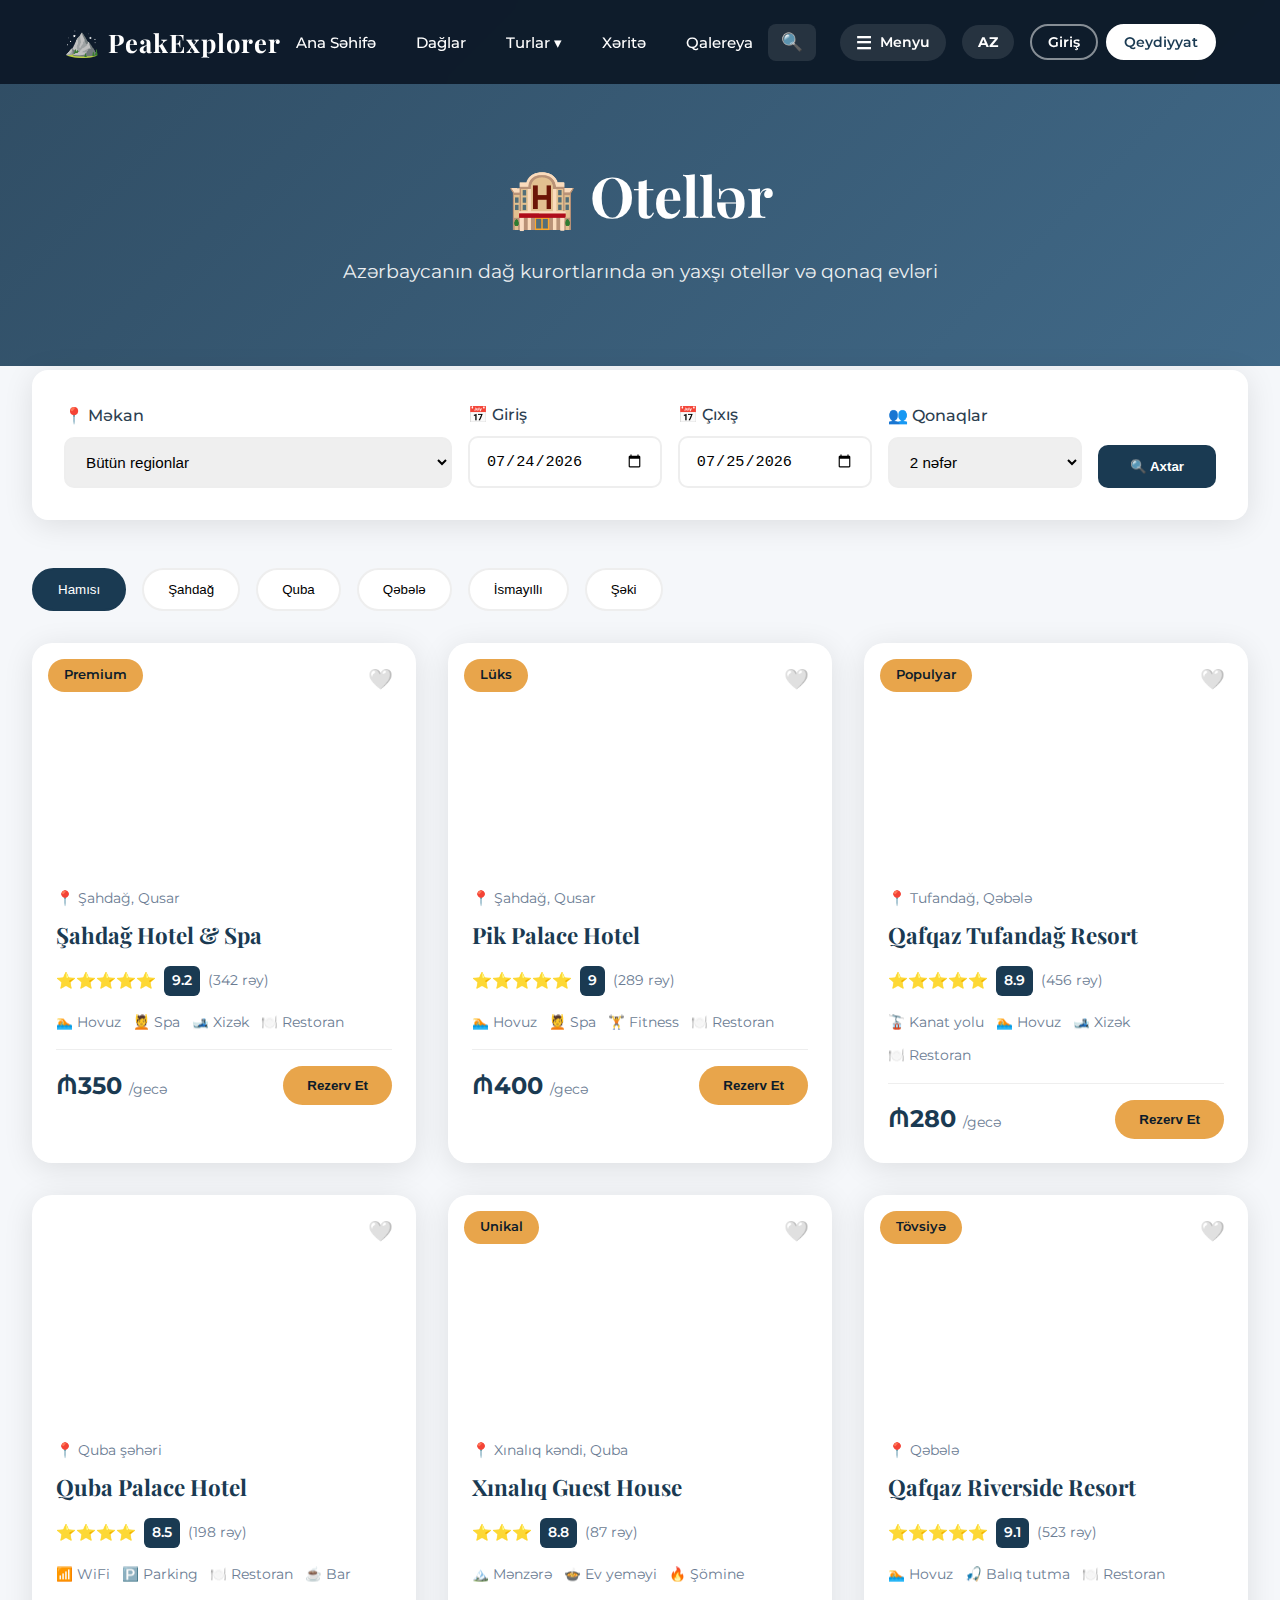
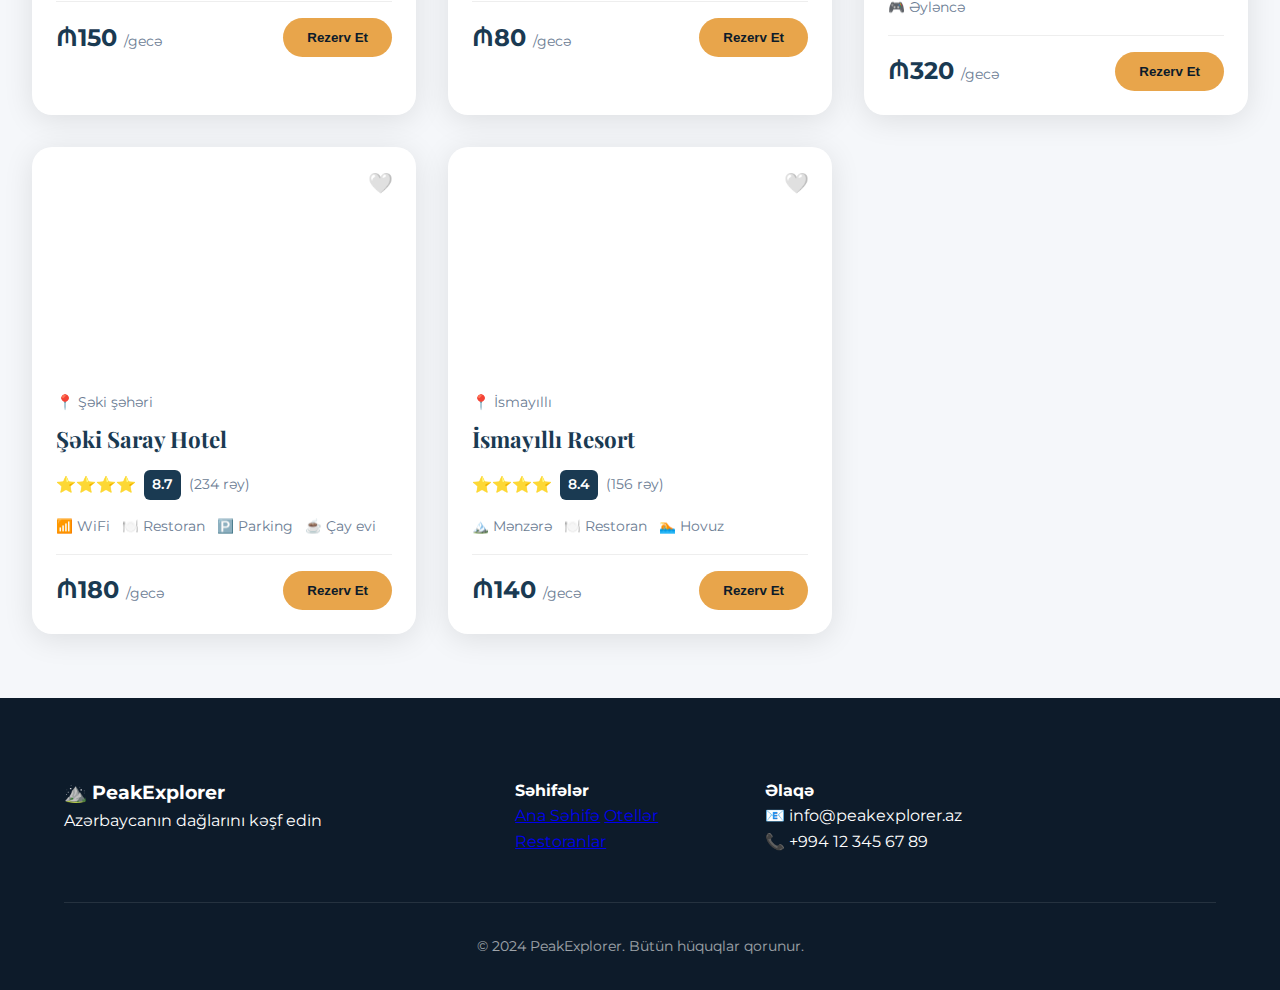
<file: hotels.html>
﻿<!DOCTYPE html>
<html lang="az">
<head>
    <meta charset="UTF-8">
    <meta name="viewport" content="width=device-width, initial-scale=1.0">
    <title>Otellər | PeakExplorer</title>
    <link rel="icon" href="data:image/svg+xml,<svg xmlns='http://www.w3.org/2000/svg' viewBox='0 0 100 100'><text y='0.9em' font-size='90'>⛰️</text></svg>">
    <link rel="stylesheet" href="style.css">
    <link rel="preconnect" href="https://fonts.googleapis.com">
    <link rel="preconnect" href="https://fonts.gstatic.com" crossorigin>
    <link href="https://fonts.googleapis.com/css2?family=Playfair+Display:wght@400;600;700&family=Montserrat:wght@300;400;500;600&display=swap" rel="stylesheet">
    <style>
        .hotels-hero {
            background: linear-gradient(135deg, rgba(26, 58, 82, 0.9), rgba(45, 90, 123, 0.9)),
                        url('https://images.unsplash.com/photo-1566073771259-6a8506099945?q=80&w=2070') center/cover;
            padding: 150px 0 80px;
            text-align: center;
            color: white;
        }
        
        .hotels-hero h1 {
            font-family: var(--font-heading);
            font-size: 3.5rem;
            margin-bottom: 1rem;
        }
        
        .hotels-hero p {
            font-size: 1.2rem;
            opacity: 0.9;
            max-width: 600px;
            margin: 0 auto;
        }
        
        .hotels-container {
            max-width: 1400px;
            margin: 0 auto;
            padding: 4rem 2rem;
        }
        
        /* Search & Filters */
        .hotels-filters {
            background: white;
            border-radius: 16px;
            padding: 2rem;
            box-shadow: 0 5px 30px rgba(0, 0, 0, 0.1);
            margin-bottom: 3rem;
            margin-top: -60px;
            position: relative;
            z-index: 10;
        }
        
        .filter-row {
            display: grid;
            grid-template-columns: 2fr 1fr 1fr 1fr auto;
            gap: 1rem;
            align-items: end;
        }
        
        .filter-group label {
            display: block;
            font-weight: 500;
            margin-bottom: 0.5rem;
            color: var(--color-text);
        }
        
        .filter-group input,
        .filter-group select {
            width: 100%;
            padding: 0.875rem 1rem;
            border: 2px solid #eee;
            border-radius: 10px;
            font-size: 0.95rem;
            transition: all 0.3s ease;
        }
        
        .filter-group input:focus,
        .filter-group select:focus {
            border-color: var(--color-primary);
            outline: none;
        }
        
        .search-btn {
            background: var(--color-primary);
            color: white;
            border: none;
            padding: 0.875rem 2rem;
            border-radius: 10px;
            font-weight: 600;
            cursor: pointer;
            transition: all 0.3s ease;
            height: fit-content;
        }
        
        .search-btn:hover {
            background: var(--color-secondary);
        }
        
        /* Region Tabs */
        .region-tabs {
            display: flex;
            gap: 1rem;
            margin-bottom: 2rem;
            flex-wrap: wrap;
        }
        
        .region-tab {
            padding: 0.75rem 1.5rem;
            background: white;
            border: 2px solid #eee;
            border-radius: 50px;
            font-weight: 500;
            cursor: pointer;
            transition: all 0.3s ease;
        }
        
        .region-tab:hover,
        .region-tab.active {
            background: var(--color-primary);
            color: white;
            border-color: var(--color-primary);
        }
        
        /* Hotels Grid */
        .hotels-grid {
            display: grid;
            grid-template-columns: repeat(auto-fill, minmax(380px, 1fr));
            gap: 2rem;
        }
        
        .hotel-card {
            background: white;
            border-radius: 20px;
            overflow: hidden;
            box-shadow: 0 5px 30px rgba(0, 0, 0, 0.1);
            transition: all 0.3s ease;
        }
        
        .hotel-card:hover {
            transform: translateY(-10px);
            box-shadow: 0 20px 60px rgba(0, 0, 0, 0.15);
        }
        
        .hotel-image {
            height: 220px;
            background-size: cover;
            background-position: center;
            position: relative;
        }
        
        .hotel-badge {
            position: absolute;
            top: 1rem;
            left: 1rem;
            background: var(--color-accent);
            color: var(--color-dark);
            padding: 0.4rem 1rem;
            border-radius: 50px;
            font-size: 0.8rem;
            font-weight: 600;
        }
        
        .hotel-favorite {
            position: absolute;
            top: 1rem;
            right: 1rem;
            width: 40px;
            height: 40px;
            background: white;
            border-radius: 50%;
            display: flex;
            align-items: center;
            justify-content: center;
            cursor: pointer;
            transition: all 0.3s ease;
            font-size: 1.25rem;
        }
        
        .hotel-favorite:hover {
            transform: scale(1.1);
        }
        
        .hotel-favorite.active {
            background: #ff4757;
            color: white;
        }
        
        .hotel-content {
            padding: 1.5rem;
        }
        
        .hotel-location {
            display: flex;
            align-items: center;
            gap: 0.5rem;
            color: var(--color-text-light);
            font-size: 0.9rem;
            margin-bottom: 0.5rem;
        }
        
        .hotel-name {
            font-family: var(--font-heading);
            font-size: 1.4rem;
            color: var(--color-primary);
            margin-bottom: 0.75rem;
        }
        
        .hotel-rating {
            display: flex;
            align-items: center;
            gap: 0.5rem;
            margin-bottom: 1rem;
        }
        
        .hotel-stars {
            color: #ffc107;
        }
        
        .hotel-score {
            background: var(--color-primary);
            color: white;
            padding: 0.25rem 0.5rem;
            border-radius: 6px;
            font-size: 0.85rem;
            font-weight: 600;
        }
        
        .hotel-reviews {
            color: var(--color-text-light);
            font-size: 0.85rem;
        }
        
        .hotel-amenities {
            display: flex;
            gap: 0.75rem;
            margin-bottom: 1rem;
            flex-wrap: wrap;
        }
        
        .amenity {
            display: flex;
            align-items: center;
            gap: 0.3rem;
            font-size: 0.85rem;
            color: var(--color-text-light);
        }
        
        .hotel-footer {
            display: flex;
            justify-content: space-between;
            align-items: center;
            padding-top: 1rem;
            border-top: 1px solid #eee;
        }
        
        .hotel-price {
            font-size: 1.5rem;
            font-weight: 700;
            color: var(--color-primary);
        }
        
        .hotel-price span {
            font-size: 0.9rem;
            font-weight: 400;
            color: var(--color-text-light);
        }
        
        .hotel-book-btn {
            background: var(--color-accent);
            color: var(--color-dark);
            border: none;
            padding: 0.75rem 1.5rem;
            border-radius: 50px;
            font-weight: 600;
            cursor: pointer;
            transition: all 0.3s ease;
        }
        
        .hotel-book-btn:hover {
            background: var(--color-accent-dark);
            transform: translateY(-2px);
        }
        
        /* Booking Modal */
        .booking-modal {
            display: none;
            position: fixed;
            top: 0;
            left: 0;
            width: 100%;
            height: 100%;
            background: rgba(0, 0, 0, 0.7);
            z-index: 10000;
            justify-content: center;
            align-items: center;
            padding: 2rem;
        }
        
        .booking-modal.active {
            display: flex;
        }
        
        .booking-content {
            background: white;
            border-radius: 20px;
            max-width: 600px;
            width: 100%;
            max-height: 90vh;
            overflow-y: auto;
        }
        
        .booking-header {
            padding: 2rem;
            border-bottom: 1px solid #eee;
            display: flex;
            justify-content: space-between;
            align-items: center;
        }
        
        .booking-header h2 {
            font-family: var(--font-heading);
            color: var(--color-primary);
        }
        
        .booking-close {
            width: 40px;
            height: 40px;
            border: none;
            background: var(--color-light);
            border-radius: 50%;
            font-size: 1.25rem;
            cursor: pointer;
            transition: all 0.3s ease;
        }
        
        .booking-close:hover {
            background: #ff4757;
            color: white;
        }
        
        .booking-body {
            padding: 2rem;
        }
        
        .booking-hotel-info {
            display: flex;
            gap: 1rem;
            margin-bottom: 2rem;
            padding-bottom: 1.5rem;
            border-bottom: 1px solid #eee;
        }
        
        .booking-hotel-image {
            width: 120px;
            height: 80px;
            border-radius: 10px;
            background-size: cover;
            background-position: center;
        }
        
        .booking-hotel-details h3 {
            color: var(--color-primary);
            margin-bottom: 0.25rem;
        }
        
        .booking-form-group {
            margin-bottom: 1.5rem;
        }
        
        .booking-form-group label {
            display: block;
            font-weight: 500;
            margin-bottom: 0.5rem;
        }
        
        .booking-form-group input,
        .booking-form-group select {
            width: 100%;
            padding: 0.875rem 1rem;
            border: 2px solid #eee;
            border-radius: 10px;
            font-size: 1rem;
        }
        
        .booking-form-row {
            display: grid;
            grid-template-columns: 1fr 1fr;
            gap: 1rem;
        }
        
        .booking-summary {
            background: var(--color-light);
            border-radius: 12px;
            padding: 1.5rem;
            margin-bottom: 1.5rem;
        }
        
        .booking-summary-row {
            display: flex;
            justify-content: space-between;
            margin-bottom: 0.5rem;
        }
        
        .booking-summary-total {
            font-size: 1.25rem;
            font-weight: 700;
            color: var(--color-primary);
            padding-top: 0.5rem;
            border-top: 1px solid #ddd;
            margin-top: 0.5rem;
        }
        
        .booking-submit {
            width: 100%;
            background: var(--color-primary);
            color: white;
            border: none;
            padding: 1rem;
            border-radius: 10px;
            font-size: 1.1rem;
            font-weight: 600;
            cursor: pointer;
            transition: all 0.3s ease;
        }
        
        .booking-submit:hover {
            background: var(--color-secondary);
        }
        
        @media (max-width: 768px) {
            .hotels-hero h1 {
                font-size: 2.5rem;
            }
            
            .filter-row {
                grid-template-columns: 1fr;
            }
            
            .hotels-grid {
                grid-template-columns: 1fr;
            }
            
            .booking-form-row {
                grid-template-columns: 1fr;
            }
        }
    </style>
</head>
<body>
    
    <nav class="navbar navbar-dark">
        <a href="index.html" class="logo">
            <span class="logo-icon">⛰️</span>
            <span class="logo-text">PeakExplorer</span>
        </a>
        <ul class="nav-links">
            <li><a href="index.html">Ana Səhifə</a></li>
            <li><a href="index.html#mountains">Dağlar</a></li>
            <li class="nav-dropdown-item">
                <a href="index.html#tours" class="nav-dropdown-trigger">Turlar ▾</a>
                <div class="nav-submenu">
                    <a href="index.html#tours" class="submenu-item">
                        <span class="submenu-icon">🌟</span>
                        <span>Popular Turlar</span>
                    </a>
                    <a href="hotels.html" class="submenu-item active">
                        <span class="submenu-icon">🏨</span>
                        <span>Otellər</span>
                    </a>
                    <a href="restaurants.html" class="submenu-item">
                        <span class="submenu-icon">🍽️</span>
                        <span>Restoranlar</span>
                    </a>
                    <a href="car-rental.html" class="submenu-item">
                        <span class="submenu-icon">🚗</span>
                        <span>Maşın Kirayəsi</span>
                    </a>
                </div>
            </li>
            <li><a href="index.html#map">Xəritə</a></li>
            <li><a href="index.html#gallery">Qalereya</a></li>
        </ul>
        <div class="nav-actions">
            
            <div class="nav-search">
                <button class="search-toggle-btn" id="searchToggleBtn" title="Axtar">🔍</button>
            </div>
            
            
            <div class="nav-dropdown menu-dropdown">
                <button class="nav-dropdown-btn">
                    <span>☰</span>
                    <span>Menyu</span>
                </button>
                <div class="nav-dropdown-content">
                    <a href="about.html">Haqqımızda</a>
                    <a href="contact.html">Əlaqə</a>
                    <a href="blog.html">Blog</a>
                    <a href="faq.html">FAQ</a>
                </div>
            </div>
            
            
            <div class="nav-dropdown lang-dropdown">
                <button class="nav-dropdown-btn" id="langDropdownBtn">
                    <span class="lang-current">AZ</span>
                </button>
                <div class="nav-dropdown-content">
                    <button class="lang-option active" data-lang="az">
                        <span class="lang-flag">🇦🇿</span>
                        <span>Azərbaycan</span>
                    </button>
                    <button class="lang-option" data-lang="en">
                        <span class="lang-flag">🇬🇧</span>
                        <span>English</span>
                    </button>
                    <button class="lang-option" data-lang="ru">
                        <span class="lang-flag">🇷🇺</span>
                        <span>Русский</span>
                    </button>
                    <button class="lang-option" data-lang="tr">
                        <span class="lang-flag">🇹🇷</span>
                        <span>Türkçe</span>
                    </button>
                </div>
            </div>
            
            
            <div class="auth-buttons" id="authButtons">
                <button class="auth-btn login-btn" onclick="window.location.href='index.html'">Giriş</button>
                <button class="auth-btn signup-btn" onclick="window.location.href='index.html'">Qeydiyyat</button>
            </div>
            
            <div class="nav-dropdown user-dropdown" id="userProfile" style="display: none;">
                <button class="nav-dropdown-btn user-dropdown-btn" id="userDropdownBtn">
                    <span class="user-avatar" id="userAvatarNav">👤</span>
                    <span class="user-name" id="userName"></span>
                </button>
                <div class="nav-dropdown-content" id="userDropdownContent">
                    <a href="profile.html" class="dropdown-item">
                        <span>👤</span>
                        <span>Profil</span>
                    </a>
                    <button class="dropdown-item logout-item" onclick="logout()">
                        <span>🚪</span>
                        <span>Çıxış</span>
                    </button>
                </div>
            </div>
        </div>
    </nav>

    
    <div class="search-modal" id="searchModal">
        <div class="search-modal-content">
            <button class="search-close-btn" id="searchCloseBtn">✕</button>
            <div class="search-header">
                <h2 data-lang-az="Axtar" data-lang-en="Search" data-lang-ru="Поиск" data-lang-tr="Ara">Axtar</h2>
            </div>
            <div class="search-input-wrapper">
                <span class="search-icon">🔍</span>
                <input type="text" id="searchInput" placeholder="Dağ, tur və ya məkan axtar..." data-placeholder-az="Dağ, tur və ya məkan axtar..." data-placeholder-en="Search for mountains, tours or locations..." data-placeholder-ru="Поиск гор, туров или мест..." data-placeholder-tr="Dağ, tur veya yer ara...">
                <button class="search-clear-btn" id="searchClearBtn" style="display: none;">✕</button>
            </div>
            <div class="search-filters">
                <button class="search-filter-btn active" data-filter="all" data-lang-az="Hamısı" data-lang-en="All" data-lang-ru="Все" data-lang-tr="Tümü">Hamısı</button>
                <button class="search-filter-btn" data-filter="mountains" data-lang-az="Dağlar" data-lang-en="Mountains" data-lang-ru="Горы" data-lang-tr="Dağlar">Dağlar</button>
                <button class="search-filter-btn" data-filter="tours" data-lang-az="Turlar" data-lang-en="Tours" data-lang-ru="Туры" data-lang-tr="Turlar">Turlar</button>
            </div>
            <div class="search-results" id="searchResults">
                <div class="search-placeholder">
                    <span>🔍</span>
                    <p data-lang-az="Axtarış nəticələri burada görünəcək" data-lang-en="Search results will appear here" data-lang-ru="Результаты поиска появятся здесь" data-lang-tr="Arama sonuçları burada görünecek">Axtarış nəticələri burada görünəcək</p>
                </div>
            </div>
        </div>
    </div>

    
    <section class="hotels-hero">
        <h1 data-lang-az="🏨 Otellər" data-lang-en="🏨 Hotels" data-lang-ru="🏨 Отели" data-lang-tr="🏨 Oteller">🏨 Otellər</h1>
        <p data-lang-az="Azərbaycanın dağ kurortlarında ən yaxşı otellər və qonaq evləri" data-lang-en="Best hotels and guesthouses in Azerbaijan's mountain resorts" data-lang-ru="Лучшие отели и гостевые дома в горных курортах Азербайджана" data-lang-tr="Azerbaycan'ın dağ tatil yerlerindeki en iyi oteller ve misafirhaneler">Azərbaycanın dağ kurortlarında ən yaxşı otellər və qonaq evləri</p>
    </section>

    
    <div class="hotels-container">
        
        <div class="hotels-filters">
            <div class="filter-row">
                <div class="filter-group">
                    <label data-lang-az="📍 Məkan" data-lang-en="📍 Location" data-lang-ru="📍 Местоположение" data-lang-tr="📍 Konum">📍 Məkan</label>
                    <select id="locationFilter">
                        <option value="" data-lang-az="Bütün regionlar" data-lang-en="All regions" data-lang-ru="Все регионы" data-lang-tr="Tüm bölgeler">Bütün regionlar</option>
                        <option value="shahdag">Şahdağ</option>
                        <option value="quba">Quba</option>
                        <option value="qebele">Qəbələ</option>
                        <option value="ismayilli">İsmayıllı</option>
                        <option value="sheki">Şəki</option>
                    </select>
                </div>
                <div class="filter-group">
                    <label data-lang-az="📅 Giriş" data-lang-en="📅 Check-in" data-lang-ru="📅 Заезд" data-lang-tr="📅 Giriş">📅 Giriş</label>
                    <input type="date" id="checkIn">
                </div>
                <div class="filter-group">
                    <label data-lang-az="📅 Çıxış" data-lang-en="📅 Check-out" data-lang-ru="📅 Выезд" data-lang-tr="📅 Çıkış">📅 Çıxış</label>
                    <input type="date" id="checkOut">
                </div>
                <div class="filter-group">
                    <label data-lang-az="👥 Qonaqlar" data-lang-en="👥 Guests" data-lang-ru="👥 Гости" data-lang-tr="👥 Misafirler">👥 Qonaqlar</label>
                    <select id="guests">
                        <option value="1" data-lang-az="1 nəfər" data-lang-en="1 person" data-lang-ru="1 человек" data-lang-tr="1 kişi">1 nəfər</option>
                        <option value="2" selected data-lang-az="2 nəfər" data-lang-en="2 people" data-lang-ru="2 человека" data-lang-tr="2 kişi">2 nəfər</option>
                        <option value="3" data-lang-az="3 nəfər" data-lang-en="3 people" data-lang-ru="3 человека" data-lang-tr="3 kişi">3 nəfər</option>
                        <option value="4" data-lang-az="4 nəfər" data-lang-en="4 people" data-lang-ru="4 человека" data-lang-tr="4 kişi">4 nəfər</option>
                        <option value="5" data-lang-az="5+ nəfər" data-lang-en="5+ people" data-lang-ru="5+ человек" data-lang-tr="5+ kişi">5+ nəfər</option>
                    </select>
                </div>
                <button class="search-btn" onclick="searchHotels()" data-lang-az="🔍 Axtar" data-lang-en="🔍 Search" data-lang-ru="🔍 Поиск" data-lang-tr="🔍 Ara">🔍 Axtar</button>
            </div>
        </div>

        
        <div class="region-tabs">
            <button class="region-tab active" data-region="all" data-lang-az="Hamısı" data-lang-en="All" data-lang-ru="Все" data-lang-tr="Tümü">Hamısı</button>
            <button class="region-tab" data-region="shahdag">Şahdağ</button>
            <button class="region-tab" data-region="quba">Quba</button>
            <button class="region-tab" data-region="qebele">Qəbələ</button>
            <button class="region-tab" data-region="ismayilli">İsmayıllı</button>
            <button class="region-tab" data-region="sheki">Şəki</button>
        </div>

        
        <div class="hotels-grid" id="hotelsGrid">
            
        </div>
    </div>

    
    <div class="booking-modal" id="bookingModal">
        <div class="booking-content">
            <div class="booking-header">
                <h2 data-lang-az="🏨 Otel Rezervasiyası" data-lang-en="🏨 Hotel Reservation" data-lang-ru="🏨 Бронирование отеля" data-lang-tr="🏨 Otel Rezervasyonu">🏨 Otel Rezervasiyası</h2>
                <button class="booking-close" onclick="closeBookingModal()">✕</button>
            </div>
            <div class="booking-body">
                <div class="booking-hotel-info">
                    <div class="booking-hotel-image" id="modalHotelImage"></div>
                    <div class="booking-hotel-details">
                        <h3 id="modalHotelName">Otel Adı</h3>
                        <p id="modalHotelLocation">📍 Məkan</p>
                        <p id="modalHotelStars">⭐⭐⭐⭐⭐</p>
                    </div>
                </div>
                
                <form id="bookingForm" onsubmit="submitBooking(event)">
                    <div class="booking-form-row">
                        <div class="booking-form-group">
                            <label data-lang-az="Ad Soyad" data-lang-en="Full Name" data-lang-ru="ФИО" data-lang-tr="Ad Soyad">Ad Soyad</label>
                            <input type="text" required data-placeholder-az="Tam adınız" data-placeholder-en="Your full name" data-placeholder-ru="Ваше полное имя" data-placeholder-tr="Tam adınız" placeholder="Tam adınız">
                        </div>
                        <div class="booking-form-group">
                            <label data-lang-az="Telefon" data-lang-en="Phone" data-lang-ru="Телефон" data-lang-tr="Telefon">Telefon</label>
                            <input type="tel" required placeholder="+994 XX XXX XX XX">
                        </div>
                    </div>
                    
                    <div class="booking-form-group">
                        <label data-lang-az="Email" data-lang-en="Email" data-lang-ru="Email" data-lang-tr="E-posta">Email</label>
                        <input type="email" required placeholder="email@example.com">
                    </div>
                    
                    <div class="booking-form-row">
                        <div class="booking-form-group">
                            <label data-lang-az="Giriş tarixi" data-lang-en="Check-in date" data-lang-ru="Дата заезда" data-lang-tr="Giriş tarihi">Giriş tarixi</label>
                            <input type="date" id="modalCheckIn" required>
                        </div>
                        <div class="booking-form-group">
                            <label data-lang-az="Çıxış tarixi" data-lang-en="Check-out date" data-lang-ru="Дата выезда" data-lang-tr="Çıkış tarihi">Çıxış tarixi</label>
                            <input type="date" id="modalCheckOut" required>
                        </div>
                    </div>
                    
                    <div class="booking-form-row">
                        <div class="booking-form-group">
                            <label data-lang-az="Otaq tipi" data-lang-en="Room type" data-lang-ru="Тип номера" data-lang-tr="Oda tipi">Otaq tipi</label>
                            <select id="roomType">
                                <option value="standard" data-lang-az="Standart Otaq" data-lang-en="Standard Room" data-lang-ru="Стандартный номер" data-lang-tr="Standart Oda">Standart Otaq</option>
                                <option value="deluxe" data-lang-az="Deluxe Otaq" data-lang-en="Deluxe Room" data-lang-ru="Номер Делюкс" data-lang-tr="Deluxe Oda">Deluxe Otaq</option>
                                <option value="suite" data-lang-az="Suite" data-lang-en="Suite" data-lang-ru="Люкс" data-lang-tr="Suit">Suite</option>
                                <option value="family" data-lang-az="Ailə Otağı" data-lang-en="Family Room" data-lang-ru="Семейный номер" data-lang-tr="Aile Odası">Ailə Otağı</option>
                            </select>
                        </div>
                        <div class="booking-form-group">
                            <label data-lang-az="Qonaq sayı" data-lang-en="Number of guests" data-lang-ru="Количество гостей" data-lang-tr="Misafir sayısı">Qonaq sayı</label>
                            <select id="modalGuests">
                                <option value="1" data-lang-az="1 nəfər" data-lang-en="1 person" data-lang-ru="1 человек" data-lang-tr="1 kişi">1 nəfər</option>
                                <option value="2" selected data-lang-az="2 nəfər" data-lang-en="2 people" data-lang-ru="2 человека" data-lang-tr="2 kişi">2 nəfər</option>
                                <option value="3" data-lang-az="3 nəfər" data-lang-en="3 people" data-lang-ru="3 человека" data-lang-tr="3 kişi">3 nəfər</option>
                                <option value="4" data-lang-az="4 nəfər" data-lang-en="4 people" data-lang-ru="4 человека" data-lang-tr="4 kişi">4 nəfər</option>
                            </select>
                        </div>
                    </div>
                    
                    <div class="booking-summary">
                        <div class="booking-summary-row">
                            <span data-lang-az="Otaq qiyməti (1 gecə)" data-lang-en="Room price (1 night)" data-lang-ru="Цена номера (1 ночь)" data-lang-tr="Oda fiyatı (1 gece)">Otaq qiyməti (1 gecə)</span>
                            <span id="roomPrice">₼250</span>
                        </div>
                        <div class="booking-summary-row">
                            <span data-lang-az="Gecə sayı" data-lang-en="Number of nights" data-lang-ru="Количество ночей" data-lang-tr="Gece sayısı">Gecə sayı</span>
                            <span id="nightCount">1</span>
                        </div>
                        <div class="booking-summary-row">
                            <span data-lang-az="Xidmət haqqı" data-lang-en="Service fee" data-lang-ru="Сервисный сбор" data-lang-tr="Hizmet ücreti">Xidmət haqqı</span>
                            <span>₼25</span>
                        </div>
                        <div class="booking-summary-row booking-summary-total">
                            <span data-lang-az="Cəmi" data-lang-en="Total" data-lang-ru="Итого" data-lang-tr="Toplam">Cəmi</span>
                            <span id="totalPrice">₼275</span>
                        </div>
                    </div>
                    
                    <button type="submit" class="booking-submit" data-lang-az="Rezerv Et" data-lang-en="Book Now" data-lang-ru="Забронировать" data-lang-tr="Rezervasyon Yap">Rezerv Et</button>
                </form>
            </div>
        </div>
    </div>

    
    <footer class="footer">
        <div class="footer-content">
            <div class="footer-section">
                <h3>⛰️ PeakExplorer</h3>
                <p data-lang-az="Azərbaycanın dağlarını kəşf edin" data-lang-en="Discover Azerbaijan's mountains" data-lang-ru="Откройте горы Азербайджана" data-lang-tr="Azerbaycan'ın dağlarını keşfedin">Azərbaycanın dağlarını kəşf edin</p>
            </div>
            <div class="footer-section">
                <h4 data-lang-az="Səhifələr" data-lang-en="Pages" data-lang-ru="Страницы" data-lang-tr="Sayfalar">Səhifələr</h4>
                <a href="index.html" data-lang-az="Ana Səhifə" data-lang-en="Home" data-lang-ru="Главная" data-lang-tr="Ana Sayfa">Ana Səhifə</a>
                <a href="hotels.html" data-lang-az="Otellər" data-lang-en="Hotels" data-lang-ru="Отели" data-lang-tr="Oteller">Otellər</a>
                <a href="restaurants.html" data-lang-az="Restoranlar" data-lang-en="Restaurants" data-lang-ru="Рестораны" data-lang-tr="Restoranlar">Restoranlar</a>
            </div>
            <div class="footer-section">
                <h4 data-lang-az="Əlaqə" data-lang-en="Contact" data-lang-ru="Контакты" data-lang-tr="İletişim">Əlaqə</h4>
                <p>📧 info@peakexplorer.az</p>
                <p>📞 +994 12 345 67 89</p>
            </div>
        </div>
        <div class="footer-bottom">
            <p data-lang-az="© 2024 PeakExplorer. Bütün hüquqlar qorunur." data-lang-en="© 2024 PeakExplorer. All rights reserved." data-lang-ru="© 2024 PeakExplorer. Все права защищены." data-lang-tr="© 2024 PeakExplorer. Tüm hakları saklıdır.">© 2024 PeakExplorer. Bütün hüquqlar qorunur.</p>
        </div>
    </footer>

    <script>
        const hotels = [
            {
                id: 1,
                name: 'Şahdağ Hotel & Spa',
                location: 'Şahdağ, Qusar',
                region: 'shahdag',
                image: 'https://images.unsplash.com/photo-1566073771259-6a8506099945?w=800',
                stars: 5,
                score: 9.2,
                reviews: 342,
                price: 350,
                badge: 'Premium',
                amenities: ['🏊 Hovuz', '💆 Spa', '🎿 Xizək', '🍽️ Restoran']
            },
            {
                id: 2,
                name: 'Pik Palace Hotel',
                location: 'Şahdağ, Qusar',
                region: 'shahdag',
                image: 'https://images.unsplash.com/photo-1551882547-ff40c63fe5fa?w=800',
                stars: 5,
                score: 9.0,
                reviews: 289,
                price: 400,
                badge: 'Lüks',
                amenities: ['🏊 Hovuz', '💆 Spa', '🏋️ Fitness', '🍽️ Restoran']
            },
            {
                id: 3,
                name: 'Qafqaz Tufandağ Resort',
                location: 'Tufandağ, Qəbələ',
                region: 'qebele',
                image: 'https://images.unsplash.com/photo-1520250497591-112f2f40a3f4?w=800',
                stars: 5,
                score: 8.9,
                reviews: 456,
                price: 280,
                badge: 'Populyar',
                amenities: ['🚡 Kanat yolu', '🏊 Hovuz', '🎿 Xizək', '🍽️ Restoran']
            },
            {
                id: 4,
                name: 'Quba Palace Hotel',
                location: 'Quba şəhəri',
                region: 'quba',
                image: 'https://images.unsplash.com/photo-1445019980597-93fa8acb246c?w=800',
                stars: 4,
                score: 8.5,
                reviews: 198,
                price: 150,
                amenities: ['📶 WiFi', '🅿️ Parking', '🍽️ Restoran', '☕ Bar']
            },
            {
                id: 5,
                name: 'Xınalıq Guest House',
                location: 'Xınalıq kəndi, Quba',
                region: 'quba',
                image: 'https://images.unsplash.com/photo-1584132967334-10e028bd69f7?w=800',
                stars: 3,
                score: 8.8,
                reviews: 87,
                price: 80,
                badge: 'Unikal',
                amenities: ['🏔️ Mənzərə', '🍲 Ev yeməyi', '🔥 Şömine']
            },
            {
                id: 6,
                name: 'Qafqaz Riverside Resort',
                location: 'Qəbələ',
                region: 'qebele',
                image: 'https://images.unsplash.com/photo-1582719508461-905c673771fd?w=800',
                stars: 5,
                score: 9.1,
                reviews: 523,
                price: 320,
                badge: 'Tövsiyə',
                amenities: ['🏊 Hovuz', '🎣 Balıq tutma', '🍽️ Restoran', '🎮 Əyləncə']
            },
            {
                id: 7,
                name: 'Şəki Saray Hotel',
                location: 'Şəki şəhəri',
                region: 'sheki',
                image: 'https://images.unsplash.com/photo-1542314831-068cd1dbfeeb?w=800',
                stars: 4,
                score: 8.7,
                reviews: 234,
                price: 180,
                amenities: ['📶 WiFi', '🍽️ Restoran', '🅿️ Parking', '☕ Çay evi']
            },
            {
                id: 8,
                name: 'İsmayıllı Resort',
                location: 'İsmayıllı',
                region: 'ismayilli',
                image: 'https://images.unsplash.com/photo-1571896349842-33c89424de2d?w=800',
                stars: 4,
                score: 8.4,
                reviews: 156,
                price: 140,
                amenities: ['🏔️ Mənzərə', '🍽️ Restoran', '🏊 Hovuz']
            }
        ];

        let selectedHotel = null;
        function renderHotels(filteredHotels = hotels) {
            const grid = document.getElementById('hotelsGrid');
            grid.innerHTML = filteredHotels.map(hotel => `
                <div class="hotel-card" data-region="${hotel.region}">
                    <div class="hotel-image" style="background-image: url('${hotel.image}')">
                        ${hotel.badge ? `<span class="hotel-badge">${hotel.badge}</span>` : ''}
                        <span class="hotel-favorite" onclick="toggleFavorite(this)">🤍</span>
                    </div>
                    <div class="hotel-content">
                        <div class="hotel-location">📍 ${hotel.location}</div>
                        <h3 class="hotel-name">${hotel.name}</h3>
                        <div class="hotel-rating">
                            <span class="hotel-stars">${'⭐'.repeat(hotel.stars)}</span>
                            <span class="hotel-score">${hotel.score}</span>
                            <span class="hotel-reviews">(${hotel.reviews} rəy)</span>
                        </div>
                        <div class="hotel-amenities">
                            ${hotel.amenities.map(a => `<span class="amenity">${a}</span>`).join('')}
                        </div>
                        <div class="hotel-footer">
                            <div class="hotel-price">
                                ₼${hotel.price} <span>/gecə</span>
                            </div>
                            <button class="hotel-book-btn" onclick="openBookingModal(${hotel.id})">Rezerv Et</button>
                        </div>
                    </div>
                </div>
            `).join('');
        }
        document.querySelectorAll('.region-tab').forEach(tab => {
            tab.addEventListener('click', function() {
                document.querySelectorAll('.region-tab').forEach(t => t.classList.remove('active'));
                this.classList.add('active');
                
                const region = this.dataset.region;
                if (region === 'all') {
                    renderHotels(hotels);
                } else {
                    renderHotels(hotels.filter(h => h.region === region));
                }
            });
        });
        function toggleFavorite(el) {
            el.classList.toggle('active');
            el.textContent = el.classList.contains('active') ? '❤️' : '🤍';
        }
        function openBookingModal(hotelId) {
            selectedHotel = hotels.find(h => h.id === hotelId);
            if (!selectedHotel) return;
            
            document.getElementById('modalHotelImage').style.backgroundImage = `url('${selectedHotel.image}')`;
            document.getElementById('modalHotelName').textContent = selectedHotel.name;
            document.getElementById('modalHotelLocation').textContent = '📍 ' + selectedHotel.location;
            document.getElementById('modalHotelStars').textContent = '⭐'.repeat(selectedHotel.stars);
            document.getElementById('roomPrice').textContent = '₼' + selectedHotel.price;
            
            updateTotalPrice();
            document.getElementById('bookingModal').classList.add('active');
        }
        function closeBookingModal() {
            document.getElementById('bookingModal').classList.remove('active');
        }
        function updateTotalPrice() {
            const checkIn = document.getElementById('modalCheckIn').value;
            const checkOut = document.getElementById('modalCheckOut').value;
            
            let nights = 1;
            if (checkIn && checkOut) {
                const diff = new Date(checkOut) - new Date(checkIn);
                nights = Math.max(1, Math.ceil(diff / (1000 * 60 * 60 * 24)));
            }
            
            document.getElementById('nightCount').textContent = nights;
            const total = (selectedHotel?.price || 0) * nights + 25;
            document.getElementById('totalPrice').textContent = '₼' + total;
        }
        function submitBooking(e) {
            e.preventDefault();
            const orderNumber = 'HTL-' + Date.now().toString().slice(-8);
            
            alert(`✅ Rezervasiyanız təsdiqləndi!\n\nSifariş №: ${orderNumber}\nOtel: ${selectedHotel.name}\n\nTəsdiq emaili göndəriləcək.`);
            
            closeBookingModal();
        }
        function searchHotels() {
            const location = document.getElementById('locationFilter').value;
            let filtered = hotels;
            
            if (location) {
                filtered = hotels.filter(h => h.region === location);
            }
            
            renderHotels(filtered);
        }
        document.getElementById('modalCheckIn').addEventListener('change', updateTotalPrice);
        document.getElementById('modalCheckOut').addEventListener('change', updateTotalPrice);
        const today = new Date();
        const tomorrow = new Date(today);
        tomorrow.setDate(tomorrow.getDate() + 1);
        
        document.getElementById('checkIn').value = today.toISOString().split('T')[0];
        document.getElementById('checkOut').value = tomorrow.toISOString().split('T')[0];
        renderHotels();
        
        const CURRENT_USER_KEY = 'peakexplorer_current_user';
        function checkSession() {
            const savedUser = localStorage.getItem(CURRENT_USER_KEY);
            if (savedUser) {
                try {
                    const user = JSON.parse(savedUser);
                    document.getElementById('authButtons').style.display = 'none';
                    document.getElementById('userProfile').style.display = 'block';
                    document.getElementById('userName').textContent = user.name || 'İstifadəçi';
                } catch (e) {}
            }
        }
        function logout() {
            localStorage.removeItem(CURRENT_USER_KEY);
            window.location.reload();
        }
        checkSession();
        
        document.getElementById('userDropdownBtn')?.addEventListener('click', function(e) {
            e.stopPropagation();
            const dropdown = this.closest('.nav-dropdown');
            const isActive = dropdown.classList.contains('active');
            document.querySelectorAll('.nav-dropdown').forEach(d => d.classList.remove('active'));
            if (!isActive) dropdown.classList.add('active');
        });
        
        // Language system
        let currentLanguage = localStorage.getItem('language') || 'az';
        
        const langFlags = { 'az': '🇦🇿', 'en': '🇬🇧', 'ru': '🇷🇺', 'tr': '🇹🇷' };
        const langNames = { 'az': 'AZ', 'en': 'EN', 'ru': 'RU', 'tr': 'TR' };
        
        function changeLanguage(lang) {
            currentLanguage = lang;
            localStorage.setItem('language', lang);
            
            // Update language option buttons
            document.querySelectorAll('.lang-option').forEach(btn => {
                btn.classList.toggle('active', btn.dataset.lang === lang);
            });
            document.querySelectorAll('.lang-btn').forEach(btn => {
                btn.classList.toggle('active', btn.dataset.lang === lang);
            });
            
            // Update language dropdown button
            const langBtn = document.getElementById('langDropdownBtn');
            if (langBtn) {
                const flagEl = langBtn.querySelector('.lang-flag');
                const currentEl = langBtn.querySelector('.lang-current');
                if (flagEl) flagEl.textContent = langFlags[lang];
                if (currentEl) currentEl.textContent = langNames[lang];
            }
            
            // Update all elements with data-lang attributes
            document.querySelectorAll('[data-lang-az]').forEach(el => {
                const text = el.getAttribute(`data-lang-${lang}`) || el.getAttribute('data-lang-az');
                if (text) el.textContent = text;
            });
            
            // Update placeholders
            document.querySelectorAll('[data-placeholder-az]').forEach(el => {
                const placeholder = el.getAttribute(`data-placeholder-${lang}`) || el.getAttribute('data-placeholder-az');
                if (placeholder) el.placeholder = placeholder;
            });
            
            // Update select options
            document.querySelectorAll('select option[data-lang-az]').forEach(option => {
                const text = option.getAttribute(`data-lang-${lang}`) || option.getAttribute('data-lang-az');
                if (text) option.textContent = text;
            });
            
            // Update HTML lang attribute
            document.documentElement.lang = lang;
            
            // Close dropdowns
            document.querySelectorAll('.nav-dropdown').forEach(d => d.classList.remove('active'));
        }
        
        document.addEventListener('DOMContentLoaded', function() {
            changeLanguage(currentLanguage);
            
            document.querySelectorAll('.nav-dropdown-btn').forEach(btn => {
                btn.addEventListener('click', function(e) {
                    e.stopPropagation();
                    const dropdown = this.closest('.nav-dropdown');
                    const isActive = dropdown.classList.contains('active');
                    document.querySelectorAll('.nav-dropdown').forEach(d => d.classList.remove('active'));
                    if (!isActive) dropdown.classList.add('active');
                });
            });
            
            document.addEventListener('click', function(e) {
                if (!e.target.closest('.nav-dropdown')) {
                    document.querySelectorAll('.nav-dropdown').forEach(d => d.classList.remove('active'));
                }
            });
            
            document.querySelectorAll('.lang-option').forEach(btn => {
                btn.addEventListener('click', () => changeLanguage(btn.dataset.lang));
            });
            document.querySelectorAll('.lang-btn').forEach(btn => {
                btn.addEventListener('click', () => changeLanguage(btn.dataset.lang));
            });
            
            // Search modal functions
            function openSearchModal() {
                const modal = document.getElementById('searchModal');
                if (modal) {
                    modal.classList.add('active');
                    const input = document.getElementById('searchInput');
                    if (input) input.focus();
                }
            }
            
            function closeSearchModal() {
                const modal = document.getElementById('searchModal');
                if (modal) {
                    modal.classList.remove('active');
                    const input = document.getElementById('searchInput');
                    if (input) input.value = '';
                    const results = document.getElementById('searchResults');
                    if (results) {
                        results.innerHTML = `
                            <div class="search-placeholder">
                                <span>🔍</span>
                                <p data-lang-az="Axtarış nəticələri burada görünəcək" data-lang-en="Search results will appear here" data-lang-ru="Результаты поиска появятся здесь" data-lang-tr="Arama sonuçları burada görünecek">Axtarış nəticələri burada görünəcək</p>
                            </div>
                        `;
                    }
                }
            }
            
            const searchToggleBtn = document.getElementById('searchToggleBtn');
            const searchCloseBtn = document.getElementById('searchCloseBtn');
            const searchModal = document.getElementById('searchModal');
            
            if (searchToggleBtn) {
                searchToggleBtn.addEventListener('click', openSearchModal);
            }
            
            if (searchCloseBtn) {
                searchCloseBtn.addEventListener('click', closeSearchModal);
            }
            
            if (searchModal) {
                searchModal.addEventListener('click', function(e) {
                    if (e.target === this) closeSearchModal();
                });
            }
            
            // Close on Escape key
            document.addEventListener('keydown', function(e) {
                if (e.key === 'Escape') {
                    closeSearchModal();
                }
            });
        });
    </script>
</body>
</html>
</file>
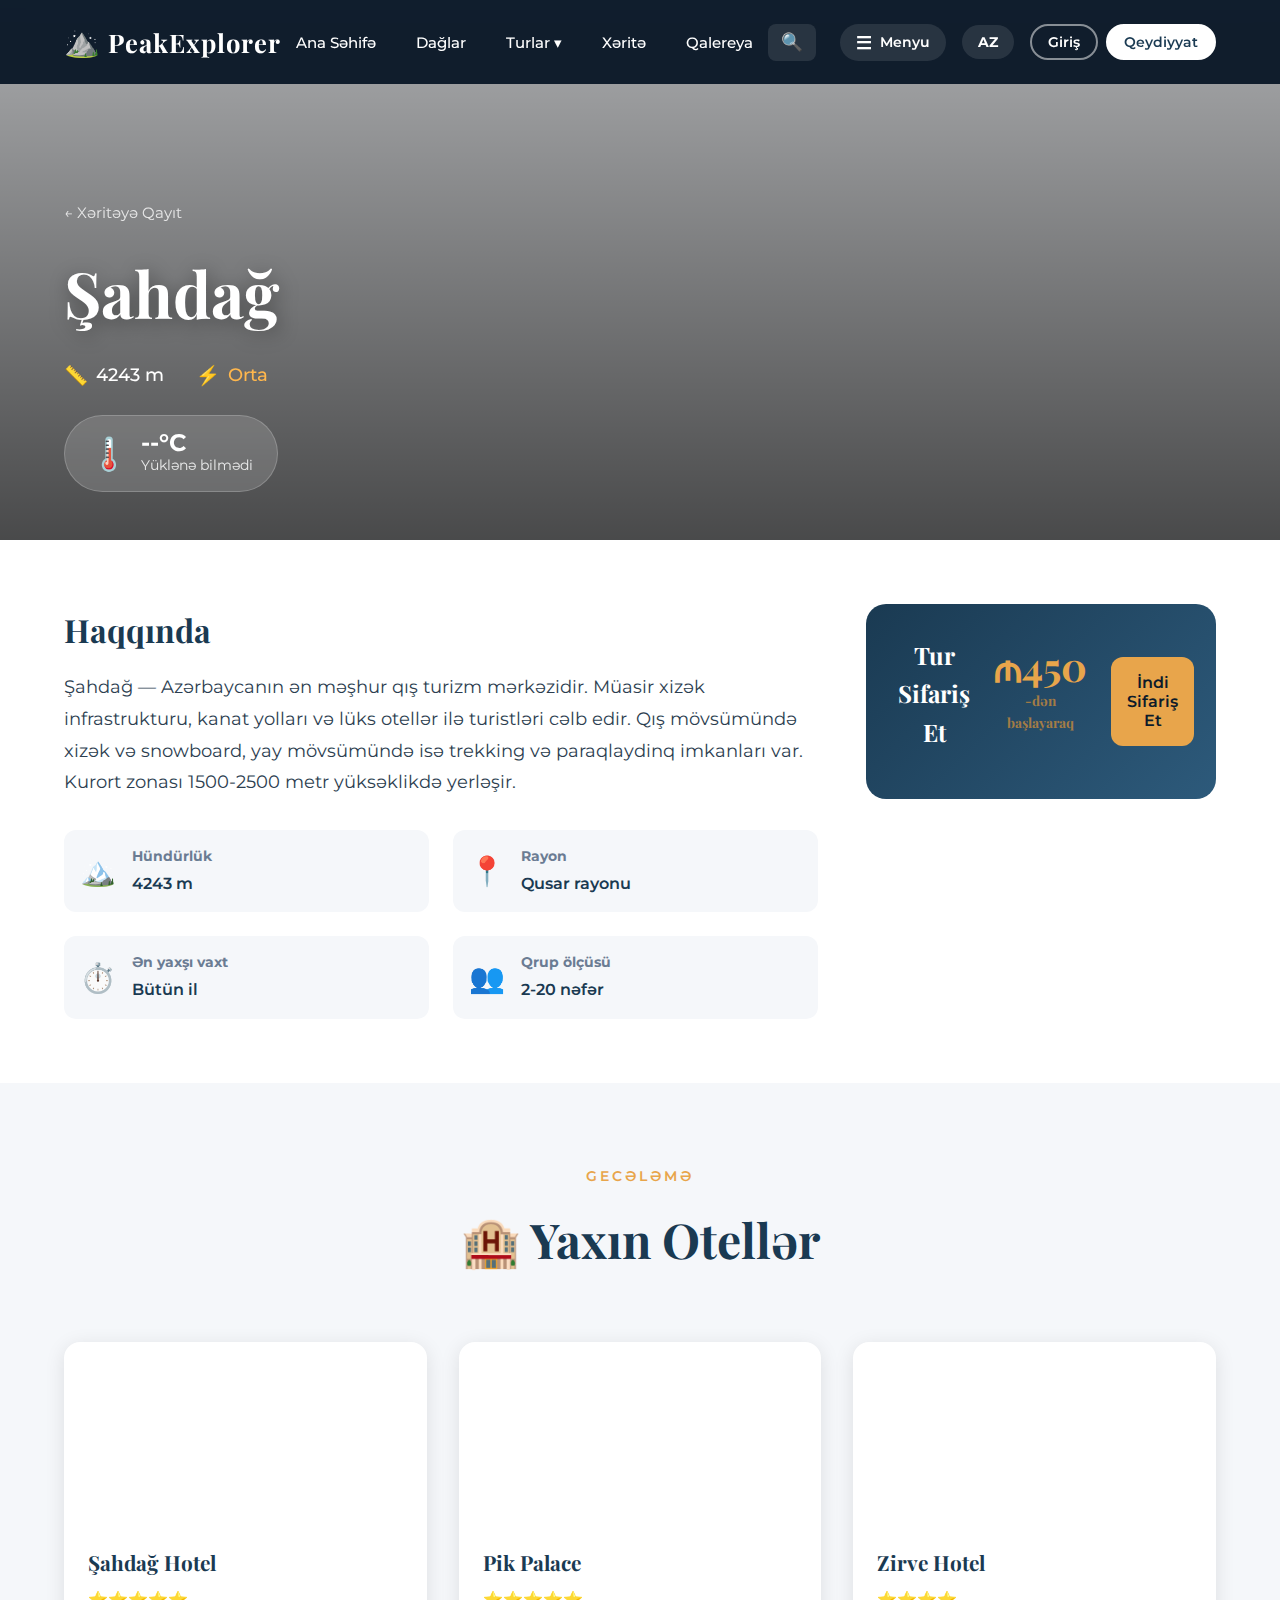
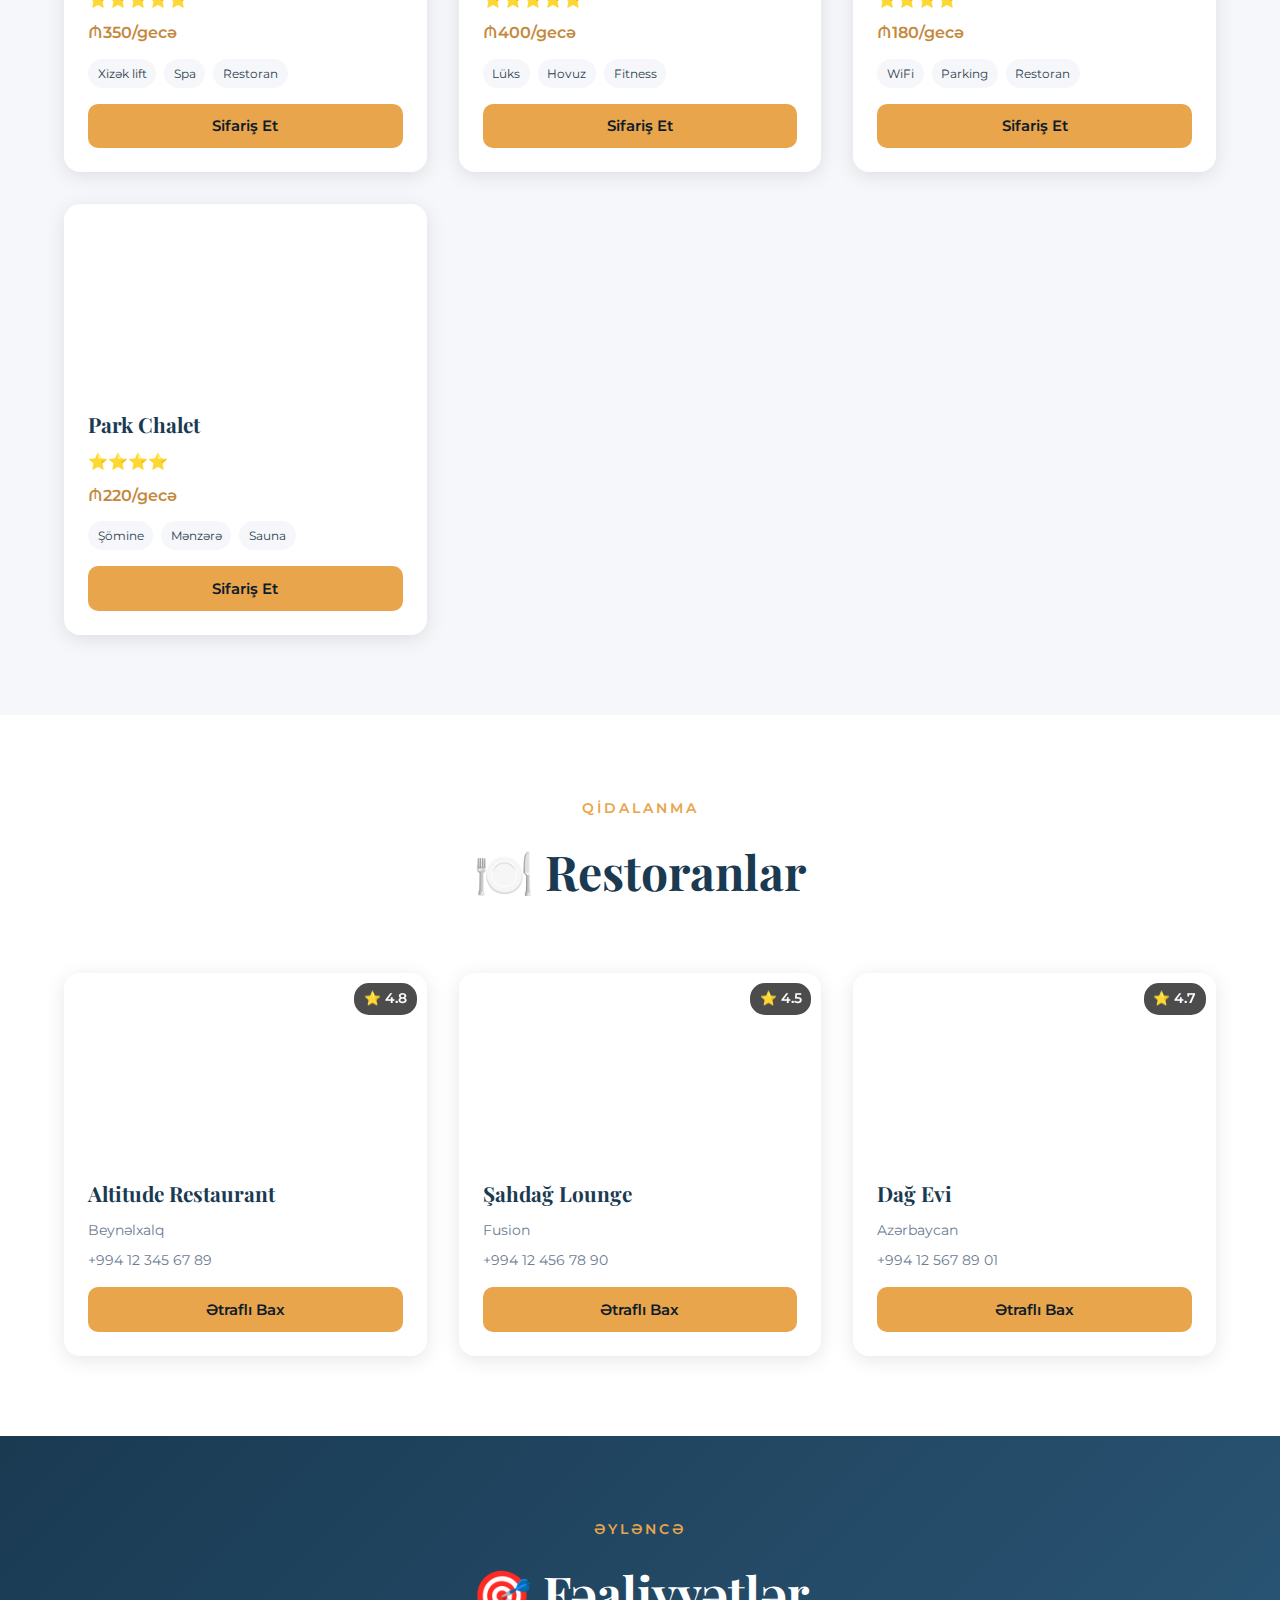
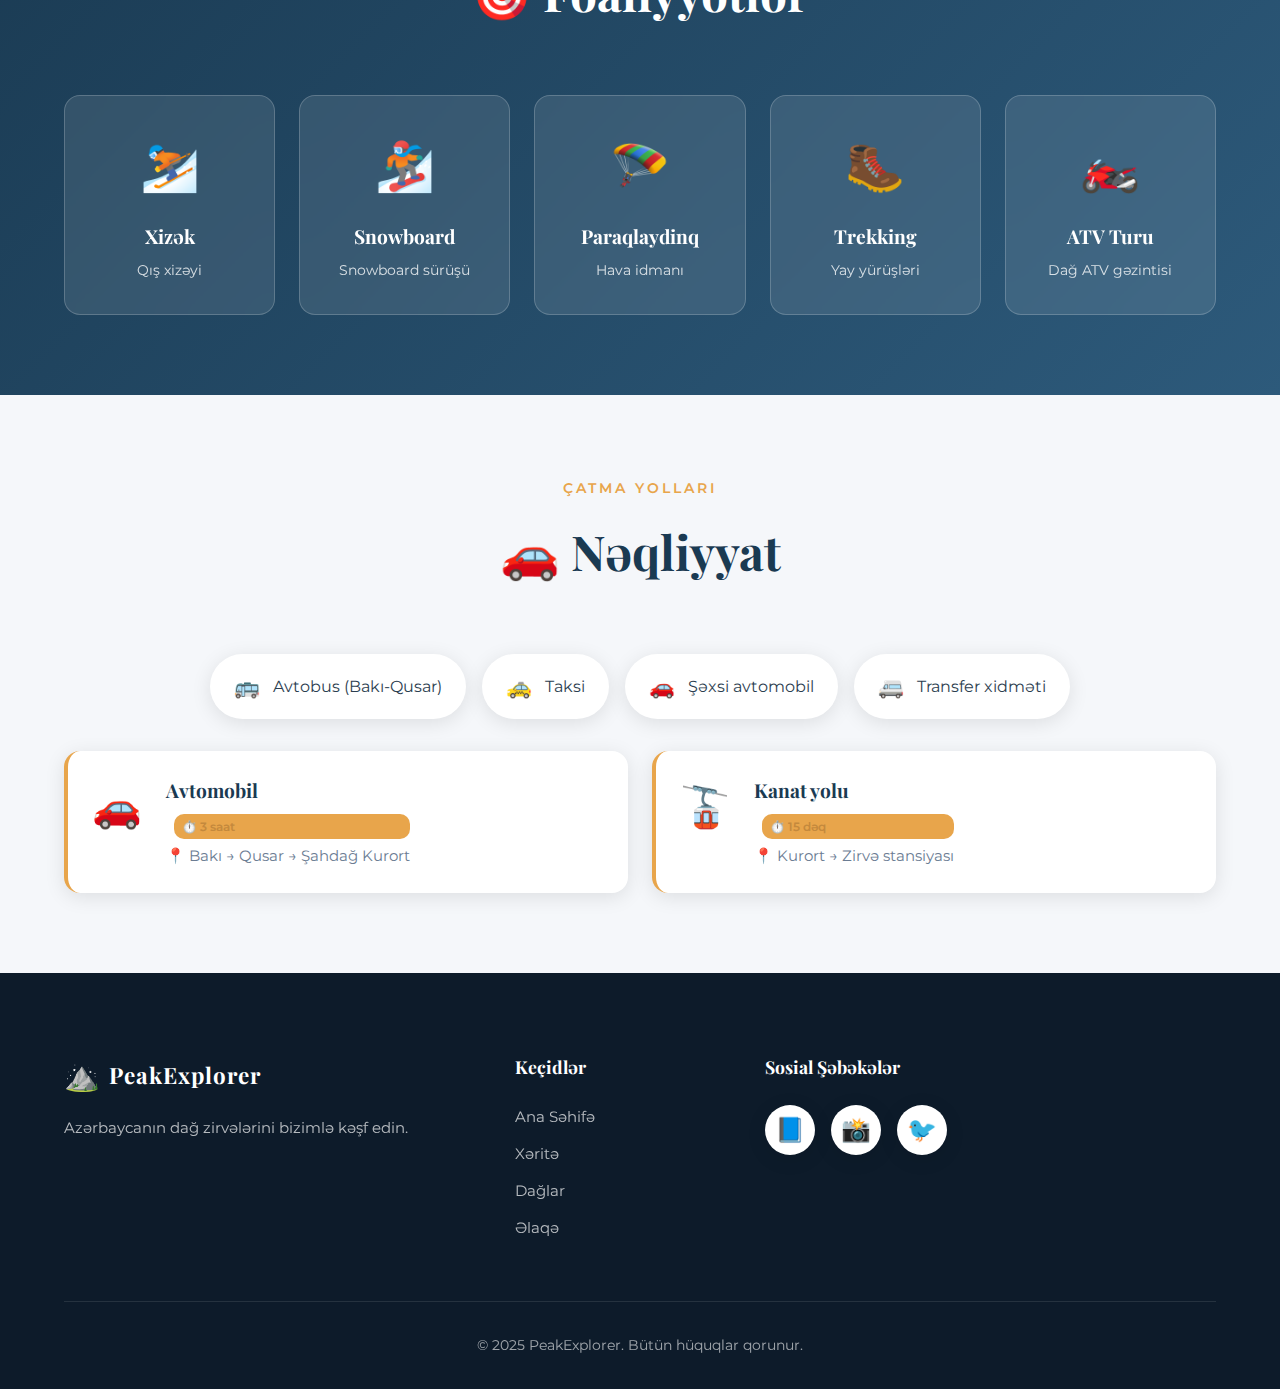
<file: mountain-details.html>
﻿<!DOCTYPE html>
<html lang="az">
<head>
    <meta charset="UTF-8">
    <meta name="viewport" content="width=device-width, initial-scale=1.0">
    <title>Dağ Məlumatları | PeakExplorer</title>
    <link rel="icon" href="data:image/svg+xml,<svg xmlns='http://www.w3.org/2000/svg' viewBox='0 0 100 100'><text y='0.9em' font-size='90'>⛰️</text></svg>">
    <link rel="stylesheet" href="style.css">
    <link rel="preconnect" href="https://fonts.googleapis.com">
    <link rel="preconnect" href="https://fonts.gstatic.com" crossorigin>
    <link href="https://fonts.googleapis.com/css2?family=Playfair+Display:wght@400;600;700&family=Montserrat:wght@300;400;500;600&display=swap" rel="stylesheet">
</head>
<body>
    
    <nav class="navbar navbar-dark">
        <a href="index.html" class="logo">
            <span class="logo-icon">⛰️</span>
            <span class="logo-text">PeakExplorer</span>
        </a>
        <ul class="nav-links">
            <li><a href="index.html">Ana Səhifə</a></li>
            <li><a href="index.html#mountains">Dağlar</a></li>
            <li class="nav-dropdown-item">
                <a href="index.html#tours" class="nav-dropdown-trigger">Turlar ▾</a>
                <div class="nav-submenu">
                    <a href="index.html#tours" class="submenu-item">
                        <span class="submenu-icon">🌟</span>
                        <span>Popular Turlar</span>
                    </a>
                    <a href="hotels.html" class="submenu-item">
                        <span class="submenu-icon">🏨</span>
                        <span>Otellər</span>
                    </a>
                    <a href="restaurants.html" class="submenu-item">
                        <span class="submenu-icon">🍽️</span>
                        <span>Restoranlar</span>
                    </a>
                    <a href="car-rental.html" class="submenu-item">
                        <span class="submenu-icon">🚗</span>
                        <span>Maşın Kirayəsi</span>
                    </a>
                </div>
            </li>
            <li><a href="index.html#map">Xəritə</a></li>
            <li><a href="index.html#gallery">Qalereya</a></li>
        </ul>
        <div class="nav-actions">
            
            <div class="nav-search">
                <button class="search-toggle-btn" id="searchToggleBtn" title="Axtar">🔍</button>
            </div>
            
            
            <div class="nav-dropdown menu-dropdown">
                <button class="nav-dropdown-btn">
                    <span>☰</span>
                    <span>Menyu</span>
                </button>
                <div class="nav-dropdown-content">
                    <a href="about.html">Haqqımızda</a>
                    <a href="contact.html">Əlaqə</a>
                    <a href="blog.html">Blog</a>
                    <a href="faq.html">FAQ</a>
                </div>
            </div>
            
            
            <div class="nav-dropdown lang-dropdown">
                <button class="nav-dropdown-btn" id="langDropdownBtn">
                    <span class="lang-current">AZ</span>
                </button>
                <div class="nav-dropdown-content">
                    <button class="lang-option active" data-lang="az">
                        <span class="lang-flag">🇦🇿</span>
                        <span>Azərbaycan</span>
                    </button>
                    <button class="lang-option" data-lang="en">
                        <span class="lang-flag">🇬🇧</span>
                        <span>English</span>
                    </button>
                    <button class="lang-option" data-lang="ru">
                        <span class="lang-flag">🇷🇺</span>
                        <span>Русский</span>
                    </button>
                    <button class="lang-option" data-lang="tr">
                        <span class="lang-flag">🇹🇷</span>
                        <span>Türkçe</span>
                    </button>
                </div>
            </div>
            
            
            <div class="auth-buttons" id="authButtons">
                <button class="auth-btn login-btn" onclick="window.location.href='index.html'">Giriş</button>
                <button class="auth-btn signup-btn" onclick="window.location.href='index.html'">Qeydiyyat</button>
            </div>
            
            <div class="nav-dropdown user-dropdown" id="userProfile" style="display: none;">
                <button class="nav-dropdown-btn user-dropdown-btn" id="userDropdownBtn">
                    <span class="user-avatar" id="userAvatarNav">👤</span>
                    <span class="user-name" id="userName"></span>
                </button>
                <div class="nav-dropdown-content" id="userDropdownContent">
                    <a href="profile.html" class="dropdown-item">
                        <span>👤</span>
                        <span>Profil</span>
                    </a>
                    <button class="dropdown-item logout-item" onclick="logout()">
                        <span>🚪</span>
                        <span>Çıxış</span>
                    </button>
                </div>
            </div>
        </div>
    </nav>

    
    <div class="search-modal" id="searchModal">
        <div class="search-modal-content">
            <button class="search-close-btn" id="searchCloseBtn">✕</button>
            <div class="search-header">
                <h2 data-lang-az="Axtar" data-lang-en="Search" data-lang-ru="Поиск" data-lang-tr="Ara">Axtar</h2>
            </div>
            <div class="search-input-wrapper">
                <span class="search-icon">🔍</span>
                <input type="text" id="searchInput" placeholder="Dağ, tur və ya məkan axtar..." data-placeholder-az="Dağ, tur və ya məkan axtar..." data-placeholder-en="Search for mountains, tours or locations..." data-placeholder-ru="Поиск гор, туров или мест..." data-placeholder-tr="Dağ, tur veya yer ara...">
                <button class="search-clear-btn" id="searchClearBtn" style="display: none;">✕</button>
            </div>
            <div class="search-filters">
                <button class="search-filter-btn active" data-filter="all" data-lang-az="Hamısı" data-lang-en="All" data-lang-ru="Все" data-lang-tr="Tümü">Hamısı</button>
                <button class="search-filter-btn" data-filter="mountains" data-lang-az="Dağlar" data-lang-en="Mountains" data-lang-ru="Горы" data-lang-tr="Dağlar">Dağlar</button>
                <button class="search-filter-btn" data-filter="tours" data-lang-az="Turlar" data-lang-en="Tours" data-lang-ru="Туры" data-lang-tr="Turlar">Turlar</button>
            </div>
            <div class="search-results" id="searchResults">
                <div class="search-placeholder">
                    <span>🔍</span>
                    <p data-lang-az="Axtarış nəticələri burada görünəcək" data-lang-en="Search results will appear here" data-lang-ru="Результаты поиска появятся здесь" data-lang-tr="Arama sonuçları burada görünecek">Axtarış nəticələri burada görünəcək</p>
                </div>
            </div>
        </div>
    </div>

    
    <section class="mountain-hero" id="mountainHero">
        <div class="hero-overlay"></div>
        <div class="mountain-hero-content">
            <span class="back-link">
                <a href="index.html#map" data-lang-az="← Xəritəyə Qayıt" data-lang-en="← Back to Map" data-lang-ru="← Вернуться на карту" data-lang-tr="← Haritaya Dön">← Xəritəyə Qayıt</a>
            </span>
            <h1 id="heroMountainName">Dağ Adı</h1>
            <div class="hero-meta">
                <span class="hero-altitude" id="heroAltitude">
                    <span class="meta-icon">📏</span> 0000 m
                </span>
                <span class="hero-difficulty" id="heroDifficulty">
                    <span class="meta-icon">⚡</span> Çətinlik
                </span>
            </div>
            
            
            <div class="weather-widget" id="weatherWidget">
                <div class="weather-current" id="weatherCurrent">
                    <div class="weather-icon" id="weatherIcon">🌤️</div>
                    <div class="weather-info">
                        <span class="weather-temp" id="weatherTemp">--°C</span>
                        <span class="weather-desc" id="weatherDesc">Yüklənir...</span>
                    </div>
                </div>
                <div class="weather-forecast" id="weatherForecast">
                    
                </div>
            </div>
        </div>
    </section>

    
    <section class="mountain-description-section">
        <div class="container">
            <div class="description-grid">
                <div class="description-main">
                    <h2 data-lang-az="Haqqında" data-lang-en="About" data-lang-ru="О" data-lang-tr="Hakkında">Haqqında</h2>
                    <p id="mountainFullDescription">
                        Dağ haqqında ətraflı məlumat...
                    </p>
                    
                    <div class="quick-info">
                        <div class="quick-info-item">
                            <span class="qi-icon">🏔️</span>
                            <div>
                                <strong data-lang-az="Hündürlük" data-lang-en="Altitude" data-lang-ru="Высота" data-lang-tr="Yükseklik">Hündürlük</strong>
                                <span id="qiAltitude">0000 m</span>
                            </div>
                        </div>
                        <div class="quick-info-item">
                            <span class="qi-icon">📍</span>
                            <div>
                                <strong data-lang-az="Rayon" data-lang-en="Region" data-lang-ru="Регион" data-lang-tr="Bölge">Rayon</strong>
                                <span id="qiLocation">Məkan</span>
                            </div>
                        </div>
                        <div class="quick-info-item">
                            <span class="qi-icon">⏱️</span>
                            <div>
                                <strong data-lang-az="Ən yaxşı vaxt" data-lang-en="Best time" data-lang-ru="Лучшее время" data-lang-tr="En iyi zaman">Ən yaxşı vaxt</strong>
                                <span id="qiBestTime">May - Sentyabr</span>
                            </div>
                        </div>
                        <div class="quick-info-item">
                            <span class="qi-icon">👥</span>
                            <div>
                                <strong data-lang-az="Qrup ölçüsü" data-lang-en="Group size" data-lang-ru="Размер группы" data-lang-tr="Grup boyutu">Qrup ölçüsü</strong>
                                <span id="qiGroupSize">5-15 nəfər</span>
                            </div>
                        </div>
                    </div>
                </div>
                
                <div class="description-sidebar">
                    <div class="booking-card">
                        <h3 data-lang-az="Tur Sifariş Et" data-lang-en="Book Tour" data-lang-ru="Забронировать тур" data-lang-tr="Tur Rezervasyonu">Tur Sifariş Et</h3>
                        <div class="booking-price">
                            <span class="price-amount" id="tourPrice">₼350</span>
                            <span class="price-from" data-lang-az="-dən başlayaraq" data-lang-en="starting from" data-lang-ru="от" data-lang-tr="başlayarak">-dən başlayaraq</span>
                        </div>
                        <button class="booking-btn" onclick="openTourBookingModal()" data-lang-az="İndi Sifariş Et" data-lang-en="Book Now" data-lang-ru="Забронировать сейчас" data-lang-tr="Şimdi Rezervasyon Yap">İndi Sifariş Et</button>
                        <p class="booking-note" data-lang-az="✓ Pulsuz ləğv imkanı" data-lang-en="✓ Free cancellation" data-lang-ru="✓ Бесплатная отмена" data-lang-tr="✓ Ücretsiz iptal">✓ Pulsuz ləğv imkanı</p>
                    </div>
                </div>
            </div>
        </div>
    </section>

    
    <section class="details-section hotels-section">
        <div class="container">
            <div class="section-header">
                <span class="section-subtitle" data-lang-az="Gecələmə" data-lang-en="Accommodation" data-lang-ru="Размещение" data-lang-tr="Konaklama">Gecələmə</span>
                <h2 class="section-title" data-lang-az="🏨 Yaxın Otellər" data-lang-en="🏨 Nearby Hotels" data-lang-ru="🏨 Близлежащие отели" data-lang-tr="🏨 Yakındaki Oteller">🏨 Yaxın Otellər</h2>
            </div>
            
            <div class="details-grid" id="hotelsGrid">
                
            </div>
        </div>
    </section>

    
    <section class="details-section restaurants-section">
        <div class="container">
            <div class="section-header">
                <span class="section-subtitle" data-lang-az="Qidalanma" data-lang-en="Dining" data-lang-ru="Питание" data-lang-tr="Yemek">Qidalanma</span>
                <h2 class="section-title" data-lang-az="🍽️ Restoranlar" data-lang-en="🍽️ Restaurants" data-lang-ru="🍽️ Рестораны" data-lang-tr="🍽️ Restoranlar">🍽️ Restoranlar</h2>
            </div>
            
            <div class="details-grid" id="restaurantsGrid">
                
            </div>
        </div>
    </section>

    
    <section class="details-section activities-section">
        <div class="container">
            <div class="section-header">
                <span class="section-subtitle" data-lang-az="Əyləncə" data-lang-en="Entertainment" data-lang-ru="Развлечения" data-lang-tr="Eğlence">Əyləncə</span>
                <h2 class="section-title" data-lang-az="🎯 Fəaliyyətlər" data-lang-en="🎯 Activities" data-lang-ru="🎯 Активности" data-lang-tr="🎯 Aktiviteler">🎯 Fəaliyyətlər</h2>
            </div>
            
            <div class="activities-grid" id="activitiesGrid">
                
            </div>
        </div>
    </section>

    
    <section class="details-section transport-section">
        <div class="container">
            <div class="section-header">
                <span class="section-subtitle" data-lang-az="Çatma yolları" data-lang-en="Getting there" data-lang-ru="Как добраться" data-lang-tr="Ulaşım">Çatma yolları</span>
                <h2 class="section-title" data-lang-az="🚗 Nəqliyyat" data-lang-en="🚗 Transportation" data-lang-ru="🚗 Транспорт" data-lang-tr="🚗 Ulaşım">🚗 Nəqliyyat</h2>
            </div>
            
            <div class="transport-grid" id="transportGrid">
                
            </div>
            
            <div class="route-info-cards" id="routeInfoCards">
                
            </div>
        </div>
    </section>

    
    <div class="restaurant-modal" id="restaurantModal">
        <div class="restaurant-modal-content">
            <button class="modal-close" id="closeRestaurantModal">✕</button>
            
            <div class="restaurant-image" id="restModalImage"></div>
            
            <div class="restaurant-details">
                <div class="rest-header">
                    <h2 id="restModalName">Restoran Adı</h2>
                    <div class="rest-rating">
                        <span class="rating-stars" id="restModalStars">⭐⭐⭐⭐⭐</span>
                        <span class="rating-number" id="restModalRating">4.5</span>
                    </div>
                </div>
                
                <div class="rest-tags">
                    <span class="rest-cuisine" id="restModalCuisine">Mətbəx</span>
                    <span class="rest-price" id="restModalPrice">₼₼</span>
                </div>
                
                <p class="rest-description" id="restModalDescription">
                    Restoran haqqında məlumat...
                </p>
                
                <div class="rest-info-grid">
                    <div class="rest-info-item">
                        <span class="info-icon">📍</span>
                        <div>
                            <strong data-lang-az="Ünvan" data-lang-en="Address" data-lang-ru="Адрес" data-lang-tr="Adres">Ünvan</strong>
                            <p id="restModalAddress">Ünvan</p>
                        </div>
                    </div>
                    <div class="rest-info-item">
                        <span class="info-icon">📞</span>
                        <div>
                            <strong data-lang-az="Telefon" data-lang-en="Phone" data-lang-ru="Телефон" data-lang-tr="Telefon">Telefon</strong>
                            <p id="restModalPhone">+994 XX XXX XX XX</p>
                        </div>
                    </div>
                    <div class="rest-info-item">
                        <span class="info-icon">🕐</span>
                        <div>
                            <strong data-lang-az="İş saatları" data-lang-en="Working hours" data-lang-ru="Часы работы" data-lang-tr="Çalışma saatları">İş saatları</strong>
                            <p id="restModalHours">09:00 - 22:00</p>
                        </div>
                    </div>
                </div>
                
                <div class="rest-features">
                    <h4 data-lang-az="Xüsusiyyətlər" data-lang-en="Features" data-lang-ru="Особенности" data-lang-tr="Özellikler">Xüsusiyyətlər</h4>
                    <div class="features-list" id="restModalFeatures">
                        
                    </div>
                </div>
                
                <div class="rest-actions">
                    <a href="#" class="rest-action-btn call-btn" id="restCallBtn">
                        <span>📞</span> <span data-lang-az="Zəng Et" data-lang-en="Call" data-lang-ru="Позвонить" data-lang-tr="Ara">Zəng Et</span>
                    </a>
                    <a href="#" class="rest-action-btn directions-btn" id="restDirectionsBtn" target="_blank">
                        <span>🗺️</span> <span data-lang-az="Yol Tarifi" data-lang-en="Directions" data-lang-ru="Маршрут" data-lang-tr="Yol Tarifi">Yol Tarifi</span>
                    </a>
                    <button class="rest-action-btn reserve-btn" id="restReserveBtn">
                        <span>📅</span> <span data-lang-az="Masa Rezerv Et" data-lang-en="Reserve Table" data-lang-ru="Забронировать стол" data-lang-tr="Masa Rezervasyonu">Masa Rezerv Et</span>
                    </button>
                </div>
            </div>
            
            
            <div class="reservation-form" id="reservationForm" style="display: none;">
                <h3 data-lang-az="📅 Masa Rezervasiyası" data-lang-en="📅 Table Reservation" data-lang-ru="📅 Бронирование стола" data-lang-tr="📅 Masa Rezervasyonu">📅 Masa Rezervasiyası</h3>
                <form id="tableReservationForm">
                    <div class="form-row">
                        <div class="form-group">
                            <label data-lang-az="Tarix" data-lang-en="Date" data-lang-ru="Дата" data-lang-tr="Tarih">Tarix</label>
                            <input type="date" id="reserveDate" required>
                        </div>
                        <div class="form-group">
                            <label data-lang-az="Saat" data-lang-en="Time" data-lang-ru="Время" data-lang-tr="Saat">Saat</label>
                            <select id="reserveTime" required>
                                <option value="" data-lang-az="Seçin" data-lang-en="Select" data-lang-ru="Выберите" data-lang-tr="Seçin">Seçin</option>
                                <option value="12:00">12:00</option>
                                <option value="13:00">13:00</option>
                                <option value="14:00">14:00</option>
                                <option value="18:00">18:00</option>
                                <option value="19:00">19:00</option>
                                <option value="20:00">20:00</option>
                                <option value="21:00">21:00</option>
                            </select>
                        </div>
                    </div>
                    <div class="form-row">
                        <div class="form-group">
                            <label data-lang-az="Qonaq Sayı" data-lang-en="Number of guests" data-lang-ru="Количество гостей" data-lang-tr="Misafir sayısı">Qonaq Sayı</label>
                            <select id="reserveGuests" required>
                                <option value="1" data-lang-az="1 nəfər" data-lang-en="1 person" data-lang-ru="1 человек" data-lang-tr="1 kişi">1 nəfər</option>
                                <option value="2" selected data-lang-az="2 nəfər" data-lang-en="2 people" data-lang-ru="2 человека" data-lang-tr="2 kişi">2 nəfər</option>
                                <option value="3" data-lang-az="3 nəfər" data-lang-en="3 people" data-lang-ru="3 человека" data-lang-tr="3 kişi">3 nəfər</option>
                                <option value="4" data-lang-az="4 nəfər" data-lang-en="4 people" data-lang-ru="4 человека" data-lang-tr="4 kişi">4 nəfər</option>
                                <option value="5" data-lang-az="5 nəfər" data-lang-en="5 people" data-lang-ru="5 человек" data-lang-tr="5 kişi">5 nəfər</option>
                                <option value="6" data-lang-az="6+ nəfər" data-lang-en="6+ people" data-lang-ru="6+ человек" data-lang-tr="6+ kişi">6+ nəfər</option>
                            </select>
                        </div>
                        <div class="form-group">
                            <label data-lang-az="Ad Soyad" data-lang-en="Full Name" data-lang-ru="ФИО" data-lang-tr="Ad Soyad">Ad Soyad</label>
                            <input type="text" id="reserveName" required data-placeholder-az="Adınız" data-placeholder-en="Your name" data-placeholder-ru="Ваше имя" data-placeholder-tr="Adınız" placeholder="Adınız">
                        </div>
                    </div>
                    <div class="form-group">
                        <label data-lang-az="Telefon" data-lang-en="Phone" data-lang-ru="Телефон" data-lang-tr="Telefon">Telefon</label>
                        <input type="tel" id="reservePhone" required placeholder="+994 XX XXX XX XX">
                    </div>
                    <div class="form-group">
                        <label data-lang-az="Qeyd (opsional)" data-lang-en="Note (optional)" data-lang-ru="Примечание (необязательно)" data-lang-tr="Not (opsiyonel)">Qeyd (opsional)</label>
                        <textarea id="reserveNote" rows="2" data-placeholder-az="Xüsusi istəklər..." data-placeholder-en="Special requests..." data-placeholder-ru="Особые пожелания..." data-placeholder-tr="Özel istekler..." placeholder="Xüsusi istəklər..."></textarea>
                    </div>
                    <div class="reservation-actions">
                        <button type="button" class="cancel-reserve-btn" id="cancelReserve" data-lang-az="Ləğv Et" data-lang-en="Cancel" data-lang-ru="Отменить" data-lang-tr="İptal Et">Ləğv Et</button>
                        <button type="submit" class="confirm-reserve-btn" data-lang-az="Rezerv Et" data-lang-en="Reserve" data-lang-ru="Забронировать" data-lang-tr="Rezervasyon Yap">Rezerv Et</button>
                    </div>
                </form>
            </div>
            
            
            <div class="reservation-confirmed" id="reservationConfirmed" style="display: none;">
                <div class="confirm-icon">✓</div>
                <h3 data-lang-az="Rezervasiya Qəbul Edildi!" data-lang-en="Reservation Confirmed!" data-lang-ru="Бронирование подтверждено!" data-lang-tr="Rezervasyon Onaylandı!">Rezervasiya Qəbul Edildi!</h3>
                <p data-lang-az="Təsdiq üçün restoran sizinlə əlaqə saxlayacaq." data-lang-en="The restaurant will contact you for confirmation." data-lang-ru="Ресторан свяжется с вами для подтверждения." data-lang-tr="Onay için restoran sizinle iletişime geçecek.">Təsdiq üçün restoran sizinlə əlaqə saxlayacaq.</p>
                <div class="confirm-details">
                    <p><strong data-lang-az="Restoran:" data-lang-en="Restaurant:" data-lang-ru="Ресторан:" data-lang-tr="Restoran:">Restoran:</strong> <span id="confirmRestName">-</span></p>
                    <p><strong data-lang-az="Tarix:" data-lang-en="Date:" data-lang-ru="Дата:" data-lang-tr="Tarih:">Tarix:</strong> <span id="confirmDate">-</span></p>
                    <p><strong data-lang-az="Saat:" data-lang-en="Time:" data-lang-ru="Время:" data-lang-tr="Saat:">Saat:</strong> <span id="confirmTime">-</span></p>
                    <p><strong>Qonaq:</strong> <span id="confirmGuests">-</span></p>
                </div>
                <button class="close-confirm-btn" onclick="closeRestaurantModal()">Bağla</button>
            </div>
        </div>
    </div>

    
    <div class="booking-modal" id="bookingModal">
        <div class="booking-modal-content">
            <button class="modal-close" id="closeBookingModal">✕</button>
            
            
            <div class="booking-step" id="bookingStep1">
                <div class="modal-header">
                    <h2>🏨 Otel Sifarişi</h2>
                    <p id="selectedHotelName">Otel adı</p>
                </div>
                
                <form class="booking-form" id="hotelBookingForm">
                    <div class="form-row">
                        <div class="form-group">
                            <label>Giriş Tarixi</label>
                            <input type="date" id="checkInDate" required>
                        </div>
                        <div class="form-group">
                            <label>Çıxış Tarixi</label>
                            <input type="date" id="checkOutDate" required>
                        </div>
                    </div>
                    
                    <div class="form-row">
                        <div class="form-group">
                            <label>Qonaq Sayı</label>
                            <select id="guestCount" required>
                                <option value="1">1 nəfər</option>
                                <option value="2" selected>2 nəfər</option>
                                <option value="3">3 nəfər</option>
                                <option value="4">4 nəfər</option>
                                <option value="5">5+ nəfər</option>
                            </select>
                        </div>
                        <div class="form-group">
                            <label>Otaq Sayı</label>
                            <select id="roomCount" required>
                                <option value="1" selected>1 otaq</option>
                                <option value="2">2 otaq</option>
                                <option value="3">3 otaq</option>
                            </select>
                        </div>
                    </div>
                    
                    <div class="form-group">
                        <label>Ad Soyad</label>
                        <input type="text" id="guestName" required placeholder="Tam adınız">
                    </div>
                    
                    <div class="form-row">
                        <div class="form-group">
                            <label>E-poçt</label>
                            <input type="email" id="guestEmail" required placeholder="email@example.com">
                        </div>
                        <div class="form-group">
                            <label>Telefon</label>
                            <input type="tel" id="guestPhone" required placeholder="+994 XX XXX XX XX">
                        </div>
                    </div>
                    
                    <div class="form-group">
                        <label>Xüsusi İstəklər (opsional)</label>
                        <textarea id="specialRequests" rows="2" placeholder="Əlavə istəkləriniz..."></textarea>
                    </div>
                    
                    <div class="booking-summary">
                        <div class="summary-row">
                            <span>Otel:</span>
                            <span id="summaryHotel">-</span>
                        </div>
                        <div class="summary-row">
                            <span>Gecə sayı:</span>
                            <span id="summaryNights">0 gecə</span>
                        </div>
                        <div class="summary-row">
                            <span>Qonaq:</span>
                            <span id="summaryGuests">2 nəfər</span>
                        </div>
                        <div class="summary-row total">
                            <span>Cəmi:</span>
                            <span id="summaryTotal">₼0</span>
                        </div>
                    </div>
                    
                    <button type="submit" class="proceed-btn">Ödənişə Keç →</button>
                </form>
            </div>
            
            
            <div class="booking-step" id="bookingStep2" style="display: none;">
                <div class="modal-header">
                    <h2>💳 Ödəniş</h2>
                    <p>Təhlükəsiz ödəniş</p>
                </div>
                
                <div class="payment-methods">
                    <label class="payment-method active">
                        <input type="radio" name="paymentMethod" value="card" checked>
                        <span class="method-icon">💳</span>
                        <span>Bank Kartı</span>
                    </label>
                    <label class="payment-method">
                        <input type="radio" name="paymentMethod" value="cash">
                        <span class="method-icon">💵</span>
                        <span>Nağd</span>
                    </label>
                </div>
                
                <form class="payment-form" id="paymentForm">
                    <div class="card-payment" id="cardPayment">
                        <div class="form-group">
                            <label>Kart Nömrəsi</label>
                            <input type="text" id="cardNumber" placeholder="0000 0000 0000 0000" maxlength="19">
                        </div>
                        
                        <div class="form-row">
                            <div class="form-group">
                                <label>Son İstifadə</label>
                                <input type="text" id="cardExpiry" placeholder="AA/İİ" maxlength="5">
                            </div>
                            <div class="form-group">
                                <label>CVV</label>
                                <input type="text" id="cardCvv" placeholder="***" maxlength="3">
                            </div>
                        </div>
                        
                        <div class="form-group">
                            <label>Kart Sahibinin Adı</label>
                            <input type="text" id="cardHolder" placeholder="AD SOYAD">
                        </div>
                    </div>
                    
                    <div class="cash-payment" id="cashPayment" style="display: none;">
                        <div class="cash-info">
                            <span class="cash-icon">💵</span>
                            <p>Nağd ödəniş oteldə qeydiyyat zamanı həyata keçiriləcək.</p>
                            <p class="cash-note">Qeyd: Bron təsdiq üçün e-poçt göndəriləcək.</p>
                        </div>
                    </div>
                    
                    <div class="payment-summary">
                        <div class="summary-row">
                            <span>Otel:</span>
                            <span id="paymentHotel">-</span>
                        </div>
                        <div class="summary-row">
                            <span>Tarix:</span>
                            <span id="paymentDates">-</span>
                        </div>
                        <div class="summary-row total">
                            <span>Ödəniləcək məbləğ:</span>
                            <span id="paymentTotal">₼0</span>
                        </div>
                    </div>
                    
                    <div class="payment-actions">
                        <button type="button" class="back-btn" id="backToBooking">← Geri</button>
                        <button type="submit" class="pay-btn">Ödənişi Tamamla</button>
                    </div>
                </form>
            </div>
            
            
            <div class="booking-step" id="bookingStep3" style="display: none;">
                <div class="confirmation-content">
                    <div class="success-icon">✓</div>
                    <h2>Sifariş Uğurla Tamamlandı!</h2>
                    <p>Təşəkkür edirik! Sifarişiniz qəbul edildi.</p>
                    
                    <div class="confirmation-details">
                        <div class="conf-row">
                            <span>Sifariş №:</span>
                            <span id="orderNumber">DT-000000</span>
                        </div>
                        <div class="conf-row">
                            <span>Otel:</span>
                            <span id="confHotel">-</span>
                        </div>
                        <div class="conf-row">
                            <span>Tarix:</span>
                            <span id="confDates">-</span>
                        </div>
                        <div class="conf-row">
                            <span>Məbləğ:</span>
                            <span id="confAmount">₼0</span>
                        </div>
                    </div>
                    
                    <p class="conf-email">Təsdiq e-poçtu <strong id="confEmail">email@example.com</strong> ünvanına göndərildi.</p>
                    
                    <button class="close-conf-btn" onclick="closeBookingModal()">Bağla</button>
                </div>
            </div>
        </div>
    </div>

    
    <div class="transport-modal" id="transportModal">
        <div class="transport-modal-content">
            <button class="modal-close" onclick="closeTransportModal()">✕</button>
            <div class="transport-modal-header">
                <span class="transport-modal-icon" id="transportModalIcon">🚗</span>
                <h2 id="transportModalName">Nəqliyyat</h2>
            </div>
            <div class="transport-modal-body">
                <p class="transport-modal-desc" id="transportModalDesc"></p>
                
                <div class="transport-modal-details">
                    <div class="transport-detail">
                        <span class="detail-icon">⏱️</span>
                        <div>
                            <span class="detail-label">Təxmini Müddət</span>
                            <span class="detail-value" id="transportModalDuration"></span>
                        </div>
                    </div>
                    <div class="transport-detail">
                        <span class="detail-icon">💰</span>
                        <div>
                            <span class="detail-label">Təxmini Qiymət</span>
                            <span class="detail-value" id="transportModalPrice"></span>
                        </div>
                    </div>
                </div>
                
                <div class="transport-route-section">
                    <h4>📍 Marşrut</h4>
                    <div class="transport-route" id="transportModalRoute"></div>
                </div>
                
                <div class="transport-tips-section">
                    <h4>💡 Faydalı Məlumatlar</h4>
                    <ul id="transportModalTips"></ul>
                </div>
                
                <div class="transport-contacts-section" id="transportContactsSection">
                    <h4>📞 Əlaqə</h4>
                    <div id="transportModalContacts"></div>
                </div>
            </div>
        </div>
    </div>

    
    <div class="tour-booking-modal" id="tourBookingModal">
        <div class="tour-booking-content">
            <button class="modal-close" onclick="closeTourBookingModal()">✕</button>
            
            <div class="booking-step" id="tourStep1">
                <div class="modal-header">
                    <h2>🎫 Tur Sifarişi</h2>
                    <p id="tourBookingName">Dağ Turu</p>
                </div>
                
                <form id="tourOrderForm">
                    <div class="form-group">
                        <label>Tarix</label>
                        <input type="date" id="tourDate" required>
                    </div>
                    
                    <div class="form-row">
                        <div class="form-group">
                            <label>İştirakçı Sayı</label>
                            <select id="tourParticipants" required>
                                <option value="1">1 nəfər</option>
                                <option value="2" selected>2 nəfər</option>
                                <option value="3">3 nəfər</option>
                                <option value="4">4 nəfər</option>
                                <option value="5">5 nəfər</option>
                                <option value="6">6+ nəfər</option>
                            </select>
                        </div>
                        <div class="form-group">
                            <label>Tur Tipi</label>
                            <select id="tourType" required>
                                <option value="standard">Standart</option>
                                <option value="vip">VIP</option>
                                <option value="group">Qrup</option>
                            </select>
                        </div>
                    </div>
                    
                    <div class="form-group">
                        <label>Ad Soyad</label>
                        <input type="text" id="tourGuestName" required placeholder="Tam adınız">
                    </div>
                    
                    <div class="form-row">
                        <div class="form-group">
                            <label>E-poçt</label>
                            <input type="email" id="tourGuestEmail" required placeholder="email@example.com">
                        </div>
                        <div class="form-group">
                            <label>Telefon</label>
                            <input type="tel" id="tourGuestPhone" required placeholder="+994 XX XXX XX XX">
                        </div>
                    </div>
                    
                    <div class="form-group">
                        <label>Xüsusi İstəklər (opsional)</label>
                        <textarea id="tourRequests" rows="2" placeholder="Əlavə istəkləriniz..."></textarea>
                    </div>
                    
                    <div class="booking-summary">
                        <div class="summary-row">
                            <span>Tur:</span>
                            <span id="summaryTourName">-</span>
                        </div>
                        <div class="summary-row">
                            <span>İştirakçı:</span>
                            <span id="summaryParticipants">2 nəfər</span>
                        </div>
                        <div class="summary-row total">
                            <span>Cəmi:</span>
                            <span id="summaryTourTotal">₼0</span>
                        </div>
                    </div>
                    
                    <button type="submit" class="proceed-btn">Sifarişi Təsdiqlə</button>
                </form>
            </div>
            
            <div class="booking-step" id="tourStep2" style="display: none;">
                <div class="modal-header">
                    <h2>💳 Ödəniş</h2>
                    <p>Sifarişinizi tamamlamaq üçün ödəniş məlumatlarını daxil edin</p>
                </div>
                
                <div class="payment-summary">
                    <div class="summary-row">
                        <span>Tur:</span>
                        <span id="paymentTourNameMD">-</span>
                    </div>
                    <div class="summary-row">
                        <span>İştirakçı:</span>
                        <span id="paymentParticipantsMD">-</span>
                    </div>
                    <div class="summary-row total">
                        <span>Ödəniləcək məbləğ:</span>
                        <span id="paymentAmountMD">₼0</span>
                    </div>
                </div>
                
                <form id="paymentFormMD">
                    <div class="form-group">
                        <label>Kart nömrəsi</label>
                        <input type="text" id="cardNumberMD" placeholder="1234 5678 9012 3456" maxlength="19" required>
                    </div>
                    
                    <div class="form-row">
                        <div class="form-group">
                            <label>Son istifadə tarixi</label>
                            <input type="text" id="cardExpiryMD" placeholder="MM/YY" maxlength="5" required>
                        </div>
                        <div class="form-group">
                            <label>CVV</label>
                            <input type="text" id="cardCVVMD" placeholder="123" maxlength="3" required>
                        </div>
                    </div>
                    
                    <div class="form-group">
                        <label>Kart sahibinin adı</label>
                        <input type="text" id="cardNameMD" placeholder="AD SOYAD" required>
                    </div>
                    
                    <div class="payment-methods">
                        <div class="payment-method">
                            <input type="radio" id="paymentCardMD" name="paymentMethodMD" value="card" checked>
                            <label for="paymentCardMD">
                                <span>💳</span>
                                <span>Bank kartı</span>
                            </label>
                        </div>
                        <div class="payment-method">
                            <input type="radio" id="paymentCashMD" name="paymentMethodMD" value="cash">
                            <label for="paymentCashMD">
                                <span>💵</span>
                                <span>Nağd ödəniş</span>
                            </label>
                        </div>
                    </div>
                    
                    <div class="payment-note" id="cashPaymentNoteMD" style="display: none;">
                        <p>ℹ️ Nağd ödəniş seçildi. Tur günü ödəniş edə bilərsiniz.</p>
                    </div>
                    
                    <button type="submit" class="proceed-btn">Ödənişi Tamamla</button>
                    <button type="button" class="back-btn" onclick="goBackToTourFormMD()">Geri</button>
                </form>
            </div>
            
            <div class="booking-step" id="tourStep3" style="display: none;">
                <div class="confirmation-content">
                    <div class="success-icon">✓</div>
                    <h2>Sifariş Qəbul Edildi!</h2>
                    <p>Təşəkkür edirik! Sifarişiniz qəbul edildi.</p>
                    
                    <div class="confirmation-details">
                        <div class="conf-row">
                            <span>Sifariş №:</span>
                            <span id="tourOrderNumber">DT-000000</span>
                        </div>
                        <div class="conf-row">
                            <span>Tur:</span>
                            <span id="confTourName">-</span>
                        </div>
                        <div class="conf-row">
                            <span>Tarix:</span>
                            <span id="confTourDate">-</span>
                        </div>
                        <div class="conf-row">
                            <span>İştirakçı:</span>
                            <span id="confTourParticipants">-</span>
                        </div>
                        <div class="conf-row">
                            <span>Məbləğ:</span>
                            <span id="confTourAmount">₼0</span>
                        </div>
                    </div>
                    
                    <p class="conf-email">Təsdiq e-poçtu <strong id="confTourEmail">email@example.com</strong> ünvanına göndərildi.</p>
                    <p class="conf-note">Əməkdaşlarımız tezliklə sizinlə əlaqə saxlayacaq.</p>
                    
                    <button class="close-conf-btn" onclick="closeTourBookingModal()">Bağla</button>
                </div>
            </div>
        </div>
    </div>

    
    <div class="activity-modal" id="activityModal">
        <div class="activity-modal-content">
            <button class="modal-close" onclick="closeActivityModal()">✕</button>
            <div class="activity-modal-header">
                <span class="activity-modal-icon" id="activityModalIcon">🏔️</span>
                <h2 id="activityModalName">Fəaliyyət</h2>
            </div>
            <div class="activity-modal-body">
                <p class="activity-modal-desc" id="activityModalDesc"></p>
                <div class="activity-modal-details">
                    <div class="activity-detail">
                        <span class="detail-icon">⏱️</span>
                        <div>
                            <span class="detail-label">Müddət</span>
                            <span class="detail-value" id="activityModalDuration"></span>
                        </div>
                    </div>
                    <div class="activity-detail">
                        <span class="detail-icon">📊</span>
                        <div>
                            <span class="detail-label">Çətinlik</span>
                            <span class="detail-value" id="activityModalDifficulty"></span>
                        </div>
                    </div>
                    <div class="activity-detail">
                        <span class="detail-icon">💰</span>
                        <div>
                            <span class="detail-label">Qiymət</span>
                            <span class="detail-value" id="activityModalPrice"></span>
                        </div>
                    </div>
                    <div class="activity-detail">
                        <span class="detail-icon">👥</span>
                        <div>
                            <span class="detail-label">Qrup</span>
                            <span class="detail-value" id="activityModalGroup"></span>
                        </div>
                    </div>
                </div>
                <div class="activity-modal-requirements">
                    <h4>Tələblər</h4>
                    <ul id="activityModalRequirements"></ul>
                </div>
                <div class="activity-modal-equipment">
                    <h4>Lazımi Avadanlıq</h4>
                    <div id="activityModalEquipment"></div>
                </div>
            </div>
        </div>
    </div>

    
    <footer class="footer">
        <div class="footer-content">
            <div class="footer-brand">
                <span class="logo-icon">⛰️</span>
                <span class="logo-text">PeakExplorer</span>
                <p>Azərbaycanın dağ zirvələrini bizimlə kəşf edin.</p>
            </div>
            
            <div class="footer-links">
                <h4>Keçidlər</h4>
                <a href="index.html#home">Ana Səhifə</a>
                <a href="index.html#map">Xəritə</a>
                <a href="index.html#mountains">Dağlar</a>
                <a href="index.html#contact">Əlaqə</a>
            </div>
            
            <div class="footer-social">
                <h4>Sosial Şəbəkələr</h4>
                <div class="social-links">
                    <a href="#" class="social-link">📘</a>
                    <a href="#" class="social-link">📸</a>
                    <a href="#" class="social-link">🐦</a>
                </div>
            </div>
        </div>
        
        <div class="footer-bottom">
            <p>© 2025 PeakExplorer. Bütün hüquqlar qorunur.</p>
        </div>
    </footer>

    <script>
        const WEATHER_API_KEY = '';
        const weatherConditions = {
            0: { icon: '☀️', desc: 'Açıq hava' },
            1: { icon: '🌤️', desc: 'Əsasən açıq' },
            2: { icon: '⛅', desc: 'Qismən buludlu' },
            3: { icon: '☁️', desc: 'Buludlu' },
            45: { icon: '🌫️', desc: 'Dumanlı' },
            48: { icon: '🌫️', desc: 'Qırağı' },
            51: { icon: '🌧️', desc: 'Yüngül yağış' },
            53: { icon: '🌧️', desc: 'Orta yağış' },
            55: { icon: '🌧️', desc: 'Güclü yağış' },
            61: { icon: '🌧️', desc: 'Yüngül yağış' },
            63: { icon: '🌧️', desc: 'Orta yağış' },
            65: { icon: '🌧️', desc: 'Güclü yağış' },
            71: { icon: '🌨️', desc: 'Yüngül qar' },
            73: { icon: '🌨️', desc: 'Orta qar' },
            75: { icon: '❄️', desc: 'Güclü qar' },
            77: { icon: '🌨️', desc: 'Qar dənələri' },
            80: { icon: '🌧️', desc: 'Yağış' },
            81: { icon: '🌧️', desc: 'Orta yağış' },
            82: { icon: '⛈️', desc: 'Güclü yağış' },
            85: { icon: '🌨️', desc: 'Yüngül qar' },
            86: { icon: '❄️', desc: 'Güclü qar' },
            95: { icon: '⛈️', desc: 'Tufan' },
            96: { icon: '⛈️', desc: 'Tufan (dolu ilə)' },
            99: { icon: '⛈️', desc: 'Güclü tufan' }
        };
        
        const dayNames = ['Bazar', 'Bazar ertəsi', 'Çərşənbə axşamı', 'Çərşənbə', 'Cümə axşamı', 'Cümə', 'Şənbə'];
        
        async function loadWeatherData(lat, lon) {
            const weatherWidget = document.getElementById('weatherWidget');
            const weatherIcon = document.getElementById('weatherIcon');
            const weatherTemp = document.getElementById('weatherTemp');
            const weatherDesc = document.getElementById('weatherDesc');
            const weatherForecast = document.getElementById('weatherForecast');
            
            try {
                const response = await fetch(
                    `https://api.open-meteo.com/v1/forecast?latitude=${lat}&longitude=${lon}&current=temperature_2m,weather_code&daily=weather_code,temperature_2m_max,temperature_2m_min&timezone=auto&forecast_days=14`
                );
                
                if (!response.ok) throw new Error('Weather API error');
                
                const data = await response.json();
                const currentTemp = Math.round(data.current.temperature_2m);
                const currentCode = data.current.weather_code;
                const currentCondition = weatherConditions[currentCode] || { icon: '🌡️', desc: 'Məlumat yoxdur' };
                
                weatherIcon.textContent = currentCondition.icon;
                weatherTemp.textContent = `${currentTemp}°C`;
                weatherDesc.textContent = currentCondition.desc;
                let forecastHTML = '<div class="forecast-title">📅 2 Həftəlik Hava Proqnozu</div><div class="forecast-days">';
                
                data.daily.time.forEach((date, index) => {
                    const dayDate = new Date(date);
                    const dayName = index === 0 ? 'Bu gün' : (index === 1 ? 'Sabah' : dayNames[dayDate.getDay()]);
                    const dayCode = data.daily.weather_code[index];
                    const dayCondition = weatherConditions[dayCode] || { icon: '🌡️', desc: '' };
                    const maxTemp = Math.round(data.daily.temperature_2m_max[index]);
                    const minTemp = Math.round(data.daily.temperature_2m_min[index]);
                    
                    forecastHTML += `
                        <div class="forecast-day">
                            <span class="forecast-day-name">${dayName}</span>
                            <span class="forecast-day-icon">${dayCondition.icon}</span>
                            <div class="forecast-day-temps">
                                <span class="forecast-day-high">${maxTemp}°</span>
                                <span class="forecast-day-low">${minTemp}°</span>
                            </div>
                            <span class="forecast-day-desc">${dayCondition.desc}</span>
                        </div>
                    `;
                });
                
                forecastHTML += '</div>';
                weatherForecast.innerHTML = forecastHTML;
                
            } catch (error) {
                console.error('Weather loading error:', error);
                weatherIcon.textContent = '🌡️';
                weatherTemp.textContent = '--°C';
                weatherDesc.textContent = 'Yüklənə bilmədi';
                weatherForecast.innerHTML = '<div class="forecast-title">Hava məlumatı əldə edilə bilmədi</div>';
            }
        }
        function showNotification(message, type = 'info') {
            const existingNotification = document.querySelector('.notification');
            if (existingNotification) {
                existingNotification.remove();
            }
            
            const notification = document.createElement('div');
            notification.className = `notification notification-${type}`;
            notification.innerHTML = `
                <span class="notification-message">${message}</span>
                <button class="notification-close" onclick="this.parentElement.remove()">✕</button>
            `;
            
            document.body.appendChild(notification);
            setTimeout(() => notification.classList.add('show'), 10);
            setTimeout(() => {
                notification.classList.remove('show');
                setTimeout(() => notification.remove(), 300);
            }, 5000);
        }
        const mountainsData = {
            'bazarduzu': {
                id: 'bazarduzu',
                name: 'Bazardüzü',
                coords: [41.2206, 47.8642],
                altitude: '4466 m',
                difficulty: 'Mürəkkəb',
                difficultyClass: 'hard',
                location: 'Qusar rayonu',
                bestTime: 'İyul - Sentyabr',
                groupSize: '5-10 nəfər',
                price: '₼1200',
                description: 'Bazardüzü — Azərbaycanın ən hündür zirvəsi olub, Böyük Qafqaz silsiləsində, Rusiya ilə sərhəddə yerləşir. Zirvənin hündürlüyü 4466 metrdir. Bu dağ alpinistlər üçün ən çətin və maraqlı marşrutlardan biridir. Zirvəyə qalxış adətən 2-3 gün çəkir və professional avadanlıq tələb edir. Dağın ətrafında nadir flora və fauna növləri mövcuddur.',
                heroImage: 'https://images.unsplash.com/photo-1519681393784-d120267933ba?q=80&w=2070',
                hotels: [
                    { name: 'Şahdağ Resort', rating: 5, price: '₼250/gecə', image: 'https://images.unsplash.com/photo-1566073771259-6a8506099945?w=400', features: ['Spa', 'Restoran', 'Transfer'] },
                    { name: 'Qusar Park Hotel', rating: 4, price: '₼120/gecə', image: 'https://images.unsplash.com/photo-1551882547-ff40c63fe5fa?w=400', features: ['WiFi', 'Parking', 'Səhər yeməyi'] },
                    { name: 'Ləzə Guest House', rating: 3, price: '₼50/gecə', image: 'https://images.unsplash.com/photo-1520250497591-112f2f40a3f4?w=400', features: ['Ev yeməyi', 'Bələdçi'] }
                ],
                restaurants: [
                    { name: 'Qusar Milli Mətbəx', cuisine: 'Azərbaycan', price: '₼₼', image: 'https://images.unsplash.com/photo-1517248135467-4c7edcad34c4?w=400' },
                    { name: 'Dağ Restoranı', cuisine: 'Yerli', price: '₼', image: 'https://images.unsplash.com/photo-1552566626-52f8b828add9?w=400' }
                ],
                activities: [
                    { name: 'Alpinizm', icon: '🧗', description: 'Professional alpinizm turu' },
                    { name: 'Trekking', icon: '🥾', description: 'Dağ yürüşləri' },
                    { name: 'Foto-tur', icon: '📸', description: 'Mənzərə fotoqrafiyası' },
                    { name: 'Düşərgə', icon: '⛺', description: 'Çadır düşərgəsi' }
                ],
                transport: ['Jeep transfer (Qusar)', 'Dağ bələdçisi ilə', 'At ilə yük daşıma'],
                routes: [
                    { type: 'Avtomobil', duration: '4-5 saat', path: 'Bakı → Qusar → Ləzə kəndi', icon: '🚗' },
                    { type: 'Piyada', duration: '2-3 gün', path: 'Ləzə düşərgəsi → Bazardüzü zirvəsi', icon: '🥾' }
                ]
            },
            'shahdag': {
                id: 'shahdag',
                name: 'Şahdağ',
                coords: [41.3222, 48.1347],
                altitude: '4243 m',
                difficulty: 'Orta',
                difficultyClass: 'medium',
                location: 'Qusar rayonu',
                bestTime: 'Bütün il',
                groupSize: '2-20 nəfər',
                price: '₼450',
                description: 'Şahdağ — Azərbaycanın ən məşhur qış turizm mərkəzidir. Müasir xizək infrastrukturu, kanat yolları və lüks otellər ilə turistləri cəlb edir. Qış mövsümündə xizək və snowboard, yay mövsümündə isə trekking və paraqlaydinq imkanları var. Kurort zonası 1500-2500 metr yüksəklikdə yerləşir.',
                heroImage: 'https://images.unsplash.com/photo-1491002052546-bf38f186af56?q=80&w=2083',
                hotels: [
                    { name: 'Şahdağ Hotel', rating: 5, price: '₼350/gecə', image: 'https://images.unsplash.com/photo-1566073771259-6a8506099945?w=400', features: ['Xizək lift', 'Spa', 'Restoran'] },
                    { name: 'Pik Palace', rating: 5, price: '₼400/gecə', image: 'https://images.unsplash.com/photo-1551882547-ff40c63fe5fa?w=400', features: ['Lüks', 'Hovuz', 'Fitness'] },
                    { name: 'Zirve Hotel', rating: 4, price: '₼180/gecə', image: 'https://images.unsplash.com/photo-1520250497591-112f2f40a3f4?w=400', features: ['WiFi', 'Parking', 'Restoran'] },
                    { name: 'Park Chalet', rating: 4, price: '₼220/gecə', image: 'https://images.unsplash.com/photo-1445019980597-93fa8acb246c?w=400', features: ['Şömine', 'Mənzərə', 'Sauna'] }
                ],
                restaurants: [
                    { name: 'Altitude Restaurant', cuisine: 'Beynəlxalq', price: '₼₼₼', image: 'https://images.unsplash.com/photo-1517248135467-4c7edcad34c4?w=400', phone: '+994 12 345 67 89', address: 'Şahdağ Kurort, Qusar', hours: '08:00 - 23:00', rating: 4.8, description: 'Dağ zirvəsində yerləşən lüks restoran. Panoramik mənzərə, beynəlxalq mətbəx və peşəkar xidmət.', features: ['Panoramik mənzərə', 'Canlı musiqi', 'VIP otaqlar', 'WiFi'] },
                    { name: 'Şahdağ Lounge', cuisine: 'Fusion', price: '₼₼', image: 'https://images.unsplash.com/photo-1552566626-52f8b828add9?w=400', phone: '+994 12 456 78 90', address: 'Pik Palace Hotel, Şahdağ', hours: '10:00 - 24:00', rating: 4.5, description: 'Modern dizayn və rahat atmosfer. Fusion mətbəxi və geniş kokteyl seçimi.', features: ['Bar', 'Kokteyllər', 'Lounge zona', 'Şömine'] },
                    { name: 'Dağ Evi', cuisine: 'Azərbaycan', price: '₼₼', image: 'https://images.unsplash.com/photo-1514933651103-005eec06c04b?w=400', phone: '+994 12 567 89 01', address: 'Qusar şəhəri, Mərkəz', hours: '09:00 - 22:00', rating: 4.7, description: 'Ənənəvi Azərbaycan mətbəxi. Təzə yerli məhsullar və ailə reseptləri.', features: ['Milli yeməklər', 'Ailə dostu', 'Veranda', 'Parking'] }
                ],
                activities: [
                    { name: 'Xizək', icon: '⛷️', description: 'Qış xizəyi' },
                    { name: 'Snowboard', icon: '🏂', description: 'Snowboard sürüşü' },
                    { name: 'Paraqlaydinq', icon: '🪂', description: 'Hava idmanı' },
                    { name: 'Trekking', icon: '🥾', description: 'Yay yürüşləri' },
                    { name: 'ATV Turu', icon: '🏍️', description: 'Dağ ATV gəzintisi' }
                ],
                transport: ['Avtobus (Bakı-Qusar)', 'Taksi', 'Şəxsi avtomobil', 'Transfer xidməti'],
                routes: [
                    { type: 'Avtomobil', duration: '3 saat', path: 'Bakı → Qusar → Şahdağ Kurort', icon: '🚗' },
                    { type: 'Kanat yolu', duration: '15 dəq', path: 'Kurort → Zirvə stansiyası', icon: '🚡' }
                ]
            },
            'tufandag': {
                id: 'tufandag',
                name: 'Tufandağ',
                coords: [40.9833, 47.8667],
                altitude: '4191 m',
                difficulty: 'Asan',
                difficultyClass: 'easy',
                location: 'Qəbələ rayonu',
                bestTime: 'Bütün il',
                groupSize: '1-30 nəfər',
                price: '₼200',
                description: 'Tufandağ — Qəbələ rayonunda yerləşən müasir turizm mərkəzidir. Azərbaycanın ən uzun kanat yolu burada yerləşir. Yay və qış mövsümündə fəaliyyət göstərir. Ətrafda gözəl meşələr, şəlalələr və tarixi abidələr var.',
                heroImage: 'https://images.unsplash.com/photo-1454496522488-7a8e488e8606?q=80&w=2076',
                hotels: [
                    { name: 'Qafqaz Resort', rating: 5, price: '₼280/gecə', image: 'https://images.unsplash.com/photo-1566073771259-6a8506099945?w=400', features: ['Hovuz', 'Spa', 'Restoran'] },
                    { name: 'Qafqaz Riverside', rating: 5, price: '₼320/gecə', image: 'https://images.unsplash.com/photo-1551882547-ff40c63fe5fa?w=400', features: ['Çay kənarı', 'Balıqçılıq'] },
                    { name: 'Chenot Palace', rating: 5, price: '₼500/gecə', image: 'https://images.unsplash.com/photo-1520250497591-112f2f40a3f4?w=400', features: ['Detox', 'Wellness'] },
                    { name: 'Marxal Resort', rating: 4, price: '₼150/gecə', image: 'https://images.unsplash.com/photo-1445019980597-93fa8acb246c?w=400', features: ['Ailə dostu', 'Oyun meydançası'] }
                ],
                restaurants: [
                    { name: 'Qazmaq Restaurant', cuisine: 'Azərbaycan', price: '₼₼', image: 'https://images.unsplash.com/photo-1517248135467-4c7edcad34c4?w=400', phone: '+994 24 205 55 55', address: 'Qafqaz Resort, Qəbələ', hours: '07:00 - 23:00', rating: 4.6, description: 'Ənənəvi Azərbaycan mətbəxinin ən yaxşı nümunələri. Təndirdə bişmiş yeməklər.', features: ['Açıq veranda', 'Canlı musiqi', 'Uşaq menyusu', 'Parking'] },
                    { name: 'Riverside Cafe', cuisine: 'Avropa', price: '₼₼', image: 'https://images.unsplash.com/photo-1552566626-52f8b828add9?w=400', phone: '+994 24 206 66 66', address: 'Qafqaz Riverside, Qəbələ', hours: '08:00 - 22:00', rating: 4.4, description: 'Çay kənarında romantik atmosfer. İtalyan və Fransız mətbəxi.', features: ['Çay mənzərəsi', 'Romantik', 'WiFi', 'Terras'] },
                    { name: 'Dədə Qorqud', cuisine: 'Milli', price: '₼', image: 'https://images.unsplash.com/photo-1514933651103-005eec06c04b?w=400', phone: '+994 24 207 77 77', address: 'Qəbələ şəhəri, Mərkəz', hours: '10:00 - 21:00', rating: 4.8, description: 'Qədim reseptlərlə hazırlanan milli yeməklər. Qutab, dolma, piti.', features: ['Milli mətbəx', 'Uyğun qiymət', 'Ailə dostu', 'Take-away'] }
                ],
                activities: [
                    { name: 'Kanat yolu', icon: '🚡', description: 'Panoramik kanat yolu' },
                    { name: 'Xizək', icon: '⛷️', description: 'Qış xizəyi' },
                    { name: 'Zipline', icon: '🎿', description: 'Ekstrem zipline' },
                    { name: 'At gəzintisi', icon: '🐴', description: 'Dağ gəzintisi' },
                    { name: 'Paraqlaydinq', icon: '🪂', description: 'Tandem uçuş' }
                ],
                transport: ['Avtobus (Bakı-Qəbələ)', 'Taksi', 'Şəxsi avtomobil'],
                routes: [
                    { type: 'Avtomobil', duration: '2.5 saat', path: 'Bakı → Şəmkir → Qəbələ → Tufandağ', icon: '🚗' },
                    { type: 'Kanat yolu', duration: '20 dəq', path: 'Aşağı stansiya → Yuxarı stansiya', icon: '🚡' }
                ]
            },
            'babadag': {
                id: 'babadag',
                name: 'Babadağ',
                coords: [41.1667, 48.6167],
                altitude: '3629 m',
                difficulty: 'Orta',
                difficultyClass: 'medium',
                location: 'Quba rayonu',
                bestTime: 'May - Oktyabr',
                groupSize: '5-20 nəfər',
                price: '₼300',
                description: 'Babadağ — Azərbaycanda müqəddəs sayılan dağlardan biridir. Hər il minlərlə zəvvar buraya ziyarətə gəlir. Dağın zirvəsində qədim ibadətgah yerləşir. Təbiət mənzərələri və mənəvi atmosfer turistləri cəlb edir.',
                heroImage: 'https://images.unsplash.com/photo-1506905925346-21bda4d32df4?q=80&w=2070',
                hotels: [
                    { name: 'Quba Palace Hotel', rating: 5, price: '₼200/gecə', image: 'https://images.unsplash.com/photo-1566073771259-6a8506099945?w=400', features: ['Spa', 'Restoran', 'Hovuz'] },
                    { name: 'Rixos Quba', rating: 5, price: '₼350/gecə', image: 'https://images.unsplash.com/photo-1551882547-ff40c63fe5fa?w=400', features: ['All-inclusive', 'Aquapark'] },
                    { name: 'Quba Olympic Complex', rating: 4, price: '₼100/gecə', image: 'https://images.unsplash.com/photo-1520250497591-112f2f40a3f4?w=400', features: ['İdman zalı', 'Hovuz'] }
                ],
                restaurants: [
                    { name: 'Quba Milli Mətbəx', cuisine: 'Azərbaycan', price: '₼₼', image: 'https://images.unsplash.com/photo-1517248135467-4c7edcad34c4?w=400', phone: '+994 23 335 55 55', address: 'Quba şəhəri, Heydər Əliyev pr.', hours: '09:00 - 22:00', rating: 4.7, description: 'Quba bölgəsinin ən məşhur restoranı. Xınqal, quymaq və digər yerli yeməklər.', features: ['Milli mətbəx', 'Geniş salon', 'Toy mərasimləri', 'Parking'] },
                    { name: 'Apple Garden', cuisine: 'Yerli', price: '₼', image: 'https://images.unsplash.com/photo-1552566626-52f8b828add9?w=400' },
                    { name: 'Sahil Restaurant', cuisine: 'Balıq', price: '₼₼', image: 'https://images.unsplash.com/photo-1514933651103-005eec06c04b?w=400' }
                ],
                activities: [
                    { name: 'Ziyarət', icon: '🙏', description: 'Müqəddəs yerin ziyarəti' },
                    { name: 'Trekking', icon: '🥾', description: 'Dağ yürüşü' },
                    { name: 'Meditasiya', icon: '🧘', description: 'Mənəvi təcrübə' },
                    { name: 'Foto-tur', icon: '📸', description: 'Təbiət fotoqrafiyası' }
                ],
                transport: ['Taksi (Quba)', 'Şəxsi avtomobil', 'Piyada'],
                routes: [
                    { type: 'Avtomobil', duration: '3 saat', path: 'Bakı → Quba → Babadağ ətəyi', icon: '🚗' },
                    { type: 'Piyada', duration: '4-5 saat', path: 'Babadağ ətəyi → Zirvə', icon: '🥾' }
                ]
            },
            'khinaliq': {
                id: 'khinaliq',
                name: 'Xınalıq',
                coords: [41.1833, 48.1167],
                altitude: '2350 m',
                difficulty: 'Orta',
                difficultyClass: 'medium',
                location: 'Quba rayonu',
                bestTime: 'May - Sentyabr',
                groupSize: '5-15 nəfər',
                price: '₼350',
                description: 'Xınalıq — dünyanın ən qədim yaşayış yerlərindən biridir. 5000 illik tarixə malikdir. Burada yaşayan xınalıqlılar öz unikal dillərini və mədəniyyətlərini qoruyub saxlayıblar. Kənd UNESCO-nun qeyri-maddi mədəni irs siyahısına daxildir.',
                heroImage: 'https://images.unsplash.com/photo-1464278533981-50106e6176b1?q=80&w=2074',
                hotels: [
                    { name: 'Xınalıq Guest House', rating: 3, price: '₼40/gecə', image: 'https://images.unsplash.com/photo-1520250497591-112f2f40a3f4?w=400', features: ['Ev yeməyi', 'Bələdçi'] },
                    { name: 'Yerli evlər', rating: 3, price: '₼30/gecə', image: 'https://images.unsplash.com/photo-1445019980597-93fa8acb246c?w=400', features: ['Autentik', 'Ailə yanında'] },
                    { name: 'Quba Palace Hotel', rating: 5, price: '₼200/gecə', image: 'https://images.unsplash.com/photo-1566073771259-6a8506099945?w=400', features: ['Qubada', 'Lüks'] }
                ],
                restaurants: [
                    { name: 'Yerli ev yeməkləri', cuisine: 'Xınalıq', price: '₼', image: 'https://images.unsplash.com/photo-1517248135467-4c7edcad34c4?w=400' },
                    { name: 'Xınalıq çayxanası', cuisine: 'Çay', price: '₼', image: 'https://images.unsplash.com/photo-1552566626-52f8b828add9?w=400' }
                ],
                activities: [
                    { name: 'Mədəni tur', icon: '🏛️', description: 'Kənd turu' },
                    { name: 'Etnoqrafiya', icon: '🎭', description: 'Mədəniyyət öyrənmə' },
                    { name: 'Trekking', icon: '🥾', description: 'Dağ yürüşü' },
                    { name: 'Foto-tur', icon: '📸', description: 'Sənədli foto' },
                    { name: 'Sənətkarlıq', icon: '🧶', description: 'Yerli sənət' }
                ],
                transport: ['Jeep (Quba)', '4x4 avtomobil'],
                routes: [
                    { type: 'Avtomobil', duration: '4 saat', path: 'Bakı → Quba → Xınalıq', icon: '🚗' },
                    { type: 'Piyada', duration: '1 gün', path: 'Qrız kəndi → Xınalıq', icon: '🥾' }
                ]
            },
            'qobustan': {
                id: 'qobustan',
                name: 'Böyükdaş',
                coords: [40.0906, 49.3717],
                altitude: '400 m',
                difficulty: 'Asan',
                difficultyClass: 'easy',
                location: 'Qobustan rayonu',
                bestTime: 'Bütün il',
                groupSize: '1-50 nəfər',
                price: '₼50',
                description: 'Qobustan Milli Parkı — qədim qayaüstü rəsmlər və palçıq vulkanları ilə məşhur ərazidir. UNESCO Dünya İrsi siyahısına daxildir. Burada 6000 ildən çox yaşı olan petroqliflər, qədim insan məskənləri və unikal geoloji formasiyalar mövcuddur.',
                heroImage: 'https://images.unsplash.com/photo-1469474968028-56623f02e42e?q=80&w=2074',
                hotels: [
                    { name: 'Bakı otelləri', rating: 4, price: '₼100/gecə', image: 'https://images.unsplash.com/photo-1566073771259-6a8506099945?w=400', features: ['Şəhər mərkəzi'] },
                    { name: 'Qobustan yaxınlığı', rating: 3, price: '₼60/gecə', image: 'https://images.unsplash.com/photo-1520250497591-112f2f40a3f4?w=400', features: ['Yerli'] }
                ],
                restaurants: [
                    { name: 'Qobustan Cafe', cuisine: 'Azərbaycan', price: '₼', image: 'https://images.unsplash.com/photo-1517248135467-4c7edcad34c4?w=400', phone: '+994 12 444 55 66', address: 'Qobustan Milli Parkı yaxınlığı', hours: '08:00 - 20:00', rating: 4.2, description: 'Park yaxınlığında kiçik ailə restoranı. Sadə və ləzzətli yeməklər.', features: ['Yerli mətbəx', 'Uyğun qiymət', 'Parking'] },
                    { name: 'Bakı restoranları', cuisine: 'Müxtəlif', price: '₼₼', image: 'https://images.unsplash.com/photo-1552566626-52f8b828add9?w=400', phone: '+994 12 555 66 77', address: 'Bakı şəhəri', hours: '10:00 - 24:00', rating: 4.5, description: 'Bakının məşhur restoranları. Geniş seçim.', features: ['Müxtəlif mətbəx', 'Şəhər mərkəzi', 'WiFi'] }
                ],
                activities: [
                    { name: 'Muzey ziyarəti', icon: '🏛️', description: 'İnteraktiv muzey' },
                    { name: 'Petroqliflər', icon: '🪨', description: 'Qayaüstü rəsmlər' },
                    { name: 'Vulkanlar', icon: '🌋', description: 'Palçıq vulkanları' },
                    { name: 'Foto-tur', icon: '📸', description: 'Landşaft foto' }
                ],
                transport: ['Avtobus', 'Taksi', 'Şəxsi avtomobil', 'Tur avtobusu'],
                routes: [
                    { type: 'Avtomobil', duration: '1 saat', path: 'Bakı → Qobustan', icon: '🚗' }
                ]
            },
            'kapaz': {
                id: 'kapaz',
                name: 'Kəpəz',
                coords: [40.5167, 46.3167],
                altitude: '3066 m',
                difficulty: 'Orta',
                difficultyClass: 'medium',
                location: 'Göygöl rayonu',
                bestTime: 'May - Oktyabr',
                groupSize: '3-15 nəfər',
                price: '₼250',
                description: 'Kəpəz — Göygöl gölünün yaxınlığında yerləşən gözəl dağ. Təbiət mənzərələri və gözəl göl görünüşü ilə məşhurdur. Trekking və fotoqrafiya üçün ideal yerdir.',
                heroImage: 'https://images.unsplash.com/photo-1506905925346-21bda4d32df4?q=80&w=2070',
                hotels: [
                    { name: 'Göygöl Resort', rating: 4, price: '₼150/gecə', image: 'https://images.unsplash.com/photo-1566073771259-6a8506099945?w=400', features: ['Göl yaxınlığı', 'Restoran'] },
                    { name: 'Göygöl Guest House', rating: 3, price: '₼80/gecə', image: 'https://images.unsplash.com/photo-1520250497591-112f2f40a3f4?w=400', features: ['Ev yeməyi', 'Parking'] }
                ],
                restaurants: [
                    { name: 'Göygöl Restoran', cuisine: 'Azərbaycan', price: '₼₼', image: 'https://images.unsplash.com/photo-1517248135467-4c7edcad34c4?w=400', phone: '+994 22 234 56 78', address: 'Göygöl rayonu', hours: '09:00 - 21:00', rating: 4.3, description: 'Göl yaxınlığında restoran. Təzə balıq və yerli yeməklər.', features: ['Göl mənzərəsi', 'Balıq', 'Parking'] }
                ],
                activities: [
                    { name: 'Trekking', icon: '🥾', description: 'Dağ yürüşü' },
                    { name: 'Foto-tur', icon: '📸', description: 'Göl və dağ foto' },
                    { name: 'Göl gəzintisi', icon: '🚣', description: 'Qayıq səfəri' }
                ],
                transport: ['Avtobus (Bakı-Göygöl)', 'Taksi', 'Şəxsi avtomobil'],
                routes: [
                    { type: 'Avtomobil', duration: '3 saat', path: 'Bakı → Göygöl → Kəpəz', icon: '🚗' }
                ]
            },
            'murovdag': {
                id: 'murovdag',
                name: 'Murovdağ',
                coords: [40.1833, 46.2167],
                altitude: '3724 m',
                difficulty: 'Mürəkkəb',
                difficultyClass: 'hard',
                location: 'Kəlbəcər rayonu',
                bestTime: 'İyun - Sentyabr',
                groupSize: '5-12 nəfər',
                price: '₼800',
                description: 'Murovdağ — Kiçik Qafqazın ən hündür zirvəsi. Professional alpinistlər üçün çətin marşrut. Təbiət mənzərələri və nadir flora növləri ilə məşhurdur.',
                heroImage: 'https://images.unsplash.com/photo-1464822759023-fed622ff2c3b?q=80&w=2070',
                hotels: [
                    { name: 'Kəlbəcər otelləri', rating: 3, price: '₼100/gecə', image: 'https://images.unsplash.com/photo-1520250497591-112f2f40a3f4?w=400', features: ['Yerli'] }
                ],
                restaurants: [
                    { name: 'Yerli restoranlar', cuisine: 'Azərbaycan', price: '₼', image: 'https://images.unsplash.com/photo-1517248135467-4c7edcad34c4?w=400' }
                ],
                activities: [
                    { name: 'Alpinizm', icon: '🧗', description: 'Professional alpinizm' },
                    { name: 'Trekking', icon: '🥾', description: 'Dağ yürüşü' },
                    { name: 'Foto-tur', icon: '📸', description: 'Təbiət foto' }
                ],
                transport: ['Jeep', 'Dağ bələdçisi ilə'],
                routes: [
                    { type: 'Avtomobil', duration: '5-6 saat', path: 'Bakı → Kəlbəcər → Murovdağ', icon: '🚗' }
                ]
            },
            'qizilqaya': {
                id: 'qizilqaya',
                name: 'Qızılqaya',
                coords: [40.2833, 46.1167],
                altitude: '3726 m',
                difficulty: 'Mürəkkəb',
                difficultyClass: 'hard',
                location: 'Kəlbəcər rayonu',
                bestTime: 'İyun - Sentyabr',
                groupSize: '5-10 nəfər',
                price: '₼750',
                description: 'Qızılqaya — qızılı rəngli qayaları ilə tanınan dağ. Günəş doğuşu və qürubu zamanı qızılı rəng alır. Professional alpinistlər üçün çətin marşrut.',
                heroImage: 'https://images.unsplash.com/photo-1506905925346-21bda4d32df4?q=80&w=2070',
                hotels: [
                    { name: 'Kəlbəcər otelləri', rating: 3, price: '₼100/gecə', image: 'https://images.unsplash.com/photo-1520250497591-112f2f40a3f4?w=400', features: ['Yerli'] }
                ],
                restaurants: [
                    { name: 'Yerli restoranlar', cuisine: 'Azərbaycan', price: '₼', image: 'https://images.unsplash.com/photo-1517248135467-4c7edcad34c4?w=400' }
                ],
                activities: [
                    { name: 'Alpinizm', icon: '🧗', description: 'Professional alpinizm' },
                    { name: 'Trekking', icon: '🥾', description: 'Dağ yürüşü' },
                    { name: 'Foto-tur', icon: '📸', description: 'Qızılı qaya foto' }
                ],
                transport: ['Jeep', 'Dağ bələdçisi ilə'],
                routes: [
                    { type: 'Avtomobil', duration: '5-6 saat', path: 'Bakı → Kəlbəcər → Qızılqaya', icon: '🚗' }
                ]
            }
        };
        document.addEventListener('DOMContentLoaded', function() {
            const urlParams = new URLSearchParams(window.location.search);
            const mountainId = urlParams.get('id') || 'shahdag';
            
            const mountain = mountainsData[mountainId];
            
            if (mountain) {
                loadMountainDetails(mountain);
            } else {
                loadDefaultMountain(mountainId);
            }
        });

        function loadDefaultMountain(mountainId) {
            const defaultMountain = {
                id: mountainId,
                name: mountainId.charAt(0).toUpperCase() + mountainId.slice(1).replace(/-/g, ' '),
                altitude: 'Məlumat yoxdur',
                difficulty: 'Məlumat yoxdur',
                difficultyClass: 'medium',
                location: 'Azərbaycan',
                bestTime: 'Mövsümə görə',
                groupSize: '3-15 nəfər',
                price: '₼200',
                description: 'Bu dağ haqqında ətraflı məlumat üçün bizimlə əlaqə saxlayın.',
                heroImage: 'https://images.unsplash.com/photo-1464822759023-fed622ff2c3b?q=80&w=2070',
                hotels: [
                    { name: 'Yaxın otellər', rating: 4, price: '₼100/gecə', image: 'https://images.unsplash.com/photo-1566073771259-6a8506099945?w=400', features: ['WiFi', 'Parking', 'Restoran'] }
                ],
                restaurants: [
                    { name: 'Yerli restoranlar', cuisine: 'Azərbaycan', price: '₼₼', image: 'https://images.unsplash.com/photo-1517248135467-4c7edcad34c4?w=400', phone: '+994 12 000 00 00', address: 'Yerli', hours: '09:00 - 22:00', rating: 4.0, description: 'Yerli mətbəx və qonaqpərvərlik.', features: ['Milli mətbəx', 'Parking'] }
                ],
                activities: [
                    { name: 'Trekking', icon: '🥾', description: 'Dağ yürüşü' },
                    { name: 'Foto-tur', icon: '📸', description: 'Mənzərə fotoqrafiyası' },
                    { name: 'Təbiət', icon: '🌿', description: 'Təbiət kəşfiyyatı' }
                ],
                transport: ['Avtobus', 'Taksi', 'Şəxsi avtomobil'],
                routes: [
                    { type: 'Avtomobil', duration: 'Dəyişkən', path: 'Bakı → ' + mountainId.charAt(0).toUpperCase() + mountainId.slice(1).replace(/-/g, ' '), icon: '🚗' }
                ]
            };
            loadMountainDetails(defaultMountain);
        }

        function loadMountainDetails(mountain) {
            document.getElementById('mountainHero').style.backgroundImage = `url('${mountain.heroImage}')`;
            document.getElementById('heroMountainName').textContent = mountain.name;
            document.getElementById('heroAltitude').innerHTML = `<span class="meta-icon">📏</span> ${mountain.altitude}`;
            document.getElementById('heroDifficulty').innerHTML = `<span class="meta-icon">⚡</span> ${mountain.difficulty}`;
            document.getElementById('heroDifficulty').className = `hero-difficulty ${mountain.difficultyClass}`;
            if (mountain.coords) {
                loadWeatherData(mountain.coords[0], mountain.coords[1]);
            }
            document.getElementById('mountainFullDescription').textContent = mountain.description;
            document.getElementById('qiAltitude').textContent = mountain.altitude;
            document.getElementById('qiLocation').textContent = mountain.location;
            document.getElementById('qiBestTime').textContent = mountain.bestTime;
            document.getElementById('qiGroupSize').textContent = mountain.groupSize;
            document.getElementById('tourPrice').textContent = mountain.price;
            document.title = `${mountain.name} | PeakExplorer`;
            const hotelsGrid = document.getElementById('hotelsGrid');
            hotelsGrid.innerHTML = mountain.hotels.map((hotel, index) => `
                <div class="detail-card hotel-card">
                    <div class="card-image" style="background-image: url('${hotel.image}')"></div>
                    <div class="card-body">
                        <h3>${hotel.name}</h3>
                        <div class="card-rating">${'⭐'.repeat(hotel.rating)}</div>
                        <p class="card-price">${hotel.price}</p>
                        <div class="card-features">
                            ${hotel.features.map(f => `<span class="feature-tag">${f}</span>`).join('')}
                        </div>
                        <button class="book-hotel-btn" onclick="openBookingModal('${hotel.name}', '${hotel.price}', ${hotel.rating})">
                            Sifariş Et
                        </button>
                    </div>
                </div>
            `).join('');
            window.currentRestaurants = mountain.restaurants;
            
            const restaurantsGrid = document.getElementById('restaurantsGrid');
            restaurantsGrid.innerHTML = mountain.restaurants.map((rest, index) => `
                <div class="detail-card restaurant-card clickable" onclick="openRestaurantModal(${index})">
                    <div class="card-image" style="background-image: url('${rest.image}')">
                        ${rest.rating ? `<span class="card-rating-badge">⭐ ${rest.rating}</span>` : ''}
                    </div>
                    <div class="card-body">
                        <h3>${rest.name}</h3>
                        <p class="card-cuisine">${rest.cuisine}</p>
                        <p class="card-phone">${rest.phone || ''}</p>
                        <button class="view-details-btn">Ətraflı Bax</button>
                    </div>
                </div>
            `).join('');
            const activitiesGrid = document.getElementById('activitiesGrid');
            activitiesGrid.innerHTML = mountain.activities.map(act => `
                <div class="activity-card clickable" onclick="openActivityModal('${act.name}')">
                    <span class="activity-icon">${act.icon}</span>
                    <h3>${act.name}</h3>
                    <p>${act.description}</p>
                </div>
            `).join('');
            window.currentTransportData = mountain.transport;
            window.currentRoutes = mountain.routes;
            const transportGrid = document.getElementById('transportGrid');
            transportGrid.innerHTML = mountain.transport.map((t, index) => `
                <div class="transport-item clickable" onclick="openTransportModal('${t}', ${index})">
                    <span class="transport-icon">${getTransportIcon(t)}</span>
                    <span>${t}</span>
                </div>
            `).join('');
            const routeInfoCards = document.getElementById('routeInfoCards');
            routeInfoCards.innerHTML = mountain.routes.map(route => `
                <div class="route-card">
                    <span class="route-icon">${route.icon}</span>
                    <div class="route-details">
                        <h4>${route.type}</h4>
                        <p class="route-duration">⏱️ ${route.duration}</p>
                        <p class="route-path">📍 ${route.path}</p>
                    </div>
                </div>
            `).join('');
        }
        let selectedRestaurant = null;

        function openRestaurantModal(index) {
            const rest = window.currentRestaurants[index];
            if (!rest) return;
            
            selectedRestaurant = rest;
            document.getElementById('restModalImage').style.backgroundImage = `url('${rest.image}')`;
            document.getElementById('restModalName').textContent = rest.name;
            document.getElementById('restModalCuisine').textContent = rest.cuisine;
            document.getElementById('restModalPrice').textContent = rest.price;
            document.getElementById('restModalDescription').textContent = rest.description || 'Restoran haqqında ətraflı məlumat.';
            document.getElementById('restModalAddress').textContent = rest.address || 'Ünvan mövcud deyil';
            document.getElementById('restModalPhone').textContent = rest.phone || 'Telefon mövcud deyil';
            document.getElementById('restModalHours').textContent = rest.hours || 'İş saatları mövcud deyil';
            const rating = rest.rating || 4.0;
            document.getElementById('restModalRating').textContent = rating;
            const fullStars = Math.floor(rating);
            document.getElementById('restModalStars').textContent = '⭐'.repeat(fullStars);
            const featuresContainer = document.getElementById('restModalFeatures');
            if (rest.features && rest.features.length > 0) {
                featuresContainer.innerHTML = rest.features.map(f => `<span class="feature-tag">${f}</span>`).join('');
            } else {
                featuresContainer.innerHTML = '<span class="feature-tag">Restoran</span>';
            }
            document.getElementById('restCallBtn').href = `tel:${rest.phone?.replace(/\s/g, '') || ''}`;
            const address = encodeURIComponent(rest.address || rest.name);
            document.getElementById('restDirectionsBtn').href = `https://www.google.com/maps/search/?api=1&query=${address}`;
            document.querySelector('.restaurant-details').style.display = 'block';
            document.getElementById('reservationForm').style.display = 'none';
            document.getElementById('reservationConfirmed').style.display = 'none';
            document.getElementById('restaurantModal').classList.add('active');
        }

        function closeRestaurantModal() {
            document.getElementById('restaurantModal').classList.remove('active');
        }
        document.getElementById('restReserveBtn').addEventListener('click', function() {
            document.querySelector('.restaurant-details').style.display = 'none';
            document.getElementById('reservationForm').style.display = 'block';
            const today = new Date().toISOString().split('T')[0];
            document.getElementById('reserveDate').min = today;
            document.getElementById('reserveDate').value = today;
        });

        document.getElementById('cancelReserve').addEventListener('click', function() {
            document.querySelector('.restaurant-details').style.display = 'block';
            document.getElementById('reservationForm').style.display = 'none';
        });
        document.getElementById('tableReservationForm').addEventListener('submit', function(e) {
            e.preventDefault();
            
            const reservationData = {
                restaurant: selectedRestaurant.name,
                date: document.getElementById('reserveDate').value,
                time: document.getElementById('reserveTime').value,
                guests: document.getElementById('reserveGuests').value,
                name: document.getElementById('reserveName').value,
                phone: document.getElementById('reservePhone').value,
                note: document.getElementById('reserveNote').value
            };
            document.getElementById('confirmRestName').textContent = reservationData.restaurant;
            document.getElementById('confirmDate').textContent = new Date(reservationData.date).toLocaleDateString('az-AZ');
            document.getElementById('confirmTime').textContent = reservationData.time;
            document.getElementById('confirmGuests').textContent = reservationData.guests + ' nəfər';
            
            document.getElementById('reservationForm').style.display = 'none';
            document.getElementById('reservationConfirmed').style.display = 'block';
            document.getElementById('tableReservationForm').reset();
        });
        document.getElementById('restaurantModal').addEventListener('click', function(e) {
            if (e.target === this) {
                closeRestaurantModal();
            }
        });

        document.getElementById('closeRestaurantModal').addEventListener('click', closeRestaurantModal);
        let selectedHotel = null;
        let bookingData = {};

        function openBookingModal(hotelName, hotelPrice, hotelRating) {
            selectedHotel = {
                name: hotelName,
                price: hotelPrice,
                rating: hotelRating,
                pricePerNight: parseInt(hotelPrice.replace(/[^\d]/g, '')) || 100
            };
            
            document.getElementById('selectedHotelName').textContent = hotelName;
            document.getElementById('summaryHotel').textContent = hotelName;
            const today = new Date();
            const tomorrow = new Date(today);
            tomorrow.setDate(tomorrow.getDate() + 1);
            const dayAfter = new Date(today);
            dayAfter.setDate(dayAfter.getDate() + 2);
            
            document.getElementById('checkInDate').min = today.toISOString().split('T')[0];
            document.getElementById('checkInDate').value = tomorrow.toISOString().split('T')[0];
            document.getElementById('checkOutDate').min = tomorrow.toISOString().split('T')[0];
            document.getElementById('checkOutDate').value = dayAfter.toISOString().split('T')[0];
            
            updateBookingSummary();
            document.getElementById('bookingModal').classList.add('active');
            document.getElementById('bookingStep1').style.display = 'block';
            document.getElementById('bookingStep2').style.display = 'none';
            document.getElementById('bookingStep3').style.display = 'none';
        }

        function closeBookingModal() {
            document.getElementById('bookingModal').classList.remove('active');
        }

        function updateBookingSummary() {
            const checkIn = new Date(document.getElementById('checkInDate').value);
            const checkOut = new Date(document.getElementById('checkOutDate').value);
            const guests = document.getElementById('guestCount').value;
            const rooms = document.getElementById('roomCount').value;
            
            const nights = Math.ceil((checkOut - checkIn) / (1000 * 60 * 60 * 24));
            const total = nights * selectedHotel.pricePerNight * rooms;
            
            document.getElementById('summaryNights').textContent = `${nights} gecə`;
            document.getElementById('summaryGuests').textContent = `${guests} nəfər, ${rooms} otaq`;
            document.getElementById('summaryTotal').textContent = `₼${total}`;
            
            bookingData = {
                hotel: selectedHotel.name,
                checkIn: checkIn,
                checkOut: checkOut,
                nights: nights,
                guests: guests,
                rooms: rooms,
                total: total
            };
        }
        document.getElementById('checkInDate').addEventListener('change', function() {
            const checkIn = new Date(this.value);
            const minCheckOut = new Date(checkIn);
            minCheckOut.setDate(minCheckOut.getDate() + 1);
            document.getElementById('checkOutDate').min = minCheckOut.toISOString().split('T')[0];
            
            if (new Date(document.getElementById('checkOutDate').value) <= checkIn) {
                document.getElementById('checkOutDate').value = minCheckOut.toISOString().split('T')[0];
            }
            updateBookingSummary();
        });

        document.getElementById('checkOutDate').addEventListener('change', updateBookingSummary);
        document.getElementById('guestCount').addEventListener('change', updateBookingSummary);
        document.getElementById('roomCount').addEventListener('change', updateBookingSummary);
        document.getElementById('hotelBookingForm').addEventListener('submit', function(e) {
            e.preventDefault();
            
            bookingData.name = document.getElementById('guestName').value;
            bookingData.email = document.getElementById('guestEmail').value;
            bookingData.phone = document.getElementById('guestPhone').value;
            bookingData.requests = document.getElementById('specialRequests').value;
            document.getElementById('paymentHotel').textContent = bookingData.hotel;
            document.getElementById('paymentDates').textContent = 
                `${bookingData.checkIn.toLocaleDateString('az-AZ')} - ${bookingData.checkOut.toLocaleDateString('az-AZ')}`;
            document.getElementById('paymentTotal').textContent = `₼${bookingData.total}`;
            document.getElementById('bookingStep1').style.display = 'none';
            document.getElementById('bookingStep2').style.display = 'block';
        });
        document.querySelectorAll('input[name="paymentMethod"]').forEach(radio => {
            radio.addEventListener('change', function() {
                document.querySelectorAll('.payment-method').forEach(m => m.classList.remove('active'));
                this.parentElement.classList.add('active');
                
                if (this.value === 'card') {
                    document.getElementById('cardPayment').style.display = 'block';
                    document.getElementById('cashPayment').style.display = 'none';
                } else {
                    document.getElementById('cardPayment').style.display = 'none';
                    document.getElementById('cashPayment').style.display = 'block';
                }
            });
        });
        document.getElementById('backToBooking').addEventListener('click', function() {
            document.getElementById('bookingStep1').style.display = 'block';
            document.getElementById('bookingStep2').style.display = 'none';
        });
        document.getElementById('cardNumber').addEventListener('input', function(e) {
            let value = e.target.value.replace(/\s/g, '').replace(/\D/g, '');
            let formatted = value.match(/.{1,4}/g)?.join(' ') || value;
            e.target.value = formatted;
        });
        document.getElementById('cardExpiry').addEventListener('input', function(e) {
            let value = e.target.value.replace(/\D/g, '');
            if (value.length >= 2) {
                value = value.substring(0, 2) + '/' + value.substring(2);
            }
            e.target.value = value;
        });
        document.getElementById('paymentForm').addEventListener('submit', function(e) {
            e.preventDefault();
            
            const paymentMethod = document.querySelector('input[name="paymentMethod"]:checked').value;
            
            if (paymentMethod === 'card') {
                const cardNumber = document.getElementById('cardNumber').value;
                const expiry = document.getElementById('cardExpiry').value;
                const cvv = document.getElementById('cardCvv').value;
                const holder = document.getElementById('cardHolder').value;
                
                if (!cardNumber || !expiry || !cvv || !holder) {
                    alert('Zəhmət olmasa bütün kart məlumatlarını doldurun');
                    return;
                }
            }
            const orderNumber = 'DT-' + Date.now().toString().slice(-6);
            document.getElementById('orderNumber').textContent = orderNumber;
            document.getElementById('confHotel').textContent = bookingData.hotel;
            document.getElementById('confDates').textContent = 
                `${bookingData.checkIn.toLocaleDateString('az-AZ')} - ${bookingData.checkOut.toLocaleDateString('az-AZ')}`;
            document.getElementById('confAmount').textContent = `₼${bookingData.total}`;
            document.getElementById('confEmail').textContent = bookingData.email;
            saveBooking(orderNumber, paymentMethod);
            
            document.getElementById('bookingStep2').style.display = 'none';
            document.getElementById('bookingStep3').style.display = 'block';
        });
        function saveBooking(orderNumber, paymentMethod) {
            const CURRENT_USER_KEY = 'peakexplorer_current_user';
            const USERS_KEY = 'peakexplorer_users';
            
            const currentUser = localStorage.getItem(CURRENT_USER_KEY);
            if (currentUser) {
                const user = JSON.parse(currentUser);
                const users = JSON.parse(localStorage.getItem(USERS_KEY) || '[]');
                
                const booking = {
                    id: orderNumber,
                    tourName: bookingData.hotel,
                    date: `${bookingData.checkIn.toLocaleDateString('az-AZ')} - ${bookingData.checkOut.toLocaleDateString('az-AZ')}`,
                    participants: bookingData.guests,
                    price: bookingData.total,
                    status: paymentMethod === 'card' ? 'confirmed' : 'pending',
                    createdAt: new Date().toISOString()
                };
                
                user.bookings = user.bookings || [];
                user.bookings.push(booking);
                
                localStorage.setItem(CURRENT_USER_KEY, JSON.stringify(user));
                const userIndex = users.findIndex(u => u.id === user.id);
                if (userIndex !== -1) {
                    users[userIndex].bookings = user.bookings;
                    localStorage.setItem(USERS_KEY, JSON.stringify(users));
                }
            }
        }
        document.getElementById('bookingModal').addEventListener('click', function(e) {
            if (e.target === this) {
                closeBookingModal();
            }
        });

        document.getElementById('closeBookingModal').addEventListener('click', closeBookingModal);
        const activitiesData = {
            'Alpinizm': {
                icon: '🧗',
                desc: 'Alpinizm dağların zirvələrinə qalxmaq sənətidir. Professional avadanlıq və təcrübə tələb edir.',
                duration: '2-7 gün',
                difficulty: 'Mürəkkəb',
                price: '₼500-1500',
                group: '5-12 nəfər',
                requirements: ['Fiziki hazırlıq', 'Əsas alpinizm təcrübəsi', 'Tibbi arayış', '18 yaşdan yuxarı'],
                equipment: ['İp', 'Karabinlər', 'Alpinizm ayaqqabısı', 'Kaska', 'Buz baltası']
            },
            'Trekking': {
                icon: '🥾',
                desc: 'Uzun məsafəli piyada gəzintilər dağ cığırları boyunca.',
                duration: '1-5 gün',
                difficulty: 'Orta',
                price: '₼100-400',
                group: '5-20 nəfər',
                requirements: ['Yaxşı fiziki forma', 'Rahat gəzinti ayaqqabısı'],
                equipment: ['Trekking çubuqları', 'Bel çantası', 'Su qabı', 'Günəş eynəyi']
            },
            'Foto-tur': {
                icon: '📸',
                desc: 'Professional fotoqraflar müşayiəti ilə dağ mənzərələrinin çəkilişi.',
                duration: '1-3 gün',
                difficulty: 'Asan',
                price: '₼200-600',
                group: '3-10 nəfər',
                requirements: ['Fotoaparat (istənilən növ)'],
                equipment: ['Kamera', 'Tripod', 'Əlavə batareya', 'Yaddaş kartları']
            },
            'Düşərgə': {
                icon: '⛺',
                desc: 'Dağ ətəklərində çadır qurub gecələmək.',
                duration: '1-4 gecə',
                difficulty: 'Asan',
                price: '₼80-250',
                group: '4-15 nəfər',
                requirements: ['Yuxu tulumu', 'İsti geyim'],
                equipment: ['Çadır', 'Yuxu tulumu', 'Karimat', 'Fənər', 'Bıçaq']
            },
            'Xizək': {
                icon: '⛷️',
                desc: 'Qış mövsümündə dağ xizəyi.',
                duration: '1-7 gün',
                difficulty: 'Müxtəlif',
                price: '₼150-800',
                group: '1-20 nəfər',
                requirements: ['Əsas xizək bacarığı'],
                equipment: ['Xizək', 'Çubuqlar', 'Botlar', 'Kaska', 'Xizək geyimi']
            },
            'Snowboard': {
                icon: '🏂',
                desc: 'Qar üzərində sürüşmə taxtası ilə ekstremal idman.',
                duration: '1-7 gün',
                difficulty: 'Orta-Mürəkkəb',
                price: '₼200-900',
                group: '1-15 nəfər',
                requirements: ['Balans bacarığı'],
                equipment: ['Snowboard', 'Botlar', 'Kaska', 'Qoruyucu geyim']
            },
            'Paraqlaydinq': {
                icon: '🪂',
                desc: 'Dağ zirvələrindən paraşütlə uçuş.',
                duration: '15-45 dəqiqə uçuş',
                difficulty: 'Orta',
                price: '₼150-350',
                group: 'Fərdi/Tandem',
                requirements: ['Çəki limiti: 40-100 kq', 'Ürək xəstəliyi olmamalı'],
                equipment: ['Paraşüt (təmin edilir)', 'Kaska', 'Qoruyucu geyim']
            },
            'Kanat yolu': {
                icon: '🚡',
                desc: 'Panoramik kanat yolu ilə dağ mənzərələrini seyr etmək.',
                duration: '15-30 dəqiqə',
                difficulty: 'Asan',
                price: '₼20-50',
                group: '1-6 nəfər (kabin)',
                requirements: ['Xüsusi tələb yoxdur'],
                equipment: ['İsti geyim (qışda)']
            },
            'Zipline': {
                icon: '🎿',
                desc: 'Ekstremal zipline ilə dərələr üzərindən uçuş.',
                duration: '5-15 dəqiqə',
                difficulty: 'Orta',
                price: '₼30-80',
                group: 'Fərdi',
                requirements: ['Çəki limiti: 40-120 kq'],
                equipment: ['Kaska (təmin edilir)', 'Qoruyucu kəmər']
            },
            'At gəzintisi': {
                icon: '🐴',
                desc: 'Atla dağ gəzintisi.',
                duration: '1-4 saat',
                difficulty: 'Asan',
                price: '₼50-150',
                group: '2-10 nəfər',
                requirements: ['Xüsusi təcrübə tələb olunmur'],
                equipment: ['Rahat geyim', 'Kaska (təmin edilir)']
            },
            'ATV Turu': {
                icon: '🏍️',
                desc: 'ATV ilə dağ macərası.',
                duration: '1-3 saat',
                difficulty: 'Orta',
                price: '₼80-200',
                group: '2-8 nəfər',
                requirements: ['Sürücülük vəsiqəsi (18+)'],
                equipment: ['Kaska', 'Qoruyucu geyim']
            },
            'Ziyarət': {
                icon: '🙏',
                desc: 'Müqəddəs yerlərin ziyarəti.',
                duration: '1 gün',
                difficulty: 'Asan',
                price: '₼50-100',
                group: '5-30 nəfər',
                requirements: ['Xüsusi tələb yoxdur'],
                equipment: ['Rahat ayaqqabı']
            },
            'Meditasiya': {
                icon: '🧘',
                desc: 'Dağ təbiətində mənəvi təcrübə.',
                duration: '1-3 saat',
                difficulty: 'Asan',
                price: '₼30-80',
                group: '5-15 nəfər',
                requirements: ['Xüsusi tələb yoxdur'],
                equipment: ['Rahat geyim', 'Yoga xalçası']
            },
            'Mədəni tur': {
                icon: '🏛️',
                desc: 'Yerli mədəniyyət və tarix turu.',
                duration: '3-6 saat',
                difficulty: 'Asan',
                price: '₼40-120',
                group: '5-20 nəfər',
                requirements: ['Xüsusi tələb yoxdur'],
                equipment: ['Kamera', 'Rahat ayaqqabı']
            },
            'Etnoqrafiya': {
                icon: '🎭',
                desc: 'Yerli adət-ənənələri öyrənmə.',
                duration: '2-4 saat',
                difficulty: 'Asan',
                price: '₼30-80',
                group: '5-15 nəfər',
                requirements: ['Xüsusi tələb yoxdur'],
                equipment: ['Qeyd dəftəri', 'Kamera']
            },
            'Sənətkarlıq': {
                icon: '🧶',
                desc: 'Yerli sənət nümunələri ilə tanışlıq.',
                duration: '2-3 saat',
                difficulty: 'Asan',
                price: '₼20-50',
                group: '5-10 nəfər',
                requirements: ['Xüsusi tələb yoxdur'],
                equipment: []
            },
            'Muzey ziyarəti': {
                icon: '🏛️',
                desc: 'Muzey və tarixi yerlərin ziyarəti.',
                duration: '1-2 saat',
                difficulty: 'Asan',
                price: '₼5-20',
                group: '1-50 nəfər',
                requirements: ['Xüsusi tələb yoxdur'],
                equipment: ['Kamera']
            },
            'Petroqliflər': {
                icon: '🪨',
                desc: 'Qədim qayaüstü rəsmlərin tədqiqi.',
                duration: '2-3 saat',
                difficulty: 'Asan',
                price: '₼10-30',
                group: '5-30 nəfər',
                requirements: ['Xüsusi tələb yoxdur'],
                equipment: ['Kamera', 'Günəş eynəyi']
            },
            'Vulkanlar': {
                icon: '🌋',
                desc: 'Palçıq vulkanlarının müşahidəsi.',
                duration: '1-2 saat',
                difficulty: 'Asan',
                price: '₼10-25',
                group: '5-30 nəfər',
                requirements: ['Xüsusi tələb yoxdur'],
                equipment: ['Rahat ayaqqabı']
            }
        };

        function openActivityModal(activityName) {
            const activity = activitiesData[activityName];
            if (!activity) {
                document.getElementById('activityModalIcon').textContent = '🏔️';
                document.getElementById('activityModalName').textContent = activityName;
                document.getElementById('activityModalDesc').textContent = 'Bu fəaliyyət haqqında ətraflı məlumat tezliklə əlavə olunacaq.';
                document.getElementById('activityModalDuration').textContent = '-';
                document.getElementById('activityModalDifficulty').textContent = '-';
                document.getElementById('activityModalPrice').textContent = '-';
                document.getElementById('activityModalGroup').textContent = '-';
                document.getElementById('activityModalRequirements').innerHTML = '';
                document.getElementById('activityModalEquipment').innerHTML = '';
                document.getElementById('activityModal').classList.add('active');
                return;
            }

            document.getElementById('activityModalIcon').textContent = activity.icon;
            document.getElementById('activityModalName').textContent = activityName;
            document.getElementById('activityModalDesc').textContent = activity.desc;
            document.getElementById('activityModalDuration').textContent = activity.duration;
            document.getElementById('activityModalDifficulty').textContent = activity.difficulty;
            document.getElementById('activityModalPrice').textContent = activity.price;
            document.getElementById('activityModalGroup').textContent = activity.group;
            
            document.getElementById('activityModalRequirements').innerHTML = activity.requirements.map(req => 
                `<li>${req}</li>`
            ).join('');
            
            document.getElementById('activityModalEquipment').innerHTML = activity.equipment.map(eq => 
                `<span class="equipment-tag">${eq}</span>`
            ).join('');

            document.getElementById('activityModal').classList.add('active');
        }

        function closeActivityModal() {
            document.getElementById('activityModal').classList.remove('active');
        }

        document.getElementById('activityModal')?.addEventListener('click', function(e) {
            if (e.target === this) closeActivityModal();
        });
        let currentMountainData = null;
        let tourBookingData = {};

        function openTourBookingModal() {
            const urlParams = new URLSearchParams(window.location.search);
            const mountainId = urlParams.get('id') || 'shahdag';
            currentMountainData = mountainsData[mountainId];
            
            if (!currentMountainData) {
                currentMountainData = {
                    name: mountainId,
                    price: '₼350'
                };
            }

            document.getElementById('tourBookingName').textContent = currentMountainData.name + ' Turu';
            document.getElementById('summaryTourName').textContent = currentMountainData.name;
            const tomorrow = new Date();
            tomorrow.setDate(tomorrow.getDate() + 1);
            document.getElementById('tourDate').min = tomorrow.toISOString().split('T')[0];
            document.getElementById('tourDate').value = tomorrow.toISOString().split('T')[0];
            
            updateTourSummary();
            
            document.getElementById('tourBookingModal').classList.add('active');
            document.getElementById('tourStep1').style.display = 'block';
            document.getElementById('tourStep2').style.display = 'none';
            document.getElementById('tourStep3').style.display = 'none';
        }

        function closeTourBookingModal() {
            document.getElementById('tourBookingModal').classList.remove('active');
        }

        function updateTourSummary() {
            const participants = parseInt(document.getElementById('tourParticipants').value) || 2;
            const tourType = document.getElementById('tourType').value;
            
            let basePrice = parseInt(currentMountainData?.price?.replace(/[^\d]/g, '')) || 350;
            if (tourType === 'vip') {
                basePrice *= 1.5;
            } else if (tourType === 'group' && participants >= 4) {
                basePrice *= 0.9;
            }
            
            const total = Math.round(basePrice * participants);
            
            document.getElementById('summaryParticipants').textContent = participants + ' nəfər';
            document.getElementById('summaryTourTotal').textContent = '₼' + total;
            
            tourBookingData.total = total;
            tourBookingData.participants = participants;
        }
        document.getElementById('tourParticipants')?.addEventListener('change', updateTourSummary);
        document.getElementById('tourType')?.addEventListener('change', updateTourSummary);
        document.getElementById('tourOrderForm')?.addEventListener('submit', function(e) {
            e.preventDefault();
            
            tourBookingData.tourName = currentMountainData?.name || 'Dağ Turu';
            tourBookingData.date = document.getElementById('tourDate').value;
            tourBookingData.name = document.getElementById('tourGuestName').value;
            tourBookingData.email = document.getElementById('tourGuestEmail').value;
            tourBookingData.phone = document.getElementById('tourGuestPhone').value;
            tourBookingData.requests = document.getElementById('tourRequests').value;
            tourBookingData.type = document.getElementById('tourType').value;
            tourBookingData.orderNumber = 'DT-' + Date.now().toString().slice(-6);
            
            // Update payment step
            document.getElementById('paymentTourNameMD').textContent = tourBookingData.tourName + ' Turu';
            document.getElementById('paymentParticipantsMD').textContent = tourBookingData.participants + ' nəfər';
            document.getElementById('paymentAmountMD').textContent = '₼' + tourBookingData.total;
            
            // Show payment step
            document.getElementById('tourStep1').style.display = 'none';
            document.getElementById('tourStep2').style.display = 'block';
        });

        function goBackToTourFormMD() {
            document.getElementById('tourStep1').style.display = 'block';
            document.getElementById('tourStep2').style.display = 'none';
        }
        
        // Payment form handler for mountain-details
        document.getElementById('paymentFormMD')?.addEventListener('submit', function(e) {
            e.preventDefault();
            
            const paymentMethod = document.querySelector('input[name="paymentMethodMD"]:checked').value;
            const cardNumber = document.getElementById('cardNumberMD').value;
            const cardExpiry = document.getElementById('cardExpiryMD').value;
            const cardCVV = document.getElementById('cardCVVMD').value;
            const cardName = document.getElementById('cardNameMD').value;
            
            if (paymentMethod === 'card') {
                if (!cardNumber || !cardExpiry || !cardCVV || !cardName) {
                    showNotification('Zəhmət olmasa bütün ödəniş məlumatlarını daxil edin', 'error');
                    return;
                }
            }
            
            // Update confirmation step
            document.getElementById('tourOrderNumber').textContent = tourBookingData.orderNumber;
            document.getElementById('confTourName').textContent = tourBookingData.tourName + ' Turu';
            document.getElementById('confTourDate').textContent = new Date(tourBookingData.date).toLocaleDateString('az-AZ');
            document.getElementById('confTourParticipants').textContent = tourBookingData.participants + ' nəfər';
            document.getElementById('confTourAmount').textContent = '₼' + tourBookingData.total;
            document.getElementById('confTourEmail').textContent = tourBookingData.email;
            
            // Save booking with payment info
            tourBookingData.paymentMethod = paymentMethod;
            if (paymentMethod === 'card') {
                tourBookingData.cardLast4 = cardNumber.slice(-4);
            }
            saveTourBooking(tourBookingData.orderNumber);
            
            // Show confirmation step
            document.getElementById('tourStep2').style.display = 'none';
            document.getElementById('tourStep3').style.display = 'block';
            showNotification('✅ Ödəniş uğurla tamamlandı!', 'success');
        });
        
        // Payment method change handler
        document.querySelectorAll('input[name="paymentMethodMD"]').forEach(radio => {
            radio.addEventListener('change', function() {
                const cashNote = document.getElementById('cashPaymentNoteMD');
                const cardFields = document.querySelectorAll('#cardNumberMD, #cardExpiryMD, #cardCVVMD, #cardNameMD');
                
                if (this.value === 'cash') {
                    cashNote.style.display = 'block';
                    cardFields.forEach(field => field.required = false);
                } else {
                    cashNote.style.display = 'none';
                    cardFields.forEach(field => field.required = true);
                }
            });
        });
        
        // Format card number
        document.getElementById('cardNumberMD')?.addEventListener('input', function(e) {
            let value = e.target.value.replace(/\s/g, '');
            let formattedValue = value.match(/.{1,4}/g)?.join(' ') || value;
            e.target.value = formattedValue;
        });
        
        // Format expiry date
        document.getElementById('cardExpiryMD')?.addEventListener('input', function(e) {
            let value = e.target.value.replace(/\D/g, '');
            if (value.length >= 2) {
                value = value.slice(0, 2) + '/' + value.slice(2, 4);
            }
            e.target.value = value;
        });
        
        // Only numbers for CVV
        document.getElementById('cardCVVMD')?.addEventListener('input', function(e) {
            e.target.value = e.target.value.replace(/\D/g, '');
        });
        
        function saveTourBooking(orderNumber) {
            const CURRENT_USER_KEY = 'peakexplorer_current_user';
            const USERS_KEY = 'peakexplorer_users';
            
            const currentUser = localStorage.getItem(CURRENT_USER_KEY);
            if (currentUser) {
                const user = JSON.parse(currentUser);
                const users = JSON.parse(localStorage.getItem(USERS_KEY) || '[]');
                
                const booking = {
                    id: orderNumber,
                    tourName: tourBookingData.tourName + ' Turu',
                    date: new Date(tourBookingData.date).toLocaleDateString('az-AZ'),
                    participants: tourBookingData.participants,
                    price: tourBookingData.total,
                    status: 'pending',
                    createdAt: new Date().toISOString()
                };
                
                user.bookings = user.bookings || [];
                user.bookings.push(booking);
                
                localStorage.setItem(CURRENT_USER_KEY, JSON.stringify(user));
                
                const userIndex = users.findIndex(u => u.id === user.id);
                if (userIndex !== -1) {
                    users[userIndex].bookings = user.bookings;
                    localStorage.setItem(USERS_KEY, JSON.stringify(users));
                }
            }
        }
        document.getElementById('tourBookingModal')?.addEventListener('click', function(e) {
            if (e.target === this) {
                closeTourBookingModal();
            }
        });
        const transportData = {
            'Jeep transfer': {
                icon: '🚙',
                desc: '4x4 jeep ilə dağ yollarında rahat səyahət. Professional sürücülər və təhlükəsiz avtomobillər.',
                duration: '2-4 saat',
                price: '₼80-150',
                tips: [
                    'Əvvəlcədən rezervasiya tövsiyə olunur',
                    'Qrup üçün endirim mövcuddur',
                    'Sürücü bələdçi kimi də xidmət göstərə bilər',
                    'Yol boyu dayanacaqlar mümkündür'
                ],
                contacts: [
                    { name: 'Qusar Jeep Transfer', phone: '+994 50 123 45 67' },
                    { name: 'Dağ Yolları', phone: '+994 55 234 56 78' }
                ]
            },
            'Avtobus': {
                icon: '🚌',
                desc: 'Rahat avtobus reysi ilə şəhərlərarası səyahət. Ən sərfəli seçim.',
                duration: '3-5 saat',
                price: '₼10-25',
                tips: [
                    'Bakı Avtovağzalından düzenli reysler',
                    'Biletləri əvvəlcədən almaq tövsiyə olunur',
                    'Yük üçün əlavə yer mövcuddur',
                    'Kondisioner və WiFi var'
                ],
                contacts: [
                    { name: 'Bakı Avtovağzalı', phone: '+994 12 119' }
                ]
            },
            'Taksi': {
                icon: '🚕',
                desc: 'Fərdi taksi xidməti. Rahatlıq və çeviklik.',
                duration: '2-4 saat',
                price: '₼100-200',
                tips: [
                    'Bolt və Uber tətbiqləri mövcuddur',
                    'Qiyməti əvvəlcədən razılaşdırın',
                    'Uzun məsafə üçün sabit qiymət soruşun'
                ],
                contacts: [
                    { name: 'Bolt', phone: 'Tətbiq vasitəsilə' },
                    { name: 'Uber', phone: 'Tətbiq vasitəsilə' }
                ]
            },
            'Şəxsi avtomobil': {
                icon: '🚗',
                desc: 'Öz avtomobilinizlə səyahət. Tam azadlıq və çeviklik.',
                duration: 'Marşruta görə',
                price: 'Yanacaq xərci',
                tips: [
                    'GPS naviqasiya istifadə edin',
                    'Dağ yolları üçün 4x4 tövsiyə olunur',
                    'Ehtiyat təkər və alətlər götürün',
                    'Yanacaq stansiyalarını əvvəlcədən planlaşdırın'
                ],
                contacts: []
            },
            'Transfer xidməti': {
                icon: '🚐',
                desc: 'Otel və ya turoperator tərəfindən təşkil edilən transfer.',
                duration: 'Marşruta görə',
                price: '₼50-100',
                tips: [
                    'Otel bronunda daxil ola bilər',
                    'Qrup transferləri daha sərfəlidir',
                    'Vaxtında hazır olun'
                ],
                contacts: [
                    { name: 'Otel resepsiyası', phone: 'Otelinizə müraciət edin' }
                ]
            },
            'Kanat yolu': {
                icon: '🚡',
                desc: 'Panoramik kanat yolu ilə dağa qalxış. Heyrətamiz mənzərələr.',
                duration: '15-30 dəqiqə',
                price: '₼20-50',
                tips: [
                    'Hava şəraitindən asılıdır',
                    'Biletləri yerində almaq olar',
                    'Kamera götürməyi unutmayın',
                    'Küləkli havalarda bağlı ola bilər'
                ],
                contacts: [
                    { name: 'Şahdağ Kanat Yolu', phone: '+994 12 404 04 04' },
                    { name: 'Tufandağ Kanat Yolu', phone: '+994 24 205 55 55' }
                ]
            },
            '4x4 avtomobil': {
                icon: '🚙',
                desc: 'Çətin dağ yolları üçün 4x4 avtomobil icarəsi.',
                duration: 'Marşruta görə',
                price: '₼150-300/gün',
                tips: [
                    'Sürücülük vəsiqəsi tələb olunur',
                    'Sığorta daxildir',
                    'Yanacaq əlavə ödənilir',
                    'Əvvəlcədən rezervasiya edin'
                ],
                contacts: [
                    { name: 'Rent a Car Baku', phone: '+994 50 345 67 89' }
                ]
            },
            'Piyada': {
                icon: '🥾',
                desc: 'Piyada trekking marşrutu. Təbiətlə baş-başa.',
                duration: 'Marşruta görə',
                price: 'Pulsuz',
                tips: [
                    'Rahat trekking ayaqqabısı geyinin',
                    'Kifayət qədər su götürün',
                    'Xəritə və ya GPS istifadə edin',
                    'Hava proqnozunu yoxlayın',
                    'Bələdçi ilə getmək tövsiyə olunur'
                ],
                contacts: []
            },
            'At ilə': {
                icon: '🐴',
                desc: 'Atla dağ səyahəti. Ənənəvi və romantik.',
                duration: 'Marşruta görə',
                price: '₼50-100',
                tips: [
                    'Təcrübə tələb olunmur',
                    'Bələdçi ilə birlikdə',
                    'Rahat geyim geyinin'
                ],
                contacts: [
                    { name: 'Yerli bələdçilər', phone: 'Kənddə soruşun' }
                ]
            }
        };

        function getTransportIcon(transportName) {
            const icons = {
                'Jeep': '🚙',
                'Avtobus': '🚌',
                'Taksi': '🚕',
                'Şəxsi': '🚗',
                'Transfer': '🚐',
                'Kanat': '🚡',
                '4x4': '🚙',
                'Piyada': '🥾',
                'At': '🐴'
            };
            
            for (const [key, icon] of Object.entries(icons)) {
                if (transportName.toLowerCase().includes(key.toLowerCase())) {
                    return icon;
                }
            }
            return '🚗';
        }

        function findTransportData(transportName) {
            if (transportData[transportName]) {
                return transportData[transportName];
            }
            for (const [key, data] of Object.entries(transportData)) {
                if (transportName.toLowerCase().includes(key.toLowerCase()) || 
                    key.toLowerCase().includes(transportName.toLowerCase().split(' ')[0])) {
                    return data;
                }
            }
            return {
                icon: getTransportIcon(transportName),
                desc: `${transportName} ilə dağa çatmaq mümkündür.`,
                duration: 'Marşruta görə dəyişir',
                price: 'Sorğu ilə',
                tips: ['Əvvəlcədən planlaşdırın', 'Yerli şərtləri öyrənin'],
                contacts: []
            };
        }

        function openTransportModal(transportName, index) {
            const data = findTransportData(transportName);
            const routes = window.currentRoutes || [];
            
            document.getElementById('transportModalIcon').textContent = data.icon;
            document.getElementById('transportModalName').textContent = transportName;
            document.getElementById('transportModalDesc').textContent = data.desc;
            document.getElementById('transportModalDuration').textContent = data.duration;
            document.getElementById('transportModalPrice').textContent = data.price;
            const routeContainer = document.getElementById('transportModalRoute');
            if (routes.length > 0) {
                routeContainer.innerHTML = routes.map(r => `
                    <div class="route-step">
                        <span class="route-step-icon">${r.icon}</span>
                        <div class="route-step-info">
                            <strong>${r.type}</strong>
                            <p>⏱️ ${r.duration}</p>
                            <p>📍 ${r.path}</p>
                        </div>
                    </div>
                `).join('');
            } else {
                routeContainer.innerHTML = '<p>Marşrut məlumatı mövcud deyil.</p>';
            }
            document.getElementById('transportModalTips').innerHTML = data.tips.map(tip => 
                `<li>${tip}</li>`
            ).join('');
            const contactsSection = document.getElementById('transportContactsSection');
            const contactsContainer = document.getElementById('transportModalContacts');
            if (data.contacts && data.contacts.length > 0) {
                contactsSection.style.display = 'block';
                contactsContainer.innerHTML = data.contacts.map(c => `
                    <div class="transport-contact">
                        <span class="contact-name">${c.name}</span>
                        <a href="tel:${c.phone.replace(/\s/g, '')}" class="contact-phone">${c.phone}</a>
                    </div>
                `).join('');
            } else {
                contactsSection.style.display = 'none';
            }
            
            document.getElementById('transportModal').classList.add('active');
        }

        function closeTransportModal() {
            document.getElementById('transportModal').classList.remove('active');
        }

        document.getElementById('transportModal')?.addEventListener('click', function(e) {
            if (e.target === this) closeTransportModal();
        });
        
        const CURRENT_USER_KEY_NAV = 'peakexplorer_current_user';
        function checkSessionNav() {
            const savedUser = localStorage.getItem(CURRENT_USER_KEY_NAV);
            if (savedUser) {
                try {
                    const user = JSON.parse(savedUser);
                    document.getElementById('authButtons').style.display = 'none';
                    document.getElementById('userProfile').style.display = 'block';
                    document.getElementById('userName').textContent = user.name || 'İstifadəçi';
                } catch (e) {}
            }
        }
        function logout() {
            localStorage.removeItem(CURRENT_USER_KEY_NAV);
            window.location.reload();
        }
        checkSessionNav();
        
        document.getElementById('userDropdownBtn')?.addEventListener('click', function(e) {
            e.stopPropagation();
            const dropdown = this.closest('.nav-dropdown');
            const isActive = dropdown.classList.contains('active');
            document.querySelectorAll('.nav-dropdown').forEach(d => d.classList.remove('active'));
            if (!isActive) dropdown.classList.add('active');
        });
        
        // Language system
        let currentLanguage = localStorage.getItem('language') || 'az';
        
        const langFlags = { 'az': '🇦🇿', 'en': '🇬🇧', 'ru': '🇷🇺', 'tr': '🇹🇷' };
        const langNames = { 'az': 'AZ', 'en': 'EN', 'ru': 'RU', 'tr': 'TR' };
        
        function changeLanguage(lang) {
            currentLanguage = lang;
            localStorage.setItem('language', lang);
            
            // Update language option buttons
            document.querySelectorAll('.lang-option').forEach(btn => {
                btn.classList.toggle('active', btn.dataset.lang === lang);
            });
            document.querySelectorAll('.lang-btn').forEach(btn => {
                btn.classList.toggle('active', btn.dataset.lang === lang);
            });
            
            // Update language dropdown button
            const langBtn = document.getElementById('langDropdownBtn');
            if (langBtn) {
                const flagEl = langBtn.querySelector('.lang-flag');
                const currentEl = langBtn.querySelector('.lang-current');
                if (flagEl) flagEl.textContent = langFlags[lang];
                if (currentEl) currentEl.textContent = langNames[lang];
            }
            
            // Update all elements with data-lang attributes
            document.querySelectorAll('[data-lang-az]').forEach(el => {
                const text = el.getAttribute(`data-lang-${lang}`) || el.getAttribute('data-lang-az');
                if (text) el.textContent = text;
            });
            
            // Update placeholders
            document.querySelectorAll('[data-placeholder-az]').forEach(el => {
                const placeholder = el.getAttribute(`data-placeholder-${lang}`) || el.getAttribute('data-placeholder-az');
                if (placeholder) el.placeholder = placeholder;
            });
            
            // Update select options
            document.querySelectorAll('select option[data-lang-az]').forEach(option => {
                const text = option.getAttribute(`data-lang-${lang}`) || option.getAttribute('data-lang-az');
                if (text) option.textContent = text;
            });
            
            // Update HTML lang attribute
            document.documentElement.lang = lang;
            
            // Close dropdowns
            document.querySelectorAll('.nav-dropdown').forEach(d => d.classList.remove('active'));
        }
        
        document.addEventListener('DOMContentLoaded', function() {
            changeLanguage(currentLanguage);
            
            document.querySelectorAll('.nav-dropdown-btn').forEach(btn => {
                btn.addEventListener('click', function(e) {
                    e.stopPropagation();
                    const dropdown = this.closest('.nav-dropdown');
                    const isActive = dropdown.classList.contains('active');
                    document.querySelectorAll('.nav-dropdown').forEach(d => d.classList.remove('active'));
                    if (!isActive) dropdown.classList.add('active');
                });
            });
            
            document.addEventListener('click', function(e) {
                if (!e.target.closest('.nav-dropdown')) {
                    document.querySelectorAll('.nav-dropdown').forEach(d => d.classList.remove('active'));
                }
            });
            
            document.querySelectorAll('.lang-option').forEach(btn => {
                btn.addEventListener('click', () => changeLanguage(btn.dataset.lang));
            });
            document.querySelectorAll('.lang-btn').forEach(btn => {
                btn.addEventListener('click', () => changeLanguage(btn.dataset.lang));
            });
            
            // Search modal functions
            function openSearchModal() {
                const modal = document.getElementById('searchModal');
                if (modal) {
                    modal.classList.add('active');
                    const input = document.getElementById('searchInput');
                    if (input) input.focus();
                }
            }
            
            function closeSearchModal() {
                const modal = document.getElementById('searchModal');
                if (modal) {
                    modal.classList.remove('active');
                    const input = document.getElementById('searchInput');
                    if (input) input.value = '';
                    const results = document.getElementById('searchResults');
                    if (results) {
                        results.innerHTML = `
                            <div class="search-placeholder">
                                <span>🔍</span>
                                <p data-lang-az="Axtarış nəticələri burada görünəcək" data-lang-en="Search results will appear here" data-lang-ru="Результаты поиска появятся здесь" data-lang-tr="Arama sonuçları burada görünecek">Axtarış nəticələri burada görünəcək</p>
                            </div>
                        `;
                    }
                }
            }
            
            const searchToggleBtn = document.getElementById('searchToggleBtn');
            const searchCloseBtn = document.getElementById('searchCloseBtn');
            const searchModal = document.getElementById('searchModal');
            
            if (searchToggleBtn) {
                searchToggleBtn.addEventListener('click', openSearchModal);
            }
            
            if (searchCloseBtn) {
                searchCloseBtn.addEventListener('click', closeSearchModal);
            }
            
            if (searchModal) {
                searchModal.addEventListener('click', function(e) {
                    if (e.target === this) closeSearchModal();
                });
            }
            
            // Close on Escape key
            document.addEventListener('keydown', function(e) {
                if (e.key === 'Escape') {
                    closeSearchModal();
                }
            });
        });
    </script>
</body>
</html>
</file>
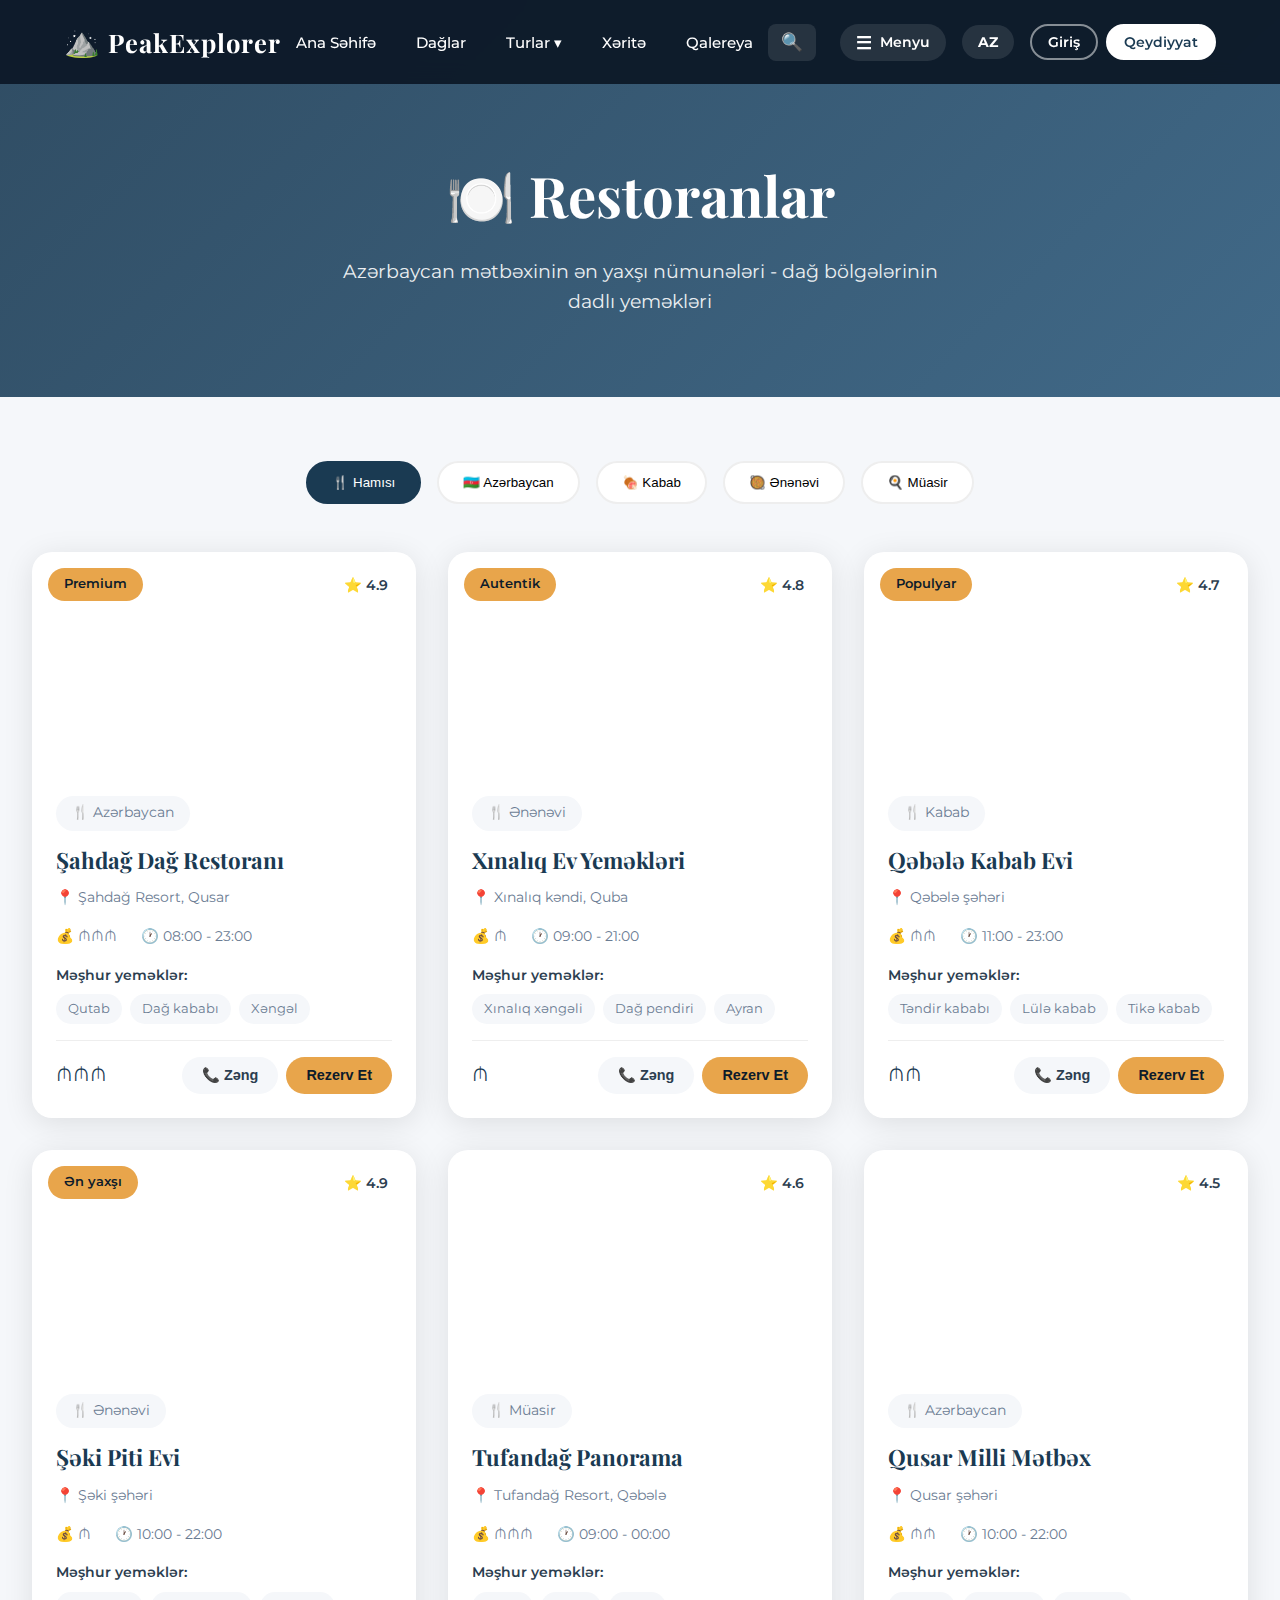
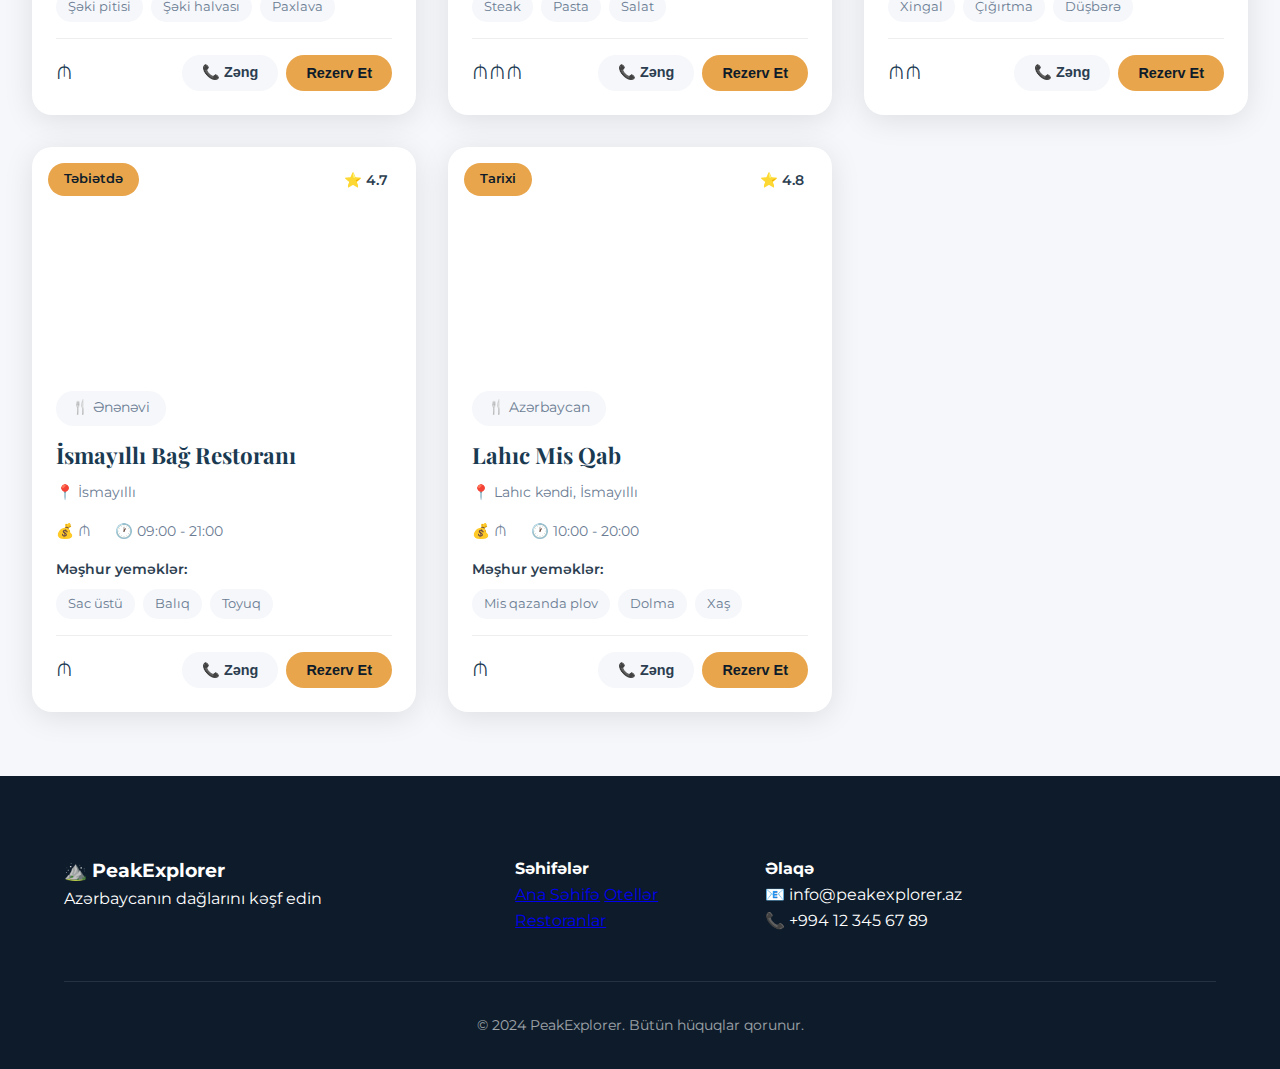
<file: restaurants.html>
﻿<!DOCTYPE html>
<html lang="az">
<head>
    <meta charset="UTF-8">
    <meta name="viewport" content="width=device-width, initial-scale=1.0">
    <title>Restoranlar | PeakExplorer</title>
    <link rel="icon" href="data:image/svg+xml,<svg xmlns='http://www.w3.org/2000/svg' viewBox='0 0 100 100'><text y='0.9em' font-size='90'>⛰️</text></svg>">
    <link rel="stylesheet" href="style.css">
    <link rel="preconnect" href="https://fonts.googleapis.com">
    <link rel="preconnect" href="https://fonts.gstatic.com" crossorigin>
    <link href="https://fonts.googleapis.com/css2?family=Playfair+Display:wght@400;600;700&family=Montserrat:wght@300;400;500;600&display=swap" rel="stylesheet">
    <style>
        .restaurants-hero {
            background: linear-gradient(135deg, rgba(26, 58, 82, 0.9), rgba(45, 90, 123, 0.9)),
                        url('https://images.unsplash.com/photo-1517248135467-4c7edcad34c4?q=80&w=2070') center/cover;
            padding: 150px 0 80px;
            text-align: center;
            color: white;
        }
        
        .restaurants-hero h1 {
            font-family: var(--font-heading);
            font-size: 3.5rem;
            margin-bottom: 1rem;
        }
        
        .restaurants-hero p {
            font-size: 1.2rem;
            opacity: 0.9;
            max-width: 600px;
            margin: 0 auto;
        }
        
        .restaurants-container {
            max-width: 1400px;
            margin: 0 auto;
            padding: 4rem 2rem;
        }
        
        /* Cuisine Tabs */
        .cuisine-tabs {
            display: flex;
            justify-content: center;
            gap: 1rem;
            margin-bottom: 3rem;
            flex-wrap: wrap;
        }
        
        .cuisine-tab {
            padding: 0.75rem 1.5rem;
            background: white;
            border: 2px solid #eee;
            border-radius: 50px;
            font-weight: 500;
            cursor: pointer;
            transition: all 0.3s ease;
            display: flex;
            align-items: center;
            gap: 0.5rem;
        }
        
        .cuisine-tab:hover,
        .cuisine-tab.active {
            background: var(--color-primary);
            color: white;
            border-color: var(--color-primary);
        }
        
        /* Restaurants Grid */
        .restaurants-grid {
            display: grid;
            grid-template-columns: repeat(auto-fill, minmax(380px, 1fr));
            gap: 2rem;
        }
        
        .restaurant-card {
            background: white;
            border-radius: 20px;
            overflow: hidden;
            box-shadow: 0 5px 30px rgba(0, 0, 0, 0.1);
            transition: all 0.3s ease;
            cursor: pointer;
        }
        
        .restaurant-card:hover {
            transform: translateY(-10px);
            box-shadow: 0 20px 60px rgba(0, 0, 0, 0.15);
        }
        
        .restaurant-image {
            height: 220px;
            background-size: cover;
            background-position: center;
            position: relative;
        }
        
        .restaurant-badge {
            position: absolute;
            top: 1rem;
            left: 1rem;
            background: var(--color-accent);
            color: var(--color-dark);
            padding: 0.4rem 1rem;
            border-radius: 50px;
            font-size: 0.8rem;
            font-weight: 600;
        }
        
        .restaurant-rating-badge {
            position: absolute;
            top: 1rem;
            right: 1rem;
            background: white;
            padding: 0.4rem 0.75rem;
            border-radius: 50px;
            font-size: 0.9rem;
            font-weight: 600;
            display: flex;
            align-items: center;
            gap: 0.3rem;
        }
        
        .restaurant-content {
            padding: 1.5rem;
        }
        
        .restaurant-cuisine {
            display: inline-flex;
            align-items: center;
            gap: 0.5rem;
            background: var(--color-light);
            padding: 0.4rem 1rem;
            border-radius: 50px;
            font-size: 0.85rem;
            color: var(--color-text-light);
            margin-bottom: 0.75rem;
        }
        
        .restaurant-name {
            font-family: var(--font-heading);
            font-size: 1.4rem;
            color: var(--color-primary);
            margin-bottom: 0.5rem;
        }
        
        .restaurant-location {
            display: flex;
            align-items: center;
            gap: 0.5rem;
            color: var(--color-text-light);
            font-size: 0.9rem;
            margin-bottom: 1rem;
        }
        
        .restaurant-info {
            display: flex;
            gap: 1.5rem;
            margin-bottom: 1rem;
            font-size: 0.9rem;
            color: var(--color-text-light);
        }
        
        .restaurant-info span {
            display: flex;
            align-items: center;
            gap: 0.3rem;
        }
        
        /* Popular Dishes */
        .popular-dishes {
            margin-bottom: 1rem;
        }
        
        .popular-dishes-title {
            font-size: 0.85rem;
            font-weight: 600;
            color: var(--color-text);
            margin-bottom: 0.5rem;
        }
        
        .dishes-list {
            display: flex;
            gap: 0.5rem;
            flex-wrap: wrap;
        }
        
        .dish-tag {
            background: var(--color-light);
            padding: 0.3rem 0.75rem;
            border-radius: 50px;
            font-size: 0.8rem;
            color: var(--color-text-light);
        }
        
        .restaurant-footer {
            display: flex;
            justify-content: space-between;
            align-items: center;
            padding-top: 1rem;
            border-top: 1px solid #eee;
        }
        
        .restaurant-price {
            font-size: 1.1rem;
            color: var(--color-primary);
        }
        
        .restaurant-actions {
            display: flex;
            gap: 0.5rem;
        }
        
        .restaurant-btn {
            padding: 0.6rem 1.25rem;
            border-radius: 50px;
            font-weight: 600;
            cursor: pointer;
            transition: all 0.3s ease;
            font-size: 0.9rem;
            border: none;
        }
        
        .restaurant-btn.primary {
            background: var(--color-accent);
            color: var(--color-dark);
        }
        
        .restaurant-btn.primary:hover {
            background: var(--color-accent-dark);
        }
        
        .restaurant-btn.secondary {
            background: var(--color-light);
            color: var(--color-text);
        }
        
        .restaurant-btn.secondary:hover {
            background: var(--color-primary);
            color: white;
        }
        
        /* Restaurant Detail Modal */
        .restaurant-modal {
            display: none;
            position: fixed;
            top: 0;
            left: 0;
            width: 100%;
            height: 100%;
            background: rgba(0, 0, 0, 0.7);
            z-index: 10000;
            justify-content: center;
            align-items: center;
            padding: 2rem;
        }
        
        .restaurant-modal.active {
            display: flex;
        }
        
        .modal-content {
            background: white;
            border-radius: 20px;
            max-width: 800px;
            width: 100%;
            max-height: 90vh;
            overflow-y: auto;
        }
        
        .modal-header {
            height: 250px;
            background-size: cover;
            background-position: center;
            position: relative;
            border-radius: 20px 20px 0 0;
        }
        
        .modal-close {
            position: absolute;
            top: 1rem;
            right: 1rem;
            width: 40px;
            height: 40px;
            border: none;
            background: white;
            border-radius: 50%;
            font-size: 1.25rem;
            cursor: pointer;
            transition: all 0.3s ease;
        }
        
        .modal-close:hover {
            background: #ff4757;
            color: white;
        }
        
        .modal-body {
            padding: 2rem;
        }
        
        .modal-title {
            font-family: var(--font-heading);
            font-size: 2rem;
            color: var(--color-primary);
            margin-bottom: 0.5rem;
        }
        
        .modal-meta {
            display: flex;
            gap: 1.5rem;
            margin-bottom: 1.5rem;
            flex-wrap: wrap;
        }
        
        .modal-meta span {
            display: flex;
            align-items: center;
            gap: 0.5rem;
            color: var(--color-text-light);
        }
        
        .modal-description {
            color: var(--color-text);
            line-height: 1.7;
            margin-bottom: 2rem;
        }
        
        /* Menu Section */
        .menu-section {
            margin-bottom: 2rem;
        }
        
        .menu-section h3 {
            font-family: var(--font-heading);
            color: var(--color-primary);
            margin-bottom: 1rem;
            display: flex;
            align-items: center;
            gap: 0.5rem;
        }
        
        .menu-grid {
            display: grid;
            grid-template-columns: repeat(auto-fill, minmax(200px, 1fr));
            gap: 1rem;
        }
        
        .menu-item {
            background: var(--color-light);
            border-radius: 12px;
            padding: 1rem;
            transition: all 0.3s ease;
        }
        
        .menu-item:hover {
            background: #e8e8e8;
        }
        
        .menu-item-name {
            font-weight: 600;
            color: var(--color-text);
            margin-bottom: 0.25rem;
        }
        
        .menu-item-price {
            color: var(--color-accent);
            font-weight: 600;
        }
        
        /* Reservation Form */
        .reservation-section {
            background: var(--color-light);
            border-radius: 16px;
            padding: 1.5rem;
        }
        
        .reservation-section h3 {
            font-family: var(--font-heading);
            color: var(--color-primary);
            margin-bottom: 1rem;
        }
        
        .reservation-form {
            display: grid;
            grid-template-columns: 1fr 1fr;
            gap: 1rem;
        }
        
        .reservation-form .full-width {
            grid-column: span 2;
        }
        
        .form-group label {
            display: block;
            font-weight: 500;
            margin-bottom: 0.5rem;
            font-size: 0.9rem;
        }
        
        .form-group input,
        .form-group select {
            width: 100%;
            padding: 0.75rem 1rem;
            border: 2px solid #ddd;
            border-radius: 10px;
            font-size: 0.95rem;
        }
        
        .reservation-submit {
            grid-column: span 2;
            background: var(--color-primary);
            color: white;
            border: none;
            padding: 1rem;
            border-radius: 10px;
            font-size: 1rem;
            font-weight: 600;
            cursor: pointer;
            transition: all 0.3s ease;
        }
        
        .reservation-submit:hover {
            background: var(--color-secondary);
        }
        
        @media (max-width: 768px) {
            .restaurants-hero h1 {
                font-size: 2.5rem;
            }
            
            .restaurants-grid {
                grid-template-columns: 1fr;
            }
            
            .reservation-form {
                grid-template-columns: 1fr;
            }
            
            .reservation-form .full-width,
            .reservation-submit {
                grid-column: span 1;
            }
        }
    </style>
</head>
<body>
    
    <nav class="navbar navbar-dark">
        <a href="index.html" class="logo">
            <span class="logo-icon">⛰️</span>
            <span class="logo-text">PeakExplorer</span>
        </a>
        <ul class="nav-links">
            <li><a href="index.html">Ana Səhifə</a></li>
            <li><a href="index.html#mountains">Dağlar</a></li>
            <li class="nav-dropdown-item">
                <a href="index.html#tours" class="nav-dropdown-trigger">Turlar ▾</a>
                <div class="nav-submenu">
                    <a href="index.html#tours" class="submenu-item">
                        <span class="submenu-icon">🌟</span>
                        <span>Popular Turlar</span>
                    </a>
                    <a href="hotels.html" class="submenu-item">
                        <span class="submenu-icon">🏨</span>
                        <span>Otellər</span>
                    </a>
                    <a href="restaurants.html" class="submenu-item active">
                        <span class="submenu-icon">🍽️</span>
                        <span>Restoranlar</span>
                    </a>
                    <a href="car-rental.html" class="submenu-item">
                        <span class="submenu-icon">🚗</span>
                        <span>Maşın Kirayəsi</span>
                    </a>
                </div>
            </li>
            <li><a href="index.html#map">Xəritə</a></li>
            <li><a href="index.html#gallery">Qalereya</a></li>
        </ul>
        <div class="nav-actions">
            
            <div class="nav-search">
                <button class="search-toggle-btn" id="searchToggleBtn" title="Axtar">🔍</button>
            </div>
            
            
            <div class="nav-dropdown menu-dropdown">
                <button class="nav-dropdown-btn">
                    <span>☰</span>
                    <span>Menyu</span>
                </button>
                <div class="nav-dropdown-content">
                    <a href="about.html">Haqqımızda</a>
                    <a href="contact.html">Əlaqə</a>
                    <a href="blog.html">Blog</a>
                    <a href="faq.html">FAQ</a>
                </div>
            </div>
            
            
            <div class="nav-dropdown lang-dropdown">
                <button class="nav-dropdown-btn" id="langDropdownBtn">
                    <span class="lang-current">AZ</span>
                </button>
                <div class="nav-dropdown-content">
                    <button class="lang-option active" data-lang="az">
                        <span class="lang-flag">🇦🇿</span>
                        <span>Azərbaycan</span>
                    </button>
                    <button class="lang-option" data-lang="en">
                        <span class="lang-flag">🇬🇧</span>
                        <span>English</span>
                    </button>
                    <button class="lang-option" data-lang="ru">
                        <span class="lang-flag">🇷🇺</span>
                        <span>Русский</span>
                    </button>
                    <button class="lang-option" data-lang="tr">
                        <span class="lang-flag">🇹🇷</span>
                        <span>Türkçe</span>
                    </button>
                </div>
            </div>
            
            
            <div class="auth-buttons" id="authButtons">
                <button class="auth-btn login-btn" onclick="window.location.href='index.html'">Giriş</button>
                <button class="auth-btn signup-btn" onclick="window.location.href='index.html'">Qeydiyyat</button>
            </div>
            
            <div class="nav-dropdown user-dropdown" id="userProfile" style="display: none;">
                <button class="nav-dropdown-btn user-dropdown-btn" id="userDropdownBtn">
                    <span class="user-avatar" id="userAvatarNav">👤</span>
                    <span class="user-name" id="userName"></span>
                </button>
                <div class="nav-dropdown-content" id="userDropdownContent">
                    <a href="profile.html" class="dropdown-item">
                        <span>👤</span>
                        <span>Profil</span>
                    </a>
                    <button class="dropdown-item logout-item" onclick="logout()">
                        <span>🚪</span>
                        <span>Çıxış</span>
                    </button>
                </div>
            </div>
        </div>
    </nav>

    
    <div class="search-modal" id="searchModal">
        <div class="search-modal-content">
            <button class="search-close-btn" id="searchCloseBtn">✕</button>
            <div class="search-header">
                <h2 data-lang-az="Axtar" data-lang-en="Search" data-lang-ru="Поиск" data-lang-tr="Ara">Axtar</h2>
            </div>
            <div class="search-input-wrapper">
                <span class="search-icon">🔍</span>
                <input type="text" id="searchInput" placeholder="Dağ, tur və ya məkan axtar..." data-placeholder-az="Dağ, tur və ya məkan axtar..." data-placeholder-en="Search for mountains, tours or locations..." data-placeholder-ru="Поиск гор, туров или мест..." data-placeholder-tr="Dağ, tur veya yer ara...">
                <button class="search-clear-btn" id="searchClearBtn" style="display: none;">✕</button>
            </div>
            <div class="search-filters">
                <button class="search-filter-btn active" data-filter="all" data-lang-az="Hamısı" data-lang-en="All" data-lang-ru="Все" data-lang-tr="Tümü">Hamısı</button>
                <button class="search-filter-btn" data-filter="mountains" data-lang-az="Dağlar" data-lang-en="Mountains" data-lang-ru="Горы" data-lang-tr="Dağlar">Dağlar</button>
                <button class="search-filter-btn" data-filter="tours" data-lang-az="Turlar" data-lang-en="Tours" data-lang-ru="Туры" data-lang-tr="Turlar">Turlar</button>
            </div>
            <div class="search-results" id="searchResults">
                <div class="search-placeholder">
                    <span>🔍</span>
                    <p data-lang-az="Axtarış nəticələri burada görünəcək" data-lang-en="Search results will appear here" data-lang-ru="Результаты поиска появятся здесь" data-lang-tr="Arama sonuçları burada görünecek">Axtarış nəticələri burada görünəcək</p>
                </div>
            </div>
        </div>
    </div>

    
    <section class="restaurants-hero">
        <h1 data-lang-az="🍽️ Restoranlar" data-lang-en="🍽️ Restaurants" data-lang-ru="🍽️ Рестораны" data-lang-tr="🍽️ Restoranlar">🍽️ Restoranlar</h1>
        <p data-lang-az="Azərbaycan mətbəxinin ən yaxşı nümunələri - dağ bölgələrinin dadlı yeməkləri" data-lang-en="Best examples of Azerbaijani cuisine - delicious dishes from mountain regions" data-lang-ru="Лучшие образцы азербайджанской кухни - вкусные блюда из горных регионов" data-lang-tr="Azerbaycan mutfağının en iyi örnekleri - dağ bölgelerinin lezzetli yemekleri">Azərbaycan mətbəxinin ən yaxşı nümunələri - dağ bölgələrinin dadlı yeməkləri</p>
    </section>

    
    <div class="restaurants-container">
        
        <div class="cuisine-tabs">
            <button class="cuisine-tab active" data-cuisine="all" data-lang-az="🍴 Hamısı" data-lang-en="🍴 All" data-lang-ru="🍴 Все" data-lang-tr="🍴 Tümü">🍴 Hamısı</button>
            <button class="cuisine-tab" data-cuisine="azerbaijani" data-lang-az="🇦🇿 Azərbaycan" data-lang-en="🇦🇿 Azerbaijani" data-lang-ru="🇦🇿 Азербайджанская" data-lang-tr="🇦🇿 Azerbaycan">🇦🇿 Azərbaycan</button>
            <button class="cuisine-tab" data-cuisine="kebab" data-lang-az="🍖 Kabab" data-lang-en="🍖 Kebab" data-lang-ru="🍖 Кебаб" data-lang-tr="🍖 Kebap">🍖 Kabab</button>
            <button class="cuisine-tab" data-cuisine="traditional" data-lang-az="🥘 Ənənəvi" data-lang-en="🥘 Traditional" data-lang-ru="🥘 Традиционная" data-lang-tr="🥘 Geleneksel">🥘 Ənənəvi</button>
            <button class="cuisine-tab" data-cuisine="modern" data-lang-az="🍳 Müasir" data-lang-en="🍳 Modern" data-lang-ru="🍳 Современная" data-lang-tr="🍳 Modern">🍳 Müasir</button>
        </div>

        
        <div class="restaurants-grid" id="restaurantsGrid">
            
        </div>
    </div>

    
    <div class="restaurant-modal" id="restaurantModal">
        <div class="modal-content">
            <div class="modal-header" id="modalImage">
                <button class="modal-close" onclick="closeModal()">✕</button>
            </div>
            <div class="modal-body">
                <h2 class="modal-title" id="modalTitle">Restoran Adı</h2>
                <div class="modal-meta">
                    <span>📍 <span id="modalLocation">Məkan</span></span>
                    <span>⭐ <span id="modalRating">4.8</span></span>
                    <span>💰 <span id="modalPrice">₼₼</span></span>
                    <span>🕐 <span id="modalHours">10:00 - 23:00</span></span>
                </div>
                <p class="modal-description" id="modalDescription">Restoran haqqında məlumat...</p>
                
                
                <div class="menu-section">
                    <h3 data-lang-az="🌟 Məşhur Yeməklər" data-lang-en="🌟 Popular Dishes" data-lang-ru="🌟 Популярные блюда" data-lang-tr="🌟 Popüler Yemekler">🌟 Məşhur Yeməklər</h3>
                    <div class="menu-grid" id="menuGrid">
                        
                    </div>
                </div>
                
                
                <div class="reservation-section">
                    <h3 data-lang-az="📅 Masa Rezervasiyası" data-lang-en="📅 Table Reservation" data-lang-ru="📅 Бронирование стола" data-lang-tr="📅 Masa Rezervasyonu">📅 Masa Rezervasiyası</h3>
                    <form class="reservation-form" onsubmit="submitReservation(event)">
                        <div class="form-group">
                            <label data-lang-az="Ad Soyad" data-lang-en="Full Name" data-lang-ru="ФИО" data-lang-tr="Ad Soyad">Ad Soyad</label>
                            <input type="text" required data-placeholder-az="Tam adınız" data-placeholder-en="Your full name" data-placeholder-ru="Ваше полное имя" data-placeholder-tr="Tam adınız" placeholder="Tam adınız">
                        </div>
                        <div class="form-group">
                            <label data-lang-az="Telefon" data-lang-en="Phone" data-lang-ru="Телефон" data-lang-tr="Telefon">Telefon</label>
                            <input type="tel" required placeholder="+994 XX XXX XX XX">
                        </div>
                        <div class="form-group">
                            <label data-lang-az="Tarix" data-lang-en="Date" data-lang-ru="Дата" data-lang-tr="Tarih">Tarix</label>
                            <input type="date" required id="reservationDate">
                        </div>
                        <div class="form-group">
                            <label data-lang-az="Saat" data-lang-en="Time" data-lang-ru="Время" data-lang-tr="Saat">Saat</label>
                            <select required>
                                <option value="" data-lang-az="Seçin" data-lang-en="Select" data-lang-ru="Выберите" data-lang-tr="Seçin">Seçin</option>
                                <option value="12:00">12:00</option>
                                <option value="13:00">13:00</option>
                                <option value="14:00">14:00</option>
                                <option value="18:00">18:00</option>
                                <option value="19:00">19:00</option>
                                <option value="20:00">20:00</option>
                                <option value="21:00">21:00</option>
                            </select>
                        </div>
                        <div class="form-group">
                            <label data-lang-az="Qonaq sayı" data-lang-en="Number of guests" data-lang-ru="Количество гостей" data-lang-tr="Misafir sayısı">Qonaq sayı</label>
                            <select required>
                                <option value="2" data-lang-az="2 nəfər" data-lang-en="2 people" data-lang-ru="2 человека" data-lang-tr="2 kişi">2 nəfər</option>
                                <option value="3" data-lang-az="3 nəfər" data-lang-en="3 people" data-lang-ru="3 человека" data-lang-tr="3 kişi">3 nəfər</option>
                                <option value="4" data-lang-az="4 nəfər" data-lang-en="4 people" data-lang-ru="4 человека" data-lang-tr="4 kişi">4 nəfər</option>
                                <option value="5" data-lang-az="5 nəfər" data-lang-en="5 people" data-lang-ru="5 человек" data-lang-tr="5 kişi">5 nəfər</option>
                                <option value="6" data-lang-az="6+ nəfər" data-lang-en="6+ people" data-lang-ru="6+ человек" data-lang-tr="6+ kişi">6+ nəfər</option>
                            </select>
                        </div>
                        <div class="form-group">
                            <label data-lang-az="Xüsusi istəklər" data-lang-en="Special requests" data-lang-ru="Особые пожелания" data-lang-tr="Özel istekler">Xüsusi istəklər</label>
                            <input type="text" data-placeholder-az="Pəncərə kənarı, uşaq oturacağı və s." data-placeholder-en="Window seat, high chair, etc." data-placeholder-ru="У окна, детский стул и т.д." data-placeholder-tr="Pencere kenarı, çocuk sandalyesi vb." placeholder="Pəncərə kənarı, uşaq oturacağı və s.">
                        </div>
                        <button type="submit" class="reservation-submit" data-lang-az="Rezerv Et" data-lang-en="Book Table" data-lang-ru="Забронировать" data-lang-tr="Rezervasyon Yap">Rezerv Et</button>
                    </form>
                </div>
            </div>
        </div>
    </div>

    
    <footer class="footer">
        <div class="footer-content">
            <div class="footer-section">
                <h3>⛰️ PeakExplorer</h3>
                <p data-lang-az="Azərbaycanın dağlarını kəşf edin" data-lang-en="Discover Azerbaijan's mountains" data-lang-ru="Откройте горы Азербайджана" data-lang-tr="Azerbaycan'ın dağlarını keşfedin">Azərbaycanın dağlarını kəşf edin</p>
            </div>
            <div class="footer-section">
                <h4 data-lang-az="Səhifələr" data-lang-en="Pages" data-lang-ru="Страницы" data-lang-tr="Sayfalar">Səhifələr</h4>
                <a href="index.html" data-lang-az="Ana Səhifə" data-lang-en="Home" data-lang-ru="Главная" data-lang-tr="Ana Sayfa">Ana Səhifə</a>
                <a href="hotels.html" data-lang-az="Otellər" data-lang-en="Hotels" data-lang-ru="Отели" data-lang-tr="Oteller">Otellər</a>
                <a href="restaurants.html" data-lang-az="Restoranlar" data-lang-en="Restaurants" data-lang-ru="Рестораны" data-lang-tr="Restoranlar">Restoranlar</a>
            </div>
            <div class="footer-section">
                <h4 data-lang-az="Əlaqə" data-lang-en="Contact" data-lang-ru="Контакты" data-lang-tr="İletişim">Əlaqə</h4>
                <p>📧 info@peakexplorer.az</p>
                <p>📞 +994 12 345 67 89</p>
            </div>
        </div>
        <div class="footer-bottom">
            <p data-lang-az="© 2024 PeakExplorer. Bütün hüquqlar qorunur." data-lang-en="© 2024 PeakExplorer. All rights reserved." data-lang-ru="© 2024 PeakExplorer. Все права защищены." data-lang-tr="© 2024 PeakExplorer. Tüm hakları saklıdır.">© 2024 PeakExplorer. Bütün hüquqlar qorunur.</p>
        </div>
    </footer>

    <script>
        const restaurants = [
            {
                id: 1,
                name: 'Şahdağ Dağ Restoranı',
                location: 'Şahdağ Resort, Qusar',
                cuisine: 'azerbaijani',
                image: 'https://images.unsplash.com/photo-1517248135467-4c7edcad34c4?w=800',
                rating: 4.9,
                price: '₼₼₼',
                hours: '08:00 - 23:00',
                badge: 'Premium',
                description: 'Şahdağ kurortunun ən yaxşı restoranı. Panoramik dağ mənzərəsi və mükəmməl Azərbaycan mətbəxi ilə qonaqlarına xidmət edir.',
                popularDishes: ['Qutab', 'Dağ kababı', 'Xəngəl', 'Piti'],
                menu: [
                    { name: 'Qutab (ət)', price: '₼8' },
                    { name: 'Qutab (göy)', price: '₼6' },
                    { name: 'Dağ kababı', price: '₼25' },
                    { name: 'Xəngəl', price: '₼12' },
                    { name: 'Piti', price: '₼15' },
                    { name: 'Dolma', price: '₼14' }
                ]
            },
            {
                id: 2,
                name: 'Xınalıq Ev Yeməkləri',
                location: 'Xınalıq kəndi, Quba',
                cuisine: 'traditional',
                image: 'https://images.unsplash.com/photo-1552566626-52f8b828add9?w=800',
                rating: 4.8,
                price: '₼',
                hours: '09:00 - 21:00',
                badge: 'Autentik',
                description: 'Xınalıq kəndinin ənənəvi ev yeməkləri. 5000 illik tarixə malik mədəniyyətin dadı.',
                popularDishes: ['Xınalıq xəngəli', 'Dağ pendiri', 'Ayran', 'Ev çörəyi'],
                menu: [
                    { name: 'Xınalıq xəngəli', price: '₼10' },
                    { name: 'Dağ pendiri', price: '₼5' },
                    { name: 'Ev çörəyi', price: '₼3' },
                    { name: 'Ayran', price: '₼2' },
                    { name: 'Bal', price: '₼8' }
                ]
            },
            {
                id: 3,
                name: 'Qəbələ Kabab Evi',
                location: 'Qəbələ şəhəri',
                cuisine: 'kebab',
                image: 'https://images.unsplash.com/photo-1555939594-58d7cb561ad1?w=800',
                rating: 4.7,
                price: '₼₼',
                hours: '11:00 - 23:00',
                badge: 'Populyar',
                description: 'Qəbələnin ən məşhur kabab restoranı. Təzə ət və ənənəvi hazırlama üsulları.',
                popularDishes: ['Təndir kababı', 'Lülə kabab', 'Tikə kabab', 'Cız-bız'],
                menu: [
                    { name: 'Təndir kababı', price: '₼30' },
                    { name: 'Lülə kabab', price: '₼18' },
                    { name: 'Tikə kabab', price: '₼22' },
                    { name: 'Cız-bız', price: '₼16' },
                    { name: 'Qazan kababı', price: '₼35' }
                ]
            },
            {
                id: 4,
                name: 'Şəki Piti Evi',
                location: 'Şəki şəhəri',
                cuisine: 'traditional',
                image: 'https://images.unsplash.com/photo-1414235077428-338989a2e8c0?w=800',
                rating: 4.9,
                price: '₼',
                hours: '10:00 - 22:00',
                badge: 'Ən yaxşı',
                description: 'Şəkinin məşhur pitisi. Ənənəvi gil qablarda hazırlanır. UNESCO qeyri-maddi mədəni irs.',
                popularDishes: ['Şəki pitisi', 'Şəki halvası', 'Paxlava', 'Qutab'],
                menu: [
                    { name: 'Şəki pitisi', price: '₼12' },
                    { name: 'Şəki halvası', price: '₼15' },
                    { name: 'Paxlava', price: '₼10' },
                    { name: 'Qutab', price: '₼6' }
                ]
            },
            {
                id: 5,
                name: 'Tufandağ Panorama',
                location: 'Tufandağ Resort, Qəbələ',
                cuisine: 'modern',
                image: 'https://images.unsplash.com/photo-1559339352-11d035aa65de?w=800',
                rating: 4.6,
                price: '₼₼₼',
                hours: '09:00 - 00:00',
                description: 'Tufandağ kanat yolunun zirvəsində müasir restoran. Möhtəşəm mənzərə və fusion mətbəx.',
                popularDishes: ['Steak', 'Pasta', 'Salat', 'Desert'],
                menu: [
                    { name: 'Beef Steak', price: '₼45' },
                    { name: 'Pasta Carbonara', price: '₼22' },
                    { name: 'Caesar Salad', price: '₼16' },
                    { name: 'Tiramisu', price: '₼12' }
                ]
            },
            {
                id: 6,
                name: 'Qusar Milli Mətbəx',
                location: 'Qusar şəhəri',
                cuisine: 'azerbaijani',
                image: 'https://images.unsplash.com/photo-1544025162-d76694265947?w=800',
                rating: 4.5,
                price: '₼₼',
                hours: '10:00 - 22:00',
                description: 'Qusar rayonunun ənənəvi mətbəxi. Ləzgi və Azərbaycan yeməklərinin birləşməsi.',
                popularDishes: ['Xingal', 'Çığırtma', 'Düşbərə', 'Aş'],
                menu: [
                    { name: 'Xingal', price: '₼14' },
                    { name: 'Çığırtma', price: '₼18' },
                    { name: 'Düşbərə', price: '₼10' },
                    { name: 'Aş', price: '₼20' }
                ]
            },
            {
                id: 7,
                name: 'İsmayıllı Bağ Restoranı',
                location: 'İsmayıllı',
                cuisine: 'traditional',
                image: 'https://images.unsplash.com/photo-1466978913421-dad2ebd01d17?w=800',
                rating: 4.7,
                price: '₼',
                hours: '09:00 - 21:00',
                badge: 'Təbiətdə',
                description: 'İsmayıllının meşələri arasında yerləşən bağ restoranı. Təbii mühit və ev yeməkləri.',
                popularDishes: ['Sac üstü', 'Balıq', 'Toyuq', 'Qatıq'],
                menu: [
                    { name: 'Sac üstü ət', price: '₼25' },
                    { name: 'Qızarmış balıq', price: '₼20' },
                    { name: 'Toyuq sac', price: '₼18' },
                    { name: 'Qatıq', price: '₼3' }
                ]
            },
            {
                id: 8,
                name: 'Lahıc Mis Qab',
                location: 'Lahıc kəndi, İsmayıllı',
                cuisine: 'azerbaijani',
                image: 'https://images.unsplash.com/photo-1504674900247-0877df9cc836?w=800',
                rating: 4.8,
                price: '₼',
                hours: '10:00 - 20:00',
                badge: 'Tarixi',
                description: 'Lahıcın məşhur mis qablarında hazırlanan yeməklər. Qədim sənətkarlıq və dad birlikdə.',
                popularDishes: ['Mis qazanda plov', 'Dolma', 'Xaş', 'Çay'],
                menu: [
                    { name: 'Mis qazanda plov', price: '₼18' },
                    { name: 'Dolma', price: '₼14' },
                    { name: 'Xaş', price: '₼12' },
                    { name: 'Çay dəsti', price: '₼5' }
                ]
            }
        ];

        let selectedRestaurant = null;
        function renderRestaurants(filteredRestaurants = restaurants) {
            const grid = document.getElementById('restaurantsGrid');
            grid.innerHTML = filteredRestaurants.map(rest => `
                <div class="restaurant-card" data-cuisine="${rest.cuisine}" onclick="openModal(${rest.id})">
                    <div class="restaurant-image" style="background-image: url('${rest.image}')">
                        ${rest.badge ? `<span class="restaurant-badge">${rest.badge}</span>` : ''}
                        <span class="restaurant-rating-badge">⭐ ${rest.rating}</span>
                    </div>
                    <div class="restaurant-content">
                        <span class="restaurant-cuisine">🍴 ${getCuisineName(rest.cuisine)}</span>
                        <h3 class="restaurant-name">${rest.name}</h3>
                        <div class="restaurant-location">📍 ${rest.location}</div>
                        <div class="restaurant-info">
                            <span>💰 ${rest.price}</span>
                            <span>🕐 ${rest.hours}</span>
                        </div>
                        <div class="popular-dishes">
                            <div class="popular-dishes-title">Məşhur yeməklər:</div>
                            <div class="dishes-list">
                                ${rest.popularDishes.slice(0, 3).map(d => `<span class="dish-tag">${d}</span>`).join('')}
                            </div>
                        </div>
                        <div class="restaurant-footer">
                            <div class="restaurant-price">${rest.price}</div>
                            <div class="restaurant-actions">
                                <button class="restaurant-btn secondary">📞 Zəng</button>
                                <button class="restaurant-btn primary">Rezerv Et</button>
                            </div>
                        </div>
                    </div>
                </div>
            `).join('');
        }
        function getCuisineName(cuisine) {
            const names = {
                'azerbaijani': 'Azərbaycan',
                'kebab': 'Kabab',
                'traditional': 'Ənənəvi',
                'modern': 'Müasir'
            };
            return names[cuisine] || cuisine;
        }
        document.querySelectorAll('.cuisine-tab').forEach(tab => {
            tab.addEventListener('click', function() {
                document.querySelectorAll('.cuisine-tab').forEach(t => t.classList.remove('active'));
                this.classList.add('active');
                
                const cuisine = this.dataset.cuisine;
                if (cuisine === 'all') {
                    renderRestaurants(restaurants);
                } else {
                    renderRestaurants(restaurants.filter(r => r.cuisine === cuisine));
                }
            });
        });
        function openModal(id) {
            selectedRestaurant = restaurants.find(r => r.id === id);
            if (!selectedRestaurant) return;
            
            document.getElementById('modalImage').style.backgroundImage = `url('${selectedRestaurant.image}')`;
            document.getElementById('modalTitle').textContent = selectedRestaurant.name;
            document.getElementById('modalLocation').textContent = selectedRestaurant.location;
            document.getElementById('modalRating').textContent = selectedRestaurant.rating;
            document.getElementById('modalPrice').textContent = selectedRestaurant.price;
            document.getElementById('modalHours').textContent = selectedRestaurant.hours;
            document.getElementById('modalDescription').textContent = selectedRestaurant.description;
            document.getElementById('menuGrid').innerHTML = selectedRestaurant.menu.map(item => `
                <div class="menu-item">
                    <div class="menu-item-name">${item.name}</div>
                    <div class="menu-item-price">${item.price}</div>
                </div>
            `).join('');
            
            document.getElementById('restaurantModal').classList.add('active');
        }
        function closeModal() {
            document.getElementById('restaurantModal').classList.remove('active');
        }
        function submitReservation(e) {
            e.preventDefault();
            
            const orderNumber = 'RST-' + Date.now().toString().slice(-8);
            
            alert(`✅ Rezervasiyanız təsdiqləndi!\n\nSifariş №: ${orderNumber}\nRestoran: ${selectedRestaurant.name}\n\nTəsdiq SMS-i göndəriləcək.`);
            
            closeModal();
        }
        const today = new Date();
        document.getElementById('reservationDate').value = today.toISOString().split('T')[0];
        renderRestaurants();
        
        const CURRENT_USER_KEY = 'peakexplorer_current_user';
        function checkSession() {
            const savedUser = localStorage.getItem(CURRENT_USER_KEY);
            if (savedUser) {
                try {
                    const user = JSON.parse(savedUser);
                    document.getElementById('authButtons').style.display = 'none';
                    document.getElementById('userProfile').style.display = 'block';
                    document.getElementById('userName').textContent = user.name || 'İstifadəçi';
                } catch (e) {}
            }
        }
        function logout() {
            localStorage.removeItem(CURRENT_USER_KEY);
            window.location.reload();
        }
        checkSession();
        
        document.getElementById('userDropdownBtn')?.addEventListener('click', function(e) {
            e.stopPropagation();
            const dropdown = this.closest('.nav-dropdown');
            const isActive = dropdown.classList.contains('active');
            document.querySelectorAll('.nav-dropdown').forEach(d => d.classList.remove('active'));
            if (!isActive) dropdown.classList.add('active');
        });
        
        // Language system
        let currentLanguage = localStorage.getItem('language') || 'az';
        
        const langFlags = { 'az': '🇦🇿', 'en': '🇬🇧', 'ru': '🇷🇺', 'tr': '🇹🇷' };
        const langNames = { 'az': 'AZ', 'en': 'EN', 'ru': 'RU', 'tr': 'TR' };
        
        function changeLanguage(lang) {
            currentLanguage = lang;
            localStorage.setItem('language', lang);
            
            // Update language option buttons
            document.querySelectorAll('.lang-option').forEach(btn => {
                btn.classList.toggle('active', btn.dataset.lang === lang);
            });
            document.querySelectorAll('.lang-btn').forEach(btn => {
                btn.classList.toggle('active', btn.dataset.lang === lang);
            });
            
            // Update language dropdown button
            const langBtn = document.getElementById('langDropdownBtn');
            if (langBtn) {
                const flagEl = langBtn.querySelector('.lang-flag');
                const currentEl = langBtn.querySelector('.lang-current');
                if (flagEl) flagEl.textContent = langFlags[lang];
                if (currentEl) currentEl.textContent = langNames[lang];
            }
            
            // Update all elements with data-lang attributes
            document.querySelectorAll('[data-lang-az]').forEach(el => {
                const text = el.getAttribute(`data-lang-${lang}`) || el.getAttribute('data-lang-az');
                if (text) el.textContent = text;
            });
            
            // Update placeholders
            document.querySelectorAll('[data-placeholder-az]').forEach(el => {
                const placeholder = el.getAttribute(`data-placeholder-${lang}`) || el.getAttribute('data-placeholder-az');
                if (placeholder) el.placeholder = placeholder;
            });
            
            // Update select options
            document.querySelectorAll('select option[data-lang-az]').forEach(option => {
                const text = option.getAttribute(`data-lang-${lang}`) || option.getAttribute('data-lang-az');
                if (text) option.textContent = text;
            });
            
            // Update HTML lang attribute
            document.documentElement.lang = lang;
            
            // Close dropdowns
            document.querySelectorAll('.nav-dropdown').forEach(d => d.classList.remove('active'));
        }
        
        document.addEventListener('DOMContentLoaded', function() {
            changeLanguage(currentLanguage);
            
            document.querySelectorAll('.nav-dropdown-btn').forEach(btn => {
                btn.addEventListener('click', function(e) {
                    e.stopPropagation();
                    const dropdown = this.closest('.nav-dropdown');
                    const isActive = dropdown.classList.contains('active');
                    document.querySelectorAll('.nav-dropdown').forEach(d => d.classList.remove('active'));
                    if (!isActive) dropdown.classList.add('active');
                });
            });
            
            document.addEventListener('click', function(e) {
                if (!e.target.closest('.nav-dropdown')) {
                    document.querySelectorAll('.nav-dropdown').forEach(d => d.classList.remove('active'));
                }
            });
            
            document.querySelectorAll('.lang-option').forEach(btn => {
                btn.addEventListener('click', () => changeLanguage(btn.dataset.lang));
            });
            document.querySelectorAll('.lang-btn').forEach(btn => {
                btn.addEventListener('click', () => changeLanguage(btn.dataset.lang));
            });
            
            // Search modal functions
            function openSearchModal() {
                const modal = document.getElementById('searchModal');
                if (modal) {
                    modal.classList.add('active');
                    const input = document.getElementById('searchInput');
                    if (input) input.focus();
                }
            }
            
            function closeSearchModal() {
                const modal = document.getElementById('searchModal');
                if (modal) {
                    modal.classList.remove('active');
                    const input = document.getElementById('searchInput');
                    if (input) input.value = '';
                    const results = document.getElementById('searchResults');
                    if (results) {
                        results.innerHTML = `
                            <div class="search-placeholder">
                                <span>🔍</span>
                                <p data-lang-az="Axtarış nəticələri burada görünəcək" data-lang-en="Search results will appear here" data-lang-ru="Результаты поиска появятся здесь" data-lang-tr="Arama sonuçları burada görünecek">Axtarış nəticələri burada görünəcək</p>
                            </div>
                        `;
                    }
                }
            }
            
            const searchToggleBtn = document.getElementById('searchToggleBtn');
            const searchCloseBtn = document.getElementById('searchCloseBtn');
            const searchModal = document.getElementById('searchModal');
            
            if (searchToggleBtn) {
                searchToggleBtn.addEventListener('click', openSearchModal);
            }
            
            if (searchCloseBtn) {
                searchCloseBtn.addEventListener('click', closeSearchModal);
            }
            
            if (searchModal) {
                searchModal.addEventListener('click', function(e) {
                    if (e.target === this) closeSearchModal();
                });
            }
            
            // Close on Escape key
            document.addEventListener('keydown', function(e) {
                if (e.key === 'Escape') {
                    closeSearchModal();
                }
            });
        });
    </script>
</body>
</html>
</file>
<file: style.css>
﻿:root {
    --color-primary: #1a3a52;
    --color-secondary: #2d5a7b;
    --color-accent: #e8a54b;
    --color-accent-dark: #c4893d;
    --color-light: #f5f7fa;
    --color-white: #ffffff;
    --color-dark: #0d1b2a;
    --color-text: #2c3e50;
    --color-text-light: #6b7c93;
    
    --font-heading: 'Playfair Display', serif;
    --font-body: 'Montserrat', sans-serif;
    
    --shadow-soft: 0 4px 20px rgba(0, 0, 0, 0.1);
    --shadow-medium: 0 8px 40px rgba(0, 0, 0, 0.15);
    --shadow-strong: 0 15px 60px rgba(0, 0, 0, 0.25);
    
    --transition: all 0.3s cubic-bezier(0.4, 0, 0.2, 1);
}

* {
    margin: 0;
    padding: 0;
    box-sizing: border-box;
}

html {
    scroll-behavior: smooth;
}

body {
    font-family: var(--font-body);
    color: var(--color-text);
    line-height: 1.6;
    overflow-x: hidden;
    background-color: var(--color-light);
}

.navbar {
    position: fixed;
    top: 0;
    left: 0;
    right: 0;
    display: flex;
    justify-content: space-between;
    align-items: center;
    padding: 1.2rem 5%;
    background: linear-gradient(180deg, rgba(0,0,0,0.5) 0%, transparent 100%);
    z-index: 1002;
    transition: var(--transition);
}

.navbar:hover {
    background: rgba(13, 27, 42, 0.9);
    backdrop-filter: blur(10px);
}

.logo {
    display: flex;
    align-items: center;
    gap: 0.5rem;
    text-decoration: none;
}

.logo:hover {
    text-decoration: none;
}

.logo-icon {
    font-size: 1.8rem;
}

.logo-text {
    font-family: var(--font-heading);
    font-size: 1.6rem;
    font-weight: 700;
    color: var(--color-white);
    letter-spacing: 1px;
}

.nav-links {
    display: flex;
    list-style: none;
    gap: 2.5rem;
}

.nav-links a {
    color: var(--color-white);
    text-decoration: none;
    font-weight: 500;
    font-size: 0.95rem;
    position: relative;
    padding: 0.3rem 0;
    transition: var(--transition);
}

.nav-links a::after {
    content: '';
    position: absolute;
    bottom: 0;
    left: 0;
    width: 0;
    height: 2px;
    background: var(--color-accent);
    transition: var(--transition);
}

.nav-links a:hover {
    color: var(--color-accent);
}

.nav-links a:hover::after {
    width: 100%;
}

.nav-dropdown-item {
    position: relative;
}

.nav-dropdown-trigger {
    cursor: pointer;
}

.nav-submenu {
    position: absolute;
    top: 100%;
    left: 50%;
    transform: translateX(-50%) translateY(10px);
    background: white;
    border-radius: 12px;
    padding: 0.75rem;
    min-width: 220px;
    box-shadow: 0 15px 50px rgba(0, 0, 0, 0.2);
    opacity: 0;
    visibility: hidden;
    transition: all 0.3s ease;
    z-index: 1000;
}

.nav-dropdown-item:hover .nav-submenu {
    opacity: 1;
    visibility: visible;
    transform: translateX(-50%) translateY(5px);
}

.nav-submenu::before {
    content: '';
    position: absolute;
    top: -8px;
    left: 50%;
    transform: translateX(-50%);
    border-left: 10px solid transparent;
    border-right: 10px solid transparent;
    border-bottom: 10px solid white;
}

.submenu-item {
    display: flex;
    align-items: center;
    gap: 0.75rem;
    padding: 0.75rem 1rem;
    color: var(--color-text) !important;
    text-decoration: none;
    border-radius: 8px;
    transition: all 0.2s ease;
    font-size: 0.9rem;
}

.submenu-item:hover {
    background: var(--color-light);
    color: var(--color-primary) !important;
}

.submenu-item::after {
    display: none !important;
}

.submenu-icon {
    font-size: 1.25rem;
}

.nav-btn {
    background: var(--color-accent);
    color: var(--color-dark);
    border: none;
    padding: 0.8rem 1.8rem;
    font-family: var(--font-body);
    font-weight: 600;
    font-size: 0.9rem;
    border-radius: 50px;
    cursor: pointer;
    transition: var(--transition);
}

.nav-btn:hover {
    background: var(--color-accent-dark);
    transform: translateY(-2px);
    box-shadow: 0 5px 20px rgba(232, 165, 75, 0.4);
}

.nav-actions {
    display: flex;
    align-items: center;
    gap: 1rem;
    position: relative;
    z-index: 1001;
}

.nav-dropdown {
    position: relative;
}

.nav-dropdown-btn {
    display: flex;
    align-items: center;
    gap: 0.5rem;
    background: rgba(255,255,255,0.1);
    border: none;
    color: var(--color-white);
    padding: 0.5rem 1rem;
    font-size: 0.9rem;
    font-weight: 600;
    cursor: pointer;
    border-radius: 25px;
    transition: var(--transition);
    font-family: var(--font-body);
}

.nav-dropdown-btn:hover {
    background: rgba(255,255,255,0.2);
}

.nav-dropdown-content {
    position: absolute;
    top: calc(100% + 10px);
    right: 0;
    min-width: 180px;
    background: var(--color-white);
    border-radius: 15px;
    box-shadow: var(--shadow-medium);
    opacity: 0;
    visibility: hidden;
    transform: translateY(-10px);
    transition: var(--transition);
    z-index: 1000;
    overflow: hidden;
}

.nav-dropdown:hover .nav-dropdown-content,
.nav-dropdown.active .nav-dropdown-content {
    opacity: 1;
    visibility: visible;
    transform: translateY(0);
}

.nav-dropdown-content a,
.nav-dropdown-content button {
    display: flex;
    align-items: center;
    gap: 0.75rem;
    width: 100%;
    padding: 0.85rem 1.25rem;
    background: transparent;
    border: none;
    color: var(--color-text);
    font-size: 0.9rem;
    text-decoration: none;
    cursor: pointer;
    transition: var(--transition);
    text-align: left;
    font-family: var(--font-body);
}

.nav-dropdown-content a:hover,
.nav-dropdown-content button:hover {
    background: var(--color-light);
    color: var(--color-primary);
}

.nav-dropdown-content .logout-item:hover {
    background: #fee2e2;
    color: #dc2626;
}

.lang-dropdown .lang-flag {
    font-size: 1.2rem;
}

.lang-dropdown .lang-current {
    font-weight: 700;
}

.lang-option {
    display: flex;
    align-items: center;
    gap: 0.75rem;
}

.lang-option.active {
    background: var(--color-light);
    color: var(--color-primary);
    font-weight: 600;
}

.lang-option .lang-flag {
    font-size: 1.3rem;
}

.menu-dropdown .nav-dropdown-btn span:first-child {
    font-size: 1.1rem;
}

.user-dropdown {
    display: none;
}

.user-dropdown.active,
.user-dropdown[style*="block"] {
    display: block !important;
}

.user-dropdown .user-dropdown-btn {
    background: var(--color-accent);
    color: var(--color-primary);
    display: flex !important;
    align-items: center;
    gap: 0.5rem;
    padding: 0.4rem 0.8rem 0.4rem 0.4rem;
}

.user-dropdown .user-dropdown-btn:hover {
    background: var(--color-accent-dark);
}

.user-dropdown .user-avatar {
    width: 32px;
    height: 32px;
    min-width: 32px;
    border-radius: 50%;
    background: var(--color-white);
    display: inline-flex !important;
    align-items: center;
    justify-content: center;
    font-size: 1.1rem;
    color: var(--color-primary);
    flex-shrink: 0;
    line-height: 1;
}

.user-dropdown .user-avatar img {
    width: 100%;
    height: 100%;
    object-fit: cover;
}

.user-dropdown .user-name {
    max-width: 100px;
    overflow: hidden;
    text-overflow: ellipsis;
    white-space: nowrap;
}

.dropdown-item {
    border-bottom: 1px solid var(--color-light);
}

.dropdown-item:last-child {
    border-bottom: none;
}

.language-selector {
    display: none;
}

.lang-btn {
    background: transparent;
    border: none;
    color: var(--color-white);
    padding: 0.4rem 0.8rem;
    font-size: 0.85rem;
    font-weight: 600;
    cursor: pointer;
    border-radius: 20px;
    transition: var(--transition);
    font-family: var(--font-body);
}

.lang-btn:hover {
    background: rgba(255,255,255,0.2);
}

.lang-btn.active {
    background: var(--color-accent);
    color: var(--color-dark);
}

.auth-buttons {
    display: flex;
    gap: 0.5rem;
    position: relative;
    z-index: 1001;
    pointer-events: auto;
}

.auth-buttons .auth-btn {
    pointer-events: auto;
    cursor: pointer;
}

.auth-btn {
    background: transparent;
    border: 2px solid rgba(255,255,255,0.5);
    color: var(--color-white);
    padding: 0.5rem 1rem;
    font-size: 0.85rem;
    font-weight: 600;
    cursor: pointer;
    border-radius: 25px;
    transition: var(--transition);
    font-family: var(--font-body);
    position: relative;
    z-index: 101;
}

.auth-btn:hover {
    border-color: var(--color-white);
    background: rgba(255,255,255,0.1);
}

.auth-btn.signup-btn {
    background: var(--color-white);
    color: var(--color-primary);
    border-color: var(--color-white);
}

.auth-btn.signup-btn:hover {
    background: var(--color-accent);
    border-color: var(--color-accent);
    color: var(--color-dark);
}

.auth-btn.logout-btn {
    border-color: #f44336;
    color: #f44336;
}

.auth-btn.logout-btn:hover {
    background: #f44336;
    color: white;
}

.user-profile {
    display: flex;
    align-items: center;
    gap: 0.8rem;
}

.user-name {
    color: var(--color-white);
    font-weight: 600;
    font-size: 0.9rem;
}

.auth-modal {
    position: fixed;
    top: 0;
    left: 0;
    width: 100%;
    height: 100%;
    background: rgba(0,0,0,0.7);
    display: flex;
    align-items: center;
    justify-content: center;
    z-index: 2000;
    opacity: 0;
    visibility: hidden;
    transition: all 0.3s ease;
    backdrop-filter: blur(5px);
}

.auth-modal.active {
    opacity: 1;
    visibility: visible;
}

.modal-content {
    background: var(--color-white);
    border-radius: 20px;
    padding: 2.5rem;
    width: 100%;
    max-width: 420px;
    position: relative;
    transform: translateY(-30px);
    transition: transform 0.3s ease;
    box-shadow: var(--shadow-strong);
}

.auth-modal.active .modal-content {
    transform: translateY(0);
}

.modal-close {
    position: absolute;
    top: 15px;
    right: 15px;
    width: 35px;
    height: 35px;
    border: none;
    background: var(--color-light);
    color: var(--color-text);
    font-size: 1.2rem;
    border-radius: 50%;
    cursor: pointer;
    display: flex;
    align-items: center;
    justify-content: center;
    transition: var(--transition);
}

.modal-close:hover {
    background: #f44336;
    color: white;
}

.modal-header {
    text-align: center;
    margin-bottom: 2rem;
}

.modal-header h2 {
    font-family: var(--font-heading);
    font-size: 1.8rem;
    color: var(--color-primary);
    margin-bottom: 0.5rem;
}

.modal-header p {
    color: var(--color-text-light);
    font-size: 0.95rem;
}

.auth-form .form-group {
    margin-bottom: 1.2rem;
}

.auth-form label {
    display: block;
    font-size: 0.9rem;
    font-weight: 600;
    color: var(--color-text);
    margin-bottom: 0.5rem;
}

.auth-form input {
    width: 100%;
    padding: 0.9rem 1rem;
    border: 2px solid var(--color-light);
    border-radius: 10px;
    font-size: 1rem;
    font-family: var(--font-body);
    transition: var(--transition);
    background: var(--color-light);
}

.auth-form input:focus {
    outline: none;
    border-color: var(--color-accent);
    background: var(--color-white);
}

.form-error {
    color: #f44336;
    font-size: 0.85rem;
    margin-bottom: 1rem;
    min-height: 20px;
}

.auth-submit-btn {
    width: 100%;
    padding: 1rem;
    background: var(--color-accent);
    color: var(--color-dark);
    border: none;
    border-radius: 10px;
    font-size: 1rem;
    font-weight: 600;
    cursor: pointer;
    transition: var(--transition);
    font-family: var(--font-body);
}

.auth-submit-btn:hover {
    background: var(--color-accent-dark);
    transform: translateY(-2px);
}

.modal-footer {
    text-align: center;
    margin-top: 1.5rem;
    padding-top: 1.5rem;
    border-top: 1px solid var(--color-light);
}

.modal-footer p {
    color: var(--color-text-light);
    font-size: 0.9rem;
    margin-bottom: 0.5rem;
}

.switch-modal-btn {
    background: none;
    border: none;
    color: var(--color-accent-dark);
    font-weight: 600;
    cursor: pointer;
    font-size: 0.95rem;
    font-family: var(--font-body);
}

.switch-modal-btn:hover {
    text-decoration: underline;
}

.notification {
    position: fixed;
    top: 100px;
    right: 20px;
    padding: 1rem 1.5rem;
    background: var(--color-primary);
    color: white;
    border-radius: 12px;
    font-size: 1rem;
    font-weight: 500;
    box-shadow: 0 8px 30px rgba(0, 0, 0, 0.3);
    z-index: 10000;
    transform: translateX(120%);
    transition: transform 0.3s ease;
    display: flex;
    align-items: center;
    gap: 1rem;
    max-width: 400px;
}

.notification.show {
    transform: translateX(0);
}

.notification.success {
    background: #4CAF50;
}

.notification.error {
    background: #f44336;
}

.notification-close {
    background: none;
    border: none;
    color: white;
    font-size: 1.2rem;
    cursor: pointer;
    margin-left: 1rem;
    opacity: 0.8;
    transition: opacity 0.2s;
}

.notification-close:hover {
    opacity: 1;
}

.notification-message {
    flex: 1;
}

.scroll-to-top {
    position: fixed;
    bottom: 120px;
    right: 30px;
    width: 50px;
    height: 50px;
    background: var(--color-accent);
    color: var(--color-dark);
    border: none;
    border-radius: 50%;
    font-size: 1.5rem;
    font-weight: bold;
    cursor: pointer;
    display: flex;
    align-items: center;
    justify-content: center;
    box-shadow: 0 4px 15px rgba(232, 165, 75, 0.4);
    opacity: 0;
    visibility: hidden;
    transform: translateY(20px);
    transition: all 0.3s ease;
    z-index: 1500;
}

.scroll-to-top.visible {
    opacity: 1;
    visibility: visible;
    transform: translateY(0);
}

.scroll-to-top:hover {
    background: var(--color-accent-dark);
    transform: translateY(-5px);
    box-shadow: 0 8px 25px rgba(232, 165, 75, 0.5);
}

.scroll-to-top span {
    line-height: 1;
}

@media (max-width: 768px) {
    .scroll-to-top {
        bottom: 100px;
        right: 20px;
        width: 45px;
        height: 45px;
        font-size: 1.3rem;
    }
}

.user-profile-link {
    display: flex;
    align-items: center;
    gap: 0.5rem;
    text-decoration: none;
    color: var(--color-white);
    padding: 0.4rem 0.8rem;
    border-radius: 25px;
    background: rgba(255,255,255,0.1);
    transition: var(--transition);
}

.user-profile-link:hover {
    background: rgba(255,255,255,0.2);
}

.user-avatar {
    font-size: 1.2rem;
    width: 32px;
    height: 32px;
    display: flex;
    align-items: center;
    justify-content: center;
    border-radius: 50%;
    overflow: hidden;
    background: rgba(255,255,255,0.2);
}

.profile-page {
    background: var(--color-light);
    min-height: 100vh;
}

.profile-header {
    position: relative;
    padding-top: 80px;
}

.profile-header.profile-header-compact {
    padding-top: 100px;
    background: var(--color-light);
}

.profile-cover {
    height: 250px;
    background: linear-gradient(135deg, var(--color-primary) 0%, var(--color-secondary) 100%);
    position: relative;
}

.profile-header-compact .profile-cover {
    display: none;
}

.profile-cover::after {
    content: '';
    position: absolute;
    bottom: 0;
    left: 0;
    right: 0;
    height: 100px;
    background: linear-gradient(transparent, var(--color-light));
}

.profile-info-container {
    max-width: 1200px;
    margin: -80px auto 0;
    padding: 0 2rem;
    display: flex;
    align-items: flex-end;
    gap: 2rem;
    position: relative;
    z-index: 10;
}

.profile-header-compact .profile-info-container {
    margin: 0 auto;
    padding: 2rem;
    align-items: center;
    background: var(--color-white);
    border-radius: 20px;
    box-shadow: var(--shadow-soft);
}

.profile-avatar-large {
    width: 150px;
    height: 150px;
    background: var(--color-white);
    border-radius: 50%;
    display: flex;
    align-items: center;
    justify-content: center;
    font-size: 4rem;
    box-shadow: var(--shadow-medium);
    border: 5px solid var(--color-white);
    position: relative;
    overflow: visible;
}

.profile-avatar-large img {
    width: 100%;
    height: 100%;
    object-fit: cover;
    border-radius: 50%;
}

.avatar-upload-btn {
    position: absolute;
    bottom: 10px;
    right: 10px;
    width: 40px;
    height: 40px;
    background: var(--color-accent);
    border-radius: 50%;
    display: flex;
    align-items: center;
    justify-content: center;
    font-size: 1.2rem;
    cursor: pointer;
    transition: var(--transition);
    box-shadow: 0 4px 15px rgba(0,0,0,0.3);
    z-index: 20;
    border: 3px solid var(--color-white);
}

.avatar-upload-btn:hover {
    background: var(--color-accent-dark);
    transform: scale(1.15);
}

.profile-main-info {
    padding-bottom: 1rem;
}

.profile-main-info h1 {
    font-family: var(--font-heading);
    font-size: 2rem;
    color: var(--color-primary);
    margin-bottom: 0.3rem;
}

.profile-email {
    color: var(--color-text-light);
    font-size: 1rem;
    margin-bottom: 0.3rem;
}

.profile-joined {
    color: var(--color-text-light);
    font-size: 0.9rem;
}

.first-trip-discount-badge {
    display: flex;
    align-items: center;
    gap: 0.5rem;
    background: linear-gradient(135deg, #4caf50, #2e7d32);
    color: white;
    padding: 0.6rem 1rem;
    border-radius: 25px;
    font-size: 0.9rem;
    font-weight: 600;
    margin-top: 0.8rem;
    box-shadow: 0 4px 15px rgba(76, 175, 80, 0.4);
    animation: discountBadgePulse 2s ease-in-out infinite;
    width: fit-content;
}

.first-trip-discount-badge .discount-icon {
    font-size: 1.2rem;
}

@keyframes discountBadgePulse {
    0%, 100% { transform: scale(1); }
    50% { transform: scale(1.03); }
}

.profile-content {
    padding: 3rem 2rem;
}

.profile-container {
    max-width: 1200px;
    margin: 0 auto;
    display: grid;
    grid-template-columns: 280px 1fr;
    gap: 2rem;
}

.profile-sidebar {
    background: var(--color-white);
    border-radius: 16px;
    padding: 1.5rem;
    box-shadow: var(--shadow-soft);
    height: fit-content;
    position: sticky;
    top: 100px;
}

.profile-nav {
    display: flex;
    flex-direction: column;
    gap: 0.5rem;
}

.profile-nav-item {
    display: flex;
    align-items: center;
    gap: 1rem;
    padding: 1rem 1.2rem;
    border: none;
    background: transparent;
    border-radius: 12px;
    font-family: var(--font-body);
    font-size: 0.95rem;
    color: var(--color-text);
    cursor: pointer;
    transition: var(--transition);
    text-align: left;
}

.profile-nav-item:hover {
    background: var(--color-light);
}

.profile-nav-item.active {
    background: var(--color-accent);
    color: var(--color-dark);
    font-weight: 600;
}

.nav-icon {
    font-size: 1.3rem;
}

.profile-main {
    background: var(--color-white);
    border-radius: 16px;
    padding: 2rem;
    box-shadow: var(--shadow-soft);
}

.profile-tab {
    display: none;
}

.profile-tab.active {
    display: block;
}

.tab-header {
    display: flex;
    justify-content: space-between;
    align-items: center;
    margin-bottom: 2rem;
    padding-bottom: 1rem;
    border-bottom: 2px solid var(--color-light);
}

.tab-header h2 {
    font-family: var(--font-heading);
    font-size: 1.5rem;
    color: var(--color-primary);
}

.edit-btn {
    background: var(--color-light);
    border: none;
    padding: 0.6rem 1.2rem;
    border-radius: 8px;
    font-family: var(--font-body);
    font-size: 0.9rem;
    color: var(--color-primary);
    cursor: pointer;
    transition: var(--transition);
}

.edit-btn:hover {
    background: var(--color-accent);
    color: var(--color-dark);
}

.profile-form {
    display: flex;
    flex-direction: column;
    gap: 1.5rem;
}

.form-row {
    display: grid;
    grid-template-columns: 1fr 1fr;
    gap: 1.5rem;
}

.profile-form .form-group {
    display: flex;
    flex-direction: column;
    gap: 0.5rem;
}

.profile-form .form-group.full-width {
    grid-column: span 2;
}

.profile-form label {
    font-size: 0.9rem;
    font-weight: 600;
    color: var(--color-text);
}

.profile-form input,
.profile-form textarea {
    padding: 0.9rem 1rem;
    border: 2px solid var(--color-light);
    border-radius: 10px;
    font-size: 1rem;
    font-family: var(--font-body);
    transition: var(--transition);
    background: var(--color-light);
}

.profile-form input:not(:disabled):focus,
.profile-form textarea:not(:disabled):focus {
    border-color: var(--color-accent);
    background: var(--color-white);
    outline: none;
}

.profile-form input:disabled,
.profile-form textarea:disabled {
    background: var(--color-light);
    color: var(--color-text);
    cursor: not-allowed;
}

.form-actions {
    display: flex;
    gap: 1rem;
    justify-content: flex-end;
    padding-top: 1rem;
}

.cancel-btn {
    background: var(--color-light);
    border: none;
    padding: 0.8rem 1.5rem;
    border-radius: 8px;
    font-family: var(--font-body);
    font-size: 0.95rem;
    color: var(--color-text);
    cursor: pointer;
    transition: var(--transition);
}

.cancel-btn:hover {
    background: #e0e0e0;
}

.save-btn {
    background: var(--color-accent);
    border: none;
    padding: 0.8rem 1.5rem;
    border-radius: 8px;
    font-family: var(--font-body);
    font-size: 0.95rem;
    font-weight: 600;
    color: var(--color-dark);
    cursor: pointer;
    transition: var(--transition);
}

.save-btn:hover {
    background: var(--color-accent-dark);
}

.empty-state {
    text-align: center;
    padding: 4rem 2rem;
}

.empty-icon {
    font-size: 4rem;
    display: block;
    margin-bottom: 1rem;
    opacity: 0.5;
}

.empty-state h3 {
    font-family: var(--font-heading);
    font-size: 1.3rem;
    color: var(--color-primary);
    margin-bottom: 0.5rem;
}

.empty-state p {
    color: var(--color-text-light);
    margin-bottom: 1.5rem;
}

.explore-btn {
    display: inline-block;
    background: var(--color-accent);
    color: var(--color-dark);
    padding: 0.8rem 1.5rem;
    border-radius: 25px;
    text-decoration: none;
    font-weight: 600;
    transition: var(--transition);
}

.explore-btn:hover {
    background: var(--color-accent-dark);
}

.settings-section {
    margin-bottom: 2.5rem;
    padding-bottom: 2rem;
    border-bottom: 1px solid var(--color-light);
}

.settings-section:last-child {
    border-bottom: none;
    margin-bottom: 0;
}

.settings-section h3 {
    font-family: var(--font-heading);
    font-size: 1.2rem;
    color: var(--color-primary);
    margin-bottom: 1.5rem;
}

.settings-form {
    display: flex;
    flex-direction: column;
    gap: 1rem;
    max-width: 400px;
}

.settings-form .form-group {
    display: flex;
    flex-direction: column;
    gap: 0.5rem;
}

.settings-form label {
    font-size: 0.9rem;
    font-weight: 600;
    color: var(--color-text);
}

.settings-form input {
    padding: 0.9rem 1rem;
    border: 2px solid var(--color-light);
    border-radius: 10px;
    font-size: 1rem;
    font-family: var(--font-body);
    transition: var(--transition);
}

.settings-form input:focus {
    border-color: var(--color-accent);
    outline: none;
}

.settings-options {
    display: flex;
    flex-direction: column;
    gap: 1rem;
}

.toggle-option {
    display: flex;
    align-items: center;
    justify-content: space-between;
    padding: 1rem;
    background: var(--color-light);
    border-radius: 10px;
    cursor: pointer;
}

.toggle-option input {
    display: none;
}

.toggle-slider {
    width: 50px;
    height: 26px;
    background: #ccc;
    border-radius: 13px;
    position: relative;
    transition: var(--transition);
}

.toggle-slider::after {
    content: '';
    position: absolute;
    width: 22px;
    height: 22px;
    background: white;
    border-radius: 50%;
    top: 2px;
    left: 2px;
    transition: var(--transition);
}

.toggle-option input:checked + .toggle-slider {
    background: var(--color-accent);
}

.toggle-option input:checked + .toggle-slider::after {
    left: 26px;
}

.danger-zone {
    background: #fff5f5;
    padding: 1.5rem;
    border-radius: 12px;
    border: 1px solid #ffcdd2;
}

.danger-zone h3 {
    color: #c62828;
}

.danger-zone p {
    color: var(--color-text-light);
    margin-bottom: 1rem;
}

.delete-account-btn {
    background: #f44336;
    color: white;
    border: none;
    padding: 0.8rem 1.5rem;
    border-radius: 8px;
    font-family: var(--font-body);
    font-size: 0.95rem;
    font-weight: 600;
    cursor: pointer;
    transition: var(--transition);
}

.delete-account-btn:hover {
    background: #c62828;
}

.profile-page .booking-card,
.bookings-list .booking-card {
    display: flex;
    align-items: center;
    gap: 1.5rem;
    padding: 1.5rem;
    background: var(--color-white);
    border-radius: 12px;
    margin-bottom: 1rem;
    box-shadow: var(--shadow-soft);
    border: 1px solid var(--color-light);
}

.profile-page .booking-icon,
.bookings-list .booking-icon {
    font-size: 2rem;
}

.reviews-list {
    display: flex;
    flex-direction: column;
    gap: 1rem;
}

.review-card {
    background: var(--color-white);
    border-radius: 15px;
    padding: 1.5rem;
    box-shadow: var(--shadow-soft);
    border: 1px solid var(--color-light);
}

.review-header {
    display: flex;
    justify-content: space-between;
    align-items: center;
    margin-bottom: 1rem;
}

.review-mountain {
    display: flex;
    align-items: center;
    gap: 0.75rem;
}

.review-mountain .review-icon {
    font-size: 1.5rem;
}

.review-mountain h3 {
    font-family: var(--font-heading);
    font-size: 1.1rem;
    color: var(--color-primary);
    margin: 0;
}

.review-rating {
    font-size: 1rem;
}

.review-text {
    color: var(--color-text);
    line-height: 1.6;
    margin-bottom: 1rem;
}

.review-footer {
    display: flex;
    justify-content: space-between;
    align-items: center;
    padding-top: 1rem;
    border-top: 1px solid var(--color-light);
}

.review-date {
    font-size: 0.85rem;
    color: var(--color-text-light);
}

.delete-review-btn {
    background: transparent;
    border: none;
    font-size: 1.1rem;
    cursor: pointer;
    opacity: 0.6;
    transition: var(--transition);
}

.delete-review-btn:hover {
    opacity: 1;
    transform: scale(1.1);
}

.profile-page .booking-info,
.bookings-list .booking-info {
    flex: 1;
}

.profile-page .booking-info h3,
.bookings-list .booking-info h3 {
    font-family: var(--font-heading);
    font-size: 1.1rem;
    color: var(--color-primary);
    margin-bottom: 0.3rem;
}

.profile-page .booking-date,
.bookings-list .booking-date,
.profile-page .booking-participants,
.bookings-list .booking-participants {
    font-size: 0.9rem;
    color: var(--color-text-light);
}

.profile-page .booking-status,
.bookings-list .booking-status {
    padding: 0.4rem 1rem;
    border-radius: 20px;
    font-size: 0.85rem;
    font-weight: 600;
    text-transform: capitalize;
}

.profile-page .booking-status.pending,
.bookings-list .booking-status.pending {
    background: #fff3e0;
    color: #ef6c00;
}

.profile-page .booking-status.confirmed,
.bookings-list .booking-status.confirmed {
    background: #e8f5e9;
    color: #2e7d32;
}

.profile-page .booking-status.completed,
.bookings-list .booking-status.completed {
    background: #e3f2fd;
    color: #1565c0;
}

.profile-page .booking-price,
.bookings-list .booking-price {
    font-family: var(--font-heading);
    font-size: 1.3rem;
    font-weight: 700;
    color: var(--color-accent-dark);
}

.booking-card {
    display: flex;
    align-items: center;
    gap: 1.5rem;
    padding: 1.5rem;
    background: var(--color-light);
    border-radius: 12px;
    margin-bottom: 1rem;
}

.booking-icon {
    font-size: 2rem;
}

.booking-info {
    flex: 1;
}

.booking-info h3 {
    font-family: var(--font-heading);
    font-size: 1.1rem;
    color: var(--color-primary);
    margin-bottom: 0.3rem;
}

.booking-date,
.booking-participants {
    font-size: 0.9rem;
    color: var(--color-text-light);
}

.booking-status {
    padding: 0.4rem 1rem;
    border-radius: 20px;
    font-size: 0.85rem;
    font-weight: 600;
    text-transform: capitalize;
}

.booking-status.pending {
    background: #fff3e0;
    color: #ef6c00;
}

.booking-status.confirmed {
    background: #e8f5e9;
    color: #2e7d32;
}

.booking-status.completed {
    background: #e3f2fd;
    color: #1565c0;
}

.booking-price {
    font-family: var(--font-heading);
    font-size: 1.3rem;
    font-weight: 700;
    color: var(--color-accent-dark);
}

.favorites-section {
    margin-bottom: 2.5rem;
}

.favorites-section-title {
    display: flex;
    align-items: center;
    gap: 0.8rem;
    font-family: var(--font-heading);
    font-size: 1.2rem;
    color: var(--color-primary);
    margin-bottom: 1.5rem;
    padding-bottom: 0.8rem;
    border-bottom: 2px solid var(--color-light);
}

.favorites-section-title span:first-child {
    font-size: 1.5rem;
}

.favorites-grid {
    display: grid;
    grid-template-columns: repeat(auto-fill, minmax(250px, 1fr));
    gap: 1.5rem;
}

.favorite-card {
    background: var(--color-light);
    border-radius: 12px;
    overflow: hidden;
    position: relative;
    transition: var(--transition);
}

.favorite-card:hover {
    transform: translateY(-5px);
    box-shadow: var(--shadow-medium);
}

.fav-image {
    height: 150px;
    background-size: cover;
    background-position: center;
    position: relative;
}

.fav-type-badge {
    position: absolute;
    top: 10px;
    left: 10px;
    background: rgba(255,255,255,0.95);
    padding: 5px 10px;
    border-radius: 20px;
    font-size: 1rem;
}

.fav-info {
    padding: 1rem;
}

.fav-info h3 {
    font-family: var(--font-heading);
    font-size: 1.1rem;
    color: var(--color-primary);
    margin-bottom: 0.3rem;
}

.fav-info p {
    font-size: 0.9rem;
    color: var(--color-accent-dark);
    font-weight: 600;
}

.fav-country {
    font-size: 0.85rem;
    color: var(--color-text-light);
}

.fav-price {
    color: var(--color-accent-dark) !important;
    font-weight: 700 !important;
    font-size: 1.1rem !important;
}

.remove-fav-btn {
    position: absolute;
    top: 10px;
    right: 10px;
    width: 30px;
    height: 30px;
    background: rgba(255,255,255,0.9);
    border: none;
    border-radius: 50%;
    cursor: pointer;
    font-size: 1rem;
    display: flex;
    align-items: center;
    justify-content: center;
    transition: var(--transition);
}

.remove-fav-btn:hover {
    background: #f44336;
    color: white;
}

.empty-state-small {
    text-align: center;
    padding: 2rem;
    background: var(--color-light);
    border-radius: 12px;
    grid-column: span 3;
}

.empty-state-small p {
    color: var(--color-text-light);
    margin-bottom: 1rem;
}

.explore-btn-small {
    display: inline-block;
    background: var(--color-accent);
    color: var(--color-dark);
    padding: 0.6rem 1.2rem;
    border-radius: 20px;
    text-decoration: none;
    font-weight: 600;
    font-size: 0.9rem;
    transition: var(--transition);
}

.explore-btn-small:hover {
    background: var(--color-accent-dark);
}

@media (max-width: 992px) {
    .profile-container {
        grid-template-columns: 1fr;
    }
    
    .profile-sidebar {
        position: static;
    }
    
    .profile-nav {
        flex-direction: row;
        flex-wrap: wrap;
    }
    
    .profile-nav-item {
        flex: 1;
        min-width: 120px;
        justify-content: center;
    }
}

@media (max-width: 768px) {
    .profile-info-container {
        flex-direction: column;
        align-items: center;
        text-align: center;
    }
    
    .profile-avatar-large {
        margin-top: -75px;
    }
    
    .form-row {
        grid-template-columns: 1fr;
    }
    
    .profile-form .form-group.full-width {
        grid-column: span 1;
    }
    
    .profile-nav-item span:not(.nav-icon) {
        display: none;
    }
    
    .profile-nav-item {
        min-width: auto;
        padding: 1rem;
    }
}

@media (max-width: 992px) {
    .nav-actions {
        gap: 0.5rem;
    }
    
    .auth-btn {
        padding: 0.4rem 0.8rem;
        font-size: 0.8rem;
    }
}

@media (max-width: 768px) {
    .language-selector {
        order: -1;
    }
    
    .auth-buttons {
        display: none;
    }
    
    .user-profile {
        display: none;
    }
    
    .modal-content {
        margin: 1rem;
        padding: 1.5rem;
    }
}

.hero {
    position: relative;
    height: 100vh;
    min-height: 700px;
    display: flex;
    align-items: center;
    justify-content: center;
    overflow: hidden;
}

.hero-background {
    position: absolute;
    top: 0;
    left: 0;
    width: 100%;
    height: 100%;
    z-index: 0;
    pointer-events: none;
}

.mountain-image {
    position: absolute;
    top: 0;
    left: 0;
    width: 100%;
    height: 100%;
    background-image: url('https://images.unsplash.com/photo-1464822759023-fed622ff2c3b?q=80&w=2070');
    background-size: cover;
    background-position: center;
    background-attachment: fixed;
    filter: blur(3px);
    transform: scale(1.05);
}

.overlay {
    position: absolute;
    top: 0;
    left: 0;
    width: 100%;
    height: 100%;
    pointer-events: none;
    background: linear-gradient(
        135deg,
        rgba(13, 27, 42, 0.7) 0%,
        rgba(26, 58, 82, 0.5) 50%,
        rgba(45, 90, 123, 0.4) 100%
    );
}

.clouds-container {
    position: absolute;
    top: 0;
    left: 0;
    width: 100%;
    height: 100%;
    overflow: hidden;
    pointer-events: none;
}

.cloud {
    position: absolute;
    background: white;
    border-radius: 50%;
    opacity: 0.8;
    filter: blur(8px);
}

.cloud::before,
.cloud::after {
    content: '';
    position: absolute;
    background: white;
    border-radius: 50%;
}

.cloud-1 {
    width: 300px;
    height: 100px;
    top: 15%;
    left: -300px;
    animation: moveCloud 45s linear infinite;
    animation-delay: 0s;
}

.cloud-1::before {
    width: 150px;
    height: 150px;
    top: -75px;
    left: 50px;
}

.cloud-1::after {
    width: 120px;
    height: 120px;
    top: -50px;
    left: 140px;
}

.cloud-2 {
    width: 200px;
    height: 70px;
    top: 25%;
    left: -200px;
    animation: moveCloud 55s linear infinite;
    animation-delay: 5s;
    opacity: 0.6;
}

.cloud-2::before {
    width: 100px;
    height: 100px;
    top: -50px;
    left: 30px;
}

.cloud-2::after {
    width: 80px;
    height: 80px;
    top: -35px;
    left: 90px;
}

.cloud-3 {
    width: 250px;
    height: 80px;
    top: 35%;
    left: -250px;
    animation: moveCloud 50s linear infinite;
    animation-delay: 12s;
    opacity: 0.7;
}

.cloud-3::before {
    width: 130px;
    height: 130px;
    top: -65px;
    left: 40px;
}

.cloud-3::after {
    width: 100px;
    height: 100px;
    top: -45px;
    left: 120px;
}

.cloud-4 {
    width: 180px;
    height: 60px;
    top: 20%;
    left: -180px;
    animation: moveCloud 60s linear infinite;
    animation-delay: 20s;
    opacity: 0.5;
}

.cloud-4::before {
    width: 90px;
    height: 90px;
    top: -45px;
    left: 25px;
}

.cloud-4::after {
    width: 70px;
    height: 70px;
    top: -30px;
    left: 80px;
}

.cloud-5 {
    width: 350px;
    height: 110px;
    top: 40%;
    left: -350px;
    animation: moveCloud 70s linear infinite;
    animation-delay: 8s;
    opacity: 0.65;
}

.cloud-5::before {
    width: 180px;
    height: 180px;
    top: -90px;
    left: 60px;
}

.cloud-5::after {
    width: 140px;
    height: 140px;
    top: -60px;
    left: 170px;
}

.cloud-6 {
    width: 220px;
    height: 75px;
    top: 30%;
    left: -220px;
    animation: moveCloud 48s linear infinite;
    animation-delay: 25s;
    opacity: 0.55;
}

.cloud-6::before {
    width: 110px;
    height: 110px;
    top: -55px;
    left: 35px;
}

.cloud-6::after {
    width: 85px;
    height: 85px;
    top: -38px;
    left: 100px;
}

@keyframes moveCloud {
    0% {
        transform: translateX(0);
    }
    100% {
        transform: translateX(calc(100vw + 400px));
    }
}

.hero-content {
    position: relative;
    z-index: 10;
    text-align: center;
    color: var(--color-white);
    padding: 0 5%;
    max-width: 900px;
    animation: fadeInUp 1s ease-out;
    pointer-events: auto;
}

@keyframes fadeInUp {
    from {
        opacity: 0;
        transform: translateY(30px);
    }
    to {
        opacity: 1;
        transform: translateY(0);
    }
}

.hero-subtitle {
    display: inline-block;
    font-size: 1rem;
    font-weight: 500;
    letter-spacing: 4px;
    text-transform: uppercase;
    color: var(--color-accent);
    margin-bottom: 1rem;
    animation: fadeInUp 1s ease-out 0.2s both;
}

.hero-title {
    font-family: var(--font-heading);
    font-size: 5rem;
    font-weight: 700;
    line-height: 1.1;
    margin-bottom: 1.5rem;
    text-shadow: 2px 4px 20px rgba(0, 0, 0, 0.3);
    animation: fadeInUp 1s ease-out 0.4s both;
}

.hero-description {
    font-size: 1.15rem;
    font-weight: 300;
    max-width: 650px;
    margin: 0 auto 2.5rem;
    opacity: 0.9;
    line-height: 1.8;
    animation: fadeInUp 1s ease-out 0.6s both;
}

.hero-stats {
    display: flex;
    justify-content: center;
    gap: 4rem;
    margin-bottom: 2.5rem;
    animation: fadeInUp 1s ease-out 0.8s both;
}

.stat {
    text-align: center;
}

.stat-number {
    display: block;
    font-family: var(--font-heading);
    font-size: 2.5rem;
    font-weight: 700;
    color: var(--color-accent);
}

.stat-label {
    font-size: 0.85rem;
    font-weight: 500;
    opacity: 0.8;
    text-transform: uppercase;
    letter-spacing: 1px;
}

.hero-buttons {
    display: flex;
    justify-content: center;
    gap: 1.5rem;
    animation: fadeInUp 1s ease-out 1s both;
}

.btn {
    display: inline-block;
    padding: 1rem 2.5rem;
    font-family: var(--font-body);
    font-size: 1rem;
    font-weight: 600;
    text-decoration: none;
    border-radius: 50px;
    transition: var(--transition);
    cursor: pointer;
}

.btn-primary {
    background: var(--color-accent);
    color: var(--color-dark);
    border: 2px solid var(--color-accent);
}

.btn-primary:hover {
    background: var(--color-accent-dark);
    border-color: var(--color-accent-dark);
    transform: translateY(-3px);
    box-shadow: 0 10px 30px rgba(232, 165, 75, 0.4);
}

.btn-secondary {
    background: transparent;
    color: var(--color-white);
    border: 2px solid var(--color-white);
}

.btn-secondary:hover {
    background: var(--color-white);
    color: var(--color-dark);
    transform: translateY(-3px);
}

.scroll-indicator {
    position: absolute;
    bottom: 2rem;
    left: 50%;
    transform: translateX(-50%);
    display: flex;
    flex-direction: column;
    align-items: center;
    gap: 0.5rem;
    color: var(--color-white);
    opacity: 0.7;
    animation: bounce 2s infinite;
}

.scroll-indicator span {
    font-size: 0.8rem;
    letter-spacing: 2px;
    text-transform: uppercase;
}

.scroll-arrow {
    width: 24px;
    height: 24px;
    border-right: 2px solid var(--color-white);
    border-bottom: 2px solid var(--color-white);
    transform: rotate(45deg);
}

@keyframes bounce {
    0%, 20%, 50%, 80%, 100% {
        transform: translateX(-50%) translateY(0);
    }
    40% {
        transform: translateX(-50%) translateY(-10px);
    }
    60% {
        transform: translateX(-50%) translateY(-5px);
    }
}

.section-header {
    text-align: center;
    margin-bottom: 4rem;
}

.section-subtitle {
    display: inline-block;
    font-size: 0.9rem;
    font-weight: 600;
    letter-spacing: 3px;
    text-transform: uppercase;
    color: var(--color-accent);
    margin-bottom: 0.8rem;
}

.section-title {
    font-family: var(--font-heading);
    font-size: 3rem;
    font-weight: 700;
    color: var(--color-primary);
}

.about-section {
    padding: 8rem 5%;
    background: var(--color-light);
}

.about-container {
    max-width: 1200px;
    margin: 0 auto;
    display: grid;
    grid-template-columns: 1fr 1fr;
    gap: 4rem;
    align-items: center;
}

.about-content .section-subtitle {
    display: block;
    font-size: 0.9rem;
    text-transform: uppercase;
    letter-spacing: 3px;
    color: var(--color-accent);
    margin-bottom: 0.5rem;
}

.about-content .section-title {
    font-family: var(--font-heading);
    font-size: 2.5rem;
    color: var(--color-primary);
    margin-bottom: 1.5rem;
}

.about-content p {
    color: var(--color-text);
    line-height: 1.8;
    margin-bottom: 1rem;
}

.about-features {
    display: grid;
    grid-template-columns: repeat(2, 1fr);
    gap: 1.5rem;
    margin-top: 2rem;
}

.about-feature {
    background: var(--color-white);
    padding: 1.5rem;
    border-radius: 15px;
    box-shadow: var(--shadow-soft);
    transition: var(--transition);
}

.about-feature:hover {
    transform: translateY(-5px);
    box-shadow: var(--shadow-medium);
}

.about-feature .feature-icon {
    font-size: 2rem;
    display: block;
    margin-bottom: 0.5rem;
}

.about-feature h4 {
    font-family: var(--font-heading);
    font-size: 1.1rem;
    color: var(--color-primary);
    margin-bottom: 0.3rem;
}

.about-feature p {
    font-size: 0.9rem;
    color: var(--color-text-light);
    margin: 0;
}

.about-image {
    position: relative;
}

.about-image img {
    width: 100%;
    height: 500px;
    object-fit: cover;
    border-radius: 20px;
    box-shadow: var(--shadow-medium);
}

.about-stats {
    position: absolute;
    bottom: -30px;
    left: 50%;
    transform: translateX(-50%);
    display: flex;
    gap: 2rem;
    background: var(--color-white);
    padding: 1.5rem 3rem;
    border-radius: 15px;
    box-shadow: var(--shadow-medium);
}

.about-stat {
    text-align: center;
}

.about-stat .stat-value {
    display: block;
    font-family: var(--font-heading);
    font-size: 2rem;
    font-weight: 700;
    color: var(--color-accent);
}

.about-stat .stat-text {
    font-size: 0.85rem;
    color: var(--color-text-light);
}

.ai-finder-section {
    padding: 6rem 5%;
    background: linear-gradient(135deg, var(--color-primary) 0%, var(--color-secondary) 100%);
    position: relative;
    overflow: hidden;
}

.ai-finder-section::before {
    content: '';
    position: absolute;
    top: 0;
    left: 0;
    right: 0;
    bottom: 0;
    background: url("data:image/svg+xml,%3Csvg width='60' height='60' viewBox='0 0 60 60' xmlns='http://www.w3.org/2000/svg'%3E%3Cg fill='none' fill-rule='evenodd'%3E%3Cg fill='%23ffffff' fill-opacity='0.05'%3E%3Cpath d='M36 34v-4h-2v4h-4v2h4v4h2v-4h4v-2h-4zm0-30V0h-2v4h-4v2h4v4h2V6h4V4h-4zM6 34v-4H4v4H0v2h4v4h2v-4h4v-2H6zM6 4V0H4v4H0v2h4v4h2V6h4V4H6z'/%3E%3C/g%3E%3C/g%3E%3C/svg%3E");
    opacity: 0.5;
    pointer-events: none;
}

.ai-finder-container {
    max-width: 900px;
    margin: 0 auto;
    position: relative;
    z-index: 1;
}

.ai-header {
    text-align: center;
    margin-bottom: 3rem;
}

.ai-badge {
    display: inline-block;
    background: var(--color-accent);
    color: var(--color-primary);
    padding: 0.5rem 1.5rem;
    border-radius: 30px;
    font-weight: 700;
    font-size: 0.9rem;
    margin-bottom: 1rem;
    animation: pulse 2s infinite;
}

@keyframes pulse {
    0%, 100% { transform: scale(1); }
    50% { transform: scale(1.05); }
}

.ai-header h2 {
    font-family: var(--font-heading);
    font-size: 2.5rem;
    color: var(--color-white);
    margin-bottom: 0.5rem;
}

.ai-header p {
    color: rgba(255, 255, 255, 0.8);
    font-size: 1.1rem;
}

.ai-form {
    background: var(--color-white);
    padding: 2.5rem;
    border-radius: 25px;
    box-shadow: var(--shadow-strong);
    position: relative;
    z-index: 2;
}

.ai-question {
    margin-bottom: 2rem;
}

.ai-question:last-of-type {
    margin-bottom: 2rem;
}

.ai-question label {
    display: block;
    font-family: var(--font-heading);
    font-size: 1.1rem;
    color: var(--color-primary);
    margin-bottom: 1rem;
}

.ai-options {
    display: flex;
    flex-wrap: wrap;
    gap: 0.75rem;
}

.ai-option {
    padding: 0.75rem 1.25rem;
    border: 2px solid var(--color-light);
    background: var(--color-white);
    border-radius: 30px;
    cursor: pointer;
    transition: var(--transition);
    font-size: 0.95rem;
    display: flex;
    align-items: center;
    gap: 0.5rem;
    position: relative;
    z-index: 1;
    pointer-events: auto;
}

.ai-option:hover {
    border-color: var(--color-accent);
    background: rgba(232, 165, 75, 0.1);
}

.ai-option.selected {
    border-color: var(--color-accent);
    background: var(--color-accent);
    color: var(--color-white);
}

.ai-submit-btn {
    width: 100%;
    padding: 1.25rem;
    background: linear-gradient(135deg, var(--color-accent) 0%, var(--color-accent-dark) 100%);
    color: var(--color-white);
    border: none;
    border-radius: 15px;
    font-size: 1.1rem;
    font-weight: 600;
    cursor: pointer;
    transition: var(--transition);
    display: flex;
    align-items: center;
    justify-content: center;
    gap: 0.5rem;
    position: relative;
    z-index: 1;
    pointer-events: auto;
}

.ai-submit-btn:hover {
    transform: translateY(-2px);
    box-shadow: 0 10px 30px rgba(232, 165, 75, 0.4);
}

.ai-submit-btn:disabled {
    opacity: 0.6;
    cursor: not-allowed;
    transform: none;
}

.ai-results {
    margin-top: 2rem;
    background: var(--color-white);
    padding: 2rem;
    border-radius: 20px;
    box-shadow: var(--shadow-medium);
}

.ai-results h3 {
    font-family: var(--font-heading);
    font-size: 1.5rem;
    color: var(--color-primary);
    margin-bottom: 1.5rem;
    text-align: center;
}

.ai-recommendations {
    display: grid;
    gap: 1.5rem;
}

.ai-tour-card {
    display: flex;
    gap: 1.5rem;
    padding: 1.5rem;
    background: var(--color-light);
    border-radius: 15px;
    transition: var(--transition);
    align-items: center;
}

.ai-tour-card:hover {
    transform: translateX(5px);
    box-shadow: var(--shadow-soft);
}

.ai-tour-icon {
    font-size: 3rem;
    flex-shrink: 0;
}

.ai-tour-info {
    flex: 1;
}

.ai-tour-info h4 {
    font-family: var(--font-heading);
    font-size: 1.2rem;
    color: var(--color-primary);
    margin-bottom: 0.3rem;
}

.ai-tour-info p {
    font-size: 0.9rem;
    color: var(--color-text-light);
    margin-bottom: 0.5rem;
}

.ai-tour-tags {
    display: flex;
    gap: 0.5rem;
    flex-wrap: wrap;
}

.ai-tour-tag {
    background: var(--color-white);
    padding: 0.25rem 0.75rem;
    border-radius: 15px;
    font-size: 0.75rem;
    color: var(--color-text-light);
}

.ai-tour-match {
    background: linear-gradient(135deg, var(--color-accent) 0%, var(--color-accent-dark) 100%);
    color: var(--color-white);
    padding: 0.5rem 1rem;
    border-radius: 20px;
    font-weight: 700;
    font-size: 0.9rem;
    flex-shrink: 0;
}

.ai-tour-action {
    padding: 0.75rem 1.5rem;
    background: var(--color-primary);
    color: var(--color-white);
    border: none;
    border-radius: 10px;
    cursor: pointer;
    transition: var(--transition);
    font-weight: 600;
}

.ai-tour-action:hover {
    background: var(--color-secondary);
}

.ai-no-results {
    text-align: center;
    padding: 2rem;
    color: var(--color-text-light);
}

.ai-no-results span {
    font-size: 3rem;
    display: block;
    margin-bottom: 1rem;
}

.ai-no-results p {
    font-size: 1rem;
}

@media (max-width: 992px) {
    .about-container {
        grid-template-columns: 1fr;
        gap: 3rem;
    }
    
    .about-image {
        order: -1;
    }
    
    .about-image img {
        height: 350px;
    }
    
    .about-stats {
        bottom: -20px;
        padding: 1rem 2rem;
    }
}

@media (max-width: 768px) {
    .about-features {
        grid-template-columns: 1fr;
    }
    
    .ai-form {
        padding: 1.5rem;
    }
    
    .ai-header h2 {
        font-size: 1.8rem;
    }
    
    .ai-tour-card {
        flex-direction: column;
        text-align: center;
    }
    
    .ai-options {
        justify-content: center;
    }
}

.mountains-section {
    padding: 8rem 5%;
    background: var(--color-white);
}

.mountains-grid {
    display: grid;
    grid-template-columns: repeat(auto-fit, minmax(280px, 1fr));
    gap: 2rem;
    max-width: 1400px;
    margin: 0 auto;
}

.hidden-mountain {
    display: none;
    opacity: 0;
    transform: translateY(20px);
}

.hidden-mountain.visible {
    display: block;
    opacity: 1;
    transform: translateY(0);
    animation: fadeInUp 0.5s ease-out;
}

.show-more-container {
    text-align: center;
    margin-top: 3rem;
}

.show-more-btn {
    display: inline-flex;
    align-items: center;
    gap: 0.75rem;
    padding: 1rem 2.5rem;
    background: linear-gradient(135deg, var(--color-primary) 0%, var(--color-secondary) 100%);
    color: var(--color-white);
    border: none;
    border-radius: 50px;
    font-size: 1rem;
    font-weight: 600;
    cursor: pointer;
    transition: var(--transition);
    font-family: var(--font-body);
}

.show-more-btn:hover {
    transform: translateY(-3px);
    box-shadow: 0 10px 30px rgba(26, 58, 82, 0.3);
}

.show-more-icon {
    font-size: 0.8rem;
    transition: transform 0.3s ease;
}

.card-kapaz {
    background-image: url('https://images.unsplash.com/photo-1454496522488-7a8e488e8606?w=600');
}

.card-murovdag {
    background-image: url('https://images.unsplash.com/photo-1519681393784-d120267933ba?w=600');
}

.card-qobustan {
    background-image: url('https://images.unsplash.com/photo-1682687220742-aba13b6e50ba?w=600');
}

.card-qizilqaya {
    background-image: url('https://images.unsplash.com/photo-1464822759023-fed622ff2c3b?w=600');
}

.mountain-card {
    background: var(--color-white);
    border-radius: 20px;
    overflow: hidden;
    box-shadow: var(--shadow-soft);
    transition: var(--transition);
}

.mountain-card:hover {
    transform: translateY(-10px);
    box-shadow: var(--shadow-strong);
}

.card-image {
    height: 220px;
    background-size: cover;
    background-position: center;
    position: relative;
}

.card-bazarduzu {
    background-image: url('https://images.unsplash.com/photo-1519681393784-d120267933ba?q=80&w=2070');
}

.card-shahdag {
    background-image: url('https://images.unsplash.com/photo-1491002052546-bf38f186af56?q=80&w=2083');
}

.card-tufandag {
    background-image: url('https://images.unsplash.com/photo-1454496522488-7a8e488e8606?q=80&w=2076');
}

.card-babadaag {
    background-image: url('https://images.unsplash.com/photo-1506905925346-21bda4d32df4?q=80&w=2070');
}

.card-content {
    padding: 1.8rem;
}

.card-content h3 {
    font-family: var(--font-heading);
    font-size: 1.5rem;
    color: var(--color-primary);
    margin-bottom: 0.3rem;
}

.altitude {
    display: inline-block;
    font-size: 0.9rem;
    font-weight: 600;
    color: var(--color-accent);
    margin-bottom: 0.8rem;
}

.card-content p {
    font-size: 0.95rem;
    color: var(--color-text-light);
    margin-bottom: 1rem;
}

.card-tags {
    display: flex;
    gap: 0.5rem;
}

.tag {
    display: inline-block;
    padding: 0.4rem 1rem;
    font-size: 0.75rem;
    font-weight: 600;
    background: var(--color-light);
    color: var(--color-secondary);
    border-radius: 20px;
}

.tours-section {
    padding: 8rem 5%;
    background: linear-gradient(135deg, #0a1628 0%, #1a3a52 50%, #0d2137 100%);
    position: relative;
    overflow: hidden;
}

.tours-section::before {
    content: '';
    position: absolute;
    top: 0;
    left: 0;
    right: 0;
    bottom: 0;
    background: url('https://images.unsplash.com/photo-1464822759023-fed622ff2c3b?q=80&w=2070') center/cover;
    opacity: 0.15;
    z-index: 0;
}

.tours-bg-animation {
    position: absolute;
    top: 0;
    left: 0;
    width: 100%;
    height: 100%;
    pointer-events: none;
    overflow: hidden;
    z-index: 1;
}

.tours-cloud {
    position: absolute;
    background: linear-gradient(90deg, rgba(255, 255, 255, 0.03), rgba(255, 255, 255, 0.12), rgba(255, 255, 255, 0.03));
    border-radius: 100px;
    filter: blur(8px);
}

.tours-cloud-1 {
    width: 450px;
    height: 100px;
    top: 8%;
    animation: toursCloudMove 35s linear infinite;
}

.tours-cloud-2 {
    width: 350px;
    height: 70px;
    top: 22%;
    animation: toursCloudMove 28s linear infinite;
    animation-delay: 5s;
}

.tours-cloud-3 {
    width: 500px;
    height: 120px;
    top: 45%;
    animation: toursCloudMove 40s linear infinite;
    animation-delay: 12s;
}

.tours-cloud-4 {
    width: 400px;
    height: 90px;
    top: 65%;
    animation: toursCloudMove 32s linear infinite;
    animation-delay: 18s;
}

.tours-cloud-5 {
    width: 300px;
    height: 60px;
    top: 80%;
    animation: toursCloudMove 38s linear infinite;
    animation-delay: 25s;
}

@keyframes toursCloudMove {
    0% { 
        transform: translateX(-500px); 
        opacity: 0;
    }
    10% { opacity: 0.8; }
    90% { opacity: 0.8; }
    100% { 
        transform: translateX(calc(100vw + 500px)); 
        opacity: 0;
    }
}

.tours-section::after {
    content: '';
    position: absolute;
    top: 0;
    left: 0;
    right: 0;
    bottom: 0;
    background-image: 
        radial-gradient(2px 2px at 20% 30%, rgba(255,255,255,0.3) 50%, transparent 50%),
        radial-gradient(2px 2px at 40% 70%, rgba(255,255,255,0.2) 50%, transparent 50%),
        radial-gradient(1px 1px at 60% 20%, rgba(255,255,255,0.4) 50%, transparent 50%),
        radial-gradient(2px 2px at 80% 50%, rgba(255,255,255,0.2) 50%, transparent 50%),
        radial-gradient(1px 1px at 10% 80%, rgba(255,255,255,0.3) 50%, transparent 50%),
        radial-gradient(2px 2px at 90% 10%, rgba(255,255,255,0.2) 50%, transparent 50%);
    animation: twinkle 4s ease-in-out infinite;
    z-index: 0;
    pointer-events: none;
}

@keyframes twinkle {
    0%, 100% { opacity: 0.5; }
    50% { opacity: 1; }
}

.tours-bird {
    position: absolute;
    font-size: 1.5rem;
    opacity: 0.4;
}

.tours-bird-1 {
    top: 15%;
    animation: birdFly1 20s linear infinite;
}

.tours-bird-2 {
    top: 35%;
    animation: birdFly2 25s linear infinite;
    animation-delay: 10s;
}

@keyframes birdFly1 {
    0% { 
        transform: translateX(-50px) translateY(0); 
        opacity: 0;
    }
    10% { opacity: 0.5; }
    50% { transform: translateX(50vw) translateY(-30px); }
    90% { opacity: 0.5; }
    100% { 
        transform: translateX(calc(100vw + 50px)) translateY(-50px); 
        opacity: 0;
    }
}

@keyframes birdFly2 {
    0% { 
        transform: translateX(-50px) translateY(0); 
        opacity: 0;
    }
    10% { opacity: 0.4; }
    50% { transform: translateX(50vw) translateY(20px); }
    90% { opacity: 0.4; }
    100% { 
        transform: translateX(calc(100vw + 50px)) translateY(-30px); 
        opacity: 0;
    }
}

.tours-mountain-bg {
    position: absolute;
    bottom: 0;
    left: 0;
    width: 100%;
    height: 150px;
    background: linear-gradient(to top, rgba(0,0,0,0.2), transparent);
    clip-path: polygon(0 100%, 10% 70%, 20% 85%, 35% 50%, 50% 75%, 65% 40%, 80% 70%, 90% 55%, 100% 80%, 100% 100%);
}

.tours-section .section-header,
.tours-section .tours-container {
    position: relative;
    z-index: 2;
}

.tours-section .section-subtitle {
    color: var(--color-accent);
}

.tours-section .section-title {
    color: var(--color-white);
}

.tours-container {
    display: grid;
    grid-template-columns: repeat(auto-fit, minmax(320px, 1fr));
    gap: 2rem;
    max-width: 1200px;
    margin: 0 auto;
}

.tour-card {
    background: var(--color-white);
    border-radius: 20px;
    padding: 2.5rem;
    position: relative;
    transition: var(--transition);
}

.tour-favorite-btn {
    position: absolute;
    top: 15px;
    right: 15px;
    width: 40px;
    height: 40px;
    background: rgba(255,255,255,0.9);
    border: none;
    border-radius: 50%;
    font-size: 1.3rem;
    cursor: pointer;
    transition: var(--transition);
    display: flex;
    align-items: center;
    justify-content: center;
    z-index: 10;
    box-shadow: var(--shadow-soft);
}

.tour-favorite-btn:hover {
    transform: scale(1.15);
    background: var(--color-white);
}

.tour-favorite-btn.is-favorite {
    animation: heartPulse 0.3s ease;
}

@keyframes heartPulse {
    0% { transform: scale(1); }
    50% { transform: scale(1.3); }
    100% { transform: scale(1); }
}

.tour-card:hover {
    transform: translateY(-8px);
    box-shadow: var(--shadow-strong);
}

.tour-card.featured {
    background: linear-gradient(135deg, var(--color-accent) 0%, var(--color-accent-dark) 100%);
    color: var(--color-dark);
}

.tour-badge {
    position: absolute;
    top: -10px;
    right: 20px;
    background: var(--color-dark);
    color: var(--color-white);
    padding: 0.5rem 1rem;
    font-size: 0.75rem;
    font-weight: 600;
    border-radius: 20px;
}

.tour-icon {
    font-size: 3rem;
    margin-bottom: 1rem;
}

.tour-card h3 {
    font-family: var(--font-heading);
    font-size: 1.5rem;
    margin-bottom: 0.8rem;
}

.tour-card p {
    font-size: 0.95rem;
    opacity: 0.9;
    margin-bottom: 1.5rem;
}

.tour-features {
    list-style: none;
    margin-bottom: 2rem;
}

.tour-features li {
    font-size: 0.9rem;
    margin-bottom: 0.5rem;
    opacity: 0.85;
}

.tour-footer {
    display: flex;
    justify-content: space-between;
    align-items: center;
    padding-top: 1.5rem;
    border-top: 1px solid rgba(0,0,0,0.1);
}

.tour-price {
    font-family: var(--font-heading);
    font-size: 2rem;
    font-weight: 700;
}

.tour-btn {
    background: var(--color-primary);
    color: var(--color-white);
    border: none;
    padding: 0.8rem 1.8rem;
    font-family: var(--font-body);
    font-weight: 600;
    font-size: 0.9rem;
    border-radius: 50px;
    cursor: pointer;
    transition: var(--transition);
}

.tour-card.featured .tour-btn {
    background: var(--color-dark);
}

.tour-btn:hover {
    transform: scale(1.05);
    box-shadow: 0 5px 20px rgba(0,0,0,0.2);
}

.gallery-section {
    padding: 3rem 5%;
    padding-top: 2rem;
    background: var(--color-white);
}

.gallery-grid {
    display: grid;
    grid-template-columns: repeat(4, 1fr);
    grid-template-rows: repeat(2, 250px);
    gap: 1.5rem;
    max-width: 1400px;
    margin: 0 auto;
}

.gallery-item {
    position: relative;
    border-radius: 15px;
    overflow: hidden;
    cursor: pointer;
}

.gallery-item.large {
    grid-column: span 2;
    grid-row: span 2;
}

.gallery-item.tall {
    grid-row: span 2;
}

.gallery-image {
    width: 100%;
    height: 100%;
    background-size: cover;
    background-position: center;
    transition: transform 0.5s ease;
}

.gi-1 {
    background-image: url('https://images.unsplash.com/photo-1464822759023-fed622ff2c3b?q=80&w=2070');
}

.gi-2 {
    background-image: url('https://images.unsplash.com/photo-1470071459604-3b5ec3a7fe05?q=80&w=2074');
}

.gi-3 {
    background-image: url('https://images.unsplash.com/photo-1501785888041-af3ef285b470?q=80&w=2070');
}

.gi-4 {
    background-image: url('https://images.unsplash.com/photo-1464278533981-50106e6176b1?q=80&w=2074');
}

.gi-5 {
    background-image: url('https://images.unsplash.com/photo-1483728642387-6c3bdd6c93e5?q=80&w=2076');
}

.gi-6 {
    background-image: url('https://images.unsplash.com/photo-1486870591958-9b9d0d1dda99?q=80&w=2070');
}

.gallery-overlay {
    position: absolute;
    top: 0;
    left: 0;
    width: 100%;
    height: 100%;
    background: linear-gradient(180deg, transparent 30%, rgba(0,0,0,0.85) 100%);
    display: flex;
    align-items: flex-end;
    padding: 1.5rem;
    opacity: 0;
    transition: var(--transition);
}

.gallery-info {
    transform: translateY(20px);
    transition: var(--transition);
}

.gallery-title {
    display: block;
    color: var(--color-white);
    font-family: var(--font-heading);
    font-size: 1.3rem;
    font-weight: 600;
    margin-bottom: 0.5rem;
}

.gallery-desc {
    color: rgba(255, 255, 255, 0.9);
    font-size: 0.85rem;
    line-height: 1.5;
    margin-bottom: 0.5rem;
    display: -webkit-box;
    -webkit-line-clamp: 3;
    -webkit-box-orient: vertical;
    overflow: hidden;
}

.gallery-location {
    display: inline-block;
    color: var(--color-accent);
    font-size: 0.8rem;
    font-weight: 500;
}

.gallery-item:hover .gallery-image {
    transform: scale(1.1);
}

.gallery-item:hover .gallery-overlay {
    opacity: 1;
}

.gallery-item:hover .gallery-info {
    transform: translateY(0);
}

.gallery-item.large .gallery-desc,
.gallery-item.tall .gallery-desc {
    -webkit-line-clamp: 4;
}

.contact-section {
    padding: 2.5rem 5%;
    background: linear-gradient(180deg, #1a3a52 0%, #2d5a7b 50%, #1a3a52 100%);
    position: relative;
    overflow: hidden;
}

.contact-bg-animation {
    position: absolute;
    top: 0;
    left: 0;
    width: 100%;
    height: 100%;
    pointer-events: none;
    overflow: hidden;
}

.cloud {
    position: absolute;
    background: rgba(255, 255, 255, 0.1);
    border-radius: 100px;
    filter: blur(20px);
}

.cloud-1 {
    width: 400px;
    height: 100px;
    top: 15%;
    left: -100px;
    animation: cloudMove1 25s linear infinite;
}

.cloud-2 {
    width: 300px;
    height: 80px;
    top: 35%;
    left: -100px;
    animation: cloudMove2 30s linear infinite;
    animation-delay: 5s;
}

.cloud-3 {
    width: 350px;
    height: 90px;
    top: 55%;
    left: -100px;
    animation: cloudMove3 35s linear infinite;
    animation-delay: 10s;
}

@keyframes cloudMove1 {
    0% { transform: translateX(-100px); opacity: 0; }
    10% { opacity: 0.5; }
    90% { opacity: 0.5; }
    100% { transform: translateX(calc(100vw + 200px)); opacity: 0; }
}

@keyframes cloudMove2 {
    0% { transform: translateX(-100px); opacity: 0; }
    10% { opacity: 0.4; }
    90% { opacity: 0.4; }
    100% { transform: translateX(calc(100vw + 200px)); opacity: 0; }
}

@keyframes cloudMove3 {
    0% { transform: translateX(-100px); opacity: 0; }
    10% { opacity: 0.3; }
    90% { opacity: 0.3; }
    100% { transform: translateX(calc(100vw + 200px)); opacity: 0; }
}

.mountain-silhouette {
    position: absolute;
    bottom: 0;
    left: 0;
    width: 100%;
    height: 200px;
    background: linear-gradient(to top, rgba(0,0,0,0.3), transparent);
    clip-path: polygon(0 100%, 15% 60%, 25% 80%, 40% 40%, 55% 70%, 70% 30%, 85% 65%, 100% 50%, 100% 100%);
}

.contact-header {
    text-align: center;
    margin-bottom: 1.25rem;
    position: relative;
    z-index: 2;
}

.contact-header .section-subtitle {
    color: #e8a54b;
    text-transform: uppercase;
    letter-spacing: 2px;
    font-size: 0.75rem;
    margin-bottom: 0.25rem;
}

.contact-title-animated {
    color: white !important;
    font-size: 2rem;
    animation: titlePulse 3s ease-in-out infinite;
    margin-bottom: 0.25rem;
}

.contact-subtitle {
    font-size: 0.85rem !important;
    margin: 0;
}

@keyframes titlePulse {
    0%, 100% { text-shadow: 0 0 20px rgba(232, 165, 75, 0.3); }
    50% { text-shadow: 0 0 40px rgba(232, 165, 75, 0.6); }
}

.contact-subtitle {
    color: rgba(255, 255, 255, 0.8);
    font-size: 1.1rem;
    margin-top: 0.5rem;
}

.contact-container-new {
    display: grid;
    grid-template-columns: 1fr 1fr;
    gap: 1.5rem;
    max-width: 1200px;
    margin: 0 auto;
    position: relative;
    z-index: 2;
}

.contact-cards-grid {
    display: grid;
    grid-template-columns: 1fr 1fr;
    gap: 1rem;
}

.glass-card {
    background: rgba(255, 255, 255, 0.1);
    backdrop-filter: blur(10px);
    border: 1px solid rgba(255, 255, 255, 0.2);
    border-radius: 12px;
    padding: 1rem;
    transition: all 0.3s ease;
}

.glass-card:hover {
    background: rgba(255, 255, 255, 0.15);
    transform: translateY(-5px);
    box-shadow: 0 20px 40px rgba(0, 0, 0, 0.2);
}

.contact-card {
    text-align: center;
    color: white;
}

.contact-card-icon {
    font-size: 1.5rem;
    margin-bottom: 0.35rem;
    display: inline-block;
    width: 40px;
    height: 40px;
    line-height: 40px;
    background: rgba(255, 255, 255, 0.1);
    border-radius: 50%;
}

.contact-card h3 {
    font-family: var(--font-heading);
    font-size: 0.9rem;
    margin-bottom: 0.3rem;
}

.contact-card p {
    color: rgba(255, 255, 255, 0.8);
    font-size: 0.8rem;
    margin-bottom: 0.1rem;
    line-height: 1.3;
}

.contact-card-link {
    display: inline-block;
    margin-top: 0.5rem;
    color: #e8a54b;
    text-decoration: none;
    font-weight: 500;
    font-size: 0.8rem;
    transition: all 0.3s ease;
}

.contact-card-link:hover {
    color: #ffc107;
    letter-spacing: 1px;
}

.contact-card-badge {
    display: inline-block;
    margin-top: 0.5rem;
    color: #4ade80;
    font-weight: 600;
    font-size: 0.8rem;
}

.contact-form-card {
    background: white;
    border-radius: 12px;
    padding: 1.25rem;
    box-shadow: 0 10px 30px rgba(0, 0, 0, 0.3);
}

.contact-form-card h3 {
    font-family: var(--font-heading);
    color: var(--color-primary);
    font-size: 1.1rem;
    margin-bottom: 0.75rem;
}

.contact-form-new {
    display: flex;
    flex-direction: column;
    gap: 0.6rem;
}

.form-row {
    display: grid;
    grid-template-columns: 1fr 1fr;
    gap: 1rem;
}

.form-group-new {
    display: flex;
    flex-direction: column;
    gap: 0.3rem;
}

.form-group-new label {
    font-weight: 500;
    color: var(--color-text);
    font-size: 0.8rem;
}

.form-group-new input,
.form-group-new select,
.form-group-new textarea {
    padding: 0.6rem 0.85rem;
    border: 2px solid #eee;
    border-radius: 8px;
    font-size: 0.85rem;
    transition: all 0.3s ease;
    font-family: var(--font-body);
}

.form-group-new input:focus,
.form-group-new select:focus,
.form-group-new textarea:focus {
    border-color: var(--color-primary);
    outline: none;
    box-shadow: 0 0 0 3px rgba(26, 58, 82, 0.1);
}

.form-group-new textarea {
    resize: vertical;
    min-height: 70px;
}

.submit-btn-new {
    background: linear-gradient(135deg, var(--color-primary), var(--color-secondary));
    color: white;
    border: none;
    padding: 0.75rem 1.5rem;
    border-radius: 50px;
    font-size: 0.95rem;
    font-weight: 600;
    cursor: pointer;
    transition: all 0.3s ease;
    margin-top: 0.25rem;
}

.submit-btn-new:hover {
    transform: translateY(-3px);
    box-shadow: 0 10px 30px rgba(26, 58, 82, 0.4);
}

.contact-social {
    display: flex;
    justify-content: center;
    gap: 0.75rem;
    margin-top: 1.5rem;
    position: relative;
    z-index: 2;
}

.contact-section .social-link {
    width: 40px;
    height: 40px;
    display: flex;
    align-items: center;
    justify-content: center;
    background: rgba(255, 255, 255, 0.1);
    border-radius: 50%;
    font-size: 1rem;
    text-decoration: none;
    transition: all 0.3s ease;
    border: 1px solid rgba(255, 255, 255, 0.2);
}

.contact-section .social-link:hover {
    background: var(--color-accent);
    transform: translateY(-3px);
}

.contact-container {
    display: grid;
    grid-template-columns: 1fr 1fr;
    gap: 4rem;
    max-width: 1200px;
    margin: 0 auto;
    align-items: start;
}

.contact-info .section-subtitle {
    text-align: left;
}

.contact-info .section-title {
    text-align: left;
    margin-bottom: 1.5rem;
}

.contact-info > p {
    font-size: 1rem;
    color: var(--color-text-light);
    margin-bottom: 2.5rem;
}

.contact-details {
    display: flex;
    flex-direction: column;
    gap: 1.5rem;
}

.contact-item {
    display: flex;
    align-items: flex-start;
    gap: 1rem;
}

.contact-icon {
    font-size: 1.5rem;
    width: 50px;
    height: 50px;
    display: flex;
    align-items: center;
    justify-content: center;
    background: var(--color-white);
    border-radius: 12px;
    box-shadow: var(--shadow-soft);
}

@media (max-width: 1024px) {
    .contact-container-new {
        grid-template-columns: 1fr;
    }
    
    .contact-cards-grid {
        grid-template-columns: 1fr 1fr;
    }
}

@media (max-width: 768px) {
    .contact-title-animated {
        font-size: 2.5rem;
    }
    
    .contact-cards-grid {
        grid-template-columns: 1fr;
    }
    
    .form-row {
        grid-template-columns: 1fr;
    }
}

.contact-item strong {
    display: block;
    font-size: 0.9rem;
    color: var(--color-primary);
    margin-bottom: 0.2rem;
}

.contact-item p {
    font-size: 0.95rem;
    color: var(--color-text-light);
}

.contact-form {
    background: var(--color-white);
    padding: 3rem;
    border-radius: 20px;
    box-shadow: var(--shadow-medium);
}

.form-group {
    margin-bottom: 1.5rem;
}

.form-group input,
.form-group select,
.form-group textarea {
    width: 100%;
    padding: 1rem 1.2rem;
    font-family: var(--font-body);
    font-size: 1rem;
    border: 2px solid var(--color-light);
    border-radius: 12px;
    background: var(--color-light);
    transition: var(--transition);
    color: var(--color-text);
}

.form-group input:focus,
.form-group select:focus,
.form-group textarea:focus {
    outline: none;
    border-color: var(--color-accent);
    background: var(--color-white);
}

.form-group textarea {
    resize: vertical;
    min-height: 120px;
}

.submit-btn {
    width: 100%;
    padding: 1.2rem;
    background: var(--color-accent);
    color: var(--color-dark);
    border: none;
    font-family: var(--font-body);
    font-size: 1rem;
    font-weight: 600;
    border-radius: 12px;
    cursor: pointer;
    transition: var(--transition);
}

.submit-btn:hover {
    background: var(--color-accent-dark);
    transform: translateY(-2px);
    box-shadow: 0 5px 20px rgba(232, 165, 75, 0.4);
}

.footer {
    background: var(--color-dark);
    color: var(--color-white);
    padding: 5rem 5% 2rem;
}

.footer-content {
    display: grid;
    grid-template-columns: 2fr 1fr 1fr 1fr;
    gap: 3rem;
    max-width: 1400px;
    margin: 0 auto 3rem;
}

.footer-brand .logo-icon,
.footer-brand .logo-text {
    display: inline-block;
    vertical-align: middle;
}

.footer-brand .logo-text {
    font-size: 1.4rem;
    margin-left: 0.3rem;
}

.footer-brand p {
    margin-top: 1rem;
    font-size: 0.95rem;
    opacity: 0.7;
    line-height: 1.7;
}

.footer-links h4,
.footer-social h4 {
    font-family: var(--font-heading);
    font-size: 1.1rem;
    margin-bottom: 1.5rem;
}

.footer-links a {
    display: block;
    color: var(--color-white);
    text-decoration: none;
    font-size: 0.95rem;
    opacity: 0.7;
    margin-bottom: 0.8rem;
    transition: var(--transition);
}

.footer-links a:hover {
    opacity: 1;
    color: var(--color-accent);
}

.social-links {
    display: flex;
    gap: 1rem;
}

.social-link {
    width: 45px;
    height: 45px;
    display: flex;
    align-items: center;
    justify-content: center;
    background: rgba(255,255,255,0.1);
    border-radius: 12px;
    font-size: 1.3rem;
    text-decoration: none;
    transition: var(--transition);
}

.social-link:hover {
    background: var(--color-accent);
    transform: translateY(-3px);
}

.footer-bottom {
    text-align: center;
    padding-top: 2rem;
    border-top: 1px solid rgba(255,255,255,0.1);
}

.footer-bottom p {
    font-size: 0.9rem;
    opacity: 0.6;
}

@media (max-width: 1200px) {
    .gallery-grid {
        grid-template-columns: repeat(2, 1fr);
        grid-template-rows: repeat(4, 200px);
    }
    
    .gallery-item.large {
        grid-column: span 2;
        grid-row: span 2;
    }
    
    .gallery-item.tall {
        grid-row: span 1;
    }
}

@media (max-width: 992px) {
    .nav-links {
        display: none;
    }
    
    .hero-title {
        font-size: 3.5rem;
    }
    
    .hero-stats {
        gap: 2rem;
    }
    
    .contact-container {
        grid-template-columns: 1fr;
    }
    
    .footer-content {
        grid-template-columns: 1fr 1fr;
    }
}

@media (max-width: 768px) {
    .hero-title {
        font-size: 2.8rem;
    }
    
    .hero-stats {
        flex-direction: column;
        gap: 1.5rem;
    }
    
    .hero-buttons {
        flex-direction: column;
        align-items: center;
    }
    
    .section-title {
        font-size: 2.2rem;
    }
    
    .gallery-grid {
        grid-template-columns: 1fr;
        grid-template-rows: auto;
    }
    
    .gallery-item,
    .gallery-item.large,
    .gallery-item.tall {
        grid-column: span 1;
        grid-row: span 1;
        height: 250px;
    }
    
    .footer-content {
        grid-template-columns: 1fr;
        text-align: center;
    }
    
    .social-links {
        justify-content: center;
    }
    
    .contact-form {
        padding: 2rem;
    }
}

@media (max-width: 480px) {
    .navbar {
        padding: 1rem 4%;
    }
    
    .nav-btn {
        padding: 0.6rem 1.2rem;
        font-size: 0.8rem;
    }
    
    .hero-title {
        font-size: 2.2rem;
    }
    
    .hero-subtitle {
        font-size: 0.85rem;
        letter-spacing: 2px;
    }
    
    .stat-number {
        font-size: 2rem;
    }
    
    .mountains-section,
    .tours-section,
    .gallery-section,
    .contact-section {
        padding: 5rem 4%;
    }
}

.map-section {
    padding: 4rem 5%;
    padding-bottom: 2rem;
    background: linear-gradient(180deg, var(--color-light) 0%, var(--color-white) 100%);
}

.map-container {
    display: grid;
    grid-template-columns: 1fr 400px;
    gap: 2rem;
    max-width: 1600px;
    margin: 0 auto;
    height: 600px;
}

#azerbaijan-map {
    width: 100%;
    height: 100%;
    border-radius: 20px;
    box-shadow: var(--shadow-medium);
    z-index: 1;
}

.mountain-marker-icon {
    background: transparent;
    border: none;
}

.marker-content {
    display: flex;
    flex-direction: column;
    align-items: center;
    background: var(--color-white);
    padding: 8px 12px;
    border-radius: 12px;
    box-shadow: 0 4px 15px rgba(0,0,0,0.2);
    transition: all 0.3s ease;
    cursor: pointer;
    border: 3px solid var(--color-accent);
}

.marker-content:hover {
    transform: scale(1.05);
    box-shadow: 0 6px 25px rgba(0,0,0,0.3);
    z-index: 1000 !important;
}

.marker-content.marker-dot:hover,
.marker-content.marker-small:hover {
    transform: scale(1.2);
}

.marker-content.easy {
    border-color: #4CAF50;
}

.marker-content.medium {
    border-color: #FF9800;
}

.marker-content.hard {
    border-color: #f44336;
}

.marker-icon {
    font-size: 1.5rem;
}

.marker-label {
    font-size: 0.75rem;
    font-weight: 600;
    color: var(--color-primary);
    white-space: nowrap;
}

.user-marker-icon {
    background: transparent;
    border: none;
    z-index: 1000 !important;
}

.user-marker-content {
    position: relative;
    display: flex;
    align-items: center;
    justify-content: center;
}

.user-marker-content .pulse {
    position: absolute;
    width: 50px;
    height: 50px;
    background: rgba(66, 133, 244, 0.4);
    border-radius: 50%;
    animation: pulse-animation 2s infinite;
}

@keyframes pulse-animation {
    0% {
        transform: scale(0.6);
        opacity: 1;
    }
    100% {
        transform: scale(2.5);
        opacity: 0;
    }
}

.user-icon {
    font-size: 2.2rem;
    z-index: 1001 !important;
    filter: drop-shadow(0 3px 6px rgba(0,0,0,0.4));
    position: relative;
}

.mountain-info-panel {
    background: var(--color-white);
    border-radius: 20px;
    box-shadow: var(--shadow-medium);
    overflow: hidden;
    display: flex;
    flex-direction: column;
}

.info-placeholder {
    display: flex;
    flex-direction: column;
    align-items: center;
    justify-content: center;
    height: 100%;
    padding: 2rem;
    text-align: center;
    color: var(--color-text-light);
}

.placeholder-icon {
    font-size: 4rem;
    margin-bottom: 1rem;
    opacity: 0.5;
}

.info-placeholder h3 {
    font-family: var(--font-heading);
    font-size: 1.5rem;
    color: var(--color-primary);
    margin-bottom: 0.5rem;
}

.info-placeholder p {
    font-size: 0.95rem;
    opacity: 0.7;
}

.info-content {
    padding: 1.5rem;
    overflow-y: auto;
    height: 100%;
    position: relative;
}

.close-info-btn {
    position: absolute;
    top: 10px;
    right: 10px;
    width: 32px;
    height: 32px;
    border: none;
    background: var(--color-light);
    color: var(--color-text);
    font-size: 1.1rem;
    border-radius: 50%;
    cursor: pointer;
    display: flex;
    align-items: center;
    justify-content: center;
    transition: var(--transition);
    z-index: 10;
}

.close-info-btn:hover {
    background: #f44336;
    color: white;
    transform: scale(1.1);
}

.info-header {
    display: flex;
    justify-content: space-between;
    align-items: flex-start;
    margin-bottom: 0.5rem;
}

.info-header h3 {
    font-family: var(--font-heading);
    font-size: 1.8rem;
    color: var(--color-primary);
}

.info-altitude {
    background: var(--color-accent);
    color: var(--color-dark);
    padding: 0.4rem 0.8rem;
    border-radius: 20px;
    font-weight: 600;
    font-size: 0.9rem;
}

.info-difficulty {
    margin-bottom: 1rem;
}

.difficulty-badge {
    display: inline-block;
    padding: 0.3rem 0.8rem;
    border-radius: 15px;
    font-size: 0.8rem;
    font-weight: 600;
}

.difficulty-badge.easy {
    background: #e8f5e9;
    color: #2e7d32;
}

.difficulty-badge.medium {
    background: #fff3e0;
    color: #ef6c00;
}

.difficulty-badge.hard {
    background: #ffebee;
    color: #c62828;
}

.info-description {
    font-size: 0.95rem;
    color: var(--color-text-light);
    line-height: 1.6;
    margin-bottom: 1.5rem;
}

.info-section {
    margin-bottom: 1.5rem;
}

.info-section h4 {
    font-size: 1rem;
    color: var(--color-primary);
    margin-bottom: 0.8rem;
    display: flex;
    align-items: center;
    gap: 0.5rem;
}

.info-section .activities-list {
    display: flex;
    flex-wrap: wrap;
    gap: 0.5rem;
}

.info-section .activity-tag {
    background: var(--color-primary);
    color: white;
    padding: 0.35rem 0.8rem;
    border-radius: 15px;
    font-size: 0.8rem;
    font-weight: 500;
}

.info-section .activity-tag.clickable {
    cursor: pointer;
    transition: var(--transition);
}

.info-section .activity-tag.clickable:hover {
    background: var(--color-accent);
    transform: scale(1.05);
}

.transport-list {
    list-style: none;
    display: flex;
    flex-wrap: wrap;
    gap: 0.5rem;
}

.transport-list li {
    background: var(--color-light);
    padding: 0.4rem 0.8rem;
    border-radius: 20px;
    font-size: 0.85rem;
    color: var(--color-text);
}

.routes-list {
    display: flex;
    flex-direction: column;
    gap: 0.8rem;
}

.route-item {
    background: var(--color-light);
    padding: 0.8rem;
    border-radius: 12px;
    border-left: 4px solid var(--color-accent);
}

.route-type {
    font-weight: 600;
    color: var(--color-primary);
    font-size: 0.9rem;
}

.route-duration {
    background: var(--color-accent);
    color: var(--color-dark);
    padding: 0.2rem 0.5rem;
    border-radius: 10px;
    font-size: 0.75rem;
    font-weight: 600;
    margin-left: 0.5rem;
}

.route-path {
    font-size: 0.85rem;
    color: var(--color-text-light);
    margin-top: 0.3rem;
}

.info-actions {
    display: flex;
    flex-wrap: wrap;
    gap: 0.8rem;
    margin-top: auto;
    padding-top: 1rem;
    border-top: 1px solid var(--color-light);
}

.action-btn {
    display: flex;
    align-items: center;
    justify-content: center;
    gap: 0.5rem;
    padding: 0.8rem 1rem;
    border-radius: 12px;
    font-weight: 600;
    font-size: 0.9rem;
    text-decoration: none;
    cursor: pointer;
    transition: var(--transition);
    border: none;
    font-family: var(--font-body);
}

.favorite-btn-top {
    position: absolute;
    top: 10px;
    right: 50px;
    width: 32px;
    height: 32px;
    background: var(--color-white);
    border: 2px solid #ff6b6b;
    border-radius: 50%;
    font-size: 1.1rem;
    cursor: pointer;
    transition: var(--transition);
    display: flex;
    align-items: center;
    justify-content: center;
    z-index: 10;
    box-shadow: 0 2px 10px rgba(255, 107, 107, 0.3);
}

.favorite-btn-top:hover {
    background: #fff0f0;
    transform: scale(1.1);
    box-shadow: 0 4px 15px rgba(255, 107, 107, 0.4);
}

.favorite-btn-top.is-favorite {
    background: #ff6b6b;
    animation: heartPulse 0.3s ease;
}

.favorite-btn-top.is-favorite .fav-icon {
    filter: brightness(10);
}

.route-btn {
    background: var(--color-primary);
    color: var(--color-white);
}

.route-btn:hover {
    background: var(--color-secondary);
    transform: translateY(-2px);
}

.details-btn {
    background: var(--color-accent);
    color: var(--color-dark);
}

.details-btn:hover {
    background: var(--color-accent-dark);
    transform: translateY(-2px);
}

.maps-btn {
    background: var(--color-light);
    color: var(--color-primary);
    border: 2px solid var(--color-primary);
}

.maps-btn:hover {
    background: var(--color-primary);
    color: var(--color-white);
}

.map-legend {
    display: flex;
    justify-content: center;
    gap: 3rem;
    margin-top: 2rem;
}

.legend-item {
    display: flex;
    align-items: center;
    gap: 0.8rem;
    font-size: 0.9rem;
    color: var(--color-text);
}

.legend-marker {
    width: 20px;
    height: 20px;
    border-radius: 50%;
}

.legend-marker.user-marker {
    background: #4285f4;
    box-shadow: 0 0 0 4px rgba(66, 133, 244, 0.3);
}

.legend-marker.mountain-marker {
    background: var(--color-accent);
    border: 2px solid var(--color-primary);
}

.legend-marker.easy-marker {
    background: #4CAF50;
}

.legend-marker.medium-marker {
    background: #FF9800;
}

.legend-marker.hard-marker {
    background: #f44336;
}

.my-location-btn {
    display: flex;
    align-items: center;
    gap: 0.5rem;
    background: #4285f4;
    color: white;
    border: none;
    padding: 0.7rem 1.2rem;
    border-radius: 25px;
    font-family: var(--font-body);
    font-size: 0.9rem;
    font-weight: 600;
    cursor: pointer;
    transition: var(--transition);
    box-shadow: 0 3px 10px rgba(66, 133, 244, 0.3);
}

.my-location-btn:hover {
    background: #3367d6;
    transform: translateY(-2px);
    box-shadow: 0 5px 15px rgba(66, 133, 244, 0.4);
}

.my-location-btn span {
    font-size: 1.1rem;
}

.country-filter {
    max-width: 1600px;
    margin: 2rem auto 0;
    text-align: center;
}

.country-filter h4 {
    font-family: var(--font-heading);
    font-size: 1.1rem;
    color: var(--color-primary);
    margin-bottom: 1rem;
}

.filter-buttons {
    display: flex;
    flex-wrap: wrap;
    justify-content: center;
    gap: 0.8rem;
}

.filter-btn {
    background: var(--color-white);
    border: 2px solid var(--color-light);
    padding: 0.6rem 1.2rem;
    border-radius: 25px;
    font-family: var(--font-body);
    font-size: 0.9rem;
    font-weight: 500;
    color: var(--color-text);
    cursor: pointer;
    transition: var(--transition);
}

.filter-btn:hover {
    border-color: var(--color-accent);
    color: var(--color-accent-dark);
}

.filter-btn.active {
    background: var(--color-accent);
    border-color: var(--color-accent);
    color: var(--color-dark);
    font-weight: 600;
}

.marker-flag {
    position: absolute;
    top: -8px;
    right: -8px;
    font-size: 0.9rem;
    background: white;
    border-radius: 50%;
    width: 22px;
    height: 22px;
    display: flex;
    align-items: center;
    justify-content: center;
    box-shadow: 0 2px 5px rgba(0,0,0,0.2);
}

.marker-content {
    position: relative;
    transition: all 0.2s ease;
}

.marker-content.marker-small {
    display: flex;
    align-items: center;
    justify-content: center;
    background: var(--color-white);
    padding: 4px 8px;
    border-radius: 20px;
    box-shadow: 0 2px 8px rgba(0,0,0,0.2);
    gap: 4px;
}

.marker-icon-small {
    font-size: 1rem;
}

.marker-flag-small {
    font-size: 0.8rem;
}

.marker-content.marker-dot {
    display: flex;
    align-items: center;
    justify-content: center;
    background: var(--color-white);
    width: 24px;
    height: 24px;
    border-radius: 50%;
    box-shadow: 0 2px 6px rgba(0,0,0,0.3);
}

.marker-dot-icon {
    font-size: 0.9rem;
}

.marker-content.marker-dot.easy {
    border: 3px solid #4CAF50;
}

.marker-content.marker-dot.medium {
    border: 3px solid #FF9800;
}

.marker-content.marker-dot.hard {
    border: 3px solid #f44336;
}

.marker-content.marker-small.easy {
    border: 2px solid #4CAF50;
}

.marker-content.marker-small.medium {
    border: 2px solid #FF9800;
}

.marker-content.marker-small.hard {
    border: 2px solid #f44336;
}

.mountain-tooltip {
    background: var(--color-white);
    border: none;
    border-radius: 8px;
    box-shadow: 0 4px 15px rgba(0,0,0,0.15);
    padding: 8px 12px;
    font-family: var(--font-body);
    font-size: 0.85rem;
    font-weight: 500;
    color: var(--color-primary);
}

.mountain-tooltip::before {
    border-top-color: var(--color-white) !important;
}

.route-line-animated {
    animation: dash 1s linear infinite;
}

@keyframes dash {
    to {
        stroke-dashoffset: -20;
    }
}

.route-popup {
    font-family: var(--font-body);
    padding: 5px;
    line-height: 1.6;
}

.route-popup strong {
    font-size: 1rem;
    color: var(--color-primary);
}

.route-popup span {
    display: block;
    font-size: 0.9rem;
    color: var(--color-text);
}

.popup-link {
    display: inline-block;
    margin-top: 8px;
    padding: 6px 12px;
    background: var(--color-accent);
    color: var(--color-dark);
    text-decoration: none;
    border-radius: 20px;
    font-size: 0.85rem;
    font-weight: 600;
    transition: var(--transition);
}

.popup-link:hover {
    background: var(--color-accent-dark);
}

.leaflet-routing-container {
    display: none !important;
}

.leaflet-routing-alt {
    display: none !important;
}

.country-flag {
    font-size: 1.2rem;
    margin-left: 0.5rem;
}

.info-country {
    font-size: 0.9rem;
    color: var(--color-text-light);
    margin-bottom: 0.8rem;
    display: flex;
    align-items: center;
    gap: 0.3rem;
}

.leaflet-routing-container {
    background: var(--color-white);
    border-radius: 12px;
    box-shadow: var(--shadow-soft);
    max-height: 300px;
    overflow-y: auto;
}

@media (max-width: 1200px) {
    .map-container {
        grid-template-columns: 1fr;
        height: auto;
    }
    
    #azerbaijan-map {
        height: 450px;
    }
    
    .mountain-info-panel {
        height: 500px;
    }
}

@media (max-width: 768px) {
    .map-section {
        padding: 4rem 3%;
    }
    
    #azerbaijan-map {
        height: 350px;
    }
    
    .mountain-info-panel {
        height: 450px;
    }
    
    .map-legend {
        flex-direction: column;
        align-items: center;
        gap: 1rem;
    }
}

.navbar-dark {
    background: rgba(13, 27, 42, 0.95);
    backdrop-filter: blur(10px);
}

.navbar-dark:hover {
    background: rgba(13, 27, 42, 0.98);
}

.mountain-hero {
    position: relative;
    height: 60vh;
    min-height: 400px;
    display: flex;
    align-items: flex-end;
    background-size: cover;
    background-position: center;
    background-attachment: fixed;
}

.mountain-hero .hero-overlay {
    position: absolute;
    top: 0;
    left: 0;
    width: 100%;
    height: 100%;
    background: linear-gradient(180deg, rgba(0,0,0,0.3) 0%, rgba(0,0,0,0.7) 100%);
}

.mountain-hero-content {
    position: relative;
    z-index: 10;
    padding: 3rem 5%;
    width: 100%;
}

.back-link a {
    color: var(--color-white);
    text-decoration: none;
    font-size: 0.95rem;
    opacity: 0.8;
    transition: var(--transition);
}

.back-link a:hover {
    opacity: 1;
    color: var(--color-accent);
}

.mountain-hero-content h1 {
    font-family: var(--font-heading);
    font-size: 4rem;
    color: var(--color-white);
    margin: 1rem 0;
    text-shadow: 2px 4px 20px rgba(0,0,0,0.4);
}

.hero-meta {
    display: flex;
    gap: 2rem;
}

.hero-altitude,
.hero-difficulty {
    display: flex;
    align-items: center;
    gap: 0.5rem;
    color: var(--color-white);
    font-size: 1.1rem;
    font-weight: 500;
}

.hero-difficulty.easy { color: #81c784; }
.hero-difficulty.medium { color: #ffb74d; }
.hero-difficulty.hard { color: #e57373; }

.meta-icon {
    font-size: 1.2rem;
}

.mountain-description-section {
    padding: 4rem 5%;
    background: var(--color-white);
}

.container {
    max-width: 1400px;
    margin: 0 auto;
}

.description-grid {
    display: grid;
    grid-template-columns: 1fr 350px;
    gap: 3rem;
    align-items: start;
}

.description-main h2 {
    font-family: var(--font-heading);
    font-size: 2rem;
    color: var(--color-primary);
    margin-bottom: 1rem;
}

.description-main > p {
    font-size: 1.1rem;
    line-height: 1.8;
    color: var(--color-text);
    margin-bottom: 2rem;
}

.quick-info {
    display: grid;
    grid-template-columns: repeat(2, 1fr);
    gap: 1.5rem;
}

.quick-info-item {
    display: flex;
    align-items: center;
    gap: 1rem;
    padding: 1rem;
    background: var(--color-light);
    border-radius: 12px;
}

.qi-icon {
    font-size: 1.8rem;
}

.quick-info-item strong {
    display: block;
    font-size: 0.85rem;
    color: var(--color-text-light);
    margin-bottom: 0.2rem;
}

.quick-info-item span:last-child {
    font-weight: 600;
    color: var(--color-primary);
}

.booking-card {
    background: linear-gradient(135deg, var(--color-primary) 0%, var(--color-secondary) 100%);
    padding: 2rem;
    border-radius: 20px;
    color: var(--color-white);
    text-align: center;
    position: sticky;
    top: 100px;
}

.booking-card h3 {
    font-family: var(--font-heading);
    font-size: 1.5rem;
    margin-bottom: 1rem;
}

.description-sidebar .booking-price {
    margin-bottom: 1.5rem;
    display: flex;
    flex-direction: column;
    align-items: center;
    gap: 0.25rem;
}

.description-sidebar .price-from {
    font-size: 0.85rem;
    opacity: 0.8;
    order: 2;
}

.description-sidebar .price-amount {
    font-family: var(--font-heading);
    font-size: 2.5rem;
    font-weight: 700;
    color: var(--color-accent);
    order: 1;
    line-height: 1;
}

.booking-btn {
    display: block;
    width: 100%;
    padding: 1rem;
    background: var(--color-accent);
    color: var(--color-dark);
    text-decoration: none;
    font-weight: 600;
    font-size: 1rem;
    font-family: var(--font-body);
    border-radius: 12px;
    border: none;
    cursor: pointer;
    transition: var(--transition);
    text-align: center;
}

.booking-btn:hover {
    background: var(--color-accent-dark);
    transform: translateY(-2px);
}

.booking-note {
    margin-top: 1rem;
    font-size: 0.85rem;
    opacity: 0.8;
}

.details-section {
    padding: 5rem 5%;
}

.hotels-section {
    background: var(--color-light);
}

.restaurants-section {
    background: var(--color-white);
}

.activities-section {
    background: linear-gradient(135deg, var(--color-primary) 0%, var(--color-secondary) 100%);
}

.activities-section .section-subtitle,
.activities-section .section-title {
    color: var(--color-white);
}

.activities-section .section-subtitle {
    color: var(--color-accent);
}

.transport-section {
    background: var(--color-light);
}

.details-grid {
    display: grid;
    grid-template-columns: repeat(auto-fit, minmax(300px, 1fr));
    gap: 2rem;
    max-width: 1400px;
    margin: 0 auto;
}

.detail-card {
    background: var(--color-white);
    border-radius: 16px;
    overflow: hidden;
    box-shadow: var(--shadow-soft);
    transition: var(--transition);
}

.detail-card:hover {
    transform: translateY(-8px);
    box-shadow: var(--shadow-strong);
}

.detail-card .card-image {
    height: 180px;
    background-size: cover;
    background-position: center;
}

.detail-card .card-body {
    padding: 1.5rem;
}

.detail-card h3 {
    font-family: var(--font-heading);
    font-size: 1.3rem;
    color: var(--color-primary);
    margin-bottom: 0.5rem;
}

.card-rating {
    margin-bottom: 0.5rem;
}

.card-price {
    font-weight: 600;
    color: var(--color-accent-dark);
    margin-bottom: 0.8rem;
}

.card-features {
    display: flex;
    flex-wrap: wrap;
    gap: 0.5rem;
}

.feature-tag {
    background: var(--color-light);
    padding: 0.3rem 0.6rem;
    border-radius: 15px;
    font-size: 0.75rem;
    color: var(--color-text);
}

.card-cuisine {
    color: var(--color-text-light);
    font-size: 0.9rem;
}

.card-price-range {
    color: var(--color-accent-dark);
    font-weight: 600;
    font-size: 1.1rem;
}

.activities-grid {
    display: grid;
    grid-template-columns: repeat(auto-fit, minmax(200px, 1fr));
    gap: 1.5rem;
    max-width: 1200px;
    margin: 0 auto;
}

.activity-card {
    background: rgba(255,255,255,0.1);
    backdrop-filter: blur(10px);
    padding: 2rem;
    border-radius: 16px;
    text-align: center;
    color: var(--color-white);
    transition: var(--transition);
    border: 1px solid rgba(255,255,255,0.2);
}

.activity-card:hover {
    background: rgba(255,255,255,0.2);
    transform: translateY(-5px);
}

.activity-icon {
    font-size: 3rem;
    display: block;
    margin-bottom: 1rem;
}

.activity-card h3 {
    font-family: var(--font-heading);
    font-size: 1.2rem;
    margin-bottom: 0.5rem;
}

.activity-card p {
    font-size: 0.9rem;
    opacity: 0.8;
}

.transport-grid {
    display: flex;
    flex-wrap: wrap;
    gap: 1rem;
    justify-content: center;
    margin-bottom: 2rem;
    max-width: 1200px;
    margin: 0 auto 2rem;
}

.transport-item {
    display: flex;
    align-items: center;
    gap: 0.8rem;
    background: var(--color-white);
    padding: 1rem 1.5rem;
    border-radius: 50px;
    box-shadow: var(--shadow-soft);
}

.transport-icon {
    font-size: 1.3rem;
}

.route-info-cards {
    display: grid;
    grid-template-columns: repeat(auto-fit, minmax(300px, 1fr));
    gap: 1.5rem;
    max-width: 1200px;
    margin: 2rem auto 0;
}

.route-card {
    display: flex;
    align-items: flex-start;
    gap: 1.5rem;
    background: var(--color-white);
    padding: 1.5rem;
    border-radius: 16px;
    box-shadow: var(--shadow-soft);
    border-left: 4px solid var(--color-accent);
}

.route-card .route-icon {
    font-size: 2.5rem;
}

.route-details h4 {
    font-family: var(--font-heading);
    font-size: 1.2rem;
    color: var(--color-primary);
    margin-bottom: 0.5rem;
}

.route-details .route-duration {
    color: var(--color-accent-dark);
    font-weight: 600;
    margin-bottom: 0.3rem;
}

.route-details .route-path {
    color: var(--color-text-light);
    font-size: 0.95rem;
}

.book-hotel-btn,
.view-details-btn {
    width: 100%;
    padding: 0.8rem 1.5rem;
    margin-top: 1rem;
    background: var(--color-accent);
    color: var(--color-dark);
    border: none;
    border-radius: 10px;
    font-family: var(--font-body);
    font-size: 0.95rem;
    font-weight: 600;
    cursor: pointer;
    transition: var(--transition);
}

.book-hotel-btn:hover,
.view-details-btn:hover {
    background: var(--color-accent-dark);
    transform: translateY(-2px);
}

.restaurant-card.clickable {
    cursor: pointer;
}

.restaurant-card.clickable:hover {
    transform: translateY(-8px);
    box-shadow: var(--shadow-strong);
}

.card-rating-badge {
    position: absolute;
    top: 10px;
    right: 10px;
    background: rgba(0,0,0,0.7);
    color: white;
    padding: 0.3rem 0.6rem;
    border-radius: 15px;
    font-size: 0.85rem;
    font-weight: 600;
}

.card-phone {
    font-size: 0.85rem;
    color: var(--color-text-light);
    margin-top: 0.5rem;
}

.restaurant-modal {
    position: fixed;
    top: 0;
    left: 0;
    right: 0;
    bottom: 0;
    background: rgba(0, 0, 0, 0.7);
    display: flex;
    align-items: center;
    justify-content: center;
    z-index: 10000;
    opacity: 0;
    visibility: hidden;
    transition: var(--transition);
    padding: 1rem;
}

.restaurant-modal.active {
    opacity: 1;
    visibility: visible;
}

.restaurant-modal-content {
    background: var(--color-white);
    border-radius: 20px;
    max-width: 600px;
    width: 100%;
    max-height: 90vh;
    overflow-y: auto;
    position: relative;
    transform: translateY(20px);
    transition: var(--transition);
}

.restaurant-modal.active .restaurant-modal-content {
    transform: translateY(0);
}

.restaurant-modal .modal-close {
    position: absolute;
    top: 15px;
    right: 15px;
    width: 35px;
    height: 35px;
    background: rgba(255,255,255,0.9);
    border: none;
    border-radius: 50%;
    font-size: 1.2rem;
    cursor: pointer;
    transition: var(--transition);
    z-index: 10;
}

.restaurant-modal .modal-close:hover {
    background: #f44336;
    color: white;
}

.restaurant-image {
    height: 250px;
    background-size: cover;
    background-position: center;
    border-radius: 20px 20px 0 0;
}

.restaurant-details {
    padding: 2rem;
}

.rest-header {
    display: flex;
    justify-content: space-between;
    align-items: flex-start;
    margin-bottom: 1rem;
}

.rest-header h2 {
    font-family: var(--font-heading);
    font-size: 1.8rem;
    color: var(--color-primary);
}

.rest-rating {
    display: flex;
    align-items: center;
    gap: 0.5rem;
}

.rating-number {
    background: var(--color-accent);
    color: var(--color-dark);
    padding: 0.3rem 0.6rem;
    border-radius: 8px;
    font-weight: 700;
}

.rest-tags {
    display: flex;
    gap: 0.8rem;
    margin-bottom: 1rem;
}

.rest-cuisine {
    background: var(--color-light);
    padding: 0.4rem 1rem;
    border-radius: 20px;
    font-size: 0.9rem;
    color: var(--color-text);
}

.rest-price {
    background: var(--color-primary);
    color: white;
    padding: 0.4rem 1rem;
    border-radius: 20px;
    font-size: 0.9rem;
    font-weight: 600;
}

.rest-description {
    color: var(--color-text);
    line-height: 1.7;
    margin-bottom: 1.5rem;
}

.rest-info-grid {
    display: grid;
    grid-template-columns: repeat(3, 1fr);
    gap: 1rem;
    margin-bottom: 1.5rem;
}

.rest-info-item {
    display: flex;
    gap: 0.8rem;
    padding: 1rem;
    background: var(--color-light);
    border-radius: 12px;
}

.rest-info-item .info-icon {
    font-size: 1.5rem;
}

.rest-info-item strong {
    display: block;
    font-size: 0.8rem;
    color: var(--color-text-light);
    margin-bottom: 0.2rem;
}

.rest-info-item p {
    font-size: 0.9rem;
    color: var(--color-text);
    font-weight: 500;
}

.rest-features {
    margin-bottom: 1.5rem;
}

.rest-features h4 {
    font-size: 0.9rem;
    color: var(--color-text-light);
    margin-bottom: 0.8rem;
}

.features-list {
    display: flex;
    flex-wrap: wrap;
    gap: 0.5rem;
}

.rest-actions {
    display: flex;
    gap: 0.8rem;
}

.rest-action-btn {
    flex: 1;
    display: flex;
    align-items: center;
    justify-content: center;
    gap: 0.5rem;
    padding: 0.8rem 1rem;
    border-radius: 12px;
    font-family: var(--font-body);
    font-size: 0.9rem;
    font-weight: 600;
    text-decoration: none;
    cursor: pointer;
    transition: var(--transition);
    border: none;
}

.call-btn {
    background: #4CAF50;
    color: white;
}

.call-btn:hover {
    background: #43A047;
}

.directions-btn {
    background: var(--color-primary);
    color: white;
}

.directions-btn:hover {
    background: var(--color-secondary);
}

.reserve-btn {
    background: var(--color-accent);
    color: var(--color-dark);
}

.reserve-btn:hover {
    background: var(--color-accent-dark);
}

.reservation-form {
    padding: 2rem;
}

.reservation-form h3 {
    font-family: var(--font-heading);
    font-size: 1.5rem;
    color: var(--color-primary);
    margin-bottom: 1.5rem;
    text-align: center;
}

.reservation-form .form-row {
    display: grid;
    grid-template-columns: 1fr 1fr;
    gap: 1rem;
}

.reservation-form .form-group {
    margin-bottom: 1rem;
}

.reservation-form label {
    display: block;
    font-size: 0.9rem;
    font-weight: 600;
    color: var(--color-text);
    margin-bottom: 0.5rem;
}

.reservation-form input,
.reservation-form select,
.reservation-form textarea {
    width: 100%;
    padding: 0.8rem 1rem;
    border: 2px solid var(--color-light);
    border-radius: 10px;
    font-size: 1rem;
    font-family: var(--font-body);
    transition: var(--transition);
}

.reservation-form input:focus,
.reservation-form select:focus,
.reservation-form textarea:focus {
    border-color: var(--color-accent);
    outline: none;
}

.reservation-actions {
    display: flex;
    gap: 1rem;
    margin-top: 1rem;
}

.cancel-reserve-btn {
    flex: 1;
    padding: 0.8rem;
    background: var(--color-light);
    color: var(--color-text);
    border: none;
    border-radius: 10px;
    font-family: var(--font-body);
    font-size: 1rem;
    cursor: pointer;
    transition: var(--transition);
}

.cancel-reserve-btn:hover {
    background: #e0e0e0;
}

.confirm-reserve-btn {
    flex: 2;
    padding: 0.8rem;
    background: var(--color-accent);
    color: var(--color-dark);
    border: none;
    border-radius: 10px;
    font-family: var(--font-body);
    font-size: 1rem;
    font-weight: 700;
    cursor: pointer;
    transition: var(--transition);
}

.confirm-reserve-btn:hover {
    background: var(--color-accent-dark);
}

.reservation-confirmed {
    padding: 3rem 2rem;
    text-align: center;
}

.reservation-confirmed .confirm-icon {
    width: 70px;
    height: 70px;
    background: #4CAF50;
    color: white;
    border-radius: 50%;
    display: flex;
    align-items: center;
    justify-content: center;
    font-size: 2rem;
    margin: 0 auto 1.5rem;
}

.reservation-confirmed h3 {
    font-family: var(--font-heading);
    font-size: 1.5rem;
    color: var(--color-primary);
    margin-bottom: 0.5rem;
}

.reservation-confirmed > p {
    color: var(--color-text-light);
    margin-bottom: 1.5rem;
}

.confirm-details {
    background: var(--color-light);
    padding: 1.5rem;
    border-radius: 12px;
    text-align: left;
    margin-bottom: 1.5rem;
}

.confirm-details p {
    padding: 0.5rem 0;
    border-bottom: 1px solid rgba(0,0,0,0.05);
}

.confirm-details p:last-child {
    border-bottom: none;
}

.close-confirm-btn {
    padding: 0.8rem 2rem;
    background: var(--color-primary);
    color: white;
    border: none;
    border-radius: 10px;
    font-family: var(--font-body);
    font-size: 1rem;
    font-weight: 600;
    cursor: pointer;
    transition: var(--transition);
}

.close-confirm-btn:hover {
    background: var(--color-secondary);
}

@media (max-width: 576px) {
    .rest-info-grid {
        grid-template-columns: 1fr;
    }
    
    .rest-actions {
        flex-direction: column;
    }
    
    .reservation-form .form-row {
        grid-template-columns: 1fr;
    }
    
    .reservation-actions {
        flex-direction: column;
    }
    
    .confirm-reserve-btn {
        order: -1;
    }
}

.booking-modal {
    position: fixed;
    top: 0;
    left: 0;
    right: 0;
    bottom: 0;
    background: rgba(0, 0, 0, 0.7);
    display: flex;
    align-items: center;
    justify-content: center;
    z-index: 10000;
    opacity: 0;
    visibility: hidden;
    transition: var(--transition);
    padding: 1rem;
}

.booking-modal.active {
    opacity: 1;
    visibility: visible;
}

.booking-modal-content {
    background: var(--color-white);
    border-radius: 20px;
    max-width: 550px;
    width: 100%;
    max-height: 90vh;
    overflow-y: auto;
    position: relative;
    transform: translateY(20px);
    transition: var(--transition);
}

.booking-modal.active .booking-modal-content {
    transform: translateY(0);
}

.booking-step {
    padding: 2rem;
}

.booking-modal .modal-header {
    text-align: center;
    margin-bottom: 1.5rem;
}

.booking-modal .modal-header h2 {
    font-family: var(--font-heading);
    font-size: 1.8rem;
    color: var(--color-primary);
    margin-bottom: 0.5rem;
}

.booking-modal .modal-header p {
    color: var(--color-text-light);
}

.booking-modal .modal-close {
    position: absolute;
    top: 15px;
    right: 15px;
    width: 35px;
    height: 35px;
    background: var(--color-light);
    border: none;
    border-radius: 50%;
    font-size: 1.2rem;
    cursor: pointer;
    transition: var(--transition);
    z-index: 10;
}

.booking-modal .modal-close:hover {
    background: #f44336;
    color: white;
}

.booking-form .form-row {
    display: grid;
    grid-template-columns: 1fr 1fr;
    gap: 1rem;
}

.booking-form .form-group {
    margin-bottom: 1rem;
}

.booking-form label {
    display: block;
    font-size: 0.9rem;
    font-weight: 600;
    color: var(--color-text);
    margin-bottom: 0.5rem;
}

.booking-form input,
.booking-form select,
.booking-form textarea {
    width: 100%;
    padding: 0.8rem 1rem;
    border: 2px solid var(--color-light);
    border-radius: 10px;
    font-size: 1rem;
    font-family: var(--font-body);
    transition: var(--transition);
}

.booking-form input:focus,
.booking-form select:focus,
.booking-form textarea:focus {
    border-color: var(--color-accent);
    outline: none;
}

.booking-form input.error-field,
.booking-form select.error-field,
.booking-form textarea.error-field {
    border-color: #f44336;
    background-color: #ffebee;
    animation: shake 0.3s ease-in-out;
}

@keyframes shake {
    0%, 100% { transform: translateX(0); }
    25% { transform: translateX(-5px); }
    75% { transform: translateX(5px); }
}

.booking-summary {
    background: var(--color-light);
    padding: 1.5rem;
    border-radius: 12px;
    margin: 1.5rem 0;
}

.summary-row {
    display: flex;
    justify-content: space-between;
    padding: 0.5rem 0;
    border-bottom: 1px solid rgba(0,0,0,0.05);
}

.summary-row:last-child {
    border-bottom: none;
}

.summary-row.total {
    font-weight: 700;
    font-size: 1.2rem;
    color: var(--color-primary);
    padding-top: 1rem;
    margin-top: 0.5rem;
    border-top: 2px solid var(--color-accent);
}

.summary-row.discount {
    background: linear-gradient(135deg, #e8f5e9, #c8e6c9);
    margin: 0.5rem -1rem;
    padding: 0.75rem 1rem;
    border-radius: 8px;
    border-bottom: none;
    animation: discountPulse 2s ease-in-out infinite;
}

.summary-row.discount span:first-child {
    color: #2e7d32;
    font-weight: 600;
}

.discount-amount {
    color: #2e7d32;
    font-weight: 700;
    font-size: 1.1rem;
}

@keyframes discountPulse {
    0%, 100% { box-shadow: 0 0 0 0 rgba(46, 125, 50, 0.2); }
    50% { box-shadow: 0 0 10px 5px rgba(46, 125, 50, 0.2); }
}

.proceed-btn {
    width: 100%;
    padding: 1rem;
    background: var(--color-accent);
    color: var(--color-dark);
    border: none;
    border-radius: 12px;
    font-family: var(--font-body);
    font-size: 1rem;
    font-weight: 700;
    cursor: pointer;
    transition: var(--transition);
}

.proceed-btn:hover {
    background: var(--color-accent-dark);
}

.payment-methods {
    display: flex;
    gap: 1rem;
    margin-bottom: 1.5rem;
}

.payment-method {
    flex: 1;
    display: flex;
    align-items: center;
    justify-content: center;
    gap: 0.5rem;
    padding: 1rem;
    background: var(--color-light);
    border: 2px solid var(--color-light);
    border-radius: 12px;
    cursor: pointer;
    transition: var(--transition);
}

.payment-method input {
    display: none;
}

.payment-method.active {
    border-color: var(--color-accent);
    background: #fff9f0;
}

.method-icon {
    font-size: 1.5rem;
}

.card-payment,
.cash-payment {
    margin-bottom: 1.5rem;
}

.cash-info {
    text-align: center;
    padding: 2rem;
    background: var(--color-light);
    border-radius: 12px;
}

.cash-icon {
    font-size: 3rem;
    display: block;
    margin-bottom: 1rem;
}

.cash-note {
    font-size: 0.85rem;
    color: var(--color-text-light);
    margin-top: 0.5rem;
}

.payment-summary {
    background: var(--color-light);
    padding: 1.5rem;
    border-radius: 12px;
    margin-bottom: 1.5rem;
}

.payment-actions {
    display: flex;
    gap: 1rem;
}

.back-btn {
    flex: 1;
    padding: 1rem;
    background: var(--color-light);
    color: var(--color-text);
    border: none;
    border-radius: 12px;
    font-family: var(--font-body);
    font-size: 1rem;
    font-weight: 600;
    cursor: pointer;
    transition: var(--transition);
}

.back-btn:hover {
    background: #e0e0e0;
}

.payment-note {
    background: #e3f2fd;
    padding: 1rem;
    border-radius: 8px;
    margin-bottom: 1rem;
    border-left: 4px solid #2196f3;
}

.payment-note p {
    margin: 0;
    color: #1976d2;
    font-size: 0.9rem;
}

.payment-method label {
    display: flex;
    align-items: center;
    gap: 0.5rem;
    cursor: pointer;
    width: 100%;
    justify-content: center;
}

.payment-method input[type="radio"]:checked + label {
    font-weight: 600;
}

.payment-method:has(input[type="radio"]:checked) {
    border-color: var(--color-accent);
    background: #fff9f0;
}

.pay-btn {
    flex: 2;
    padding: 1rem;
    background: #4CAF50;
    color: white;
    border: none;
    border-radius: 12px;
    font-family: var(--font-body);
    font-size: 1rem;
    font-weight: 700;
    cursor: pointer;
    transition: var(--transition);
}

.pay-btn:hover {
    background: #43A047;
}

.confirmation-content {
    text-align: center;
    padding: 2rem;
}

.success-icon {
    width: 80px;
    height: 80px;
    background: #4CAF50;
    color: white;
    border-radius: 50%;
    display: flex;
    align-items: center;
    justify-content: center;
    font-size: 2.5rem;
    margin: 0 auto 1.5rem;
}

.confirmation-content h2 {
    font-family: var(--font-heading);
    font-size: 1.8rem;
    color: var(--color-primary);
    margin-bottom: 0.5rem;
}

.confirmation-details {
    background: var(--color-light);
    padding: 1.5rem;
    border-radius: 12px;
    margin: 1.5rem 0;
    text-align: left;
}

.conf-row {
    display: flex;
    justify-content: space-between;
    padding: 0.5rem 0;
    border-bottom: 1px solid rgba(0,0,0,0.05);
}

.conf-row:last-child {
    border-bottom: none;
}

.conf-email {
    font-size: 0.9rem;
    color: var(--color-text-light);
    margin-bottom: 1.5rem;
}

.close-conf-btn {
    padding: 0.8rem 2rem;
    background: var(--color-primary);
    color: white;
    border: none;
    border-radius: 10px;
    font-family: var(--font-body);
    font-size: 1rem;
    font-weight: 600;
    cursor: pointer;
    transition: var(--transition);
}

.close-conf-btn:hover {
    background: var(--color-secondary);
}

@media (max-width: 992px) {
    .description-grid {
        grid-template-columns: 1fr;
    }
    
    .booking-card {
        position: static;
    }
    
    .mountain-hero-content h1 {
        font-size: 3rem;
    }
}

@media (max-width: 576px) {
    .booking-form .form-row {
        grid-template-columns: 1fr;
    }
    
    .payment-methods {
        flex-direction: column;
    }
    
    .payment-actions {
        flex-direction: column;
    }
    
    .pay-btn {
        order: -1;
    }
}

.tour-actions {
    display: flex;
    gap: 0.5rem;
}

.tour-info-btn {
    background: var(--color-light) !important;
    color: var(--color-primary) !important;
}

.tour-info-btn:hover {
    background: #e0e0e0 !important;
}

.tour-book-btn {
    background: var(--color-accent) !important;
    color: var(--color-dark) !important;
}

.tour-modal,
.tour-booking-modal {
    position: fixed;
    top: 0;
    left: 0;
    right: 0;
    bottom: 0;
    background: rgba(0, 0, 0, 0.7);
    display: flex;
    align-items: center;
    justify-content: center;
    z-index: 10000;
    opacity: 0;
    visibility: hidden;
    transition: var(--transition);
    padding: 1rem;
}

.tour-modal.active,
.tour-booking-modal.active {
    opacity: 1;
    visibility: visible;
}

.tour-modal-content,
.tour-booking-content {
    background: var(--color-white);
    border-radius: 20px;
    max-width: 650px;
    width: 100%;
    max-height: 90vh;
    overflow-y: auto;
    position: relative;
    transform: translateY(20px);
    transition: var(--transition);
}

.tour-modal.active .tour-modal-content,
.tour-booking-modal.active .tour-booking-content {
    transform: translateY(0);
}

.tour-modal-header {
    background: linear-gradient(135deg, var(--color-primary) 0%, var(--color-secondary) 100%);
    color: white;
    padding: 2rem;
    border-radius: 20px 20px 0 0;
    text-align: center;
}

.tour-modal-icon {
    font-size: 3rem;
    display: block;
    margin-bottom: 0.5rem;
}

.tour-modal-header h2 {
    font-family: var(--font-heading);
    font-size: 1.8rem;
    margin: 0;
}

.tour-modal-body {
    padding: 2rem;
}

.tour-modal-description {
    color: var(--color-text);
    line-height: 1.7;
    margin-bottom: 1.5rem;
}

.tour-info-grid {
    display: grid;
    grid-template-columns: repeat(2, 1fr);
    gap: 1rem;
    margin-bottom: 1.5rem;
}

.tour-info-item {
    display: flex;
    gap: 0.8rem;
    padding: 1rem;
    background: var(--color-light);
    border-radius: 12px;
}

.tour-info-item .info-icon {
    font-size: 1.5rem;
}

.tour-info-item strong {
    display: block;
    font-size: 0.8rem;
    color: var(--color-text-light);
    margin-bottom: 0.2rem;
}

.tour-info-item p {
    font-size: 0.95rem;
    color: var(--color-text);
    font-weight: 600;
    margin: 0;
}

.tour-includes,
.tour-itinerary {
    margin-bottom: 1.5rem;
}

.tour-includes h4,
.tour-itinerary h4 {
    font-family: var(--font-heading);
    font-size: 1.1rem;
    color: var(--color-primary);
    margin-bottom: 1rem;
}

.tour-includes ul {
    list-style: none;
    padding: 0;
    display: grid;
    grid-template-columns: repeat(2, 1fr);
    gap: 0.5rem;
}

.tour-includes li {
    font-size: 0.9rem;
    color: var(--color-text);
}

.itinerary-item {
    display: flex;
    gap: 1rem;
    padding: 1rem 0;
    border-bottom: 1px solid var(--color-light);
}

.itinerary-item:last-child {
    border-bottom: none;
}

.day-badge {
    background: var(--color-accent);
    color: var(--color-dark);
    padding: 0.3rem 0.8rem;
    border-radius: 20px;
    font-size: 0.8rem;
    font-weight: 700;
    white-space: nowrap;
    height: fit-content;
}

.itinerary-content strong {
    display: block;
    color: var(--color-primary);
    margin-bottom: 0.3rem;
}

.itinerary-content p {
    font-size: 0.9rem;
    color: var(--color-text-light);
    margin: 0;
}

.tour-modal-footer {
    display: flex;
    justify-content: space-between;
    align-items: center;
    padding-top: 1.5rem;
    border-top: 2px solid var(--color-light);
}

.tour-modal-price {
    font-size: 0.9rem;
    color: var(--color-text-light);
}

.tour-modal-price strong {
    font-size: 1.8rem;
    color: var(--color-accent-dark);
    font-family: var(--font-heading);
}

.per-person {
    font-size: 0.85rem;
}

.book-tour-btn {
    background: var(--color-accent);
    color: var(--color-dark);
    padding: 1rem 2rem;
    border: none;
    border-radius: 12px;
    font-family: var(--font-body);
    font-size: 1rem;
    font-weight: 700;
    cursor: pointer;
    transition: var(--transition);
}

.book-tour-btn:hover {
    background: var(--color-accent-dark);
    transform: translateY(-2px);
}

.faq-page {
    background: var(--color-light);
    min-height: 100vh;
}

.faq-hero {
    background: linear-gradient(135deg, var(--color-primary) 0%, var(--color-secondary) 100%);
    padding: 150px 5% 80px;
    text-align: center;
}

.faq-hero-content h1 {
    font-family: var(--font-heading);
    font-size: 3rem;
    color: white;
    margin-bottom: 1rem;
}

.faq-hero-content p {
    color: rgba(255,255,255,0.8);
    font-size: 1.2rem;
    max-width: 600px;
    margin: 0 auto;
}

.faq-content {
    padding: 4rem 5%;
}

.faq-container {
    max-width: 900px;
    margin: 0 auto;
}

.faq-categories {
    display: flex;
    flex-wrap: wrap;
    gap: 0.8rem;
    justify-content: center;
    margin-bottom: 3rem;
}

.faq-cat-btn {
    padding: 0.7rem 1.5rem;
    background: var(--color-white);
    border: 2px solid var(--color-light);
    border-radius: 25px;
    font-family: var(--font-body);
    font-size: 0.9rem;
    font-weight: 500;
    color: var(--color-text);
    cursor: pointer;
    transition: var(--transition);
}

.faq-cat-btn:hover {
    border-color: var(--color-accent);
}

.faq-cat-btn.active {
    background: var(--color-accent);
    border-color: var(--color-accent);
    color: var(--color-dark);
    font-weight: 600;
}

.faq-list {
    display: flex;
    flex-direction: column;
    gap: 1rem;
}

.faq-item {
    background: var(--color-white);
    border-radius: 16px;
    overflow: hidden;
    box-shadow: var(--shadow-soft);
}

.faq-question {
    width: 100%;
    display: flex;
    justify-content: space-between;
    align-items: center;
    padding: 1.5rem;
    background: none;
    border: none;
    font-family: var(--font-body);
    font-size: 1rem;
    font-weight: 600;
    color: var(--color-primary);
    text-align: left;
    cursor: pointer;
    transition: var(--transition);
}

.faq-question:hover {
    background: var(--color-light);
}

.faq-icon {
    font-size: 1.5rem;
    font-weight: 300;
    color: var(--color-accent);
    transition: var(--transition);
}

.faq-item.active .faq-icon {
    transform: rotate(45deg);
}

.faq-answer {
    max-height: 0;
    overflow: hidden;
    transition: max-height 0.3s ease;
}

.faq-item.active .faq-answer {
    max-height: 500px;
}

.faq-answer p {
    padding: 0 1.5rem 1.5rem;
    color: var(--color-text);
    line-height: 1.7;
}

.faq-contact {
    margin-top: 4rem;
    text-align: center;
    background: var(--color-white);
    padding: 3rem;
    border-radius: 20px;
    box-shadow: var(--shadow-soft);
}

.faq-contact h3 {
    font-family: var(--font-heading);
    font-size: 1.5rem;
    color: var(--color-primary);
    margin-bottom: 0.5rem;
}

.faq-contact > p {
    color: var(--color-text-light);
    margin-bottom: 1.5rem;
}

.faq-contact-buttons {
    display: flex;
    flex-wrap: wrap;
    gap: 1rem;
    justify-content: center;
}

.faq-contact-btn {
    display: flex;
    align-items: center;
    gap: 0.5rem;
    padding: 0.8rem 1.5rem;
    background: var(--color-light);
    color: var(--color-text);
    text-decoration: none;
    border-radius: 10px;
    font-weight: 500;
    transition: var(--transition);
}

.faq-contact-btn:hover {
    background: #e0e0e0;
}

.faq-contact-btn.primary {
    background: var(--color-accent);
    color: var(--color-dark);
}

.faq-contact-btn.primary:hover {
    background: var(--color-accent-dark);
}

@media (max-width: 768px) {
    .faq-hero-content h1 {
        font-size: 2rem;
    }
    
    .tour-info-grid {
        grid-template-columns: 1fr;
    }
    
    .tour-includes ul {
        grid-template-columns: 1fr;
    }
    
    .tour-modal-footer {
        flex-direction: column;
        gap: 1rem;
        text-align: center;
    }
    
    .faq-contact-buttons {
        flex-direction: column;
    }
}

.mountain-card.clickable {
    cursor: pointer;
}

.mountain-card.clickable:hover {
    transform: translateY(-10px);
}

.card-details-btn {
    width: 100%;
    padding: 0.8rem;
    margin-top: 1rem;
    background: var(--color-accent);
    color: var(--color-dark);
    border: none;
    border-radius: 10px;
    font-family: var(--font-body);
    font-size: 0.9rem;
    font-weight: 600;
    cursor: pointer;
    transition: var(--transition);
}

.card-details-btn:hover {
    background: var(--color-accent-dark);
}

.mountain-modal {
    position: fixed;
    top: 0;
    left: 0;
    right: 0;
    bottom: 0;
    background: rgba(0, 0, 0, 0.8);
    display: flex;
    align-items: center;
    justify-content: center;
    z-index: 10000;
    opacity: 0;
    visibility: hidden;
    transition: var(--transition);
    padding: 1rem;
}

.mountain-modal.active {
    opacity: 1;
    visibility: visible;
}

.mountain-modal-content {
    background: var(--color-white);
    border-radius: 24px;
    max-width: 700px;
    width: 100%;
    max-height: 90vh;
    overflow-y: auto;
    position: relative;
    transform: translateY(30px) scale(0.95);
    transition: var(--transition);
}

.mountain-modal.active .mountain-modal-content {
    transform: translateY(0) scale(1);
}

.mountain-modal .modal-close {
    position: absolute;
    top: 15px;
    right: 15px;
    width: 40px;
    height: 40px;
    background: rgba(255,255,255,0.95);
    border: none;
    border-radius: 50%;
    font-size: 1.3rem;
    cursor: pointer;
    transition: var(--transition);
    z-index: 10;
    box-shadow: var(--shadow-soft);
}

.mountain-modal .modal-close:hover {
    background: #f44336;
    color: white;
    transform: scale(1.1);
}

.mountain-favorite-btn {
    position: absolute;
    top: 15px;
    right: 65px;
    width: 40px;
    height: 40px;
    background: rgba(255,255,255,0.95);
    border: 2px solid #ff6b6b;
    border-radius: 50%;
    font-size: 1.3rem;
    cursor: pointer;
    transition: var(--transition);
    z-index: 10;
    box-shadow: var(--shadow-soft);
}

.mountain-favorite-btn:hover {
    background: #fff0f0;
    transform: scale(1.1);
}

.mountain-favorite-btn.is-favorite {
    background: #ff6b6b;
}

.mountain-modal-image {
    height: 280px;
    background-size: cover;
    background-position: center;
    border-radius: 24px 24px 0 0;
    position: relative;
}

.mountain-modal-image::after {
    content: '';
    position: absolute;
    bottom: 0;
    left: 0;
    right: 0;
    height: 100px;
    background: linear-gradient(transparent, rgba(0,0,0,0.3));
    border-radius: 0 0 24px 24px;
}

.mountain-modal-body {
    padding: 2rem;
}

.modal-header-info {
    display: flex;
    justify-content: space-between;
    align-items: flex-start;
    margin-bottom: 1rem;
}

.modal-header-info h2 {
    font-family: var(--font-heading);
    font-size: 2rem;
    color: var(--color-primary);
    margin-bottom: 0.3rem;
}

.modal-location {
    color: var(--color-text-light);
    font-size: 0.95rem;
}

.modal-altitude {
    text-align: center;
    background: linear-gradient(135deg, var(--color-accent) 0%, var(--color-accent-dark) 100%);
    padding: 1rem 1.5rem;
    border-radius: 16px;
    color: var(--color-dark);
}

.modal-altitude span {
    display: block;
    font-family: var(--font-heading);
    font-size: 2rem;
    font-weight: 700;
    line-height: 1;
}

.modal-altitude small {
    font-size: 0.8rem;
    opacity: 0.8;
}

#modalDifficulty {
    margin-bottom: 1rem;
}

#modalDifficulty .difficulty-badge {
    padding: 0.5rem 1.2rem;
    border-radius: 20px;
    font-size: 0.9rem;
    font-weight: 600;
}

.modal-description {
    color: var(--color-text);
    line-height: 1.8;
    margin-bottom: 1.5rem;
    font-size: 1rem;
}

.modal-info-grid {
    display: grid;
    grid-template-columns: repeat(2, 1fr);
    gap: 1rem;
    margin-bottom: 1.5rem;
}

.modal-info-item {
    display: flex;
    gap: 0.8rem;
    padding: 1rem;
    background: var(--color-light);
    border-radius: 12px;
}

.modal-info-item .info-icon {
    font-size: 1.5rem;
}

.modal-info-item strong {
    display: block;
    font-size: 0.75rem;
    color: var(--color-text-light);
    margin-bottom: 0.2rem;
    text-transform: uppercase;
    letter-spacing: 0.5px;
}

.modal-info-item p {
    font-size: 0.95rem;
    color: var(--color-text);
    font-weight: 600;
    margin: 0;
}

.modal-activities {
    margin-bottom: 1.5rem;
}

.modal-activities h4 {
    font-size: 0.85rem;
    color: var(--color-text-light);
    margin-bottom: 0.8rem;
    text-transform: uppercase;
    letter-spacing: 0.5px;
}

.modal-guide-section {
    margin-bottom: 1.5rem;
    padding-top: 1rem;
    border-top: 1px solid var(--color-light);
}

.modal-guide-section h4 {
    font-size: 0.85rem;
    color: var(--color-text-light);
    margin-bottom: 0.8rem;
    text-transform: uppercase;
    letter-spacing: 0.5px;
}

.activities-list {
    display: flex;
    flex-wrap: wrap;
    gap: 0.5rem;
}

.activity-tag {
    background: var(--color-primary);
    color: white;
    padding: 0.4rem 1rem;
    border-radius: 20px;
    font-size: 0.85rem;
    font-weight: 500;
}

.modal-actions {
    display: flex;
    gap: 0.8rem;
    padding-top: 1.5rem;
    border-top: 2px solid var(--color-light);
}

.modal-action-btn {
    flex: 1;
    display: flex;
    align-items: center;
    justify-content: center;
    gap: 0.5rem;
    padding: 0.9rem 1rem;
    border-radius: 12px;
    font-family: var(--font-body);
    font-size: 0.9rem;
    font-weight: 600;
    text-decoration: none;
    cursor: pointer;
    transition: var(--transition);
    border: none;
    background: var(--color-light);
    color: var(--color-text);
}

.modal-action-btn:hover {
    background: #e0e0e0;
}

.modal-action-btn.primary {
    background: var(--color-accent);
    color: var(--color-dark);
}

.modal-action-btn.primary:hover {
    background: var(--color-accent-dark);
}

.modal-action-btn.secondary {
    background: var(--color-primary);
    color: white;
}

.modal-action-btn.secondary:hover {
    background: var(--color-secondary);
}

@media (max-width: 576px) {
    .modal-header-info {
        flex-direction: column;
        gap: 1rem;
    }
    
    .modal-altitude {
        align-self: flex-start;
    }
    
    .modal-info-grid {
        grid-template-columns: 1fr;
    }
    
    .modal-actions {
        flex-direction: column;
    }
    
    .mountain-modal-image {
        height: 200px;
    }
}

.nav-search {
    margin-right: 0.5rem;
}

.search-toggle-btn {
    background: rgba(255,255,255,0.1);
    border: none;
    padding: 0.5rem 0.8rem;
    border-radius: 8px;
    font-size: 1.1rem;
    cursor: pointer;
    transition: var(--transition);
}

.search-toggle-btn:hover {
    background: rgba(255,255,255,0.2);
}

.search-modal {
    position: fixed;
    top: 0;
    left: 0;
    right: 0;
    bottom: 0;
    background: rgba(0, 0, 0, 0.8);
    display: flex;
    align-items: flex-start;
    justify-content: center;
    z-index: 10001;
    opacity: 0;
    visibility: hidden;
    transition: var(--transition);
    padding: 10vh 1rem;
}

.search-modal.active {
    opacity: 1;
    visibility: visible;
}

.search-modal-content {
    background: var(--color-white);
    border-radius: 20px;
    max-width: 600px;
    width: 100%;
    max-height: 70vh;
    overflow: hidden;
    display: flex;
    flex-direction: column;
    transform: translateY(-20px);
    transition: var(--transition);
    position: relative;
}

.search-modal.active .search-modal-content {
    transform: translateY(0);
}

.search-close-btn {
    position: absolute;
    top: 15px;
    right: 15px;
    width: 35px;
    height: 35px;
    background: var(--color-light);
    border: none;
    border-radius: 50%;
    font-size: 1.2rem;
    cursor: pointer;
    transition: var(--transition);
}

.search-close-btn:hover {
    background: #f44336;
    color: white;
}

.search-header {
    padding: 1.5rem 2rem 0;
    position: relative;
}

.search-header h2 {
    font-family: var(--font-heading);
    font-size: 1.5rem;
    color: var(--color-primary);
}

.search-input-wrapper {
    display: flex;
    align-items: center;
    gap: 0.8rem;
    padding: 1rem 2rem;
    background: var(--color-light);
    margin: 1rem 1.5rem;
    border-radius: 12px;
}

.search-icon {
    font-size: 1.2rem;
    opacity: 0.6;
}

.search-input-wrapper input {
    flex: 1;
    border: none;
    background: none;
    font-size: 1rem;
    font-family: var(--font-body);
    outline: none;
}

.search-clear-btn {
    background: none;
    border: none;
    font-size: 1rem;
    cursor: pointer;
    opacity: 0.6;
    transition: var(--transition);
}

.search-clear-btn:hover {
    opacity: 1;
}

.search-filters {
    display: flex;
    gap: 0.5rem;
    padding: 0 1.5rem;
    margin-bottom: 1rem;
}

.search-filter-btn {
    padding: 0.5rem 1rem;
    background: var(--color-light);
    border: none;
    border-radius: 20px;
    font-size: 0.85rem;
    font-family: var(--font-body);
    cursor: pointer;
    transition: var(--transition);
}

.search-filter-btn:hover {
    background: #e0e0e0;
}

.search-filter-btn.active {
    background: var(--color-accent);
    color: var(--color-dark);
    font-weight: 600;
}

.search-results {
    flex: 1;
    overflow-y: auto;
    padding: 0 1.5rem 1.5rem;
}

.search-placeholder,
.search-no-results {
    text-align: center;
    padding: 3rem 1rem;
    color: var(--color-text-light);
}

.search-placeholder span,
.search-no-results span {
    font-size: 3rem;
    display: block;
    margin-bottom: 1rem;
    opacity: 0.5;
}

.search-result-item {
    display: flex;
    align-items: center;
    gap: 1rem;
    padding: 1rem;
    background: var(--color-light);
    border-radius: 12px;
    margin-bottom: 0.8rem;
    cursor: pointer;
    transition: var(--transition);
}

.search-result-item:hover {
    background: #e8e8e8;
    transform: translateX(5px);
}

.result-icon {
    font-size: 1.5rem;
}

.result-info {
    flex: 1;
}

.result-info h4 {
    font-family: var(--font-heading);
    font-size: 1rem;
    color: var(--color-primary);
    margin-bottom: 0.2rem;
}

.result-info p {
    font-size: 0.85rem;
    color: var(--color-text-light);
}

.result-arrow {
    font-size: 1.2rem;
    color: var(--color-accent);
}

.modal-reviews {
    margin-top: 1.5rem;
    padding-top: 1.5rem;
    border-top: 2px solid var(--color-light);
}

.reviews-header {
    display: flex;
    justify-content: space-between;
    align-items: center;
    margin-bottom: 1rem;
}

.reviews-header h4 {
    font-family: var(--font-heading);
    font-size: 1.1rem;
    color: var(--color-primary);
}

.overall-rating {
    display: flex;
    align-items: center;
    gap: 0.5rem;
}

.rating-stars {
    color: #ffc107;
}

.rating-score {
    font-weight: 700;
    font-size: 1.1rem;
    color: var(--color-primary);
}

.rating-count {
    font-size: 0.85rem;
    color: var(--color-text-light);
}

.reviews-list {
    margin-bottom: 1rem;
}

.no-reviews {
    text-align: center;
    padding: 1.5rem;
    background: var(--color-light);
    border-radius: 12px;
    color: var(--color-text-light);
}

.review-item {
    background: var(--color-light);
    padding: 1rem;
    border-radius: 12px;
    margin-bottom: 0.8rem;
}

.review-header {
    display: flex;
    justify-content: space-between;
    align-items: flex-start;
    margin-bottom: 0.5rem;
}

.reviewer-info {
    display: flex;
    align-items: center;
    gap: 0.8rem;
}

.reviewer-avatar {
    font-size: 1.5rem;
}

.reviewer-info strong {
    display: block;
    font-size: 0.9rem;
    color: var(--color-primary);
}

.review-date {
    font-size: 0.8rem;
    color: var(--color-text-light);
}

.review-rating {
    color: #ffc107;
    font-size: 0.9rem;
}

.review-title {
    font-size: 0.95rem;
    color: var(--color-primary);
    margin-bottom: 0.3rem;
}

.review-text {
    font-size: 0.9rem;
    color: var(--color-text);
    line-height: 1.5;
    margin-bottom: 0.5rem;
}

.travel-type {
    font-size: 0.8rem;
    color: var(--color-text-light);
}

.write-review-btn {
    width: 100%;
    padding: 0.8rem;
    background: var(--color-light);
    border: 2px dashed var(--color-accent);
    border-radius: 12px;
    font-family: var(--font-body);
    font-size: 0.9rem;
    font-weight: 600;
    color: var(--color-accent-dark);
    cursor: pointer;
    transition: var(--transition);
}

.write-review-btn:hover {
    background: var(--color-accent);
    border-style: solid;
    color: var(--color-dark);
}

.review-modal {
    position: fixed;
    top: 0;
    left: 0;
    right: 0;
    bottom: 0;
    background: rgba(0, 0, 0, 0.8);
    display: flex;
    align-items: center;
    justify-content: center;
    z-index: 10002;
    opacity: 0;
    visibility: hidden;
    transition: var(--transition);
    padding: 1rem;
}

.review-modal.active {
    opacity: 1;
    visibility: visible;
}

.review-modal-content {
    background: var(--color-white);
    border-radius: 20px;
    max-width: 500px;
    width: 100%;
    max-height: 90vh;
    overflow-y: auto;
    position: relative;
    padding: 2rem;
}

.review-modal-header {
    text-align: center;
    margin-bottom: 1.5rem;
}

.review-modal-header h2 {
    font-family: var(--font-heading);
    font-size: 1.5rem;
    color: var(--color-primary);
    margin-bottom: 0.3rem;
}

.review-modal-header p {
    color: var(--color-text-light);
}

.rating-select {
    text-align: center;
    margin-bottom: 1.5rem;
}

.rating-select label {
    display: block;
    font-size: 0.9rem;
    font-weight: 600;
    color: var(--color-text);
    margin-bottom: 0.8rem;
}

.star-rating {
    display: flex;
    justify-content: center;
    gap: 0.5rem;
}

.star-rating .star {
    font-size: 2.5rem;
    color: #ddd;
    cursor: pointer;
    transition: var(--transition);
}

.star-rating .star:hover,
.star-rating .star.selected {
    color: #ffc107;
    transform: scale(1.1);
}

.review-error {
    color: #f44336;
    font-size: 0.85rem;
    text-align: center;
    margin-bottom: 1rem;
}

.submit-review-btn {
    width: 100%;
    padding: 1rem;
    background: var(--color-accent);
    color: var(--color-dark);
    border: none;
    border-radius: 12px;
    font-family: var(--font-body);
    font-size: 1rem;
    font-weight: 700;
    cursor: pointer;
    transition: var(--transition);
}

.submit-review-btn:hover {
    background: var(--color-accent-dark);
}

@media (max-width: 576px) {
    .search-modal-content {
        max-height: 80vh;
    }
    
    .search-filters {
        flex-wrap: wrap;
    }
    
    .reviews-header {
        flex-direction: column;
        gap: 0.5rem;
        align-items: flex-start;
    }
}

@media (max-width: 768px) {
    .mountain-hero {
        height: 50vh;
    }
    
    .mountain-hero-content h1 {
        font-size: 2.5rem;
    }
    
    .hero-meta {
        flex-direction: column;
        gap: 0.8rem;
    }
    
    .quick-info {
        grid-template-columns: 1fr;
    }
    
    .details-section {
        padding: 3rem 4%;
    }
}

.about-page,
.contact-page {
    background: var(--color-light);
}

.page-hero {
    padding: 150px 5% 80px;
    background: linear-gradient(135deg, var(--color-primary) 0%, var(--color-secondary) 100%);
    text-align: center;
    position: relative;
    overflow: hidden;
}

.page-hero::before {
    content: '';
    position: absolute;
    top: 0;
    left: 0;
    right: 0;
    bottom: 0;
    background: url("data:image/svg+xml,%3Csvg width='60' height='60' viewBox='0 0 60 60' xmlns='http://www.w3.org/2000/svg'%3E%3Cg fill='none' fill-rule='evenodd'%3E%3Cg fill='%23ffffff' fill-opacity='0.05'%3E%3Cpath d='M36 34v-4h-2v4h-4v2h4v4h2v-4h4v-2h-4zm0-30V0h-2v4h-4v2h4v4h2V6h4V4h-4zM6 34v-4H4v4H0v2h4v4h2v-4h4v-2H6zM6 4V0H4v4H0v2h4v4h2V6h4V4H6z'/%3E%3C/g%3E%3C/g%3E%3C/svg%3E");
}

.page-hero-content {
    position: relative;
    z-index: 1;
}

.page-hero h1 {
    font-family: var(--font-heading);
    font-size: 3rem;
    color: var(--color-white);
    margin-bottom: 1rem;
}

.page-hero p {
    font-size: 1.2rem;
    color: rgba(255, 255, 255, 0.8);
}

.about-story {
    padding: 6rem 5%;
    background: var(--color-white);
}

.about-story-container {
    max-width: 1200px;
    margin: 0 auto;
    display: grid;
    grid-template-columns: 1fr 1fr;
    gap: 4rem;
    align-items: center;
}

.section-label {
    display: block;
    font-size: 0.9rem;
    text-transform: uppercase;
    letter-spacing: 3px;
    color: var(--color-accent);
    margin-bottom: 0.5rem;
}

.story-content h2 {
    font-family: var(--font-heading);
    font-size: 2.2rem;
    color: var(--color-primary);
    margin-bottom: 1.5rem;
    line-height: 1.3;
}

.story-content p {
    color: var(--color-text);
    line-height: 1.8;
    margin-bottom: 1rem;
}

.story-image img {
    width: 100%;
    height: 450px;
    object-fit: cover;
    border-radius: 20px;
    box-shadow: var(--shadow-medium);
}

.about-stats-section {
    padding: 5rem 5%;
    background: linear-gradient(135deg, var(--color-primary) 0%, var(--color-secondary) 100%);
}

.stats-grid {
    max-width: 1000px;
    margin: 0 auto;
    display: grid;
    grid-template-columns: repeat(4, 1fr);
    gap: 2rem;
}

.stat-card {
    text-align: center;
    padding: 2rem;
    background: rgba(255, 255, 255, 0.1);
    border-radius: 20px;
    backdrop-filter: blur(10px);
}

.stat-card .stat-icon {
    font-size: 2.5rem;
    display: block;
    margin-bottom: 0.5rem;
}

.stat-card .stat-number {
    font-family: var(--font-heading);
    font-size: 2.5rem;
    font-weight: 700;
    color: var(--color-accent);
    display: block;
}

.stat-card .stat-label {
    font-size: 0.9rem;
    color: rgba(255, 255, 255, 0.8);
}

.about-values {
    padding: 6rem 5%;
    background: var(--color-light);
}

.values-container {
    max-width: 1200px;
    margin: 0 auto;
}

.values-header {
    text-align: center;
    margin-bottom: 3rem;
}

.values-header h2 {
    font-family: var(--font-heading);
    font-size: 2.2rem;
    color: var(--color-primary);
}

.values-grid {
    display: grid;
    grid-template-columns: repeat(4, 1fr);
    gap: 2rem;
}

.value-card {
    background: var(--color-white);
    padding: 2rem;
    border-radius: 20px;
    text-align: center;
    box-shadow: var(--shadow-soft);
    transition: var(--transition);
}

.value-card:hover {
    transform: translateY(-10px);
    box-shadow: var(--shadow-medium);
}

.value-card .value-icon {
    font-size: 3rem;
    display: block;
    margin-bottom: 1rem;
}

.value-card h3 {
    font-family: var(--font-heading);
    font-size: 1.2rem;
    color: var(--color-primary);
    margin-bottom: 0.5rem;
}

.value-card p {
    font-size: 0.9rem;
    color: var(--color-text-light);
    line-height: 1.6;
}

.about-team {
    padding: 6rem 5%;
    background: var(--color-white);
}

.team-container {
    max-width: 1200px;
    margin: 0 auto;
}

.team-header {
    text-align: center;
    margin-bottom: 3rem;
}

.team-header h2 {
    font-family: var(--font-heading);
    font-size: 2.2rem;
    color: var(--color-primary);
}

.team-grid {
    display: grid;
    grid-template-columns: repeat(4, 1fr);
    gap: 2rem;
}

.team-card {
    background: var(--color-light);
    border-radius: 20px;
    overflow: hidden;
    cursor: pointer;
    transition: var(--transition);
}

.team-card:hover {
    transform: translateY(-10px);
    box-shadow: var(--shadow-medium);
}

.team-image {
    height: 250px;
    overflow: hidden;
}

.team-image img {
    width: 100%;
    height: 100%;
    object-fit: cover;
    transition: var(--transition);
}

.team-card:hover .team-image img {
    transform: scale(1.1);
}

.team-info {
    padding: 1.5rem;
    text-align: center;
}

.team-info h3 {
    font-family: var(--font-heading);
    font-size: 1.2rem;
    color: var(--color-primary);
    margin-bottom: 0.3rem;
}

.team-role {
    display: block;
    color: var(--color-accent);
    font-weight: 600;
    font-size: 0.9rem;
    margin-bottom: 0.5rem;
}

.team-info p {
    font-size: 0.85rem;
    color: var(--color-text-light);
}

.transport-modal {
    position: fixed;
    top: 0;
    left: 0;
    right: 0;
    bottom: 0;
    background: rgba(0, 0, 0, 0.7);
    display: flex;
    align-items: center;
    justify-content: center;
    z-index: 10000;
    opacity: 0;
    visibility: hidden;
    transition: var(--transition);
    padding: 2rem;
}

.transport-modal.active {
    opacity: 1;
    visibility: visible;
}

.transport-modal-content {
    background: var(--color-white);
    border-radius: 25px;
    max-width: 600px;
    width: 100%;
    max-height: 90vh;
    overflow-y: auto;
    position: relative;
    animation: modalSlideIn 0.3s ease-out;
}

.transport-modal-header {
    background: linear-gradient(135deg, #2d5a7b 0%, #1a3a52 100%);
    padding: 2rem;
    text-align: center;
    border-radius: 25px 25px 0 0;
}

.transport-modal-icon {
    font-size: 4rem;
    display: block;
    margin-bottom: 1rem;
}

.transport-modal-header h2 {
    color: var(--color-white);
    font-family: var(--font-heading);
    font-size: 1.8rem;
    margin: 0;
}

.transport-modal-body {
    padding: 2rem;
}

.transport-modal-desc {
    color: var(--color-text);
    line-height: 1.7;
    margin-bottom: 1.5rem;
    font-size: 1rem;
}

.transport-modal-details {
    display: grid;
    grid-template-columns: repeat(2, 1fr);
    gap: 1rem;
    margin-bottom: 1.5rem;
}

.transport-detail {
    display: flex;
    align-items: center;
    gap: 0.75rem;
    padding: 1rem;
    background: var(--color-light);
    border-radius: 12px;
}

.transport-detail .detail-icon {
    font-size: 1.5rem;
}

.transport-detail .detail-label {
    display: block;
    font-size: 0.75rem;
    color: var(--color-text-light);
    text-transform: uppercase;
}

.transport-detail .detail-value {
    display: block;
    font-weight: 600;
    color: var(--color-primary);
}

.transport-route-section,
.transport-tips-section,
.transport-contacts-section {
    margin-bottom: 1.5rem;
}

.transport-route-section h4,
.transport-tips-section h4,
.transport-contacts-section h4 {
    font-family: var(--font-heading);
    color: var(--color-primary);
    margin-bottom: 1rem;
    font-size: 1.1rem;
}

.transport-route {
    display: flex;
    flex-direction: column;
    gap: 1rem;
}

.route-step {
    display: flex;
    gap: 1rem;
    padding: 1rem;
    background: var(--color-light);
    border-radius: 12px;
    border-left: 4px solid var(--color-accent);
}

.route-step-icon {
    font-size: 1.5rem;
}

.route-step-info strong {
    display: block;
    color: var(--color-primary);
    margin-bottom: 0.25rem;
}

.route-step-info p {
    margin: 0.25rem 0;
    font-size: 0.9rem;
    color: var(--color-text-light);
}

.transport-tips-section ul {
    list-style: none;
    padding: 0;
}

.transport-tips-section li {
    padding: 0.5rem 0;
    padding-left: 1.5rem;
    position: relative;
    color: var(--color-text);
}

.transport-tips-section li::before {
    content: '✓';
    position: absolute;
    left: 0;
    color: var(--color-accent);
    font-weight: bold;
}

.transport-contact {
    display: flex;
    justify-content: space-between;
    align-items: center;
    padding: 0.75rem 1rem;
    background: var(--color-light);
    border-radius: 10px;
    margin-bottom: 0.5rem;
}

.contact-name {
    font-weight: 500;
    color: var(--color-text);
}

.contact-phone {
    color: var(--color-primary);
    text-decoration: none;
    font-weight: 600;
}

.contact-phone:hover {
    color: var(--color-accent);
}

.transport-item.clickable {
    cursor: pointer;
    transition: var(--transition);
}

.transport-item.clickable:hover {
    background: var(--color-accent);
    color: var(--color-white);
    transform: translateY(-2px);
}

@media (max-width: 576px) {
    .transport-modal-details {
        grid-template-columns: 1fr;
    }
}

.activity-modal {
    position: fixed;
    top: 0;
    left: 0;
    right: 0;
    bottom: 0;
    background: rgba(0, 0, 0, 0.7);
    display: flex;
    align-items: center;
    justify-content: center;
    z-index: 10000;
    opacity: 0;
    visibility: hidden;
    transition: var(--transition);
    padding: 2rem;
}

.activity-modal.active {
    opacity: 1;
    visibility: visible;
}

.activity-modal-content {
    background: var(--color-white);
    border-radius: 25px;
    max-width: 550px;
    width: 100%;
    max-height: 90vh;
    overflow-y: auto;
    position: relative;
    animation: modalSlideIn 0.3s ease-out;
}

.activity-modal-header {
    background: linear-gradient(135deg, var(--color-primary) 0%, var(--color-secondary) 100%);
    padding: 2rem;
    text-align: center;
    border-radius: 25px 25px 0 0;
}

.activity-modal-icon {
    font-size: 4rem;
    display: block;
    margin-bottom: 1rem;
}

.activity-modal-header h2 {
    color: var(--color-white);
    font-family: var(--font-heading);
    font-size: 1.8rem;
    margin: 0;
}

.activity-modal-body {
    padding: 2rem;
}

.activity-modal-desc {
    color: var(--color-text);
    line-height: 1.7;
    margin-bottom: 1.5rem;
    font-size: 1rem;
}

.activity-modal-details {
    display: grid;
    grid-template-columns: repeat(2, 1fr);
    gap: 1rem;
    margin-bottom: 1.5rem;
}

.activity-detail {
    display: flex;
    align-items: center;
    gap: 0.75rem;
    padding: 1rem;
    background: var(--color-light);
    border-radius: 12px;
}

.activity-detail .detail-icon {
    font-size: 1.5rem;
}

.activity-detail .detail-label {
    display: block;
    font-size: 0.75rem;
    color: var(--color-text-light);
    text-transform: uppercase;
    letter-spacing: 0.5px;
}

.activity-detail .detail-value {
    display: block;
    font-weight: 600;
    color: var(--color-primary);
}

.activity-modal-requirements,
.activity-modal-equipment {
    margin-bottom: 1.5rem;
}

.activity-modal-requirements h4,
.activity-modal-equipment h4 {
    font-family: var(--font-heading);
    color: var(--color-primary);
    margin-bottom: 0.75rem;
    font-size: 1.1rem;
}

.activity-modal-requirements ul {
    list-style: none;
    padding: 0;
}

.activity-modal-requirements li {
    padding: 0.5rem 0;
    padding-left: 1.5rem;
    position: relative;
    color: var(--color-text);
}

.activity-modal-requirements li::before {
    content: '✓';
    position: absolute;
    left: 0;
    color: var(--color-accent);
    font-weight: bold;
}

.equipment-tag {
    display: inline-block;
    background: var(--color-light);
    padding: 0.4rem 0.8rem;
    border-radius: 20px;
    font-size: 0.85rem;
    margin: 0.25rem;
    color: var(--color-text);
}

.activity-tag.clickable {
    cursor: pointer;
    transition: var(--transition);
}

.activity-tag.clickable:hover {
    background: var(--color-accent);
    color: var(--color-white);
    transform: scale(1.05);
}

@media (max-width: 576px) {
    .activity-modal-details {
        grid-template-columns: 1fr;
    }
    
    .activity-modal-content {
        margin: 1rem;
        border-radius: 20px;
    }
    
    .activity-modal-header {
        border-radius: 20px 20px 0 0;
    }
}

.guide-modal {
    position: fixed;
    top: 0;
    left: 0;
    right: 0;
    bottom: 0;
    background: rgba(0, 0, 0, 0.7);
    display: flex;
    align-items: center;
    justify-content: center;
    z-index: 10000;
    opacity: 0;
    visibility: hidden;
    transition: var(--transition);
    padding: 2rem;
}

.guide-modal.active {
    opacity: 1;
    visibility: visible;
}

.guide-modal-content {
    background: var(--color-white);
    border-radius: 25px;
    max-width: 800px;
    width: 100%;
    max-height: 90vh;
    overflow-y: auto;
    position: relative;
}

.guide-modal-body {
    display: grid;
    grid-template-columns: 300px 1fr;
    gap: 2rem;
    padding: 2rem;
}

.guide-modal-image img {
    width: 100%;
    height: 350px;
    object-fit: cover;
    border-radius: 15px;
}

.guide-modal-info h2 {
    font-family: var(--font-heading);
    font-size: 1.8rem;
    color: var(--color-primary);
    margin-bottom: 0.3rem;
}

.guide-modal-role {
    display: block;
    color: var(--color-accent);
    font-weight: 600;
    margin-bottom: 1rem;
}

.guide-modal-stats {
    display: flex;
    gap: 1.5rem;
    margin-bottom: 1.5rem;
}

.guide-stat {
    text-align: center;
    padding: 1rem;
    background: var(--color-light);
    border-radius: 12px;
    min-width: 80px;
}

.guide-stat-value {
    display: block;
    font-family: var(--font-heading);
    font-size: 1.3rem;
    font-weight: 700;
    color: var(--color-primary);
}

.guide-stat-label {
    font-size: 0.75rem;
    color: var(--color-text-light);
}

.guide-modal-bio {
    color: var(--color-text);
    line-height: 1.7;
    margin-bottom: 1.5rem;
}

.guide-modal-certs h4,
.guide-modal-langs h4 {
    font-family: var(--font-heading);
    font-size: 1rem;
    color: var(--color-primary);
    margin-bottom: 0.5rem;
}

.guide-modal-certs ul {
    list-style: none;
    margin-bottom: 1rem;
}

.guide-modal-certs li {
    padding: 0.3rem 0;
    color: var(--color-text);
    font-size: 0.9rem;
}

.guide-modal-langs {
    display: flex;
    flex-wrap: wrap;
    gap: 0.5rem;
    align-items: center;
}

.lang-tag {
    background: var(--color-light);
    padding: 0.4rem 0.8rem;
    border-radius: 15px;
    font-size: 0.85rem;
}

.tour-guide-section {
    margin-top: 1.5rem;
    padding-top: 1.5rem;
    border-top: 2px solid var(--color-light);
}

.tour-guide-section h4 {
    font-family: var(--font-heading);
    font-size: 1.1rem;
    color: var(--color-primary);
    margin-bottom: 1rem;
}

.guide-card {
    display: flex;
    gap: 1.5rem;
    padding: 1rem;
    background: var(--color-light);
    border-radius: 15px;
    cursor: pointer;
    transition: var(--transition);
}

.guide-card:hover {
    background: #e8e8e8;
    transform: translateX(5px);
}

.guide-card-image {
    width: 80px;
    height: 80px;
    border-radius: 50%;
    overflow: hidden;
    flex-shrink: 0;
}

.guide-card-image img {
    width: 100%;
    height: 100%;
    object-fit: cover;
}

.guide-card-info {
    flex: 1;
}

.guide-card-info h5 {
    font-family: var(--font-heading);
    font-size: 1.1rem;
    color: var(--color-primary);
    margin-bottom: 0.2rem;
}

.guide-card-role {
    display: block;
    color: var(--color-accent);
    font-weight: 600;
    font-size: 0.85rem;
    margin-bottom: 0.5rem;
}

.guide-card-stats {
    display: flex;
    gap: 1.5rem;
    font-size: 0.85rem;
    color: var(--color-text-light);
    margin-bottom: 0.3rem;
}

.guide-card-hint {
    font-size: 0.75rem;
    color: var(--color-accent);
    font-style: italic;
}

.about-cta {
    padding: 5rem 5%;
    background: linear-gradient(135deg, var(--color-accent) 0%, var(--color-accent-dark) 100%);
    text-align: center;
}

.about-cta h2 {
    font-family: var(--font-heading);
    font-size: 2.2rem;
    color: var(--color-primary);
    margin-bottom: 0.5rem;
}

.about-cta p {
    color: var(--color-primary);
    opacity: 0.8;
    margin-bottom: 2rem;
}

.cta-buttons {
    display: flex;
    gap: 1rem;
    justify-content: center;
}

.cta-buttons .btn {
    padding: 1rem 2rem;
}

.contact-content {
    padding: 5rem 5%;
}

.contact-container {
    max-width: 1200px;
    margin: 0 auto;
    display: grid;
    grid-template-columns: 1fr 1.2fr;
    gap: 4rem;
}

.contact-info-section h2,
.contact-form-section h2 {
    font-family: var(--font-heading);
    font-size: 1.8rem;
    color: var(--color-primary);
    margin-bottom: 0.5rem;
}

.contact-info-section > p {
    color: var(--color-text-light);
    margin-bottom: 2rem;
}

.contact-cards {
    display: grid;
    grid-template-columns: repeat(2, 1fr);
    gap: 1.5rem;
}

.contact-card {
    background: var(--color-white);
    padding: 1.5rem;
    border-radius: 15px;
    box-shadow: var(--shadow-soft);
}

.contact-card-icon {
    font-size: 2rem;
    display: block;
    margin-bottom: 0.5rem;
}

.contact-card h3 {
    font-family: var(--font-heading);
    font-size: 1.1rem;
    color: var(--color-primary);
    margin-bottom: 0.5rem;
}

.contact-card p {
    font-size: 0.9rem;
    color: var(--color-text);
    line-height: 1.6;
}

.contact-card a {
    color: var(--color-text);
    text-decoration: none;
    transition: var(--transition);
}

.contact-card a:hover {
    color: var(--color-accent);
}

.contact-social {
    margin-top: 2rem;
}

.contact-social h3 {
    font-family: var(--font-heading);
    font-size: 1.1rem;
    color: var(--color-primary);
    margin-bottom: 1rem;
}

.social-links {
    display: flex;
    gap: 1rem;
}

.social-link {
    width: 50px;
    height: 50px;
    background: var(--color-white);
    border-radius: 50%;
    display: flex;
    align-items: center;
    justify-content: center;
    font-size: 1.5rem;
    text-decoration: none;
    box-shadow: var(--shadow-soft);
    transition: var(--transition);
}

.social-link:hover {
    transform: translateY(-5px);
    box-shadow: var(--shadow-medium);
}

.contact-form-section {
    background: var(--color-white);
    padding: 2rem;
    border-radius: 20px;
    box-shadow: var(--shadow-soft);
}

.contact-form .form-row {
    display: grid;
    grid-template-columns: 1fr 1fr;
    gap: 1rem;
}

.contact-form .form-group {
    margin-bottom: 1.5rem;
}

.contact-form label {
    display: block;
    font-weight: 600;
    color: var(--color-primary);
    margin-bottom: 0.5rem;
}

.contact-form input,
.contact-form select,
.contact-form textarea {
    width: 100%;
    padding: 0.9rem 1rem;
    border: 2px solid var(--color-light);
    border-radius: 10px;
    font-family: var(--font-body);
    font-size: 1rem;
    transition: var(--transition);
}

.contact-form input:focus,
.contact-form select:focus,
.contact-form textarea:focus {
    outline: none;
    border-color: var(--color-accent);
}

.contact-form .submit-btn {
    width: 100%;
    padding: 1rem;
    background: var(--color-accent);
    color: var(--color-primary);
    border: none;
    border-radius: 12px;
    font-family: var(--font-body);
    font-size: 1rem;
    font-weight: 700;
    cursor: pointer;
    transition: var(--transition);
}

.contact-form .submit-btn:hover {
    background: var(--color-accent-dark);
}

.contact-map-section {
    padding: 0 5% 5rem;
}

.contact-map-section h2 {
    font-family: var(--font-heading);
    font-size: 1.8rem;
    color: var(--color-primary);
    text-align: center;
    margin-bottom: 2rem;
}

.contact-map {
    border-radius: 20px;
    overflow: hidden;
    box-shadow: var(--shadow-medium);
}

.contact-map iframe {
    display: block;
}

@media (max-width: 992px) {
    .about-story-container {
        grid-template-columns: 1fr;
    }
    
    .story-image {
        order: -1;
    }
    
    .stats-grid {
        grid-template-columns: repeat(2, 1fr);
    }
    
    .values-grid {
        grid-template-columns: repeat(2, 1fr);
    }
    
    .team-grid {
        grid-template-columns: repeat(2, 1fr);
    }
    
    .guide-modal-body {
        grid-template-columns: 1fr;
    }
    
    .guide-modal-image img {
        height: 250px;
    }
    
    .contact-container {
        grid-template-columns: 1fr;
    }
}

@media (max-width: 768px) {
    .page-hero h1 {
        font-size: 2rem;
    }
    
    .stats-grid {
        grid-template-columns: 1fr 1fr;
        gap: 1rem;
    }
    
    .stat-card {
        padding: 1.5rem 1rem;
    }
    
    .values-grid {
        grid-template-columns: 1fr;
    }
    
    .team-grid {
        grid-template-columns: 1fr;
    }
    
    .contact-cards {
        grid-template-columns: 1fr;
    }
    
    .contact-form .form-row {
        grid-template-columns: 1fr;
    }
    
    .cta-buttons {
        flex-direction: column;
    }
}

.weather-widget {
    position: relative;
    display: inline-flex;
    align-items: center;
    background: rgba(255, 255, 255, 0.15);
    backdrop-filter: blur(10px);
    border-radius: 50px;
    padding: 0.75rem 1.5rem;
    margin-top: 1.5rem;
    cursor: pointer;
    transition: var(--transition);
    border: 1px solid rgba(255, 255, 255, 0.2);
}

.weather-widget:hover {
    background: rgba(255, 255, 255, 0.25);
    transform: translateY(-2px);
}

.weather-current {
    display: flex;
    align-items: center;
    gap: 0.75rem;
}

.weather-icon {
    font-size: 2rem;
    animation: weatherPulse 3s ease-in-out infinite;
}

@keyframes weatherPulse {
    0%, 100% { transform: scale(1); }
    50% { transform: scale(1.1); }
}

.weather-info {
    display: flex;
    flex-direction: column;
}

.weather-temp {
    font-size: 1.5rem;
    font-weight: 700;
    color: white;
    line-height: 1;
}

.weather-desc {
    font-size: 0.85rem;
    color: rgba(255, 255, 255, 0.85);
}

.weather-forecast {
    position: absolute;
    top: 100%;
    left: 50%;
    transform: translateX(-50%) translateY(10px);
    background: white;
    border-radius: 16px;
    padding: 1.25rem;
    min-width: 320px;
    box-shadow: 0 15px 50px rgba(0, 0, 0, 0.3);
    opacity: 0;
    visibility: hidden;
    transition: all 0.3s ease;
    z-index: 100;
}

.weather-widget:hover .weather-forecast {
    opacity: 1;
    visibility: visible;
    transform: translateX(-50%) translateY(5px);
}

.weather-forecast::before {
    content: '';
    position: absolute;
    top: -8px;
    left: 50%;
    transform: translateX(-50%);
    border-left: 10px solid transparent;
    border-right: 10px solid transparent;
    border-bottom: 10px solid white;
}

.forecast-title {
    font-size: 0.9rem;
    font-weight: 600;
    color: var(--color-primary);
    margin-bottom: 1rem;
    padding-bottom: 0.5rem;
    border-bottom: 1px solid #eee;
}

.forecast-days {
    display: flex;
    flex-direction: column;
    gap: 0.5rem;
}

.forecast-day {
    display: flex;
    align-items: center;
    justify-content: space-between;
    padding: 0.5rem;
    border-radius: 8px;
    transition: background 0.2s ease;
}

.forecast-day:hover {
    background: var(--color-light);
}

.forecast-day-name {
    font-size: 0.85rem;
    font-weight: 500;
    color: var(--color-text);
    min-width: 80px;
}

.forecast-day-icon {
    font-size: 1.25rem;
}

.forecast-day-temps {
    display: flex;
    gap: 0.75rem;
    font-size: 0.85rem;
}

.forecast-day-high {
    font-weight: 600;
    color: var(--color-text);
}

.forecast-day-low {
    color: var(--color-text-light);
}

.forecast-day-desc {
    font-size: 0.75rem;
    color: var(--color-text-light);
    min-width: 80px;
    text-align: right;
}

.weather-loading {
    display: flex;
    align-items: center;
    gap: 0.5rem;
}

.weather-loading::after {
    content: '';
    width: 16px;
    height: 16px;
    border: 2px solid rgba(255, 255, 255, 0.3);
    border-top-color: white;
    border-radius: 50%;
    animation: spin 1s linear infinite;
}

@keyframes spin {
    to { transform: rotate(360deg); }
}

@media (max-width: 768px) {
    .weather-widget {
        padding: 0.5rem 1rem;
    }
    
    .weather-icon {
        font-size: 1.5rem;
    }
    
    .weather-temp {
        font-size: 1.25rem;
    }
    
    .weather-forecast {
        min-width: 280px;
        left: 0;
        transform: translateX(0) translateY(10px);
    }
    
    .weather-widget:hover .weather-forecast {
        transform: translateX(0) translateY(5px);
    }
    
    .weather-forecast::before {
        left: 30px;
        transform: none;
    }
}
</file>
